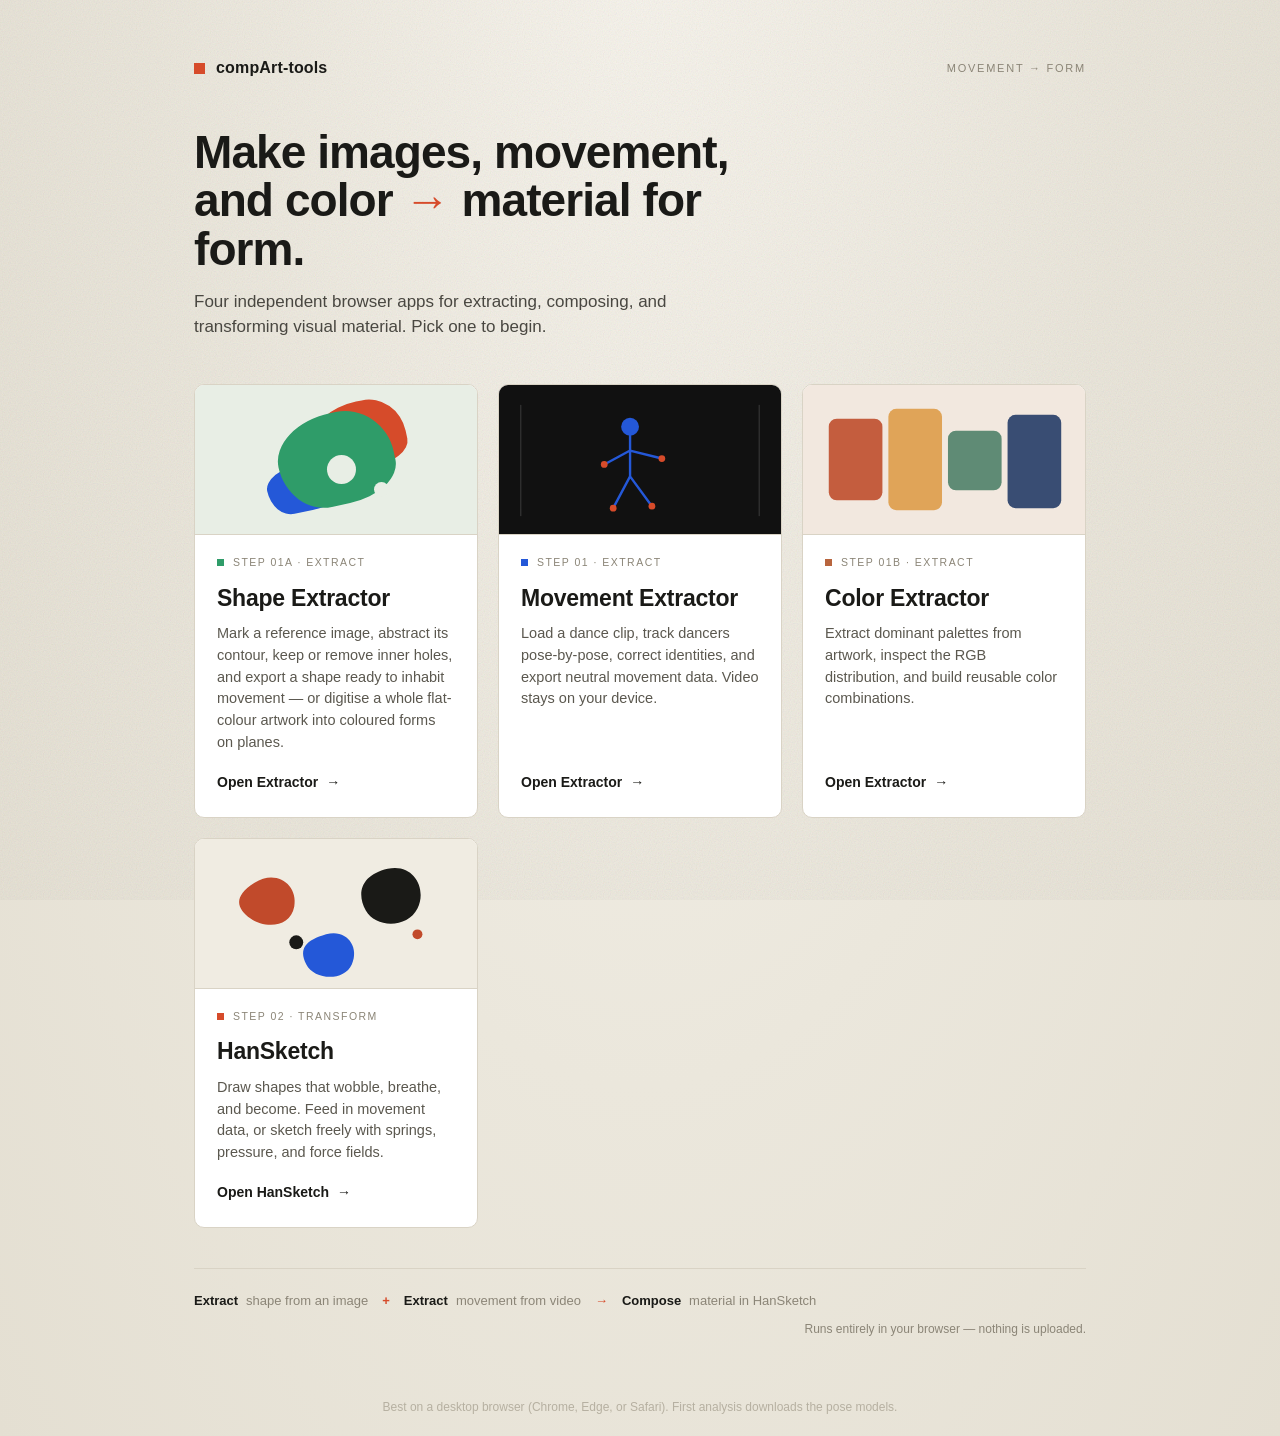
<file: index.html>
<!doctype html>
<html lang="en">
<head>
<meta charset="utf-8">
<meta name="viewport" content="width=device-width, initial-scale=1">
<title>compArt-tools — Experimental Apps</title>
<style>
  :root{
    --paper:#ebe7dc; --panel:#f5f2ea; --surface:#ffffff;
    --ink:#1a1a17; --muted:#8b8577; --faint:#b6b0a1; --line:#d9d3c5;
    --accent:#d64b2a; --blue:#2458d8;
    --font:"Helvetica Neue",Helvetica,Arial,system-ui,sans-serif;
  }
  *{box-sizing:border-box}
  html,body{margin:0;min-height:100%}
  body{
    font:16px/1.5 var(--font); color:var(--ink);
    background:radial-gradient(ellipse at 50% -10%, #f8f5ee 0%, var(--paper) 55%, #e4dfd2 100%);
    -webkit-font-smoothing:antialiased;
    min-height:100dvh; display:flex; flex-direction:column;
  }
  /* faint paper grain */
  body::before{
    content:""; position:fixed; inset:0; pointer-events:none; z-index:0; opacity:.35;
    mix-blend-mode:multiply;
    background-image:url("data:image/svg+xml,%3Csvg xmlns='http://www.w3.org/2000/svg' width='140' height='140'%3E%3Cfilter id='n'%3E%3CfeTurbulence type='fractalNoise' baseFrequency='0.85' numOctaves='2' stitchTiles='stitch'/%3E%3C/filter%3E%3Crect width='100%25' height='100%25' filter='url(%23n)' opacity='0.45'/%3E%3C/svg%3E");
  }
  .wrap{position:relative; z-index:1; width:100%; max-width:940px; margin:0 auto; padding:56px 24px 40px; flex:1 0 auto;}

  header.top{display:flex; align-items:center; gap:11px; margin-bottom:48px;}
  header.top .mark{width:11px; height:11px; background:var(--accent); flex:none}
  header.top .name{font-weight:700; letter-spacing:.01em}
  header.top .eyebrow{margin-left:auto; font-size:11px; text-transform:uppercase; letter-spacing:.16em; color:var(--muted)}

  .lede{max-width:620px; margin:0 0 44px}
  .lede h1{font-size:clamp(30px,5vw,46px); line-height:1.05; letter-spacing:-0.02em; margin:0 0 16px; font-weight:700}
  .lede h1 .arrow{color:var(--accent)}
  .lede p{margin:0; font-size:17px; color:#494741; max-width:56ch}

  .cards{display:grid; grid-template-columns:repeat(3,minmax(0,1fr)); gap:20px}
  @media(max-width:900px){.cards{grid-template-columns:repeat(2,minmax(0,1fr))}}
  @media(max-width:680px){.cards{grid-template-columns:1fr}}

  .card{
    position:relative; display:flex; flex-direction:column; overflow:hidden;
    background:var(--surface); border:1px solid var(--line); border-radius:10px;
    text-decoration:none; color:inherit;
    transition:transform .18s ease, box-shadow .18s ease, border-color .18s ease;
  }
  .card:hover{transform:translateY(-3px); box-shadow:0 16px 40px #2b241a1f; border-color:var(--ink)}
  .card:focus-visible{outline:2px solid var(--blue); outline-offset:3px}

  .card .art{height:150px; position:relative; overflow:hidden; border-bottom:1px solid var(--line)}
  .card .art svg{position:absolute; inset:0; width:100%; height:100%}
  .card--hs .art{background:#f0ece2}
  .card--me .art{background:#111}
  .card--se .art{background:#e8eee5}
  .card--ce .art{background:#f2e8df}
  .shape-art{position:absolute; inset:0; overflow:hidden}
  .shape-art::before{content:""; position:absolute; width:116px; height:92px; left:50%; top:50%; transform:translate(-50%,-50%) rotate(-12deg); background:#2f9c69; border-radius:53% 42% 46% 38% / 46% 55% 36% 54%; box-shadow:28px -18px 0 -12px #d64b2a, -38px 21px 0 -22px #2458d8}
  .shape-art::after{content:""; position:absolute; width:29px; height:29px; left:50%; top:50%; transform:translate(-9px,-4px); background:#e8eee5; border-radius:50%; box-shadow:40px 20px 0 -7px #e8eee5}

  .card .body{padding:20px 22px 24px; display:flex; flex-direction:column; gap:8px; flex:1}
  .card .kicker{display:flex; align-items:center; gap:9px; font-size:10.5px; text-transform:uppercase; letter-spacing:.14em; color:var(--muted)}
  .card .kicker::before{content:""; width:7px; height:7px; flex:none}
  .card--hs .kicker::before{background:var(--accent)}
  .card--me .kicker::before{background:var(--blue)}
  .card--se .kicker::before{background:#2f9c69}
  .card--ce .kicker::before{background:#b8653e}
  .card h2{margin:2px 0 0; font-size:23px; letter-spacing:-0.01em; font-weight:700}
  .card p{margin:0; color:#5b584f; font-size:14.5px; flex:1}
  .card .go{display:inline-flex; align-items:center; gap:8px; margin-top:10px; font-weight:600; font-size:14px}
  .card .go .chev{transition:transform .18s ease}
  .card:hover .go .chev{transform:translateX(4px)}

  .pipeline{margin:40px 0 0; padding-top:22px; border-top:1px solid var(--line);
    display:flex; flex-wrap:wrap; align-items:center; gap:10px 14px; font-size:13px; color:var(--muted)}
  .pipeline strong{color:var(--ink); font-weight:600}
  .pipeline .step{display:inline-flex; align-items:center; gap:8px}
  .pipeline .sep{color:var(--accent); font-weight:700}
  .pipeline .priv{margin-left:auto; font-size:12px}

  footer.foot{position:relative; z-index:1; text-align:center; padding:20px; font-size:12px; color:var(--faint)}
</style>
</head>
<body>
  <div class="wrap">
    <header class="top">
      <span class="mark" aria-hidden="true"></span>
      <span class="name">compArt-tools</span>
      <span class="eyebrow">Movement → Form</span>
    </header>

    <div class="lede">
      <h1>Make images, movement, and color <span class="arrow">→</span> material for form.</h1>
      <p>Four independent browser apps for extracting, composing, and transforming visual material. Pick one to begin.</p>
    </div>

    <div class="cards">
      <!-- Shape Extractor -->
      <a class="card card--se" href="apps/shape-extractor/index.html">
        <div class="art" aria-hidden="true"><div class="shape-art"></div></div>
        <div class="body">
          <span class="kicker">Step 01A · Extract</span>
          <h2>Shape Extractor</h2>
          <p>Mark a reference image, abstract its contour, keep or remove inner holes, and export a shape ready to inhabit movement — or digitise a whole flat-colour artwork into coloured forms on planes.</p>
          <span class="go">Open Extractor <span class="chev">→</span></span>
        </div>
      </a>

      <!-- Movement Extractor -->
      <a class="card card--me" href="apps/movement-extractor/index.html">
        <div class="art" aria-hidden="true">
          <svg viewBox="0 0 320 150" preserveAspectRatio="xMidYMid slice">
            <g stroke="#2458d8" stroke-width="2.4" fill="none" stroke-linecap="round" stroke-linejoin="round">
              <circle cx="150" cy="42" r="9" fill="#2458d8" stroke="none"/>
              <path d="M150 51 L150 92 M150 66 L124 80 M150 66 L182 74 M150 92 L133 124 M150 92 L172 122"/>
            </g>
            <g fill="#d64b2a"><circle cx="124" cy="80" r="3.4"/><circle cx="182" cy="74" r="3.4"/><circle cx="133" cy="124" r="3.4"/><circle cx="172" cy="122" r="3.4"/></g>
            <g stroke="#ffffff" stroke-width="1" opacity=".18"><path d="M40 20 V132 M280 20 V132"/></g>
          </svg>
        </div>
        <div class="body">
          <span class="kicker">Step 01 · Extract</span>
          <h2>Movement Extractor</h2>
          <p>Load a dance clip, track dancers pose-by-pose, correct identities, and export neutral movement data. Video stays on your device.</p>
          <span class="go">Open Extractor <span class="chev">→</span></span>
        </div>
      </a>

      <!-- Color Extractor -->
      <a class="card card--ce" href="apps/color-extractor/index.html">
        <div class="art" aria-hidden="true">
          <svg viewBox="0 0 320 150" preserveAspectRatio="xMidYMid slice">
            <rect x="44" y="34" width="54" height="82" rx="8" fill="#c45d3e"/>
            <rect x="104" y="24" width="54" height="102" rx="8" fill="#e0a458"/>
            <rect x="164" y="46" width="54" height="60" rx="8" fill="#5f8b75"/>
            <rect x="224" y="30" width="54" height="94" rx="8" fill="#394d73"/>
          </svg>
        </div>
        <div class="body">
          <span class="kicker">Step 01B · Extract</span>
          <h2>Color Extractor</h2>
          <p>Extract dominant palettes from artwork, inspect the RGB distribution, and build reusable color combinations.</p>
          <span class="go">Open Extractor <span class="chev">→</span></span>
        </div>
      </a>

      <!-- HanSketch -->
      <a class="card card--hs" href="apps/hansketch/">
        <div class="art" aria-hidden="true">
          <svg viewBox="0 0 320 150" preserveAspectRatio="xMidYMid slice">
            <path d="M78 44c22-14 44 2 40 24s-30 22-44 12-18-22 4-36z" fill="#c14a2b"/>
            <path d="M212 30c26-6 40 20 30 40s-42 20-52 2 -4-36 22-42z" fill="#1a1a17"/>
            <path d="M150 96c20-6 34 12 26 30s-38 16-46 0 0-24 20-30z" fill="#2458d8"/>
            <circle cx="120" cy="104" r="7" fill="#1a1a17"/>
            <circle cx="242" cy="96" r="5" fill="#c14a2b"/>
          </svg>
        </div>
        <div class="body">
          <span class="kicker">Step 02 · Transform</span>
          <h2>HanSketch</h2>
          <p>Draw shapes that wobble, breathe, and become. Feed in movement data, or sketch freely with springs, pressure, and force fields.</p>
          <span class="go">Open HanSketch <span class="chev">→</span></span>
        </div>
      </a>
    </div>

    <div class="pipeline">
      <span class="step"><strong>Extract</strong> shape from an image</span>
      <span class="sep">+</span>
      <span class="step"><strong>Extract</strong> movement from video</span>
      <span class="sep">→</span>
      <span class="step"><strong>Compose</strong> material in HanSketch</span>
      <span class="priv">Runs entirely in your browser — nothing is uploaded.</span>
    </div>
  </div>

  <footer class="foot">Best on a desktop browser (Chrome, Edge, or Safari). First analysis downloads the pose models.</footer>
</body>
</html>
</file>
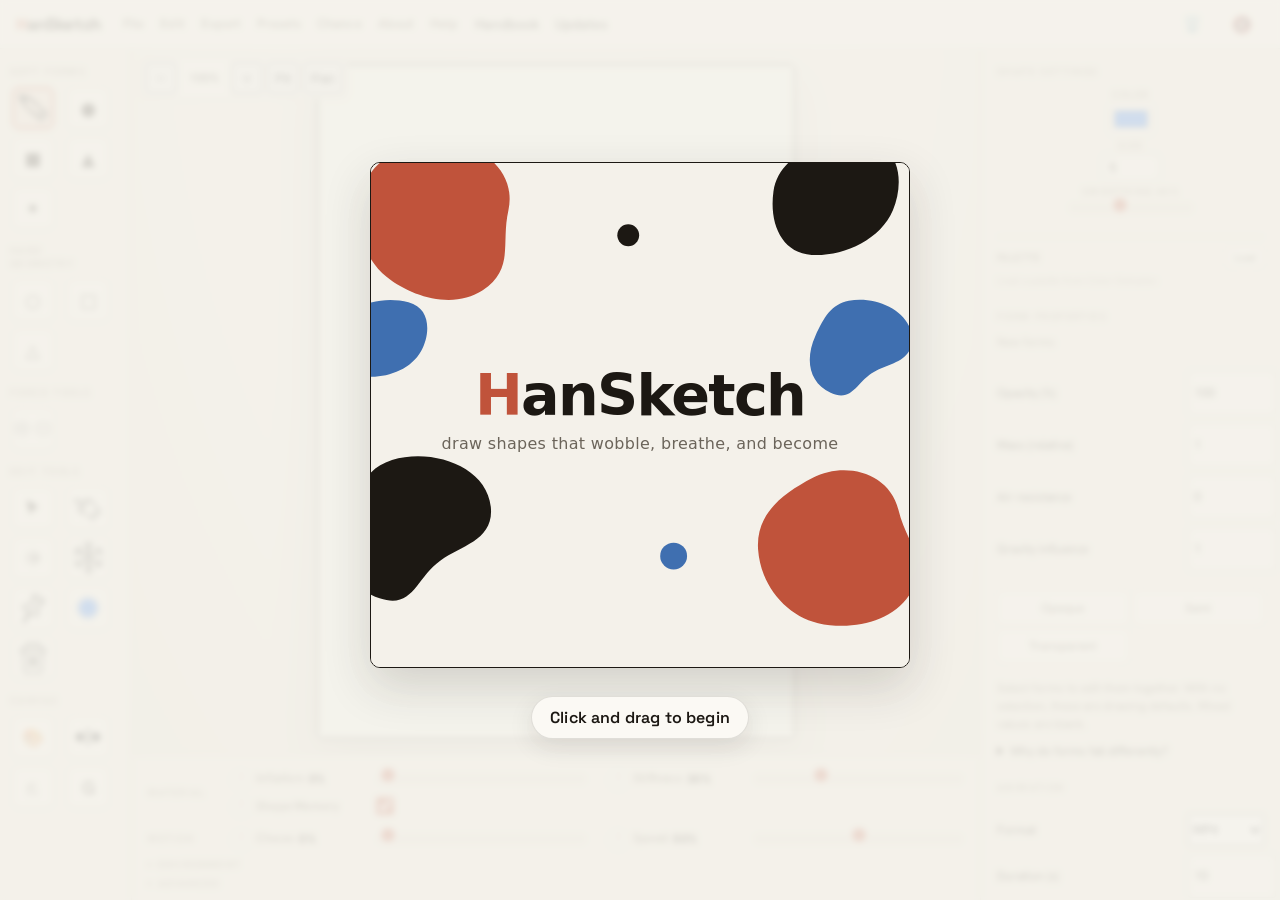
<file: apps/hansketch/index.html>
<!doctype html>
<meta charset="utf-8">
<meta http-equiv="refresh" content="0;url=./hansketch.html">
<script>location.replace('./hansketch.html');</script>
<title>Opening HanSketch…</title>
<p>Opening <a href="./hansketch.html">HanSketch</a>…</p>
</file>
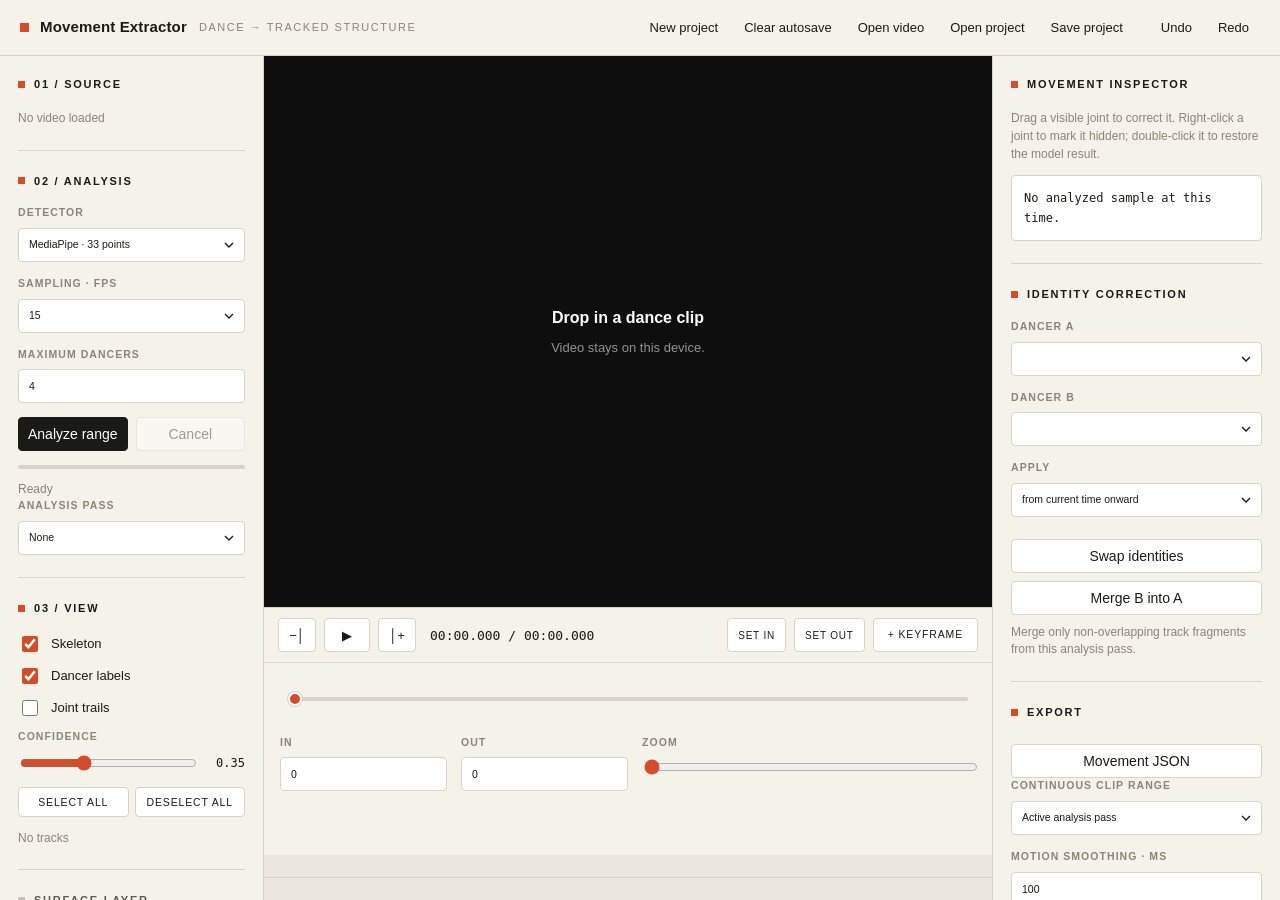
<file: apps/movement-extractor/index.html>
<!doctype html>
<html lang="en">
<head>
  <meta charset="utf-8">
  <meta name="viewport" content="width=device-width,initial-scale=1">
  <title>Movement Extractor</title>
  <link rel="stylesheet" href="styles.css">
</head>
<body>
  <header class="topbar">
    <div class="brand"><strong>Movement Extractor</strong><span class="subtitle">dance → tracked structure</span></div>
    <nav>
      <button id="newProject">New project</button>
      <button id="clearAutosave" title="Delete the saved browser project without clearing model downloads">Clear autosave</button>
      <label class="button">Open video<input id="videoInput" type="file" accept="video/mp4,video/webm,video/quicktime" hidden></label>
      <button id="openProject">Open project</button><input id="projectInput" type="file" accept="application/json,.json" hidden>
      <button id="saveProject">Save project</button>
      <button id="undoBtn" title="Undo correction">Undo</button><button id="redoBtn" title="Redo correction">Redo</button>
    </nav>
  </header>

  <main class="workspace">
    <aside class="panel controls">
      <section><h2>01 / Source</h2><div id="sourceMeta" class="muted">No video loaded</div></section>
      <section>
        <h2>02 / Analysis</h2>
        <label>Detector<select id="detector"><option value="mediapipe">MediaPipe · 33 points</option><option value="movenet">MoveNet MultiPose · 17 points</option></select></label>
        <label>Sampling · fps<select id="sampleRate"><option>5</option><option>10</option><option selected>15</option><option>30</option></select></label>
        <label>Maximum dancers<input id="maxPoses" type="number" min="1" max="6" value="4"></label>
        <div class="row"><button id="analyzeBtn" class="primary">Analyze range</button><button id="cancelBtn" disabled>Cancel</button></div>
        <progress id="progress" value="0" max="1"></progress><div id="status" class="muted">Ready</div>
        <label>Analysis pass<select id="passSelect"><option value="">None</option></select></label>
      </section>
      <section>
        <h2>03 / View</h2>
        <label><input id="showSkeleton" type="checkbox" checked> Skeleton</label>
        <label><input id="showLabels" type="checkbox" checked> Dancer labels</label>
        <label><input id="showTrails" type="checkbox"> Joint trails</label>
        <label class="slider">Confidence<span class="slider-row"><input id="confidence" type="range" min="0" max="1" value="0.35" step="0.05"><output id="confidenceOut">0.35</output></span></label>
        <div class="visibility-actions"><button id="showAllDancers">Select all</button><button id="hideAllDancers">Deselect all</button></div>
        <div id="dancerList" class="dancer-list muted">No tracks</div>
      </section>
      <section class="future"><h2>Surface layer</h2><p>Silhouette and body-plane extraction is reserved for the next research stage.</p></section>
    </aside>

    <section class="stage-column">
      <div class="stage" id="stage" aria-label="Video drop area">
        <video id="video" playsinline></video><canvas id="overlay"></canvas>
        <div id="emptyState"><strong>Drop in a dance clip</strong><span>Video stays on this device.</span></div>
      </div>
      <div class="transport">
        <button id="prevFrame" title="Previous frame">−│</button><button id="playBtn">▶</button><button id="nextFrame" title="Next frame">│+</button>
        <span id="timeReadout">00:00.000 / 00:00.000</span>
        <button id="setInBtn">Set In</button><button id="setOutBtn">Set Out</button>
        <button id="keyframeBtn">+ Keyframe</button>
      </div>
      <div class="timeline-wrap">
        <div class="timeline-track"><div id="analysisBands" class="analysis-bands"></div><div id="selectedRangeBand" class="selected-range-band"></div><span id="inMarker" class="range-marker in-marker">IN</span><span id="outMarker" class="range-marker out-marker">OUT</span><input id="scrubber" type="range" min="0" max="1" value="0" step="0.001"></div>
        <div class="range-grid"><label>In<input id="rangeIn" type="number" min="0" value="0" step="0.01"></label><label>Out<input id="rangeOut" type="number" min="0" value="0" step="0.01"></label><label>Zoom<input id="timelineZoom" type="range" min="1" max="8" value="1"></label></div>
        <div id="keyframes" class="keyframes"></div>
      </div>
    </section>

    <aside class="panel inspector">
      <section><h2>Movement inspector</h2><p class="muted">Drag a visible joint to correct it. Right-click a joint to mark it hidden; double-click it to restore the model result.</p><div id="sampleInfo" class="sample-info">No analyzed sample at this time.</div></section>
      <section>
        <h2>Identity correction</h2>
        <label>Dancer A<select id="swapA"></select></label><label>Dancer B<select id="swapB"></select></label>
        <label>Apply<select id="swapMode"><option value="forward">from current time onward</option><option value="range">inside analysis range</option></select></label>
        <button id="swapBtn">Swap identities</button>
        <button id="mergeFragmentsBtn">Merge B into A</button>
        <p class="muted identity-note">Merge only non-overlapping track fragments from this analysis pass.</p>
      </section>
      <section>
        <h2>Export</h2>
        <button id="exportMovement">Movement JSON</button>
        <label>Continuous clip range<select id="motionClipRange"><option value="pass" selected>Active analysis pass</option><option value="selection">Current In / Out</option></select></label>
        <label>Motion smoothing · ms<input id="motionSmoothing" type="number" min="0" max="250" step="10" value="100"></label>
        <label>Fill gaps up to · s<input id="motionGap" type="number" min="0" max="1" step="0.01" value="0.25"></label>
        <button id="exportMotionClip">Continuous Motion Clip</button>
        <div id="motionClipStatus" class="muted motion-clip-status">Analyze a range to export continuous motion.</div>
        <hr>
        <label>Geometry<select id="geometryMode"><option value="skeleton">Skeleton chains</option><option value="trajectories">Joint trajectories</option><option value="bodyPaths">Body paths</option></select></label>
        <label>Canvas<div class="row"><input id="canvasW" type="number" value="500" min="64"><span>×</span><input id="canvasH" type="number" value="500" min="64"></div></label>
        <label>Base radius<input id="baseRadius" type="number" value="5" min="0.1" step="0.1"></label>
        <label>Velocity scale<input id="velocityScale" type="number" value="1" min="0" step="0.1"></label>
        <div class="export-actions"><button id="previewBtn">Preview</button><button id="exportHan" class="primary">HanSketch JSON</button></div>
      </section>
    </aside>
  </main>
  <div id="previewBackdrop" class="preview-backdrop" hidden>
    <div class="preview-dialog" role="dialog" aria-modal="true" aria-labelledby="previewTitle">
      <header><div><h3 id="previewTitle">Dynamic movement preview</h3><span id="previewModeLabel"></span></div><button id="previewClose" aria-label="Close preview">×</button></header>
      <div class="preview-canvas-wrap"><canvas id="previewCanvas" width="500" height="500"></canvas></div>
      <footer>
        <button id="previewRestart">Restart</button><button id="previewPlay">Pause</button><button id="previewGif">Save GIF</button>
        <label>Speed<select id="previewSpeed"><option value="0.25">0.25×</option><option value="0.5">0.5×</option><option value="1" selected>1×</option><option value="1.5">1.5×</option><option value="2">2×</option></select></label>
        <label class="preview-check"><input id="previewLoop" type="checkbox" checked> Loop</label><label class="preview-check"><input id="previewBlur" type="checkbox" checked> Motion blur</label>
        <output id="previewTime">00:00.000</output>
      </footer>
    </div>
  </div>
  <div id="toast" role="status"></div>
  <script type="module" src="app.js"></script>
</body>
</html>
</file>
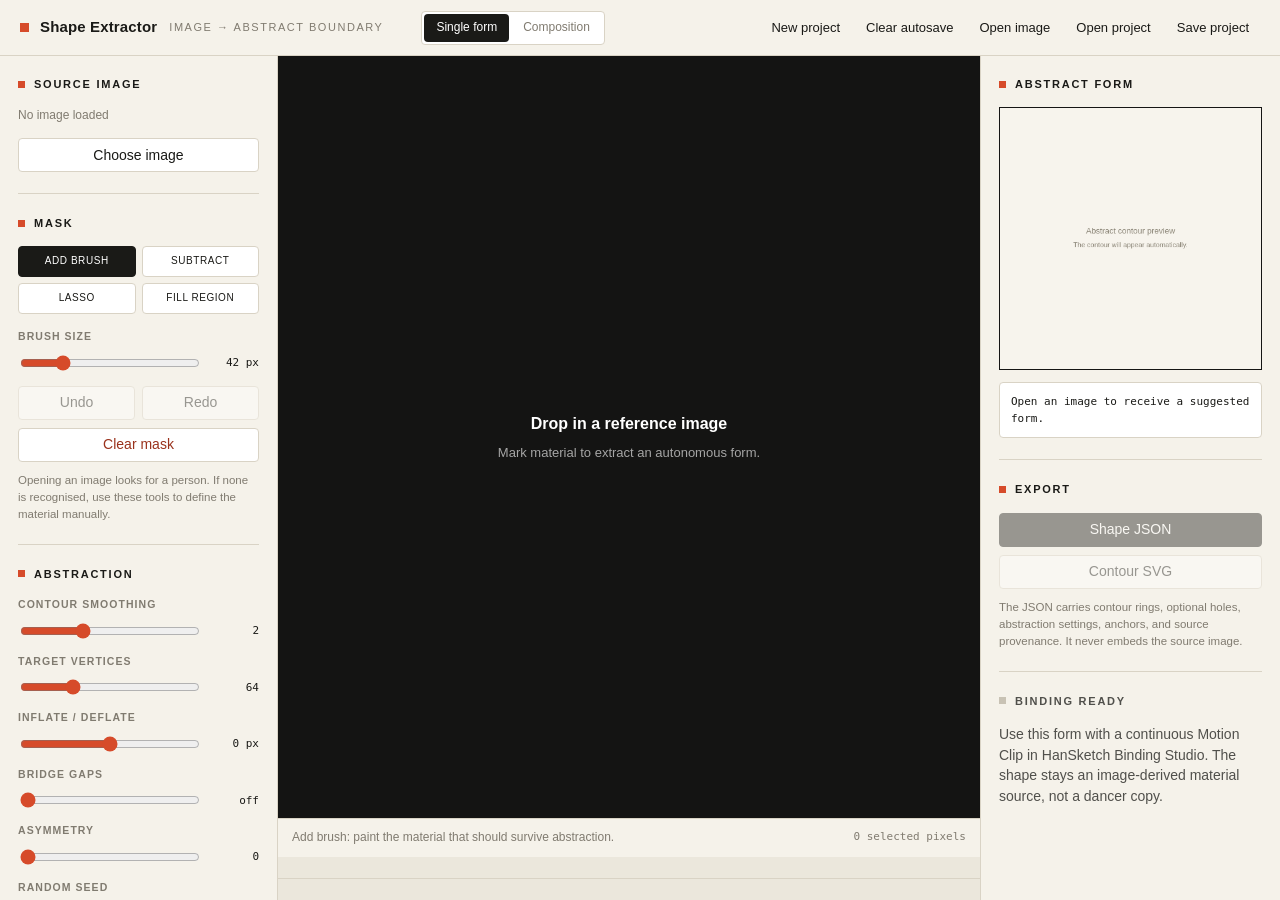
<file: apps/shape-extractor/index.html>
<!doctype html>
<html lang="en">
<head>
  <meta charset="utf-8">
  <meta name="viewport" content="width=device-width,initial-scale=1">
  <meta name="color-scheme" content="light">
  <title>Shape Extractor</title>
  <link rel="stylesheet" href="styles.css">
</head>
<body>
  <header class="topbar">
    <div class="brand"><strong>Shape Extractor</strong><span class="subtitle">image → abstract boundary</span></div>
    <div class="mode-switch" role="tablist" aria-label="Mode">
      <button data-mode="single" role="tab" aria-selected="true" class="active" title="One form from a marked area of an image">Single form</button>
      <button data-mode="composition" role="tab" aria-selected="false" title="Every coloured form of an artwork, stacked on planes">Composition</button>
    </div>
    <nav aria-label="Project actions">
      <button id="newProject">New project</button>
      <button id="clearAutosave" title="Delete only the browser's saved Shape Extractor project">Clear autosave</button>
      <label class="button">Open image<input id="imageInput" type="file" accept="image/png,image/jpeg,image/webp" hidden></label>
      <button id="openProject">Open project</button><input id="projectInput" type="file" accept="application/json,.json" hidden>
      <button id="saveProject">Save project</button>
    </nav>
  </header>

  <main class="workspace" id="singleWorkspace">
    <aside class="panel controls">
      <section>
        <h2>Source image</h2>
        <div id="sourceMeta" class="muted">No image loaded</div>
        <label class="button full-button">Choose image<input id="imageInputSide" type="file" accept="image/png,image/jpeg,image/webp" hidden></label>
      </section>

      <section>
        <h2>Mask</h2>
        <div class="tool-grid" role="group" aria-label="Mask tools">
          <button class="tool active" data-tool="add" aria-pressed="true">Add brush</button>
          <button class="tool" data-tool="subtract" aria-pressed="false">Subtract</button>
          <button class="tool" data-tool="lasso" aria-pressed="false">Lasso</button>
          <button class="tool" data-tool="fill" aria-pressed="false">Fill region</button>
        </div>
        <label class="slider">Brush size<span class="slider-row"><input id="brushSize" type="range" min="4" max="180" value="42"><output id="brushSizeOut">42 px</output></span></label>
        <div class="row"><button id="undoBtn" disabled>Undo</button><button id="redoBtn" disabled>Redo</button></div>
        <button id="clearMask" class="danger">Clear mask</button>
        <p id="suggestionStatus" class="hint" role="status" aria-live="polite" aria-busy="false"><span class="recognition-status-row"><span class="recognition-spinner" aria-hidden="true"></span><span id="suggestionText">Opening an image looks for a person. If none is recognised, use these tools to define the material manually.</span></span><span id="recognitionProgress" class="recognition-progress" role="progressbar" aria-label="AI person recognition progress" aria-valuemin="0" aria-valuemax="100" aria-valuetext="Not running" aria-hidden="true"><span></span></span></p>
      </section>

      <section>
        <h2>Abstraction</h2>
        <label class="slider">Contour smoothing<span class="slider-row"><input id="smoothing" type="range" min="0" max="6" value="2"><output id="smoothingOut">2</output></span></label>
        <label class="slider">Target vertices<span class="slider-row"><input id="targetVertices" type="range" min="16" max="192" step="4" value="64"><output id="targetVerticesOut">64</output></span></label>
        <label class="slider">Inflate / deflate<span class="slider-row"><input id="inflate" type="range" min="-80" max="80" value="0"><output id="inflateOut">0 px</output></span></label>
        <label class="slider">Bridge gaps<span class="slider-row"><input id="mergeGaps" type="range" min="0" max="12" value="0"><output id="mergeGapsOut">off</output></span></label>
        <label class="slider">Asymmetry<span class="slider-row"><input id="randomness" type="range" min="0" max="32" value="0"><output id="randomnessOut">0</output></span></label>
        <label>Random seed<input id="seed" type="text" value="form-01" spellcheck="false"></label>
        <div class="variation-block"><span>Seed variations</span><div id="variationList" class="variation-list"><button data-variation="1">01</button><button data-variation="2">02</button><button data-variation="3">03</button><button data-variation="4">04</button></div></div>
        <label class="check-row"><input id="allowHoles" type="checkbox"> Allow internal holes</label>
        <label class="slider hole-option">Minimum hole area<span class="slider-row"><input id="minHoleArea" type="range" min="20" max="3000" step="20" value="220"><output id="minHoleAreaOut">220 px²</output></span></label>
        <p class="hint">The contour preview updates automatically as the mask or controls change.</p>
      </section>

      <section>
        <h2>Semantic binding</h2>
        <label>Anchor target<select id="anchorKind">
          <option value="body_center">Body centre</option>
          <option value="head">Head</option>
          <option value="left_hand">Left hand</option>
          <option value="right_hand">Right hand</option>
          <option value="left_foot">Left foot</option>
          <option value="right_foot">Right foot</option>
          <option value="custom">Custom</option>
        </select></label>
        <button id="placeAnchor" class="full-button" aria-pressed="false">Place selected anchor</button>
        <button id="autoAnchors" class="full-button" disabled>Place detected anchors</button>
        <p class="hint">When a person is recognised, place the detected body anchors here. You can then drag every anchor directly on the image.</p>
        <div id="anchorList" class="anchor-list muted">No anchors placed</div>
      </section>
    </aside>

    <section class="stage-column">
      <div id="editorStage" class="editor-stage" aria-label="Image mask editor">
        <canvas id="editorCanvas"></canvas>
        <div id="emptyState" class="empty-state">
          <strong>Drop in a reference image</strong>
          <span>Mark material to extract an autonomous form.</span>
        </div>
        <div id="relinkState" class="relink-state" hidden>
          <strong>Relink the reference image</strong>
          <span>The saved project contains its mask and contour, not source pixels.</span>
          <label class="button">Relink image<input id="relinkInput" type="file" accept="image/png,image/jpeg,image/webp" hidden></label>
        </div>
      </div>
      <div class="stage-footer">
        <span id="toolHelp">Add brush: paint the material that should survive abstraction.</span>
        <span id="maskReadout" class="mono">0 selected pixels</span>
      </div>
    </section>

    <aside class="panel output-panel">
      <section>
        <h2>Abstract form</h2>
        <div class="preview-frame"><canvas id="previewCanvas" width="420" height="420"></canvas></div>
        <div id="shapeInfo" class="shape-info">Open an image to receive a suggested form.</div>
      </section>
      <section>
        <h2>Export</h2>
        <button id="exportShape" class="primary">Shape JSON</button>
        <button id="exportSvg">Contour SVG</button>
        <p class="hint">The JSON carries contour rings, optional holes, abstraction settings, anchors, and source provenance. It never embeds the source image.</p>
      </section>
      <section class="future">
        <h2>Binding ready</h2>
        <p>Use this form with a continuous Motion Clip in HanSketch Binding Studio. The shape stays an image-derived material source, not a dancer copy.</p>
      </section>
    </aside>
  </main>

  <!-- Composition mode (composition.js): a flat-colour artwork becomes several
       coloured forms stacked on planes, exported as an SVG HanSketch can import. -->
  <main class="workspace" id="compositionWorkspace" hidden>
    <aside class="panel controls">
      <section>
        <h2>Artwork</h2>
        <div id="compSourceMeta" class="muted">No image loaded</div>
        <label class="button full-button">Choose image<input id="compImageInput" type="file" accept="image/png,image/jpeg,image/webp" hidden></label>
        <p class="hint">Works best on flat colour: prints, collages, flat reproductions. Photos of reliefs work too, but their real shadows can turn into forms.</p>
      </section>

      <section>
        <h2>Colours</h2>
        <label class="slider">Colours to look for<span class="slider-row"><input id="compColours" type="range" min="2" max="10" step="1"><output id="compColoursOut"></output></span></label>
        <label class="slider">Merge similar colours<span class="slider-row"><input id="compMerge" type="range" min="0" max="40" step="1"><output id="compMergeOut"></output></span></label>
        <label class="slider">Smooth texture<span class="slider-row"><input id="compTexture" type="range" min="0" max="6" step="1"><output id="compTextureOut"></output></span></label>
        <p class="hint">Raise Merge when one painted colour splits into light and dark patches; lower it when two different colours become one.</p>
      </section>

      <section>
        <h2>Forms</h2>
        <label class="slider">Ignore specks below<span class="slider-row"><input id="compMinArea" type="range" min="0.02" max="2" step="0.02"><output id="compMinAreaOut"></output></span></label>
        <label class="check-row"><input id="compDropEdge" type="checkbox"> Leave out forms cut by the image edge</label>
        <label class="slider">Contour smoothing<span class="slider-row"><input id="compSmoothing" type="range" min="0" max="8" step="1"><output id="compSmoothingOut"></output></span></label>
        <label class="slider">Outline point spacing<span class="slider-row"><input id="compDetail" type="range" min="3" max="20" step="1"><output id="compDetailOut"></output></span></label>
        <button id="compReset" class="full-button">Reset settings</button>
      </section>
    </aside>

    <section class="stage-column">
      <div id="compStage" class="editor-stage comp-stage" aria-label="Composition analysis">
        <canvas id="compCanvas"></canvas>
        <div id="compEmpty" class="empty-state">
          <strong>Drop in an artwork</strong>
          <span>Each coloured form becomes a shape; forms inside forms are stacked on planes.</span>
        </div>
      </div>
      <div class="stage-footer">
        <span id="compStatus">Click a form to leave it out or bring it back.</span>
        <span id="compReadout" class="mono"></span>
      </div>
    </section>

    <aside class="panel output-panel">
      <section>
        <h2>Composition</h2>
        <div class="preview-frame"><canvas id="compPreview" width="420" height="420"></canvas></div>
        <div id="compInfo" class="shape-info">Open an artwork to digitise its forms.</div>
      </section>
      <section>
        <h2>Forms</h2>
        <div id="compFormList" class="comp-form-list"></div>
      </section>
      <section>
        <h2>Into HanSketch</h2>
        <button id="compSendBtn" class="primary" disabled>Open in HanSketch</button>
        <button id="compExportSvg" disabled>Download SVG</button>
        <p class="hint">Open in HanSketch hands the composition straight to your open HanSketch tab, or opens one. Each plane becomes a layer, with the forms in their colours and places. Download SVG keeps a file, also for Illustrator.</p>
      </section>
    </aside>
  </main>

  <div id="toast" role="status" aria-live="polite"></div>
  <script type="module" src="app.js?rev=20261014a"></script>
  <script type="module" src="composition.js?rev=20261014a"></script>
</body>
</html>
</file>
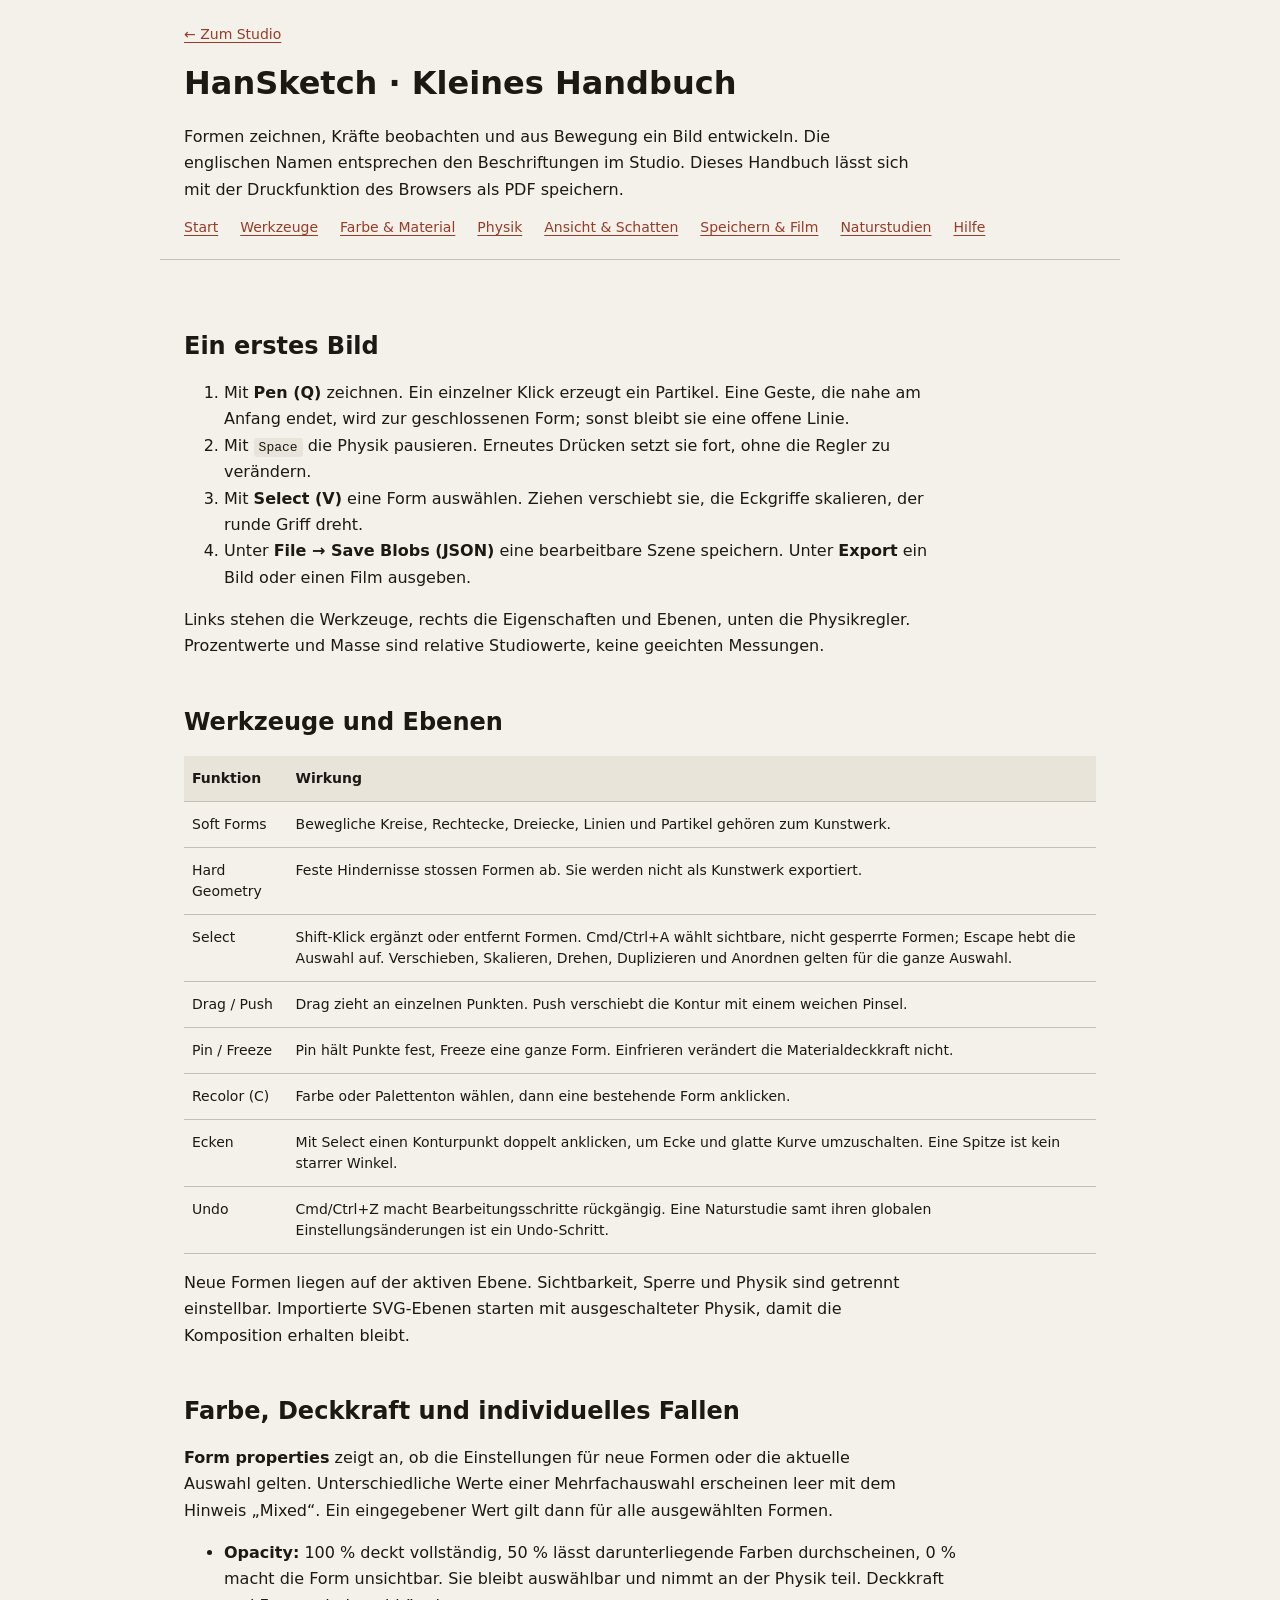
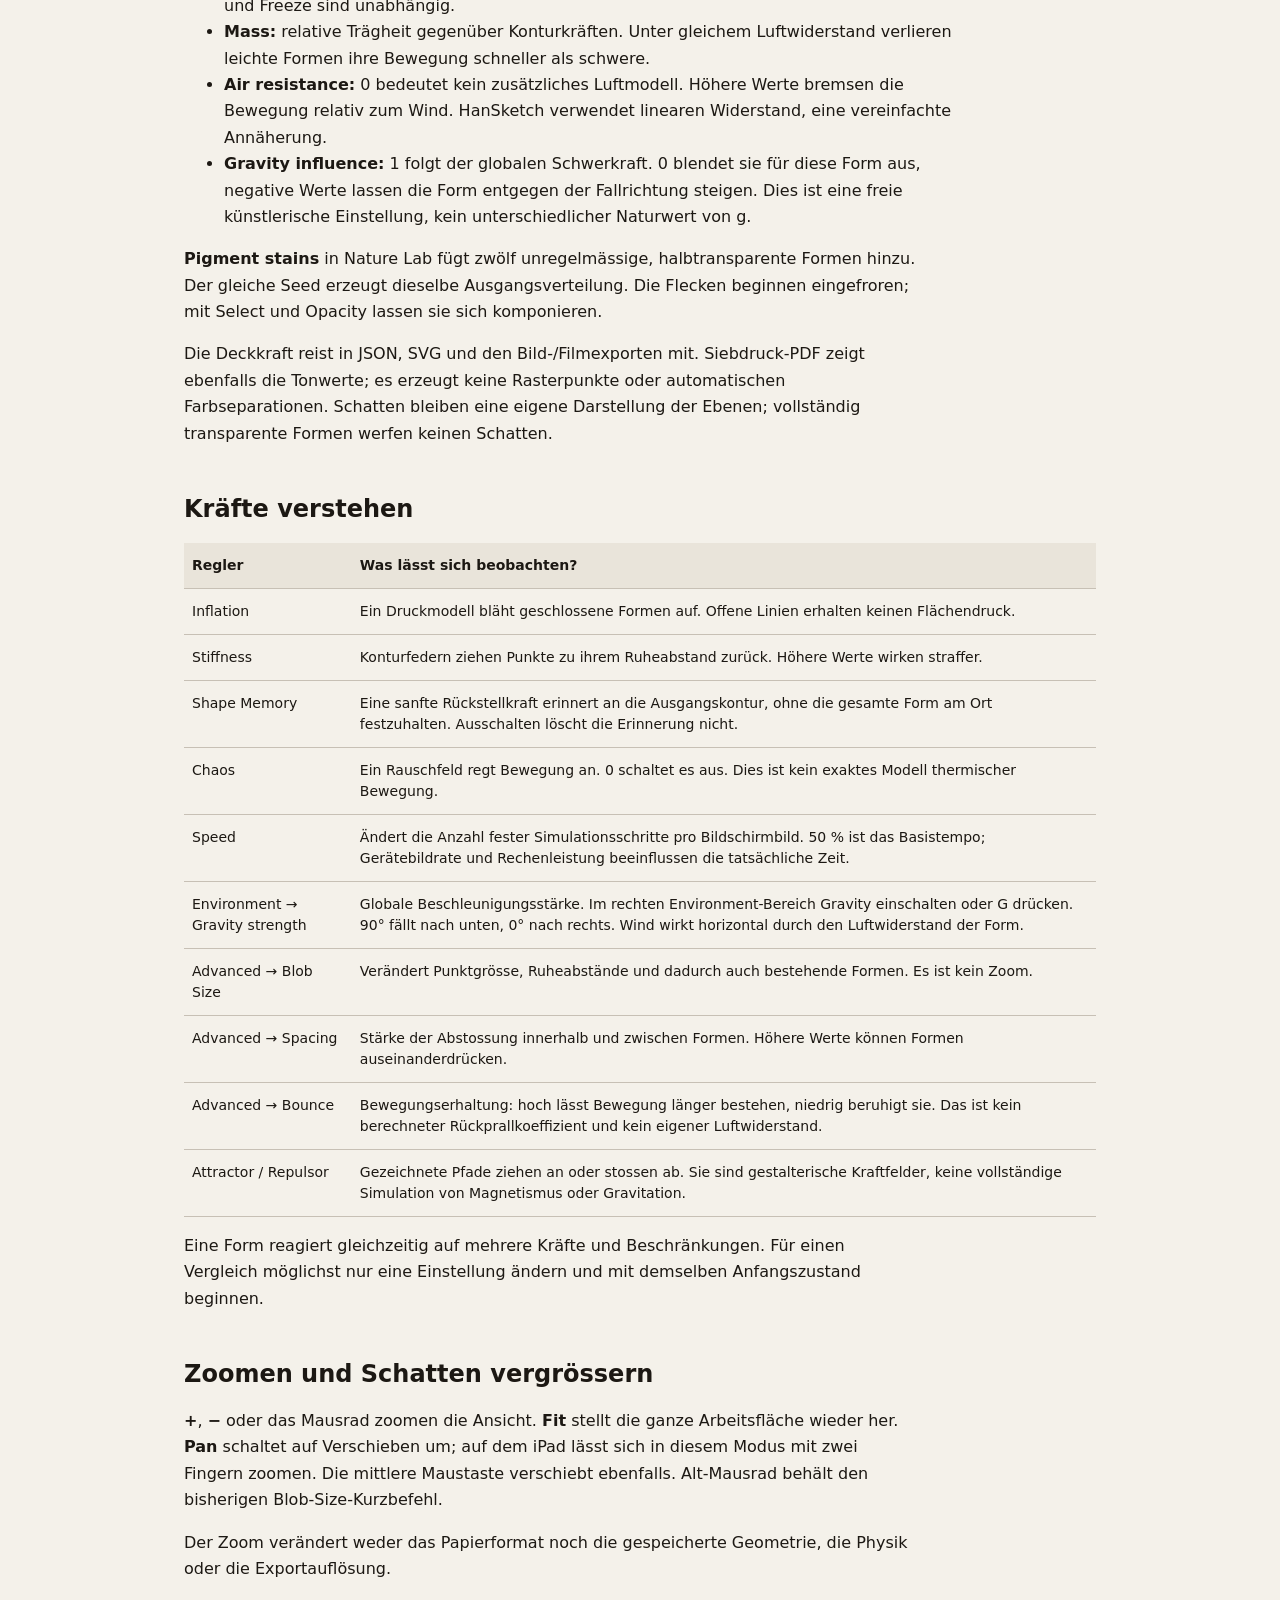
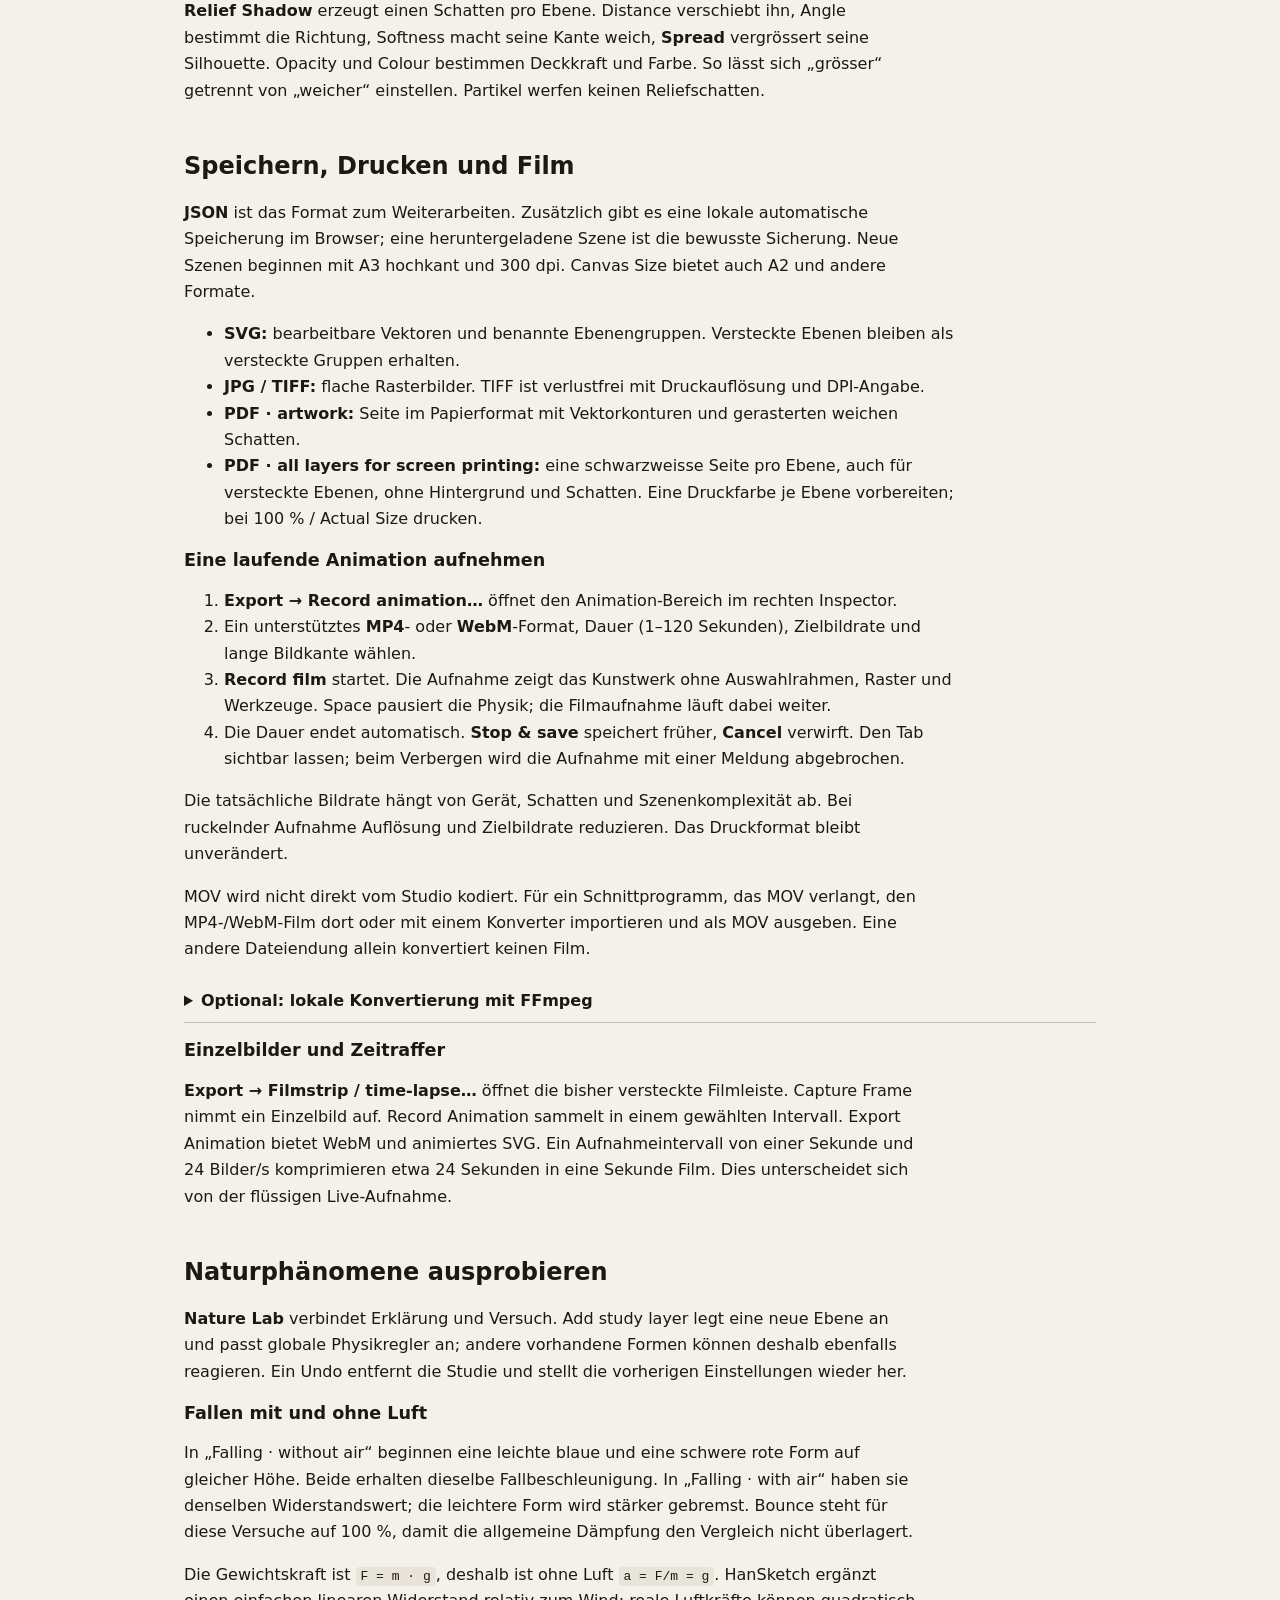
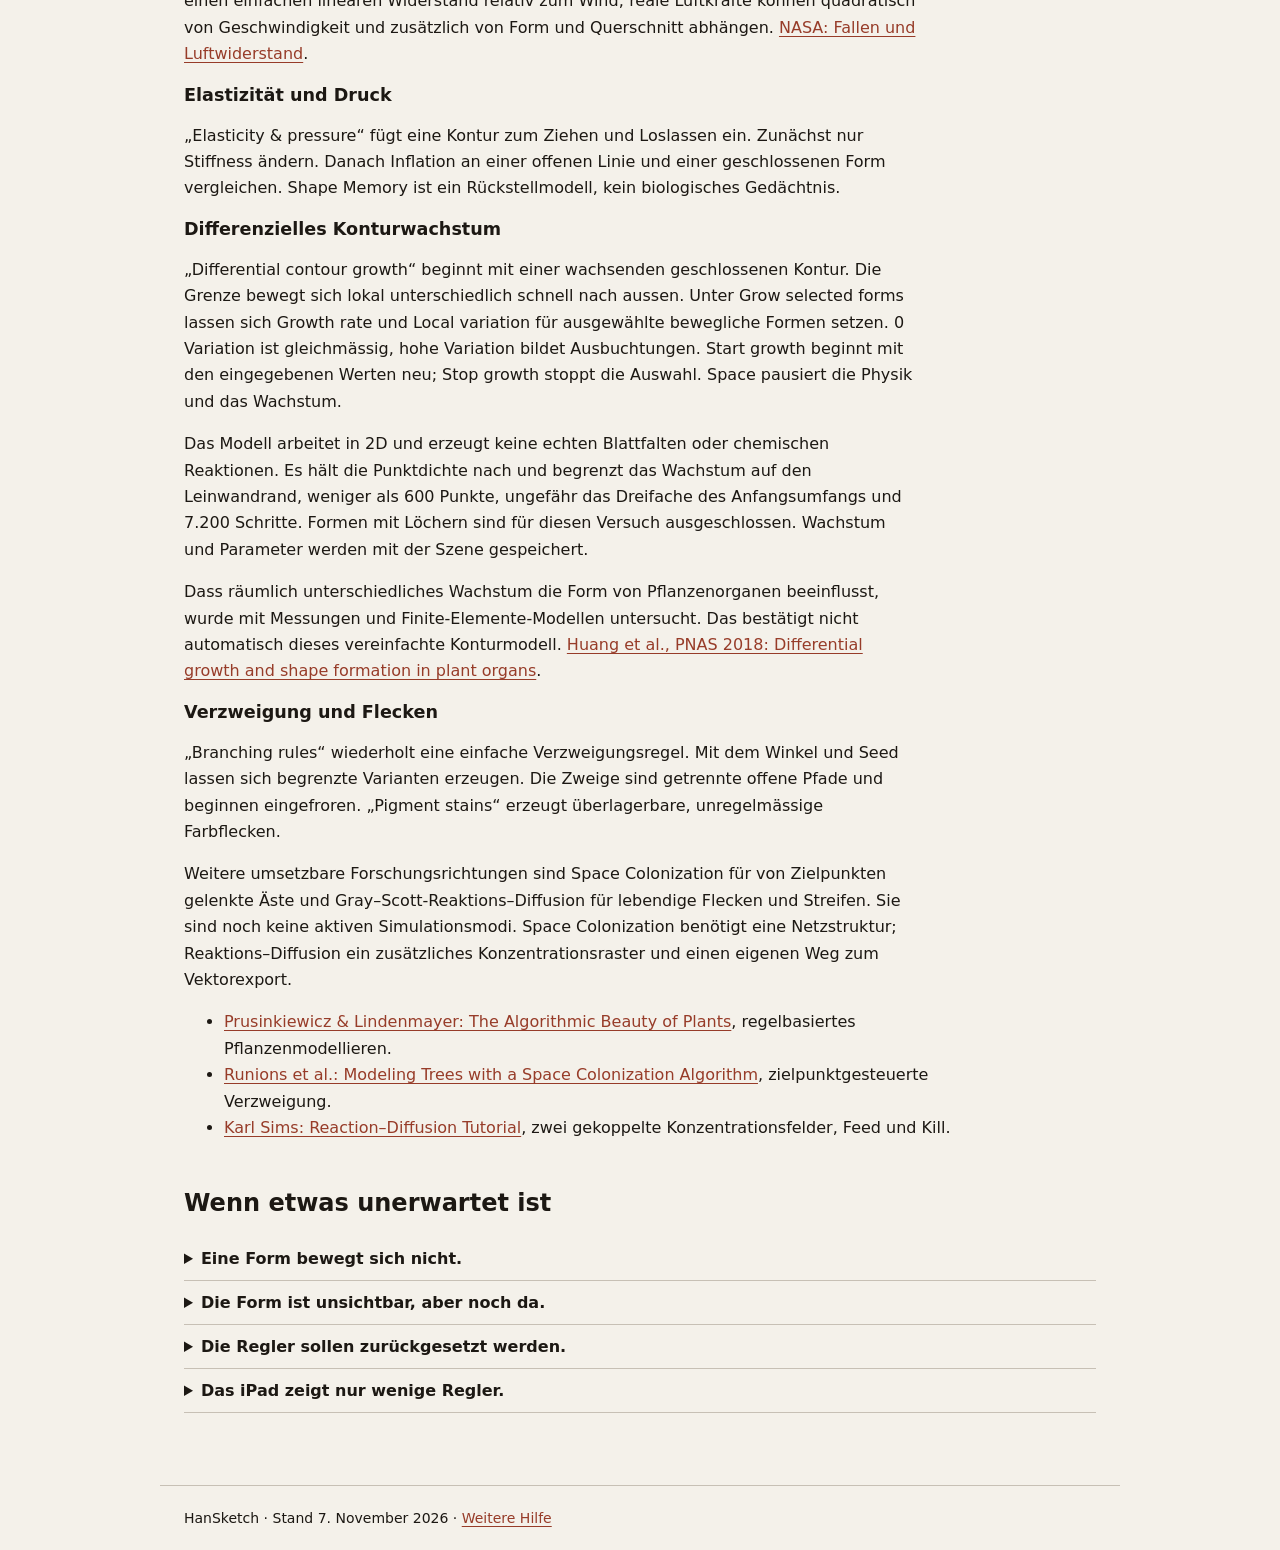
<file: apps/hansketch/handbook.html>
<!doctype html>
<html lang="de">
<head>
<meta charset="utf-8"><meta name="viewport" content="width=device-width,initial-scale=1">
<title>HanSketch · Handbuch</title>
<style>
:root { color-scheme: light; font-family: system-ui, sans-serif; color:#1c1813; background:#f4f1ea; }
* { box-sizing:border-box; } body { margin:0; } a { color:#973c29; text-underline-offset:3px; }
header, main, footer { max-width:960px; margin:auto; padding:24px; }
header { border-bottom:1px solid #c7c0b5; } header a { font-size:14px; } h1 { font-size:2rem; } h2 { font-size:1.5rem; margin-top:48px; } h3 { font-size:1.1rem; }
p, li { line-height:1.65; max-width:72ch; } h1,h2,h3 { text-wrap:balance; }
nav { display:flex; gap:12px 22px; flex-wrap:wrap; } section { scroll-margin-top:24px; }
.table-wrap { overflow:auto; } table { border-collapse:collapse; width:100%; font-size:14px; }
th,td { text-align:left; padding:12px 8px; border-bottom:1px solid #c7c0b5; vertical-align:top; line-height:1.5; }
th { background:#e9e4da; } kbd,code { background:#e9e4da; padding:2px 5px; border-radius:3px; }
details { padding:12px 0; border-bottom:1px solid #c7c0b5; } summary { cursor:pointer; font-weight:600; }
:focus-visible { outline:3px solid #973c29; outline-offset:4px; } footer { border-top:1px solid #c7c0b5; margin-top:48px; font-size:14px; }
@media print { :root { background:white; } header a, nav { display:none; } section { break-inside:avoid; } header,main,footer { max-width:none; padding:0; } h2 { margin-top:24px; } }
</style>
</head>
<body>
<header>
<a href="index.html">← Zum Studio</a>
<h1>HanSketch · Kleines Handbuch</h1>
<p>Formen zeichnen, Kräfte beobachten und aus Bewegung ein Bild entwickeln. Die englischen Namen entsprechen den Beschriftungen im Studio. Dieses Handbuch lässt sich mit der Druckfunktion des Browsers als PDF speichern.</p>
<nav aria-label="Inhalt"><a href="#start">Start</a><a href="#tools">Werkzeuge</a><a href="#material">Farbe &amp; Material</a><a href="#physics">Physik</a><a href="#view">Ansicht &amp; Schatten</a><a href="#export">Speichern &amp; Film</a><a href="#nature">Naturstudien</a><a href="#questions">Hilfe</a></nav>
</header>
<main>
<section id="start"><h2>Ein erstes Bild</h2>
<ol><li>Mit <strong>Pen (Q)</strong> zeichnen. Ein einzelner Klick erzeugt ein Partikel. Eine Geste, die nahe am Anfang endet, wird zur geschlossenen Form; sonst bleibt sie eine offene Linie.</li><li>Mit <kbd>Space</kbd> die Physik pausieren. Erneutes Drücken setzt sie fort, ohne die Regler zu verändern.</li><li>Mit <strong>Select (V)</strong> eine Form auswählen. Ziehen verschiebt sie, die Eckgriffe skalieren, der runde Griff dreht.</li><li>Unter <strong>File → Save Blobs (JSON)</strong> eine bearbeitbare Szene speichern. Unter <strong>Export</strong> ein Bild oder einen Film ausgeben.</li></ol>
<p>Links stehen die Werkzeuge, rechts die Eigenschaften und Ebenen, unten die Physikregler. Prozentwerte und Masse sind relative Studiowerte, keine geeichten Messungen.</p></section>
<section id="tools"><h2>Werkzeuge und Ebenen</h2>
<div class="table-wrap"><table><thead><tr><th>Funktion</th><th>Wirkung</th></tr></thead><tbody>
<tr><td>Soft Forms</td><td>Bewegliche Kreise, Rechtecke, Dreiecke, Linien und Partikel gehören zum Kunstwerk.</td></tr>
<tr><td>Hard Geometry</td><td>Feste Hindernisse stossen Formen ab. Sie werden nicht als Kunstwerk exportiert.</td></tr>
<tr><td>Select</td><td>Shift-Klick ergänzt oder entfernt Formen. Cmd/Ctrl+A wählt sichtbare, nicht gesperrte Formen; Escape hebt die Auswahl auf. Verschieben, Skalieren, Drehen, Duplizieren und Anordnen gelten für die ganze Auswahl.</td></tr>
<tr><td>Drag / Push</td><td>Drag zieht an einzelnen Punkten. Push verschiebt die Kontur mit einem weichen Pinsel.</td></tr>
<tr><td>Pin / Freeze</td><td>Pin hält Punkte fest, Freeze eine ganze Form. Einfrieren verändert die Materialdeckkraft nicht.</td></tr>
<tr><td>Recolor (C)</td><td>Farbe oder Palettenton wählen, dann eine bestehende Form anklicken.</td></tr>
<tr><td>Ecken</td><td>Mit Select einen Konturpunkt doppelt anklicken, um Ecke und glatte Kurve umzuschalten. Eine Spitze ist kein starrer Winkel.</td></tr>
<tr><td>Undo</td><td>Cmd/Ctrl+Z macht Bearbeitungsschritte rückgängig. Eine Naturstudie samt ihren globalen Einstellungsänderungen ist ein Undo-Schritt.</td></tr>
</tbody></table></div>
<p>Neue Formen liegen auf der aktiven Ebene. Sichtbarkeit, Sperre und Physik sind getrennt einstellbar. Importierte SVG-Ebenen starten mit ausgeschalteter Physik, damit die Komposition erhalten bleibt.</p></section>
<section id="material"><h2>Farbe, Deckkraft und individuelles Fallen</h2>
<p><strong>Form properties</strong> zeigt an, ob die Einstellungen für neue Formen oder die aktuelle Auswahl gelten. Unterschiedliche Werte einer Mehrfachauswahl erscheinen leer mit dem Hinweis „Mixed“. Ein eingegebener Wert gilt dann für alle ausgewählten Formen.</p>
<ul><li><strong>Opacity:</strong> 100 % deckt vollständig, 50 % lässt darunterliegende Farben durchscheinen, 0 % macht die Form unsichtbar. Sie bleibt auswählbar und nimmt an der Physik teil. Deckkraft und Freeze sind unabhängig.</li><li><strong>Mass:</strong> relative Trägheit gegenüber Konturkräften. Unter gleichem Luftwiderstand verlieren leichte Formen ihre Bewegung schneller als schwere.</li><li><strong>Air resistance:</strong> 0 bedeutet kein zusätzliches Luftmodell. Höhere Werte bremsen die Bewegung relativ zum Wind. HanSketch verwendet linearen Widerstand, eine vereinfachte Annäherung.</li><li><strong>Gravity influence:</strong> 1 folgt der globalen Schwerkraft. 0 blendet sie für diese Form aus, negative Werte lassen die Form entgegen der Fallrichtung steigen. Dies ist eine freie künstlerische Einstellung, kein unterschiedlicher Naturwert von g.</li></ul>
<p><strong>Pigment stains</strong> in Nature Lab fügt zwölf unregelmässige, halbtransparente Formen hinzu. Der gleiche Seed erzeugt dieselbe Ausgangsverteilung. Die Flecken beginnen eingefroren; mit Select und Opacity lassen sie sich komponieren.</p>
<p>Die Deckkraft reist in JSON, SVG und den Bild-/Filmexporten mit. Siebdruck-PDF zeigt ebenfalls die Tonwerte; es erzeugt keine Rasterpunkte oder automatischen Farbseparationen. Schatten bleiben eine eigene Darstellung der Ebenen; vollständig transparente Formen werfen keinen Schatten.</p></section>
<section id="physics"><h2>Kräfte verstehen</h2>
<div class="table-wrap"><table><thead><tr><th>Regler</th><th>Was lässt sich beobachten?</th></tr></thead><tbody>
<tr><td>Inflation</td><td>Ein Druckmodell bläht geschlossene Formen auf. Offene Linien erhalten keinen Flächendruck.</td></tr>
<tr><td>Stiffness</td><td>Konturfedern ziehen Punkte zu ihrem Ruheabstand zurück. Höhere Werte wirken straffer.</td></tr>
<tr><td>Shape Memory</td><td>Eine sanfte Rückstellkraft erinnert an die Ausgangskontur, ohne die gesamte Form am Ort festzuhalten. Ausschalten löscht die Erinnerung nicht.</td></tr>
<tr><td>Chaos</td><td>Ein Rauschfeld regt Bewegung an. 0 schaltet es aus. Dies ist kein exaktes Modell thermischer Bewegung.</td></tr>
<tr><td>Speed</td><td>Ändert die Anzahl fester Simulationsschritte pro Bildschirmbild. 50 % ist das Basistempo; Gerätebildrate und Rechenleistung beeinflussen die tatsächliche Zeit.</td></tr>
<tr><td>Environment → Gravity strength</td><td>Globale Beschleunigungsstärke. Im rechten Environment-Bereich Gravity einschalten oder G drücken. 90° fällt nach unten, 0° nach rechts. Wind wirkt horizontal durch den Luftwiderstand der Form.</td></tr>
<tr><td>Advanced → Blob Size</td><td>Verändert Punktgrösse, Ruheabstände und dadurch auch bestehende Formen. Es ist kein Zoom.</td></tr>
<tr><td>Advanced → Spacing</td><td>Stärke der Abstossung innerhalb und zwischen Formen. Höhere Werte können Formen auseinanderdrücken.</td></tr>
<tr><td>Advanced → Bounce</td><td>Bewegungserhaltung: hoch lässt Bewegung länger bestehen, niedrig beruhigt sie. Das ist kein berechneter Rückprallkoeffizient und kein eigener Luftwiderstand.</td></tr>
<tr><td>Attractor / Repulsor</td><td>Gezeichnete Pfade ziehen an oder stossen ab. Sie sind gestalterische Kraftfelder, keine vollständige Simulation von Magnetismus oder Gravitation.</td></tr>
</tbody></table></div>
<p>Eine Form reagiert gleichzeitig auf mehrere Kräfte und Beschränkungen. Für einen Vergleich möglichst nur eine Einstellung ändern und mit demselben Anfangszustand beginnen.</p></section>
<section id="view"><h2>Zoomen und Schatten vergrössern</h2>
<p><strong>+</strong>, <strong>−</strong> oder das Mausrad zoomen die Ansicht. <strong>Fit</strong> stellt die ganze Arbeitsfläche wieder her. <strong>Pan</strong> schaltet auf Verschieben um; auf dem iPad lässt sich in diesem Modus mit zwei Fingern zoomen. Die mittlere Maustaste verschiebt ebenfalls. Alt-Mausrad behält den bisherigen Blob-Size-Kurzbefehl.</p>
<p>Der Zoom verändert weder das Papierformat noch die gespeicherte Geometrie, die Physik oder die Exportauflösung.</p>
<p><strong>Relief Shadow</strong> erzeugt einen Schatten pro Ebene. Distance verschiebt ihn, Angle bestimmt die Richtung, Softness macht seine Kante weich, <strong>Spread</strong> vergrössert seine Silhouette. Opacity und Colour bestimmen Deckkraft und Farbe. So lässt sich „grösser“ getrennt von „weicher“ einstellen. Partikel werfen keinen Reliefschatten.</p></section>
<section id="export"><h2>Speichern, Drucken und Film</h2>
<p><strong>JSON</strong> ist das Format zum Weiterarbeiten. Zusätzlich gibt es eine lokale automatische Speicherung im Browser; eine heruntergeladene Szene ist die bewusste Sicherung. Neue Szenen beginnen mit A3 hochkant und 300 dpi. Canvas Size bietet auch A2 und andere Formate.</p>
<ul><li><strong>SVG:</strong> bearbeitbare Vektoren und benannte Ebenengruppen. Versteckte Ebenen bleiben als versteckte Gruppen erhalten.</li><li><strong>JPG / TIFF:</strong> flache Rasterbilder. TIFF ist verlustfrei mit Druckauflösung und DPI-Angabe.</li><li><strong>PDF · artwork:</strong> Seite im Papierformat mit Vektorkonturen und gerasterten weichen Schatten.</li><li><strong>PDF · all layers for screen printing:</strong> eine schwarzweisse Seite pro Ebene, auch für versteckte Ebenen, ohne Hintergrund und Schatten. Eine Druckfarbe je Ebene vorbereiten; bei 100 % / Actual Size drucken.</li></ul>
<h3>Eine laufende Animation aufnehmen</h3>
<ol><li><strong>Export → Record animation…</strong> öffnet den Animation-Bereich im rechten Inspector.</li><li>Ein unterstütztes <strong>MP4</strong>- oder <strong>WebM</strong>-Format, Dauer (1–120 Sekunden), Zielbildrate und lange Bildkante wählen.</li><li><strong>Record film</strong> startet. Die Aufnahme zeigt das Kunstwerk ohne Auswahlrahmen, Raster und Werkzeuge. Space pausiert die Physik; die Filmaufnahme läuft dabei weiter.</li><li>Die Dauer endet automatisch. <strong>Stop &amp; save</strong> speichert früher, <strong>Cancel</strong> verwirft. Den Tab sichtbar lassen; beim Verbergen wird die Aufnahme mit einer Meldung abgebrochen.</li></ol>
<p>Die tatsächliche Bildrate hängt von Gerät, Schatten und Szenenkomplexität ab. Bei ruckelnder Aufnahme Auflösung und Zielbildrate reduzieren. Das Druckformat bleibt unverändert.</p>
<p>MOV wird nicht direkt vom Studio kodiert. Für ein Schnittprogramm, das MOV verlangt, den MP4-/WebM-Film dort oder mit einem Konverter importieren und als MOV ausgeben. Eine andere Dateiendung allein konvertiert keinen Film.</p>
<details><summary>Optional: lokale Konvertierung mit FFmpeg</summary><p>Wenn FFmpeg installiert ist, erzeugt beispielsweise <code>ffmpeg -i hansketch-animation.webm -c:v libx264 -pix_fmt yuv420p hansketch-animation.mov</code> eine neue MOV-Datei. Ein vom Schnittprogramm verlangter Codec wie ProRes muss gesondert gewählt werden. <a href="https://ffmpeg.org/ffmpeg.html">FFmpeg-Dokumentation</a>.</p></details>
<h3>Einzelbilder und Zeitraffer</h3>
<p><strong>Export → Filmstrip / time-lapse…</strong> öffnet die bisher versteckte Filmleiste. Capture Frame nimmt ein Einzelbild auf. Record Animation sammelt in einem gewählten Intervall. Export Animation bietet WebM und animiertes SVG. Ein Aufnahmeintervall von einer Sekunde und 24 Bilder/s komprimieren etwa 24 Sekunden in eine Sekunde Film. Dies unterscheidet sich von der flüssigen Live-Aufnahme.</p></section>
<section id="nature"><h2>Naturphänomene ausprobieren</h2>
<p><strong>Nature Lab</strong> verbindet Erklärung und Versuch. Add study layer legt eine neue Ebene an und passt globale Physikregler an; andere vorhandene Formen können deshalb ebenfalls reagieren. Ein Undo entfernt die Studie und stellt die vorherigen Einstellungen wieder her.</p>
<h3>Fallen mit und ohne Luft</h3>
<p>In „Falling · without air“ beginnen eine leichte blaue und eine schwere rote Form auf gleicher Höhe. Beide erhalten dieselbe Fallbeschleunigung. In „Falling · with air“ haben sie denselben Widerstandswert; die leichtere Form wird stärker gebremst. Bounce steht für diese Versuche auf 100 %, damit die allgemeine Dämpfung den Vergleich nicht überlagert.</p>
<p>Die Gewichtskraft ist <code>F = m · g</code>, deshalb ist ohne Luft <code>a = F/m = g</code>. HanSketch ergänzt einen einfachen linearen Widerstand relativ zum Wind; reale Luftkräfte können quadratisch von Geschwindigkeit und zusätzlich von Form und Querschnitt abhängen. <a href="https://www1.grc.nasa.gov/beginners-guide-to-aeronautics/falling-object-with-air-resistance/">NASA: Fallen und Luftwiderstand</a>.</p>
<h3>Elastizität und Druck</h3>
<p>„Elasticity &amp; pressure“ fügt eine Kontur zum Ziehen und Loslassen ein. Zunächst nur Stiffness ändern. Danach Inflation an einer offenen Linie und einer geschlossenen Form vergleichen. Shape Memory ist ein Rückstellmodell, kein biologisches Gedächtnis.</p>
<h3>Differenzielles Konturwachstum</h3>
<p>„Differential contour growth“ beginnt mit einer wachsenden geschlossenen Kontur. Die Grenze bewegt sich lokal unterschiedlich schnell nach aussen. Unter Grow selected forms lassen sich Growth rate und Local variation für ausgewählte bewegliche Formen setzen. 0 Variation ist gleichmässig, hohe Variation bildet Ausbuchtungen. Start growth beginnt mit den eingegebenen Werten neu; Stop growth stoppt die Auswahl. Space pausiert die Physik und das Wachstum.</p>
<p>Das Modell arbeitet in 2D und erzeugt keine echten Blattfalten oder chemischen Reaktionen. Es hält die Punktdichte nach und begrenzt das Wachstum auf den Leinwandrand, weniger als 600 Punkte, ungefähr das Dreifache des Anfangsumfangs und 7.200 Schritte. Formen mit Löchern sind für diesen Versuch ausgeschlossen. Wachstum und Parameter werden mit der Szene gespeichert.</p>
<p>Dass räumlich unterschiedliches Wachstum die Form von Pflanzenorganen beeinflusst, wurde mit Messungen und Finite-Elemente-Modellen untersucht. Das bestätigt nicht automatisch dieses vereinfachte Konturmodell. <a href="https://pubmed.ncbi.nlm.nih.gov/30455311/">Huang et al., PNAS 2018: Differential growth and shape formation in plant organs</a>.</p>
<h3>Verzweigung und Flecken</h3>
<p>„Branching rules“ wiederholt eine einfache Verzweigungsregel. Mit dem Winkel und Seed lassen sich begrenzte Varianten erzeugen. Die Zweige sind getrennte offene Pfade und beginnen eingefroren. „Pigment stains“ erzeugt überlagerbare, unregelmässige Farbflecken.</p>
<p>Weitere umsetzbare Forschungsrichtungen sind Space Colonization für von Zielpunkten gelenkte Äste und Gray–Scott-Reaktions–Diffusion für lebendige Flecken und Streifen. Sie sind noch keine aktiven Simulationsmodi. Space Colonization benötigt eine Netzstruktur; Reaktions–Diffusion ein zusätzliches Konzentrationsraster und einen eigenen Weg zum Vektorexport.</p>
<ul><li><a href="https://algorithmicbotany.org/papers/#abop">Prusinkiewicz &amp; Lindenmayer: The Algorithmic Beauty of Plants</a>, regelbasiertes Pflanzenmodellieren.</li><li><a href="https://algorithmicbotany.org/papers/colonization.egwnp2007.html">Runions et al.: Modeling Trees with a Space Colonization Algorithm</a>, zielpunktgesteuerte Verzweigung.</li><li><a href="https://www.karlsims.com/rd.html">Karl Sims: Reaction–Diffusion Tutorial</a>, zwei gekoppelte Konzentrationsfelder, Feed und Kill.</li></ul></section>
<section id="questions"><h2>Wenn etwas unerwartet ist</h2>
<details><summary>Eine Form bewegt sich nicht.</summary><p>Space-Pause, Speed, Bounce, Freeze, Pins und den Physikschalter der Ebene prüfen. Importierte SVG-Ebenen stehen anfangs still.</p></details>
<details><summary>Die Form ist unsichtbar, aber noch da.</summary><p>Mit Select All auswählen und Opacity erhöhen. 0 % Deckkraft löscht keine Geometrie. Auch die Sichtbarkeit der Ebene prüfen.</p></details>
<details><summary>Die Regler sollen zurückgesetzt werden.</summary><p>Edit → Reset Settings stellt die Standardwerte wieder her und behält Kunstwerk, Ebenen, Palette und Papierformat. Undo stellt die vorherigen Einstellungen wieder her. Das Papierkorb-Symbol leert dagegen die Arbeitsfläche.</p></details>
<details><summary>Das iPad zeigt nur wenige Regler.</summary><p>Die Panel-Schalter öffnen Werkzeuge, Physik und Inspector. Für Zoomgesten Pan einschalten. In der Physikleiste sind Environment und Advanced aufklappbar.</p></details>
</section>
</main><footer>HanSketch · Stand 7. November 2026 · <a href="help.html">Weitere Hilfe</a></footer>
</body></html>
</file>
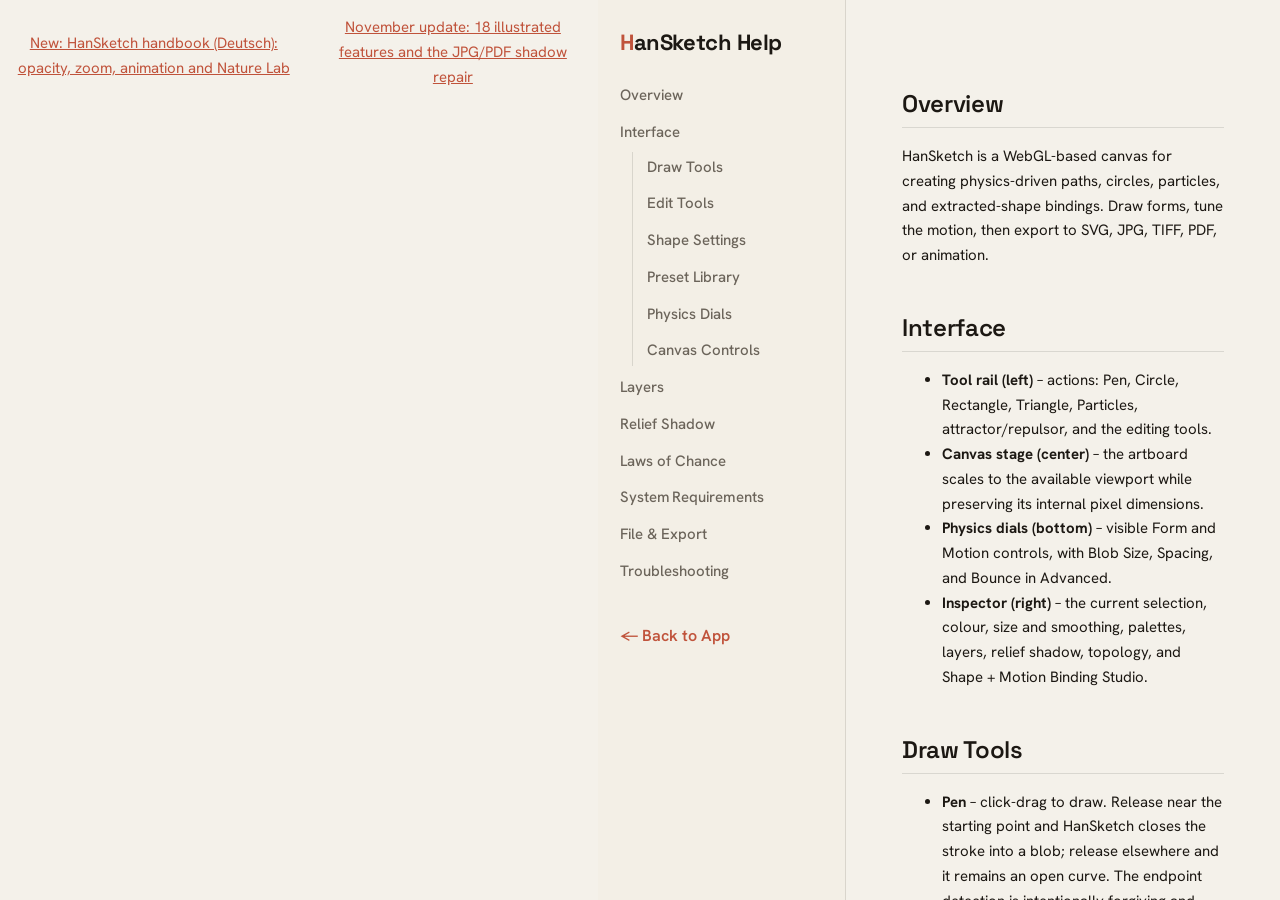
<file: apps/hansketch/help.html>
<!DOCTYPE html>
<html lang="en">
<head>
  <meta charset="UTF-8">
  <meta name="viewport" content="width=device-width, initial-scale=1">
  <title>HanSketch – Help &amp; User Guide</title>
  <meta name="theme-color" content="#F4F1EA">
  <link rel="icon" type="image/svg+xml" href="images/favicon.svg">
  <link rel="preconnect" href="https://fonts.googleapis.com">
  <link rel="preconnect" href="https://fonts.gstatic.com" crossorigin>
  <link href="https://fonts.googleapis.com/css2?family=Hanken+Grotesk:wght@400;500;600;700&family=Space+Grotesk:wght@500;600;700&display=swap" rel="stylesheet">
  <style>
    /* ---------- HanSketch help — modernist art-studio theme ---------- */
    :root {
      --paper: #F4F1EA;
      --paper-2: #EAE5D9;
      --panel: #FBF9F4;
      --panel-2: #F3EFE6;
      --ink: #1C1813;
      --ink-2: #6B645A;
      --ink-3: #9A9388;
      --hairline: rgba(28,24,19,.12);
      --hairline-strong: rgba(28,24,19,.22);
      --accent: #C0533B;
      --accent-soft: rgba(192,83,59,.12);
      --r-sm: 6px;
      --r-md: 10px;
      --font-display: "Space Grotesk", system-ui, -apple-system, "Segoe UI", sans-serif;
      --font-ui: "Hanken Grotesk", system-ui, -apple-system, "Segoe UI", Roboto, "Helvetica Neue", Arial, sans-serif;
      --font-mono: ui-monospace, SFMono-Regular, Menlo, Consolas, monospace;
    }

    *, *::before, *::after { box-sizing: border-box; }

    html, body {
      margin: 0;
      height: 100%;
      font-family: var(--font-ui);
      background: var(--paper);
      color: var(--ink);
      -webkit-font-smoothing: antialiased;
    }
    body {
      display: flex;
      overflow: hidden;
    }
    aside {
      flex: 0 0 248px;
      min-width: 210px;
      background: var(--panel-2);
      border-right: 1px solid var(--hairline);
      padding: 28px 22px 48px;
      overflow-y: auto;
    }
    main {
      flex: 1 1 auto;
      padding: 44px 56px 96px;
      overflow-y: auto;
    }
    main > section { max-width: 68ch; }

    /* ---------- TYPOGRAPHY ---------- */
    h1 {
      margin: 0 0 24px;
      font-family: var(--font-display);
      font-size: 22px;
      font-weight: 700;
      letter-spacing: -0.02em;
    }
    h1::first-letter { color: var(--accent); }
    h2 {
      font-family: var(--font-display);
      font-weight: 600;
      font-size: 24px;
      letter-spacing: -0.015em;
      padding: 0 0 8px;
      margin: 44px 0 16px;
      border-bottom: 1px solid var(--hairline);
    }
    h3 {
      font-family: var(--font-ui);
      margin: 24px 0 8px;
      font-size: 16px;
      font-weight: 600;
    }
    p, li {
      font-size: 15px;
      line-height: 1.65;
      color: var(--ink);
    }
    a { color: var(--accent); }
    kbd {
      display: inline-block;
      min-width: 20px;
      padding: 2px 6px;
      border: 1px solid var(--hairline-strong);
      border-bottom-width: 2px;
      border-radius: var(--r-sm);
      background: var(--panel);
      font-family: var(--font-mono);
      font-size: 12px;
      text-align: center;
      color: var(--ink);
    }

    /* ---------- NAVIGATION ---------- */
    nav ul {
      list-style: none;
      margin: 0;
      padding: 0;
    }
    nav li {
      margin-bottom: 6px;
    }
    nav a {
      display: block;
      color: var(--ink-2);
      text-decoration: none;
      font-weight: 500;
      padding: 3px 0;
      border-radius: var(--r-sm);
      word-wrap: break-word;
      word-break: break-word;
      hyphens: auto;
      transition: color .2s ease;
    }
    nav a:hover {
      color: var(--ink);
      text-decoration: none;
    }
    nav a.active {
      color: var(--accent);
      font-weight: 600;
    }
    nav ul ul {
      margin-top: 4px;
      margin-left: 12px;
      padding-left: 14px;
      border-left: 1px solid var(--hairline);
    }

    /* ---------- TABLE ---------- */
    table {
      border-collapse: collapse;
      width: 100%;
      margin: 16px 0;
      font-size: 14px;
    }
    th, td {
      border: 1px solid var(--hairline);
      padding: 8px 10px;
      text-align: left;
    }
    th {
      background: var(--panel-2);
      font-weight: 600;
    }

    /* ---------- BACK LINK ---------- */
    .back-link {
      display: inline-block;
      margin-top: 32px;
      font-weight: 600;
      color: var(--accent);
      text-decoration: none;
    }
    .back-link:hover { text-decoration: underline; }

    /* ---------- RESPONSIVE Fallback ---------- */
    @media (max-width: 600px) {
      body {
        flex-direction: column;
        overflow: auto;
      }
      aside {
        width: 100%;
        flex: 0 0 auto;
        border-right: none;
        border-bottom: 1px solid var(--hairline);
      }
      main {
        width: 100%;
        padding: 24px 22px 64px;
      }
      nav ul ul {
        border-left: none;
        padding-left: 12px;
      }
    }
  </style>
</head>
<body>
<p style="padding:16px;text-align:center"><a href="handbook.html">New: HanSketch handbook (Deutsch): opacity, zoom, animation and Nature Lab</a></p>
<p style="padding:0 16px 16px;text-align:center"><a href="updates/2026-11-release.html">November update: 18 illustrated features and the JPG/PDF shadow repair</a></p>
  <aside>
    <h1>HanSketch Help</h1>
    <nav>
      <ul>
        <li><a href="#intro">Overview</a></li>
        <li><a href="#interface">Interface</a>
          <ul>
            <li><a href="#draw">Draw Tools</a></li>
            <li><a href="#edit">Edit Tools</a></li>
            <li><a href="#shape">Shape Settings</a></li>
            <li><a href="#presets">Preset Library</a></li>
            <li><a href="#sliders">Physics Dials</a></li>
            <li><a href="#canvas">Canvas Controls</a></li>
          </ul>
        </li>
        <li><a href="#layers">Layers</a></li>
        <li><a href="#shadow">Relief Shadow</a></li>
        <li><a href="#chance">Laws of Chance</a></li>
        <li><a href="#requirements">System Requirements</a></li>
        <li><a href="#file">File &amp; Export</a></li>
        <li><a href="#troubleshooting">Troubleshooting</a></li>
      </ul>
    </nav>
    <a href="hansketch.html" class="back-link">← Back to App</a>
  </aside>
  <main>
    <section id="intro">
      <h2>Overview</h2>
      <p>HanSketch is a WebGL-based canvas for creating physics-driven paths, circles, particles, and extracted-shape bindings. Draw forms, tune the motion, then export to SVG, JPG, TIFF, PDF, or animation.</p>
    </section>

    <section id="interface">
      <h2>Interface</h2>
      <ul>
        <li><strong>Tool rail (left)</strong> – actions: Pen, Circle, Rectangle, Triangle, Particles, attractor/repulsor, and the editing tools.</li>
        <li><strong>Canvas stage (center)</strong> – the artboard scales to the available viewport while preserving its internal pixel dimensions.</li>
        <li><strong>Physics dials (bottom)</strong> – visible Form and Motion controls, with Blob Size, Spacing, and Bounce in Advanced.</li>
        <li><strong>Inspector (right)</strong> – the current selection, colour, size and smoothing, palettes, layers, relief shadow, topology, and Shape + Motion Binding Studio.</li>
      </ul>
    </section>

    <section id="draw">
      <h2>Draw Tools</h2>
      <ul>
        <li><strong>Pen</strong> – click-drag to draw. Release near the starting point and HanSketch closes the stroke into a blob; release elsewhere and it remains an open curve. The endpoint detection is intentionally forgiving and scales with the canvas. Strokes are smoothed when you lift the pen; set how much under <strong>Smoothing</strong> in Shape Settings.</li>
        <li><strong>Circle</strong> – draw a repulsion circle. Drag sets radius; blobs avoid inside. Wrap blobs around circles to create controlled shapes.</li>
        <li><strong>Rectangle</strong> – drag to size a rectangle. Corners are pinned so the shape holds its geometry while its edges still breathe, and they are drawn as real, sharp corners.</li>
        <li><strong>Triangle</strong> – drag to size an isosceles triangle, apex centred on the top edge. Corners are pinned and sharp, as with the rectangle.</li>
      </ul>
      <p>The active tool is marked with an accent rim.</p>
    </section>

    <section id="edit">
      <h2>Edit Tools</h2>
      <ul>
        <li><strong>Select (V)</strong> – click a form to select it. Hold <kbd>Shift</kbd> while clicking to add or remove forms, or use <kbd>Cmd/Ctrl</kbd>+<kbd>A</kbd> to select all visible, unlocked forms. Drag the selection to move; drag a corner to scale from the opposite corner (hold <kbd>Alt</kbd> to scale from the centre); drag the round handle to rotate (hold <kbd>Shift</kbd> for 15° steps). Arrow keys nudge. The Selection panel in the inspector duplicates, deletes, and moves the selected forms forward or back within their own layers. Each group transform, duplicate or delete is one undo step. A scaled form keeps its new size; the physics treats it as the form's natural shape. <strong>Corners:</strong> as with Illustrator's Curvature tool, double-click a point on an outline to make it a sharp corner, and double-click it again to make it smooth (the point under the cursor is ringed). Every corner keeps a small diamond marker on the canvas, so it can always be found again; Pin, Drag and this double-click snap to a corner when you click near its diamond. The Pen always draws smooth; corners are added afterwards. A corner stays sharp while the form moves, and Push or Drag can pull it into a point. Markers are hidden in Presentation Mode and never exported.</li>
        <li><strong>Drag</strong> – pull a single point of a form; the rest follows through the physics. Also moves circles and other geometry.</li>
        <li><strong>Push (P)</strong> – a liquify brush: drag across an edge to push it in or out, strongest at the centre of the circle. <kbd>[</kbd> and <kbd>]</kbd> change the brush size. The pushed outline becomes the form's remembered shape.</li>
        <li><strong>Freeze</strong> – lock physics in a shape (dashed rendering). Click inside a closed form, or on an open path.</li>
        <li><strong>Slice</strong> – click a chain segment to split the shape.</li>
        <li><strong>Pin</strong> – fix single points in place (red target ring). Click red target ring to release point.</li>
        <li><strong>Recolor</strong> – give an existing form the current colour. Pick a colour or a palette swatch in Shape Settings, then click the shape. Works on imported shapes too, and undo restores the previous colour.</li>
        <li><strong>Delete</strong> – click a line, particle, blob or guide to erase it, or drag a lasso around several. Locked and hidden layers are left alone.</li>
      </ul>
      <p>Only one edit mode may be active at a time. <strong>Undo</strong> (⎌ or <kbd>Cmd/Ctrl</kbd>+<kbd>Z</kbd>) reverses deletes, moves, scaling, pushes, imports and chance drops as well as new shapes.</p>
    </section>

    <section id="shape">
      <h2>Shape Settings</h2>
      <ul>
        <li><strong>Color</strong> – sets stroke/fill color.</li>
        <li><strong>Size</strong> – sets the base radius used for new paths and particles.</li>
        <li><strong>Smoothing</strong> – how much hand tremor is taken out of a Pen stroke when you lift the pen. 0% keeps every wobble; the stroke's point density is unchanged either way.</li>
        <li><strong>Palette</strong> – load a <code>hansketch.color</code> export and click a swatch to use it.</li>
      </ul>
    </section>

    <section id="presets">
      <h2>Preset Library</h2>
      <p>Open <strong>Presets</strong> from the title bar to add a starting study to the active layer. Search by name or description, then filter by category. Built-ins include circle/blob grids, Blob Face, Organic Garden, Gesture Ribbons, Hollow Seed, and Orbit Field. The procedural studies fit the current canvas and use the active palette when one is loaded. The <strong>Organic</strong> and <strong>Geometric</strong> categories come from the shape library — JSON outlines shipped alongside the app — and are fitted to the canvas without changing your physics dials.</p>
      <p><strong>Save current</strong> stores the current chains and circles in this browser only. Saved cards can be deleted individually with × or all at once with <strong>Clear saved</strong>. Applying a saved preset aspect-fits it to the current canvas and resets its velocities; it does not alter the source scene or upload anything.</p>
    </section>

    <section id="sliders">
      <h2>Physics Dials</h2>
      <p><strong>Material</strong> (Inflation, Stiffness, Shape Memory) and <strong>Motion</strong> (Chaos, Speed) sit on the bar. <strong>Advanced</strong> folds away and holds Blob Size, Spacing and Bounce — the three you usually set once and leave. Bounce is the material’s springiness, not its rate: Speed changes how fast the same motion plays, Bounce changes whether a form settles or keeps trembling.</p>
      <table>
        <thead><tr><th>Slider</th><th>Description</th></tr></thead>
        <tbody>
          <tr><td>Blob Size</td><td>Changes vertex size, point spacing, and spring rest length, so existing forms can re-shape.</td></tr>
          <tr><td>Bounce</td><td>Controls how much motion carries over from frame to frame. High keeps forms trembling; low lets them settle.</td></tr>
          <tr><td>Inflation</td><td>Internal pressure that pushes closed forms outward; open paths are unaffected.</td></tr>
          <tr><td>Stiffness</td><td>Spring strength that pulls vertices back toward their rest spacing.</td></tr>
          <tr><td>Spacing</td><td>Repulsion strength that keeps points and forms from overlapping.</td></tr>
          <tr><td>Chaos</td><td>An ambient noise field that pushes every vertex around, with a gentle pull back toward the centre. 0 is off.</td></tr>
          <tr><td>Speed</td><td>How fast the simulation plays. 50% is real time; forms behave the same at any speed.</td></tr>
        </tbody>
      </table>
    </section>

    <section id="canvas">
      <h2>Canvas Controls</h2>
      <ul>
        <li><strong>Appearance (🎨)</strong> – choose outline, fill, background, and stroke settings.</li>
        <li><strong>Spacing</strong> – choose no, normal, or high repulsion between forms.</li>
        <li><strong>Undo (⎌)</strong> – reverses the last edit (<kbd>Cmd/Ctrl</kbd>+<kbd>Z</kbd>).</li>
        <li><strong>Topology</strong> – enable Self-intersection → hole for nested inner rings.</li>
        <li><strong>Edit → Reset Settings</strong> – restores physics, drawing and appearance defaults while keeping artwork, layers, palette and paper size. Undo restores the previous settings.</li>
        <li><strong>Clear Canvas (🗑️)</strong> – clears the scene after confirmation.</li>
        <li><strong>Shape + Motion</strong> – open Binding Studio to map an extracted shape to a continuous motion clip.</li>
      </ul>
    </section>
    <section id="shortcuts">
      <h2>Keyboard</h2>
      <ul>
        <li><kbd>Q</kbd> Pen · <kbd>E</kbd> Circle · <kbd>T</kbd> Rectangle · <kbd>Y</kbd> Triangle · <kbd>R</kbd> Particles</li>
        <li><kbd>V</kbd> Select · <kbd>A</kbd> Drag · <kbd>P</kbd> Push · <kbd>S</kbd> Freeze · <kbd>D</kbd> Pin · <kbd>C</kbd> Recolor · <kbd>Z</kbd> Slice · <kbd>X</kbd> Delete</li>
        <li><kbd>Cmd/Ctrl</kbd>+<kbd>Z</kbd> Undo · <kbd>Cmd/Ctrl</kbd>+<kbd>A</kbd> Select all visible, unlocked forms · <kbd>Shift</kbd>-click add/remove a form</li>
        <li>With a selection: <kbd>Cmd/Ctrl</kbd>+<kbd>D</kbd> duplicate · <kbd>Backspace</kbd> delete · arrows nudge (<kbd>Shift</kbd> ×10) · <kbd>Esc</kbd> deselect</li>
        <li>Push brush: <kbd>[</kbd> smaller · <kbd>]</kbd> larger</li>
        <li><kbd>Mouse‑Wheel</kbd> over canvas / slider – adjust Blob Size smoothly.</li>
        <li><kbd>Space</kbd> – physics on / off. A badge on the canvas shows when it is off (click it to resume); no dial moves. If every visible layer is set to stay still (◇ — for example a placed artwork), the badge offers to let them move.</li>
      </ul>
    </section>
    <section id="file">
      <h2>File &amp; Export</h2>
      <h3>File Menu</h3>
      <ul>
        <li><strong>Autosave</strong> – the sketch and all its settings (background colour included) are kept in this browser and reopened on your next visit. It is a safety net, not a file: use Save to keep or share a sketch.</li>
        <li>New Sketch – clears the autosaved sketch and starts again with default settings.</li>
        <li>Save Blobs – saves shapes + settings (including layers) to JSON.</li>
        <li>Load Blobs – import shapes + settings from JSON.</li>
        <li>Import SVG – open an Illustrator SVG. Top-level groups become layers,
            per-shape fill colours are kept, and hidden groups arrive hidden.
            Imported layers start with physics off so the artwork matches the
            source file; switch a layer's physics on when you want it to move. You can also drop an SVG straight onto the canvas.</li>
        <li><strong>Digitise an Artwork…</strong> – opens Shape Extractor in Composition mode. Its <em>Open in HanSketch</em> button sends the digitised artwork back here without a file; a dialog with a preview then asks how to place it (a new sketch in the artwork's proportions or added to this one, the artwork's ground as background, flat colour, Relief Shadow, physics). Each plane becomes a layer. A composition SVG imported or dropped here opens the same dialog.</li>
      </ul>
      <h3>Paper size</h3>
      <p>New sketches start at <strong>A3 portrait (297 × 420 mm), 300 dpi</strong>: TIFF and JPG exports are 3508 × 4961 pixels. In <strong>Appearance → Canvas Size</strong>, choose A3 or A2 in either orientation, or enter a custom size. A2 portrait (420 × 594 mm) exports at 4961 × 7016 pixels at 300 dpi. The live canvas uses a smaller working resolution; export size and paper proportions are preserved. Existing saved sketches keep their own size.</p>
      <h3>Export Menu</h3>
      <ul>
        <li><strong>SVG</strong> – editable vector groups for every layer; hidden layers retain their hidden state.</li>
        <li><strong>JPG</strong> – full-colour raster at the chosen paper size and DPI. Pixel-native sketches keep the existing 2000-pixel long-edge export.</li>
        <li><strong>TIFF</strong> – lossless, uncompressed 8-bit RGB, with the chosen DPI stored in the file. A3 and A2 at 300 dpi work without reducing the paper size.</li>
        <li><strong>PDF · artwork</strong> – one page at the exact paper size. Contours, holes, outlines and particles remain vector; soft relief shadows use lossless images at the chosen print resolution.</li>
        <li><strong>PDF · all layers for screen printing</strong> – one named, black-on-white vector page per layer, bottom first, including hidden and locked layers. Every page has the same paper size and alignment; background colour and relief shadows are omitted. The current fill/outline style is kept. Arrange one printing ink per layer when preparing separations; this exports layers, not automatic colour separations or halftones. Print at 100% / Actual Size.</li>
        <li><strong>Background Color</strong> – artwork exports use the canvas background when on, or white when off (SVG omits its backdrop).</li>
        <li>JPG, TIFF and artwork PDF include visible layers only. SVG and the screen-print PDF retain every layer.</li>
      </ul>
      <p>Exported SVGs write one group per layer, named the way Illustrator names
         its own, so opening the file in Illustrator reconstructs the layers.</p>
    </section>

    <section id="layers">
      <h2>Layers</h2>
      <ul>
        <li>New shapes are drawn onto the highlighted layer. Click a layer to make it active.</li>
        <li>Double-click a layer name to rename it. Names carry through to SVG export.</li>
        <li><strong>◉ / ○</strong> – show or hide the layer. Hidden layers cannot be picked.</li>
        <li><strong>🔓 / 🔒</strong> – lock the layer. Locked shapes cannot be dragged, pinned, frozen, sliced or deleted.</li>
        <li><strong>◈ / ◇</strong> – per-layer physics. Switch it off to hold a layer perfectly
            still while the rest of the canvas keeps moving — useful for crisp geometric shapes.</li>
        <li><strong>▲</strong> – move the layer up one step. The top of the list draws last.</li>
      </ul>
    </section>
    <section id="shadow">
      <h2>Relief Shadow</h2>
      <p>Tick <strong>Layers cast shadows</strong> in the inspector and every layer casts one soft shadow onto the layers below it, like the cut planes of a painted wood relief. Forms on the same layer are one plane, so their shadows merge rather than darken where they overlap. Distance, Angle, Softness, Spread, Opacity and Colour update live and are saved with the sketch. Put forms on separate layers to lift them off one another. Particles cast no shadow. Load a palette from Color Extractor in Shape Settings, then choose one of its swatches under Relief Shadow → Colour. The colour picker and palette stay in sync; Opacity controls how it blends with the paper.</p>
    </section>

    <section id="chance">
      <h2>Laws of Chance</h2>
      <p>After Arp's collages arranged "according to the laws of chance" (1916–17), for which he let torn paper fall onto a sheet and glued it where it landed. Open <strong>Chance</strong> in the title bar, choose how many pieces, which forms (torn paper squares, the organic library forms, or both) and their size, then <strong>Drop</strong>. The pieces fall one after another onto a new layer, at random positions, turns and sizes, in your palette's colours (or a default set). The layer's physics is off unless you tick <em>Let them settle</em>, so the pieces stay where chance put them. <strong>Drop again</strong> takes the last drop back and rolls again; Undo removes a drop in one step.</p>
    </section>

    <section id="requirements">
      <h2>System Requirements</h2>
      <h3>Hardware</h3>
      <ul>
        <li><strong>Desktop / Laptop (recommended)</strong> – any CPU from 2013‑onward with an
            integrated or discrete GPU that supports OpenGL 2.1 / WebGL 1.0.</li>
        <li><strong>iPad</strong> – Supported with the touch-friendly overlay layout; iPhone is not supported.</li>
      </ul>

      <h3>Software</h3>
      <ul>
        <li><strong>Browsers</strong> – Chrome 49+, Firefox 44+, Edge 79+, Safari 11+ with WebGL enabled.</li>
        <li><strong>OS</strong> – Windows 7+, macOS 10.11+, Linux distros with Mesa 11+ drivers.</li>
      </ul>

      <h3>Performance Tips</h3>
      <ul>
        <li>Lower <em>Blob Size</em> or <em>Speed</em> on older integrated GPUs.</li>
        <li>Press <kbd>Space</kbd> to switch physics off when previewing static artwork.</li>
        <li>Laptop users: disable high‑DPI rendering by setting browser zoom to 100 % for extra FPS.</li>
      </ul>
    </section>
    <section id="troubleshooting">
      <h2>Troubleshooting</h2>
      <ul>
        <li><strong>No drawing?</strong> Ensure WebGL is enabled in your browser.</li>
        <li><strong>Red glow won’t go away?</strong> Click the active Edit‑Tool icon again to exit edit mode.</li>
        <li><strong>Slow performance?</strong> Lower Blob Size or Speed, or press <kbd>Space</kbd> to switch physics off for a moment.</li>
        <li><strong>Mobile warning?</strong> App requires a desktop browser.</li>
      </ul>
    </section>
  </main>

  <script>
    const navLinks = document.querySelectorAll('aside nav a');
    const sections = document.querySelectorAll('main section');
    function updateNav(){
      let id = 'intro';
      sections.forEach(sec=>{
        if(sec.getBoundingClientRect().top <= 60) id=sec.id;
      });
      navLinks.forEach(a=>a.classList.toggle('active', a.getAttribute('href').slice(1)===id));
    }
    document.addEventListener('scroll', updateNav, {passive:true});
  </script>
</body>
</html>
</file>
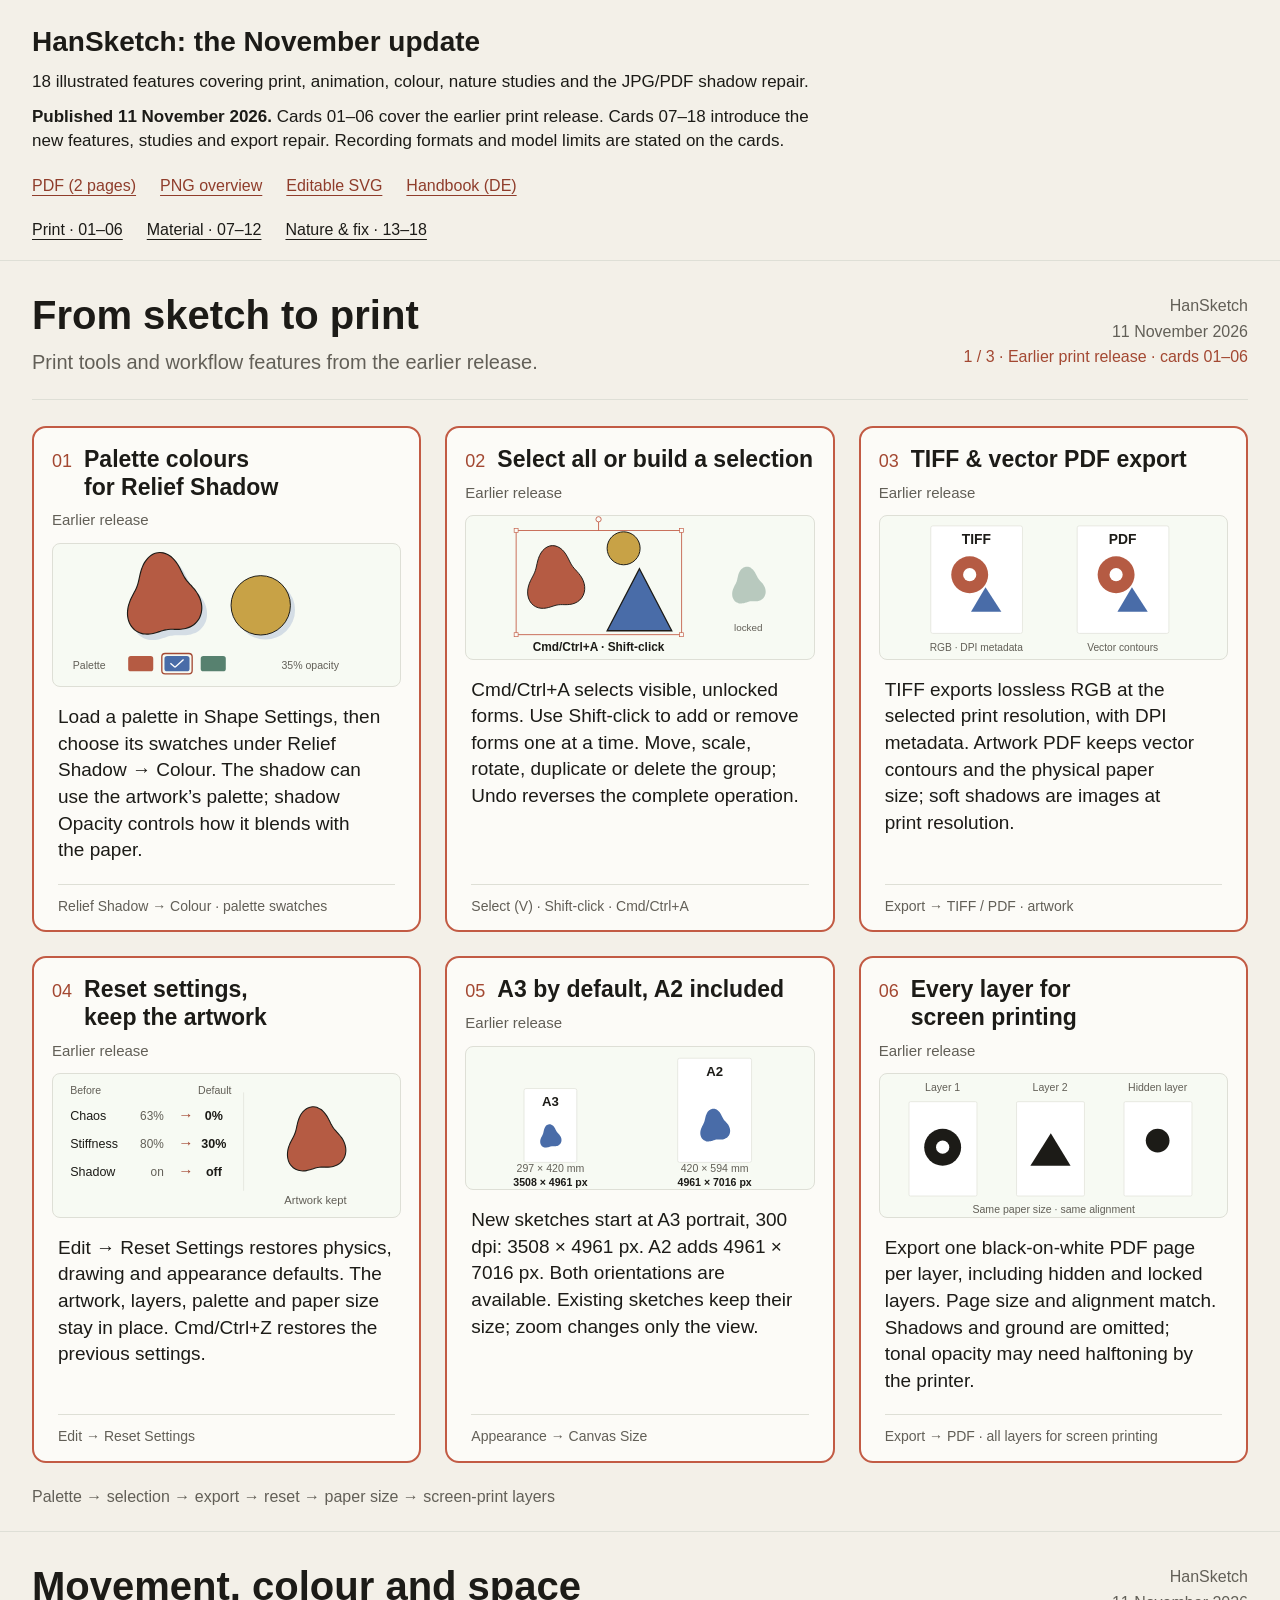
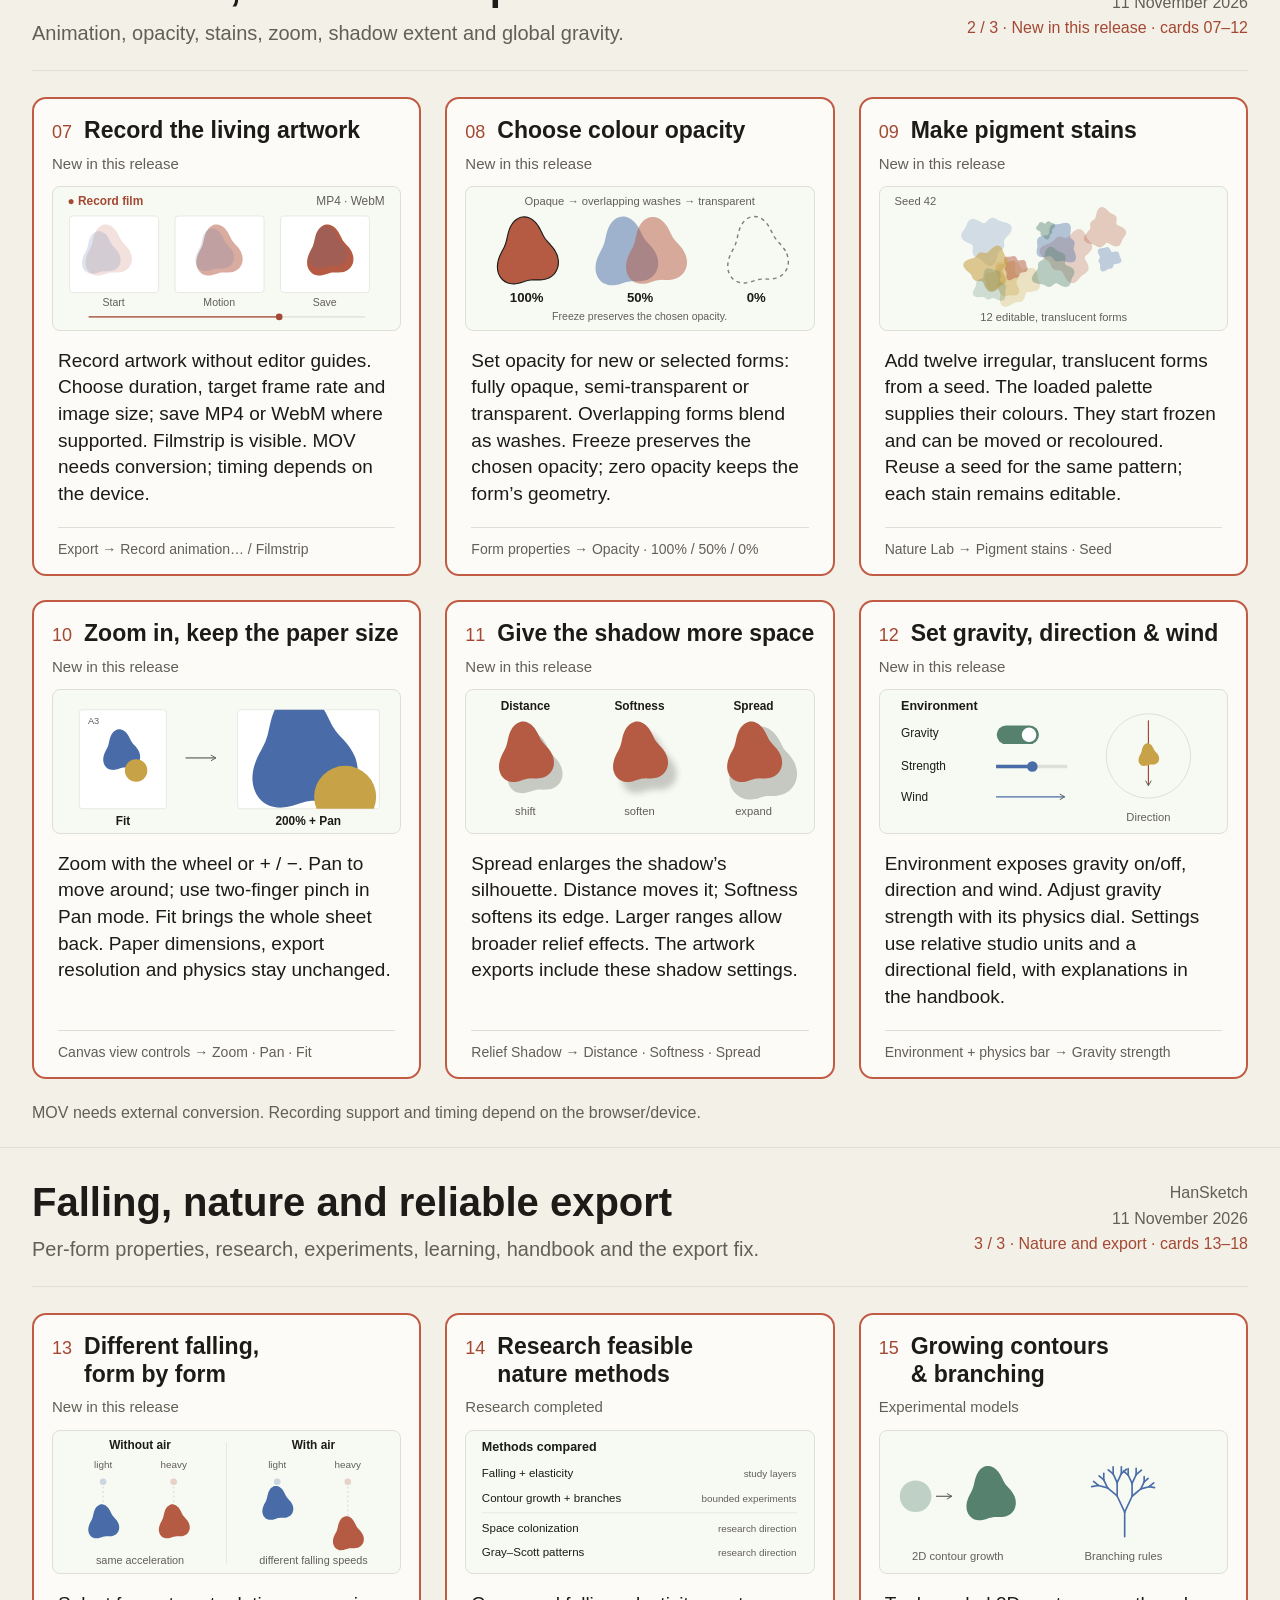
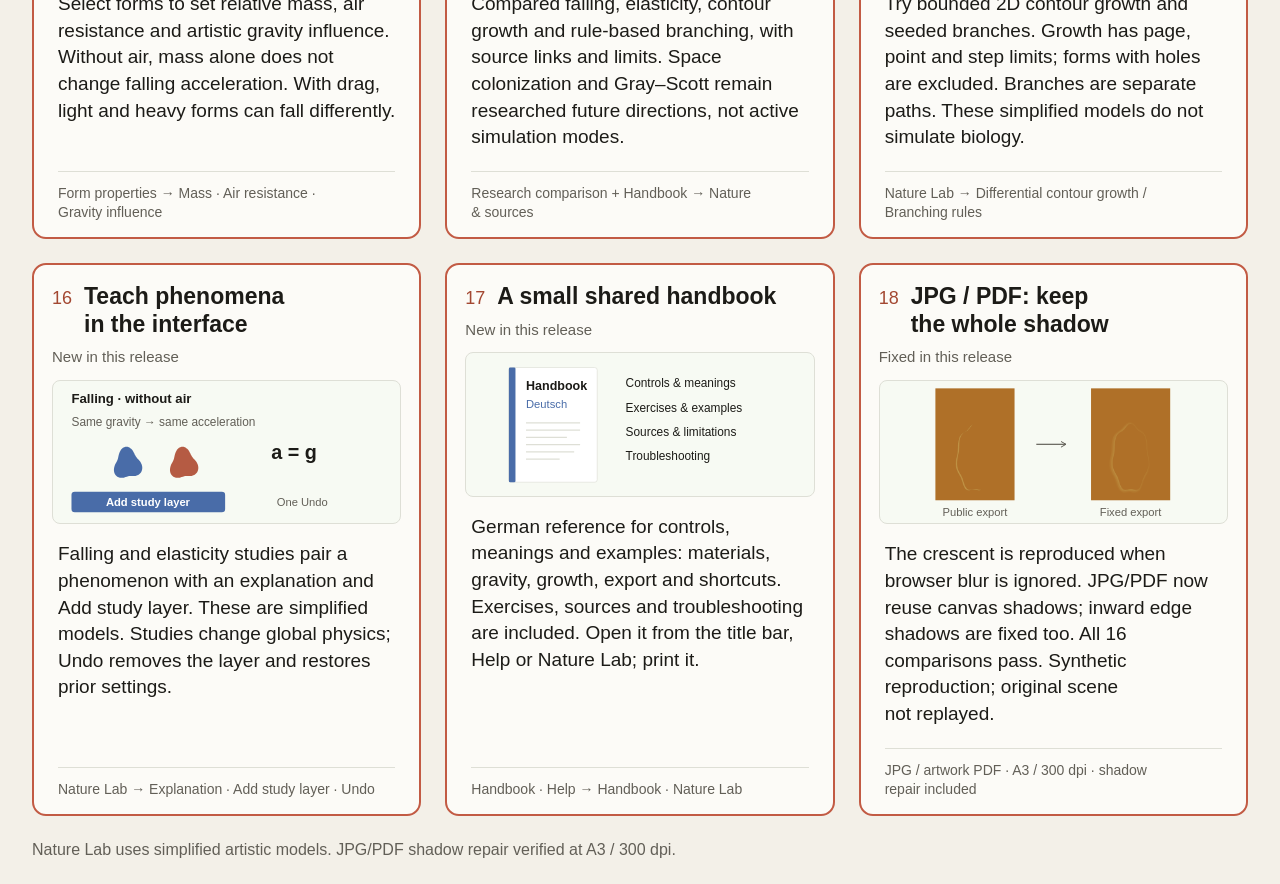
<file: apps/hansketch/updates/2026-11-release.html>
<!doctype html><html lang="en"><head><meta charset="utf-8"><meta name="viewport" content="width=device-width,initial-scale=1">
<title>HanSketch · November release overview · 11 November 2026</title>
<style>
*{box-sizing:border-box}html{scroll-padding-top:24px}body{margin:0;background:#f3f0e8;color:#1c1b17;font-family:Arial,Helvetica,sans-serif}a{color:#8f3d2b;text-underline-offset:4px}a:hover{text-decoration-thickness:2px}a:focus-visible{outline:2px solid #a34832;outline-offset:4px}h1,h2,h3{text-wrap:balance}p{line-height:1.45;text-wrap:pretty}.overview{max-width:1800px;margin:auto;padding:26px 32px 18px;border-bottom:1px solid #dedfd6}.overview h1{font-size:28px;margin:0 0 12px}.overview p{max-width:85ch;font-size:17px;margin:10px 0}.downloads,.jump{display:flex;flex-wrap:wrap;gap:14px 24px;line-height:1.5;font-size:16px}.downloads{margin:20px 0}.jump{margin-top:20px}.jump a{color:#1c1b17}.sheet{max-width:1800px;margin:auto;padding:32px 32px 22px;scroll-margin-top:16px}.sheet+.sheet{border-top:1px solid #dedfd6}.sheet-heading{display:flex;justify-content:space-between;align-items:flex-start;gap:28px;border-bottom:1px solid #dedfd6;padding-bottom:22px;margin-bottom:26px}.sheet-heading h2{font-size:40px;margin:0 0 10px}.sheet-heading p{font-size:20px;margin:0;color:#625f57}.sheet-heading .sheet-meta{text-align:right;white-space:nowrap;font-size:16px;line-height:1.6}.sheet-meta span{color:#a34832}.cards{display:grid;grid-template-columns:repeat(3,minmax(0,1fr));gap:24px}.feature{min-width:0;display:flex;flex-direction:column;border:2px solid #c25b44;border-radius:14px;background:#fcfbf7;padding:18px 18px 14px;scroll-margin-top:24px}.feature-heading{display:flex;align-items:baseline;gap:12px}.number{font-size:18px;color:#a34832}.feature h3{font-size:23px;line-height:1.2;margin:0}.status{font-size:15px;color:#625f57;margin:8px 0 12px}.illustration{border:1px solid #dedfd6;background:#f7faf3;border-radius:8px}.illustration svg{display:block;width:100%;height:auto}.description{font-size:19px;line-height:1.4;margin:17px 6px 20px;max-width:65ch}.where{font-size:14px;color:#625f57;line-height:1.4;border-top:1px solid #dedfd6;padding-top:12px;margin:auto 6px 0}.sheet-footer{font-size:16px;color:#625f57;padding-top:22px;line-height:1.5}.coverage{max-width:1736px;margin:20px auto 40px;padding:28px 0;border-top:1px solid #c25b44}.coverage h2{font-size:28px;margin:0 0 12px}.coverage p{font-size:17px;max-width:85ch}.table-wrap{overflow-x:auto}table{width:100%;border-collapse:collapse;font-size:16px;line-height:1.5;text-align:left}th,td{padding:14px 18px 14px 0;border-bottom:1px solid #dedfd6;vertical-align:top}thead th{font-size:15px;color:#625f57}tbody th{font-weight:400;width:33%}td:nth-child(2){width:35%}.references{display:flex;gap:16px 26px;flex-wrap:wrap;margin:24px 0}.print-sheet{display:none}
@media(min-width:1700px){.feature{min-height:494px}.sheet-heading{min-height:120px}.description{font-size:20px}.feature h3{font-size:24px}}
@media(max-width:1150px){.cards{grid-template-columns:repeat(2,minmax(0,1fr))}.sheet-heading h2{font-size:32px}.sheet-heading{flex-direction:column;gap:12px}.sheet-heading .sheet-meta{text-align:left;white-space:normal}.sheet-meta br{display:none}.sheet-meta span{margin-left:10px}.coverage{margin-inline:32px}}
@media(max-width:700px){.overview,.sheet{padding:22px 16px}.overview h1{font-size:25px}.cards{grid-template-columns:minmax(0,1fr);gap:18px}.sheet-heading h2{font-size:28px}.sheet-heading p{font-size:17px}.feature h3{font-size:22px}.description{font-size:18px}.coverage{margin-inline:16px}.table-wrap table{min-width:650px}.downloads,.jump{gap:12px 20px}}
@media print{@page{size:A3 landscape;margin:0}html,body{margin:0;padding:0}.screen-only{display:none}.print-sheet{display:block;width:420mm;height:297mm;break-after:page;overflow:hidden}.print-sheet:last-child{break-after:auto}.print-sheet>svg{display:block;width:420mm;height:297mm}*{-webkit-print-color-adjust:exact;print-color-adjust:exact}}
</style></head><body><div class="screen-only"><header class="overview"><h1>HanSketch: the November update</h1><p>18 illustrated features covering print, animation, colour, nature studies and the JPG/PDF shadow repair.</p><p><strong>Published 11 November 2026.</strong> Cards 01–06 cover the earlier print release. Cards 07–18 introduce the new features, studies and export repair. Recording formats and model limits are stated on the cards.</p><nav class="downloads" aria-label="Meeting material downloads"><a href="2026-11-release.pdf" download>PDF (2 pages)</a><a href="2026-11-release.png" download>PNG overview</a><a href="2026-11-release.svg" download>Editable SVG</a><a href="../handbook.html">Handbook (DE)</a></nav><nav class="jump" aria-label="Overview sections"><a href="#print">Print · 01–06</a><a href="#material">Material · 07–12</a><a href="#nature">Nature & fix · 13–18</a></nav></header><main><section class="sheet" id="print" aria-labelledby="sheet-heading-0"><header class="sheet-heading"><div><h2 id="sheet-heading-0">From sketch to print</h2><p>Print tools and workflow features from the earlier release.</p></div><p class="sheet-meta">HanSketch <br>11 November 2026<br><span>1 / 3 · Earlier print release · cards 01–06</span></p></header><div class="cards"><article class="feature" id="update-1" aria-labelledby="title-1">
<div class="feature-heading"><span class="number">01</span><h3 id="title-1">Palette colours for Relief Shadow</h3></div>
<p class="status">Earlier release</p><div class="illustration"><svg viewBox="0 0 526.667 216" role="img" aria-label="A terracotta form and gold circle cast a blue shadow selected from palette swatches." font-family="Arial,Helvetica,sans-serif"><defs><path id="art-1-form" d="M82.103 50 C82.5305 51.0547 82.9113 52.1657 83.192 53.291 C83.4727 54.4163 83.6838 55.5892 83.787 56.752 C83.8902 57.9148 83.9045 59.109 83.811 60.268 C83.7175 61.427 83.5217 62.5955 83.226 63.706 C82.9303 64.8165 82.5267 65.9123 82.037 66.931 C81.5473 67.9497 80.9502 68.928 80.288 69.818 C79.6258 70.708 78.866 71.5362 78.064 72.271 C77.262 73.0058 76.3785 73.6608 75.476 74.227 C74.5735 74.7932 73.6097 75.2687 72.649 75.668 C71.6883 76.0673 70.69 76.3742 69.712 76.623 C68.734 76.8718 67.7415 77.0347 66.781 77.161 C65.8205 77.2873 64.8665 77.3402 63.949 77.381 C63.0315 77.4218 62.1363 77.4092 61.276 77.406 C60.4157 77.4028 59.5882 77.369 58.787 77.362 C57.9858 77.355 57.2203 77.3407 56.469 77.364 C55.7177 77.3873 54.999 77.424 54.279 77.502 C53.559 77.58 52.8622 77.6885 52.149 77.832 C51.4358 77.9755 50.732 78.1582 50 78.363 C49.268 78.5678 48.531 78.8133 47.757 79.061 C46.983 79.3087 46.1887 79.5893 45.356 79.849 C44.5233 80.1087 43.6592 80.387 42.761 80.619 C41.8628 80.851 40.926 81.081 39.967 81.241 C39.008 81.401 38.01 81.5343 37.007 81.579 C36.004 81.6237 34.9687 81.6168 33.949 81.509 C32.9293 81.4012 31.8893 81.2192 30.889 80.932 C29.8887 80.6448 28.887 80.266 27.947 79.786 C27.007 79.306 26.0878 78.7232 25.249 78.052 C24.4102 77.3808 23.6148 76.6047 22.914 75.759 C22.2132 74.9133 21.5777 73.9682 21.044 72.978 C20.5103 71.9878 20.061 70.9128 19.712 69.818 C19.363 68.7232 19.1103 67.5635 18.95 66.409 C18.7897 65.2545 18.7315 64.06 18.75 62.891 C18.7685 61.722 18.886 60.5377 19.061 59.395 C19.236 58.2523 19.501 57.1192 19.8 56.035 C20.099 54.9508 20.4712 53.8958 20.855 52.89 C21.2388 51.8842 21.6755 50.921 22.103 50 C22.5305 49.079 22.9875 48.2067 23.42 47.364 C23.8525 46.5213 24.292 45.7267 24.698 44.944 C25.104 44.1613 25.4982 43.4172 25.856 42.668 C26.2138 41.9188 26.5447 41.1948 26.845 40.449 C27.1453 39.7032 27.411 38.9648 27.658 38.193 C27.905 37.4212 28.1175 36.6388 28.327 35.818 C28.5365 34.9972 28.7173 34.1515 28.915 33.268 C29.1127 32.3845 29.2952 31.4642 29.513 30.517 C29.7308 29.5698 29.9502 28.5825 30.222 27.585 C30.4938 26.5875 30.7867 25.5532 31.144 24.532 C31.5013 23.5108 31.8985 22.4648 32.366 21.458 C32.8335 20.4512 33.3568 19.4378 33.949 18.491 C34.5412 17.5442 35.1995 16.615 35.919 15.777 C36.6385 14.939 37.4292 14.1457 38.266 13.463 C39.1028 12.7803 40.0077 12.169 40.94 11.681 C41.8723 11.193 42.8635 10.8 43.86 10.535 C44.8565 10.27 45.8957 10.1197 46.919 10.091 C47.9423 10.0623 48.9888 10.1582 50 10.363 C51.0112 10.5678 52.0235 10.9 52.986 11.32 C53.9485 11.74 54.891 12.2803 55.775 12.883 C56.659 13.4857 57.5045 14.193 58.29 14.936 C59.0755 15.679 59.809 16.5053 60.488 17.341 C61.167 18.1767 61.7872 19.0703 62.364 19.95 C62.9408 20.8297 63.459 21.739 63.949 22.619 C64.439 23.499 64.8763 24.384 65.304 25.23 C65.7317 26.076 66.1198 26.9053 66.515 27.695 C66.9102 28.4847 67.2815 29.2423 67.675 29.968 C68.0685 30.6937 68.4563 31.3812 68.876 32.049 C69.2957 32.7168 69.7268 33.3468 70.193 33.975 C70.6592 34.6032 71.1505 35.202 71.673 35.818 C72.1955 36.434 72.7517 37.0352 73.328 37.671 C73.9043 38.3068 74.5162 38.9455 75.131 39.633 C75.7458 40.3205 76.3907 41.0303 77.017 41.796 C77.6433 42.5617 78.2873 43.3658 78.889 44.227 C79.4907 45.0882 80.0913 46.0008 80.627 46.963 C81.1627 47.9252 81.6755 48.9453 82.103 50 Z"/>
<marker id="art-1-arrow" viewBox="0 0 10 10" refX="8" refY="5" markerWidth="6" markerHeight="6" orient="auto-start-reverse"><path d="M1 1 L8 5 L1 9" fill="none" stroke="#625f57" stroke-width="1.4"/></marker>
<filter id="art-1-soft" x="-50%" y="-50%" width="200%" height="200%"><feGaussianBlur stdDeviation="4"/></filter>
<clipPath id="art-1-zoom-crop"><rect x="280" y="30" width="215" height="150" rx="5"/></clipPath></defs><use href="#art-1-form" transform="translate(88.5 4.5) scale(1.73)" fill="#496ca8" opacity="0.2" stroke="none" stroke-width="1" /><use href="#art-1-form" transform="translate(80.5 -4.5) scale(1.73)" fill="#b55b43" opacity="1" stroke="#1c1b17" stroke-width="1" /><circle cx="322" cy="100" r="45" fill="#496ca8" stroke="none" stroke-width="1" opacity=".2"/><circle cx="315" cy="93" r="45" fill="#c8a246" stroke="#1c1b17" stroke-width="1.5" /><text x="30" y="189" font-size="16" fill="#625f57" font-weight="400" text-anchor="start" >Palette</text><rect x="114" y="170" width="38" height="23" rx="4" fill="#b55b43" stroke="none" stroke-width="1" /><rect x="169" y="170" width="38" height="23" rx="4" fill="#496ca8" stroke="none" stroke-width="1" /><rect x="165" y="166" width="46" height="31" rx="5" fill="none" stroke="#a34832" stroke-width="2" /><path d="M178 181 L185 187" fill="none" stroke="#fff" stroke-width="2" /><path d="M185 187 L198 175" fill="none" stroke="#fff" stroke-width="2" /><rect x="224" y="170" width="38" height="23" rx="4" fill="#57816f" stroke="none" stroke-width="1" /><text x="390" y="189" font-size="16" fill="#625f57" font-weight="400" text-anchor="middle" >35% opacity</text></svg></div>
<p class="description">Load a palette in Shape Settings, then choose its swatches under Relief Shadow → Colour. The shadow can use the artwork’s palette; shadow Opacity controls how it blends with the paper.</p><p class="where">Relief Shadow → Colour · palette swatches</p></article><article class="feature" id="update-2" aria-labelledby="title-2">
<div class="feature-heading"><span class="number">02</span><h3 id="title-2">Select all or build a selection</h3></div>
<p class="status">Earlier release</p><div class="illustration"><svg viewBox="0 0 526.667 216" role="img" aria-label="Three forms share one selection box; a locked form remains outside it." font-family="Arial,Helvetica,sans-serif"><defs><path id="art-2-form" d="M82.103 50 C82.5305 51.0547 82.9113 52.1657 83.192 53.291 C83.4727 54.4163 83.6838 55.5892 83.787 56.752 C83.8902 57.9148 83.9045 59.109 83.811 60.268 C83.7175 61.427 83.5217 62.5955 83.226 63.706 C82.9303 64.8165 82.5267 65.9123 82.037 66.931 C81.5473 67.9497 80.9502 68.928 80.288 69.818 C79.6258 70.708 78.866 71.5362 78.064 72.271 C77.262 73.0058 76.3785 73.6608 75.476 74.227 C74.5735 74.7932 73.6097 75.2687 72.649 75.668 C71.6883 76.0673 70.69 76.3742 69.712 76.623 C68.734 76.8718 67.7415 77.0347 66.781 77.161 C65.8205 77.2873 64.8665 77.3402 63.949 77.381 C63.0315 77.4218 62.1363 77.4092 61.276 77.406 C60.4157 77.4028 59.5882 77.369 58.787 77.362 C57.9858 77.355 57.2203 77.3407 56.469 77.364 C55.7177 77.3873 54.999 77.424 54.279 77.502 C53.559 77.58 52.8622 77.6885 52.149 77.832 C51.4358 77.9755 50.732 78.1582 50 78.363 C49.268 78.5678 48.531 78.8133 47.757 79.061 C46.983 79.3087 46.1887 79.5893 45.356 79.849 C44.5233 80.1087 43.6592 80.387 42.761 80.619 C41.8628 80.851 40.926 81.081 39.967 81.241 C39.008 81.401 38.01 81.5343 37.007 81.579 C36.004 81.6237 34.9687 81.6168 33.949 81.509 C32.9293 81.4012 31.8893 81.2192 30.889 80.932 C29.8887 80.6448 28.887 80.266 27.947 79.786 C27.007 79.306 26.0878 78.7232 25.249 78.052 C24.4102 77.3808 23.6148 76.6047 22.914 75.759 C22.2132 74.9133 21.5777 73.9682 21.044 72.978 C20.5103 71.9878 20.061 70.9128 19.712 69.818 C19.363 68.7232 19.1103 67.5635 18.95 66.409 C18.7897 65.2545 18.7315 64.06 18.75 62.891 C18.7685 61.722 18.886 60.5377 19.061 59.395 C19.236 58.2523 19.501 57.1192 19.8 56.035 C20.099 54.9508 20.4712 53.8958 20.855 52.89 C21.2388 51.8842 21.6755 50.921 22.103 50 C22.5305 49.079 22.9875 48.2067 23.42 47.364 C23.8525 46.5213 24.292 45.7267 24.698 44.944 C25.104 44.1613 25.4982 43.4172 25.856 42.668 C26.2138 41.9188 26.5447 41.1948 26.845 40.449 C27.1453 39.7032 27.411 38.9648 27.658 38.193 C27.905 37.4212 28.1175 36.6388 28.327 35.818 C28.5365 34.9972 28.7173 34.1515 28.915 33.268 C29.1127 32.3845 29.2952 31.4642 29.513 30.517 C29.7308 29.5698 29.9502 28.5825 30.222 27.585 C30.4938 26.5875 30.7867 25.5532 31.144 24.532 C31.5013 23.5108 31.8985 22.4648 32.366 21.458 C32.8335 20.4512 33.3568 19.4378 33.949 18.491 C34.5412 17.5442 35.1995 16.615 35.919 15.777 C36.6385 14.939 37.4292 14.1457 38.266 13.463 C39.1028 12.7803 40.0077 12.169 40.94 11.681 C41.8723 11.193 42.8635 10.8 43.86 10.535 C44.8565 10.27 45.8957 10.1197 46.919 10.091 C47.9423 10.0623 48.9888 10.1582 50 10.363 C51.0112 10.5678 52.0235 10.9 52.986 11.32 C53.9485 11.74 54.891 12.2803 55.775 12.883 C56.659 13.4857 57.5045 14.193 58.29 14.936 C59.0755 15.679 59.809 16.5053 60.488 17.341 C61.167 18.1767 61.7872 19.0703 62.364 19.95 C62.9408 20.8297 63.459 21.739 63.949 22.619 C64.439 23.499 64.8763 24.384 65.304 25.23 C65.7317 26.076 66.1198 26.9053 66.515 27.695 C66.9102 28.4847 67.2815 29.2423 67.675 29.968 C68.0685 30.6937 68.4563 31.3812 68.876 32.049 C69.2957 32.7168 69.7268 33.3468 70.193 33.975 C70.6592 34.6032 71.1505 35.202 71.673 35.818 C72.1955 36.434 72.7517 37.0352 73.328 37.671 C73.9043 38.3068 74.5162 38.9455 75.131 39.633 C75.7458 40.3205 76.3907 41.0303 77.017 41.796 C77.6433 42.5617 78.2873 43.3658 78.889 44.227 C79.4907 45.0882 80.0913 46.0008 80.627 46.963 C81.1627 47.9252 81.6755 48.9453 82.103 50 Z"/>
<marker id="art-2-arrow" viewBox="0 0 10 10" refX="8" refY="5" markerWidth="6" markerHeight="6" orient="auto-start-reverse"><path d="M1 1 L8 5 L1 9" fill="none" stroke="#625f57" stroke-width="1.4"/></marker>
<filter id="art-2-soft" x="-50%" y="-50%" width="200%" height="200%"><feGaussianBlur stdDeviation="4"/></filter>
<clipPath id="art-2-zoom-crop"><rect x="280" y="30" width="215" height="150" rx="5"/></clipPath></defs><use href="#art-2-form" transform="translate(68.5 31.5) scale(1.33)" fill="#b55b43" opacity="1" stroke="#1c1b17" stroke-width="1.1" /><circle cx="239" cy="49" r="25" fill="#c8a246" stroke="#1c1b17" stroke-width="1.5" /><path d="M263 80 L312 174 L214 174 Z" fill="#496ca8" stroke="#1c1b17" stroke-width="2"/><rect x="76" y="22" width="251" height="158" rx="0" fill="none" stroke="#c25b44" stroke-width="1.3" /><path d="M201 22 L201 6" fill="none" stroke="#c25b44" stroke-width="1.3" /><circle cx="201" cy="5" r="4" fill="#fcfbf7" stroke="#c25b44" stroke-width="1.3" /><rect x="73" y="19" width="6" height="6" rx="0" fill="#fcfbf7" stroke="#c25b44" stroke-width="1" /><rect x="73" y="177" width="6" height="6" rx="0" fill="#fcfbf7" stroke="#c25b44" stroke-width="1" /><rect x="324" y="19" width="6" height="6" rx="0" fill="#fcfbf7" stroke="#c25b44" stroke-width="1" /><rect x="324" y="177" width="6" height="6" rx="0" fill="#fcfbf7" stroke="#c25b44" stroke-width="1" /><use href="#art-2-form" transform="translate(389 69) scale(0.78)" fill="#57816f" opacity="0.4" stroke="none" stroke-width="1" /><text x="428" y="174" font-size="15" fill="#625f57" font-weight="400" text-anchor="middle" >locked</text><text x="201" y="205" font-size="18" fill="#1c1b17" font-weight="700" text-anchor="middle" >Cmd/Ctrl+A · Shift-click</text></svg></div>
<p class="description">Cmd/Ctrl+A selects visible, unlocked forms. Use Shift-click to add or remove forms one at a time. Move, scale, rotate, duplicate or delete the group; Undo reverses the complete operation.</p><p class="where">Select (V) · Shift-click · Cmd/Ctrl+A</p></article><article class="feature" id="update-3" aria-labelledby="title-3">
<div class="feature-heading"><span class="number">03</span><h3 id="title-3">TIFF &amp; vector PDF export</h3></div>
<p class="status">Earlier release</p><div class="illustration"><svg viewBox="0 0 526.667 216" role="img" aria-label="Matching TIFF and PDF pages preserve a circle with a hole and a triangle." font-family="Arial,Helvetica,sans-serif"><defs><path id="art-3-form" d="M82.103 50 C82.5305 51.0547 82.9113 52.1657 83.192 53.291 C83.4727 54.4163 83.6838 55.5892 83.787 56.752 C83.8902 57.9148 83.9045 59.109 83.811 60.268 C83.7175 61.427 83.5217 62.5955 83.226 63.706 C82.9303 64.8165 82.5267 65.9123 82.037 66.931 C81.5473 67.9497 80.9502 68.928 80.288 69.818 C79.6258 70.708 78.866 71.5362 78.064 72.271 C77.262 73.0058 76.3785 73.6608 75.476 74.227 C74.5735 74.7932 73.6097 75.2687 72.649 75.668 C71.6883 76.0673 70.69 76.3742 69.712 76.623 C68.734 76.8718 67.7415 77.0347 66.781 77.161 C65.8205 77.2873 64.8665 77.3402 63.949 77.381 C63.0315 77.4218 62.1363 77.4092 61.276 77.406 C60.4157 77.4028 59.5882 77.369 58.787 77.362 C57.9858 77.355 57.2203 77.3407 56.469 77.364 C55.7177 77.3873 54.999 77.424 54.279 77.502 C53.559 77.58 52.8622 77.6885 52.149 77.832 C51.4358 77.9755 50.732 78.1582 50 78.363 C49.268 78.5678 48.531 78.8133 47.757 79.061 C46.983 79.3087 46.1887 79.5893 45.356 79.849 C44.5233 80.1087 43.6592 80.387 42.761 80.619 C41.8628 80.851 40.926 81.081 39.967 81.241 C39.008 81.401 38.01 81.5343 37.007 81.579 C36.004 81.6237 34.9687 81.6168 33.949 81.509 C32.9293 81.4012 31.8893 81.2192 30.889 80.932 C29.8887 80.6448 28.887 80.266 27.947 79.786 C27.007 79.306 26.0878 78.7232 25.249 78.052 C24.4102 77.3808 23.6148 76.6047 22.914 75.759 C22.2132 74.9133 21.5777 73.9682 21.044 72.978 C20.5103 71.9878 20.061 70.9128 19.712 69.818 C19.363 68.7232 19.1103 67.5635 18.95 66.409 C18.7897 65.2545 18.7315 64.06 18.75 62.891 C18.7685 61.722 18.886 60.5377 19.061 59.395 C19.236 58.2523 19.501 57.1192 19.8 56.035 C20.099 54.9508 20.4712 53.8958 20.855 52.89 C21.2388 51.8842 21.6755 50.921 22.103 50 C22.5305 49.079 22.9875 48.2067 23.42 47.364 C23.8525 46.5213 24.292 45.7267 24.698 44.944 C25.104 44.1613 25.4982 43.4172 25.856 42.668 C26.2138 41.9188 26.5447 41.1948 26.845 40.449 C27.1453 39.7032 27.411 38.9648 27.658 38.193 C27.905 37.4212 28.1175 36.6388 28.327 35.818 C28.5365 34.9972 28.7173 34.1515 28.915 33.268 C29.1127 32.3845 29.2952 31.4642 29.513 30.517 C29.7308 29.5698 29.9502 28.5825 30.222 27.585 C30.4938 26.5875 30.7867 25.5532 31.144 24.532 C31.5013 23.5108 31.8985 22.4648 32.366 21.458 C32.8335 20.4512 33.3568 19.4378 33.949 18.491 C34.5412 17.5442 35.1995 16.615 35.919 15.777 C36.6385 14.939 37.4292 14.1457 38.266 13.463 C39.1028 12.7803 40.0077 12.169 40.94 11.681 C41.8723 11.193 42.8635 10.8 43.86 10.535 C44.8565 10.27 45.8957 10.1197 46.919 10.091 C47.9423 10.0623 48.9888 10.1582 50 10.363 C51.0112 10.5678 52.0235 10.9 52.986 11.32 C53.9485 11.74 54.891 12.2803 55.775 12.883 C56.659 13.4857 57.5045 14.193 58.29 14.936 C59.0755 15.679 59.809 16.5053 60.488 17.341 C61.167 18.1767 61.7872 19.0703 62.364 19.95 C62.9408 20.8297 63.459 21.739 63.949 22.619 C64.439 23.499 64.8763 24.384 65.304 25.23 C65.7317 26.076 66.1198 26.9053 66.515 27.695 C66.9102 28.4847 67.2815 29.2423 67.675 29.968 C68.0685 30.6937 68.4563 31.3812 68.876 32.049 C69.2957 32.7168 69.7268 33.3468 70.193 33.975 C70.6592 34.6032 71.1505 35.202 71.673 35.818 C72.1955 36.434 72.7517 37.0352 73.328 37.671 C73.9043 38.3068 74.5162 38.9455 75.131 39.633 C75.7458 40.3205 76.3907 41.0303 77.017 41.796 C77.6433 42.5617 78.2873 43.3658 78.889 44.227 C79.4907 45.0882 80.0913 46.0008 80.627 46.963 C81.1627 47.9252 81.6755 48.9453 82.103 50 Z"/>
<marker id="art-3-arrow" viewBox="0 0 10 10" refX="8" refY="5" markerWidth="6" markerHeight="6" orient="auto-start-reverse"><path d="M1 1 L8 5 L1 9" fill="none" stroke="#625f57" stroke-width="1.4"/></marker>
<filter id="art-3-soft" x="-50%" y="-50%" width="200%" height="200%"><feGaussianBlur stdDeviation="4"/></filter>
<clipPath id="art-3-zoom-crop"><rect x="280" y="30" width="215" height="150" rx="5"/></clipPath></defs><rect x="77" y="15" width="139" height="163" rx="3" fill="#fff" stroke="#dedfd6" stroke-width="1" /><text x="146" y="42" font-size="21" fill="#1c1b17" font-weight="700" text-anchor="middle" >TIFF</text><circle cx="136" cy="89" r="28" fill="#b55b43" stroke="none" stroke-width="1" /><circle cx="136" cy="89" r="10" fill="#fff" stroke="none" stroke-width="1" /><path d="M160 108 L184 145 L138 145 Z" fill="#496ca8"/><text x="146" y="204" font-size="15.5" fill="#625f57" font-weight="400" text-anchor="middle" >RGB · DPI metadata</text><rect x="299" y="15" width="139" height="163" rx="3" fill="#fff" stroke="#dedfd6" stroke-width="1" /><text x="368" y="42" font-size="21" fill="#1c1b17" font-weight="700" text-anchor="middle" >PDF</text><circle cx="358" cy="89" r="28" fill="#b55b43" stroke="none" stroke-width="1" /><circle cx="358" cy="89" r="10" fill="#fff" stroke="none" stroke-width="1" /><path d="M382 108 L406 145 L360 145 Z" fill="#496ca8"/><text x="368" y="204" font-size="15.5" fill="#625f57" font-weight="400" text-anchor="middle" >Vector contours</text></svg></div>
<p class="description">TIFF exports lossless RGB at the selected print resolution, with DPI metadata. Artwork PDF keeps vector contours and the physical paper size; soft shadows are images at print resolution.</p><p class="where">Export → TIFF / PDF · artwork</p></article><article class="feature" id="update-4" aria-labelledby="title-4">
<div class="feature-heading"><span class="number">04</span><h3 id="title-4">Reset settings, keep the artwork</h3></div>
<p class="status">Earlier release</p><div class="illustration"><svg viewBox="0 0 526.667 216" role="img" aria-label="Settings return to defaults while the organic artwork remains in place." font-family="Arial,Helvetica,sans-serif"><defs><path id="art-4-form" d="M82.103 50 C82.5305 51.0547 82.9113 52.1657 83.192 53.291 C83.4727 54.4163 83.6838 55.5892 83.787 56.752 C83.8902 57.9148 83.9045 59.109 83.811 60.268 C83.7175 61.427 83.5217 62.5955 83.226 63.706 C82.9303 64.8165 82.5267 65.9123 82.037 66.931 C81.5473 67.9497 80.9502 68.928 80.288 69.818 C79.6258 70.708 78.866 71.5362 78.064 72.271 C77.262 73.0058 76.3785 73.6608 75.476 74.227 C74.5735 74.7932 73.6097 75.2687 72.649 75.668 C71.6883 76.0673 70.69 76.3742 69.712 76.623 C68.734 76.8718 67.7415 77.0347 66.781 77.161 C65.8205 77.2873 64.8665 77.3402 63.949 77.381 C63.0315 77.4218 62.1363 77.4092 61.276 77.406 C60.4157 77.4028 59.5882 77.369 58.787 77.362 C57.9858 77.355 57.2203 77.3407 56.469 77.364 C55.7177 77.3873 54.999 77.424 54.279 77.502 C53.559 77.58 52.8622 77.6885 52.149 77.832 C51.4358 77.9755 50.732 78.1582 50 78.363 C49.268 78.5678 48.531 78.8133 47.757 79.061 C46.983 79.3087 46.1887 79.5893 45.356 79.849 C44.5233 80.1087 43.6592 80.387 42.761 80.619 C41.8628 80.851 40.926 81.081 39.967 81.241 C39.008 81.401 38.01 81.5343 37.007 81.579 C36.004 81.6237 34.9687 81.6168 33.949 81.509 C32.9293 81.4012 31.8893 81.2192 30.889 80.932 C29.8887 80.6448 28.887 80.266 27.947 79.786 C27.007 79.306 26.0878 78.7232 25.249 78.052 C24.4102 77.3808 23.6148 76.6047 22.914 75.759 C22.2132 74.9133 21.5777 73.9682 21.044 72.978 C20.5103 71.9878 20.061 70.9128 19.712 69.818 C19.363 68.7232 19.1103 67.5635 18.95 66.409 C18.7897 65.2545 18.7315 64.06 18.75 62.891 C18.7685 61.722 18.886 60.5377 19.061 59.395 C19.236 58.2523 19.501 57.1192 19.8 56.035 C20.099 54.9508 20.4712 53.8958 20.855 52.89 C21.2388 51.8842 21.6755 50.921 22.103 50 C22.5305 49.079 22.9875 48.2067 23.42 47.364 C23.8525 46.5213 24.292 45.7267 24.698 44.944 C25.104 44.1613 25.4982 43.4172 25.856 42.668 C26.2138 41.9188 26.5447 41.1948 26.845 40.449 C27.1453 39.7032 27.411 38.9648 27.658 38.193 C27.905 37.4212 28.1175 36.6388 28.327 35.818 C28.5365 34.9972 28.7173 34.1515 28.915 33.268 C29.1127 32.3845 29.2952 31.4642 29.513 30.517 C29.7308 29.5698 29.9502 28.5825 30.222 27.585 C30.4938 26.5875 30.7867 25.5532 31.144 24.532 C31.5013 23.5108 31.8985 22.4648 32.366 21.458 C32.8335 20.4512 33.3568 19.4378 33.949 18.491 C34.5412 17.5442 35.1995 16.615 35.919 15.777 C36.6385 14.939 37.4292 14.1457 38.266 13.463 C39.1028 12.7803 40.0077 12.169 40.94 11.681 C41.8723 11.193 42.8635 10.8 43.86 10.535 C44.8565 10.27 45.8957 10.1197 46.919 10.091 C47.9423 10.0623 48.9888 10.1582 50 10.363 C51.0112 10.5678 52.0235 10.9 52.986 11.32 C53.9485 11.74 54.891 12.2803 55.775 12.883 C56.659 13.4857 57.5045 14.193 58.29 14.936 C59.0755 15.679 59.809 16.5053 60.488 17.341 C61.167 18.1767 61.7872 19.0703 62.364 19.95 C62.9408 20.8297 63.459 21.739 63.949 22.619 C64.439 23.499 64.8763 24.384 65.304 25.23 C65.7317 26.076 66.1198 26.9053 66.515 27.695 C66.9102 28.4847 67.2815 29.2423 67.675 29.968 C68.0685 30.6937 68.4563 31.3812 68.876 32.049 C69.2957 32.7168 69.7268 33.3468 70.193 33.975 C70.6592 34.6032 71.1505 35.202 71.673 35.818 C72.1955 36.434 72.7517 37.0352 73.328 37.671 C73.9043 38.3068 74.5162 38.9455 75.131 39.633 C75.7458 40.3205 76.3907 41.0303 77.017 41.796 C77.6433 42.5617 78.2873 43.3658 78.889 44.227 C79.4907 45.0882 80.0913 46.0008 80.627 46.963 C81.1627 47.9252 81.6755 48.9453 82.103 50 Z"/>
<marker id="art-4-arrow" viewBox="0 0 10 10" refX="8" refY="5" markerWidth="6" markerHeight="6" orient="auto-start-reverse"><path d="M1 1 L8 5 L1 9" fill="none" stroke="#625f57" stroke-width="1.4"/></marker>
<filter id="art-4-soft" x="-50%" y="-50%" width="200%" height="200%"><feGaussianBlur stdDeviation="4"/></filter>
<clipPath id="art-4-zoom-crop"><rect x="280" y="30" width="215" height="150" rx="5"/></clipPath></defs><text x="26" y="31" font-size="16" fill="#625f57" font-weight="400" text-anchor="start" >Before</text><text x="220" y="31" font-size="16" fill="#625f57" font-weight="400" text-anchor="start" >Default</text><text x="26" y="70" font-size="19" fill="#1c1b17" font-weight="400" text-anchor="start" >Chaos</text><text x="168" y="70" font-size="18" fill="#625f57" font-weight="400" text-anchor="end" >63%</text><text x="190" y="70" font-size="23" fill="#a34832" font-weight="400" text-anchor="start" >→</text><text x="244" y="70" font-size="19" fill="#1c1b17" font-weight="700" text-anchor="middle" >0%</text><text x="26" y="112" font-size="19" fill="#1c1b17" font-weight="400" text-anchor="start" >Stiffness</text><text x="168" y="112" font-size="18" fill="#625f57" font-weight="400" text-anchor="end" >80%</text><text x="190" y="112" font-size="23" fill="#a34832" font-weight="400" text-anchor="start" >→</text><text x="244" y="112" font-size="19" fill="#1c1b17" font-weight="700" text-anchor="middle" >30%</text><text x="26" y="154" font-size="19" fill="#1c1b17" font-weight="400" text-anchor="start" >Shadow</text><text x="168" y="154" font-size="18" fill="#625f57" font-weight="400" text-anchor="end" >on</text><text x="190" y="154" font-size="23" fill="#a34832" font-weight="400" text-anchor="start" >→</text><text x="244" y="154" font-size="19" fill="#1c1b17" font-weight="700" text-anchor="middle" >off</text><path d="M289 28 L289 177" fill="none" stroke="#dedfd6" stroke-width="1" /><use href="#art-4-form" transform="translate(330 36) scale(1.36)" fill="#b55b43" opacity="1" stroke="#1c1b17" stroke-width="1.2" /><text x="398" y="197" font-size="17" fill="#625f57" font-weight="400" text-anchor="middle" >Artwork kept</text></svg></div>
<p class="description">Edit → Reset Settings restores physics, drawing and appearance defaults. The artwork, layers, palette and paper size stay in place. Cmd/Ctrl+Z restores the previous settings.</p><p class="where">Edit → Reset Settings</p></article><article class="feature" id="update-5" aria-labelledby="title-5">
<div class="feature-heading"><span class="number">05</span><h3 id="title-5">A3 by default, A2 included</h3></div>
<p class="status">Earlier release</p><div class="illustration"><svg viewBox="0 0 526.667 216" role="img" aria-label="A3 and A2 paper outlines show their dimensions and 300 dpi pixel sizes." font-family="Arial,Helvetica,sans-serif"><defs><path id="art-5-form" d="M82.103 50 C82.5305 51.0547 82.9113 52.1657 83.192 53.291 C83.4727 54.4163 83.6838 55.5892 83.787 56.752 C83.8902 57.9148 83.9045 59.109 83.811 60.268 C83.7175 61.427 83.5217 62.5955 83.226 63.706 C82.9303 64.8165 82.5267 65.9123 82.037 66.931 C81.5473 67.9497 80.9502 68.928 80.288 69.818 C79.6258 70.708 78.866 71.5362 78.064 72.271 C77.262 73.0058 76.3785 73.6608 75.476 74.227 C74.5735 74.7932 73.6097 75.2687 72.649 75.668 C71.6883 76.0673 70.69 76.3742 69.712 76.623 C68.734 76.8718 67.7415 77.0347 66.781 77.161 C65.8205 77.2873 64.8665 77.3402 63.949 77.381 C63.0315 77.4218 62.1363 77.4092 61.276 77.406 C60.4157 77.4028 59.5882 77.369 58.787 77.362 C57.9858 77.355 57.2203 77.3407 56.469 77.364 C55.7177 77.3873 54.999 77.424 54.279 77.502 C53.559 77.58 52.8622 77.6885 52.149 77.832 C51.4358 77.9755 50.732 78.1582 50 78.363 C49.268 78.5678 48.531 78.8133 47.757 79.061 C46.983 79.3087 46.1887 79.5893 45.356 79.849 C44.5233 80.1087 43.6592 80.387 42.761 80.619 C41.8628 80.851 40.926 81.081 39.967 81.241 C39.008 81.401 38.01 81.5343 37.007 81.579 C36.004 81.6237 34.9687 81.6168 33.949 81.509 C32.9293 81.4012 31.8893 81.2192 30.889 80.932 C29.8887 80.6448 28.887 80.266 27.947 79.786 C27.007 79.306 26.0878 78.7232 25.249 78.052 C24.4102 77.3808 23.6148 76.6047 22.914 75.759 C22.2132 74.9133 21.5777 73.9682 21.044 72.978 C20.5103 71.9878 20.061 70.9128 19.712 69.818 C19.363 68.7232 19.1103 67.5635 18.95 66.409 C18.7897 65.2545 18.7315 64.06 18.75 62.891 C18.7685 61.722 18.886 60.5377 19.061 59.395 C19.236 58.2523 19.501 57.1192 19.8 56.035 C20.099 54.9508 20.4712 53.8958 20.855 52.89 C21.2388 51.8842 21.6755 50.921 22.103 50 C22.5305 49.079 22.9875 48.2067 23.42 47.364 C23.8525 46.5213 24.292 45.7267 24.698 44.944 C25.104 44.1613 25.4982 43.4172 25.856 42.668 C26.2138 41.9188 26.5447 41.1948 26.845 40.449 C27.1453 39.7032 27.411 38.9648 27.658 38.193 C27.905 37.4212 28.1175 36.6388 28.327 35.818 C28.5365 34.9972 28.7173 34.1515 28.915 33.268 C29.1127 32.3845 29.2952 31.4642 29.513 30.517 C29.7308 29.5698 29.9502 28.5825 30.222 27.585 C30.4938 26.5875 30.7867 25.5532 31.144 24.532 C31.5013 23.5108 31.8985 22.4648 32.366 21.458 C32.8335 20.4512 33.3568 19.4378 33.949 18.491 C34.5412 17.5442 35.1995 16.615 35.919 15.777 C36.6385 14.939 37.4292 14.1457 38.266 13.463 C39.1028 12.7803 40.0077 12.169 40.94 11.681 C41.8723 11.193 42.8635 10.8 43.86 10.535 C44.8565 10.27 45.8957 10.1197 46.919 10.091 C47.9423 10.0623 48.9888 10.1582 50 10.363 C51.0112 10.5678 52.0235 10.9 52.986 11.32 C53.9485 11.74 54.891 12.2803 55.775 12.883 C56.659 13.4857 57.5045 14.193 58.29 14.936 C59.0755 15.679 59.809 16.5053 60.488 17.341 C61.167 18.1767 61.7872 19.0703 62.364 19.95 C62.9408 20.8297 63.459 21.739 63.949 22.619 C64.439 23.499 64.8763 24.384 65.304 25.23 C65.7317 26.076 66.1198 26.9053 66.515 27.695 C66.9102 28.4847 67.2815 29.2423 67.675 29.968 C68.0685 30.6937 68.4563 31.3812 68.876 32.049 C69.2957 32.7168 69.7268 33.3468 70.193 33.975 C70.6592 34.6032 71.1505 35.202 71.673 35.818 C72.1955 36.434 72.7517 37.0352 73.328 37.671 C73.9043 38.3068 74.5162 38.9455 75.131 39.633 C75.7458 40.3205 76.3907 41.0303 77.017 41.796 C77.6433 42.5617 78.2873 43.3658 78.889 44.227 C79.4907 45.0882 80.0913 46.0008 80.627 46.963 C81.1627 47.9252 81.6755 48.9453 82.103 50 Z"/>
<marker id="art-5-arrow" viewBox="0 0 10 10" refX="8" refY="5" markerWidth="6" markerHeight="6" orient="auto-start-reverse"><path d="M1 1 L8 5 L1 9" fill="none" stroke="#625f57" stroke-width="1.4"/></marker>
<filter id="art-5-soft" x="-50%" y="-50%" width="200%" height="200%"><feGaussianBlur stdDeviation="4"/></filter>
<clipPath id="art-5-zoom-crop"><rect x="280" y="30" width="215" height="150" rx="5"/></clipPath></defs><rect x="88" y="63" width="80" height="112" rx="3" fill="#fff" stroke="#dedfd6" stroke-width="1" /><text x="128" y="90" font-size="20" fill="#1c1b17" font-weight="700" text-anchor="middle" >A3</text><use href="#art-5-form" transform="translate(103.2 112.12) scale(0.496)" fill="#496ca8" opacity="1" stroke="none" stroke-width="1" /><text x="128" y="189" font-size="16" fill="#625f57" font-weight="400" text-anchor="middle" >297 × 420 mm</text><text x="128" y="211" font-size="16" fill="#1c1b17" font-weight="700" text-anchor="middle" >3508 × 4961 px</text><rect x="321" y="17" width="112" height="158" rx="3" fill="#fff" stroke="#dedfd6" stroke-width="1" /><text x="377" y="44" font-size="20" fill="#1c1b17" font-weight="700" text-anchor="middle" >A2</text><use href="#art-5-form" transform="translate(342.28 86.56) scale(0.6944)" fill="#496ca8" opacity="1" stroke="none" stroke-width="1" /><text x="377" y="189" font-size="16" fill="#625f57" font-weight="400" text-anchor="middle" >420 × 594 mm</text><text x="377" y="211" font-size="16" fill="#1c1b17" font-weight="700" text-anchor="middle" >4961 × 7016 px</text></svg></div>
<p class="description">New sketches start at A3 portrait, 300 dpi: 3508 × 4961 px. A2 adds 4961 × 7016 px. Both orientations are available. Existing sketches keep their size; zoom changes only the view.</p><p class="where">Appearance → Canvas Size</p></article><article class="feature" id="update-6" aria-labelledby="title-6">
<div class="feature-heading"><span class="number">06</span><h3 id="title-6">Every layer for screen printing</h3></div>
<p class="status">Earlier release</p><div class="illustration"><svg viewBox="0 0 526.667 216" role="img" aria-label="Three aligned black-on-white PDF pages include a hidden layer." font-family="Arial,Helvetica,sans-serif"><defs><path id="art-6-form" d="M82.103 50 C82.5305 51.0547 82.9113 52.1657 83.192 53.291 C83.4727 54.4163 83.6838 55.5892 83.787 56.752 C83.8902 57.9148 83.9045 59.109 83.811 60.268 C83.7175 61.427 83.5217 62.5955 83.226 63.706 C82.9303 64.8165 82.5267 65.9123 82.037 66.931 C81.5473 67.9497 80.9502 68.928 80.288 69.818 C79.6258 70.708 78.866 71.5362 78.064 72.271 C77.262 73.0058 76.3785 73.6608 75.476 74.227 C74.5735 74.7932 73.6097 75.2687 72.649 75.668 C71.6883 76.0673 70.69 76.3742 69.712 76.623 C68.734 76.8718 67.7415 77.0347 66.781 77.161 C65.8205 77.2873 64.8665 77.3402 63.949 77.381 C63.0315 77.4218 62.1363 77.4092 61.276 77.406 C60.4157 77.4028 59.5882 77.369 58.787 77.362 C57.9858 77.355 57.2203 77.3407 56.469 77.364 C55.7177 77.3873 54.999 77.424 54.279 77.502 C53.559 77.58 52.8622 77.6885 52.149 77.832 C51.4358 77.9755 50.732 78.1582 50 78.363 C49.268 78.5678 48.531 78.8133 47.757 79.061 C46.983 79.3087 46.1887 79.5893 45.356 79.849 C44.5233 80.1087 43.6592 80.387 42.761 80.619 C41.8628 80.851 40.926 81.081 39.967 81.241 C39.008 81.401 38.01 81.5343 37.007 81.579 C36.004 81.6237 34.9687 81.6168 33.949 81.509 C32.9293 81.4012 31.8893 81.2192 30.889 80.932 C29.8887 80.6448 28.887 80.266 27.947 79.786 C27.007 79.306 26.0878 78.7232 25.249 78.052 C24.4102 77.3808 23.6148 76.6047 22.914 75.759 C22.2132 74.9133 21.5777 73.9682 21.044 72.978 C20.5103 71.9878 20.061 70.9128 19.712 69.818 C19.363 68.7232 19.1103 67.5635 18.95 66.409 C18.7897 65.2545 18.7315 64.06 18.75 62.891 C18.7685 61.722 18.886 60.5377 19.061 59.395 C19.236 58.2523 19.501 57.1192 19.8 56.035 C20.099 54.9508 20.4712 53.8958 20.855 52.89 C21.2388 51.8842 21.6755 50.921 22.103 50 C22.5305 49.079 22.9875 48.2067 23.42 47.364 C23.8525 46.5213 24.292 45.7267 24.698 44.944 C25.104 44.1613 25.4982 43.4172 25.856 42.668 C26.2138 41.9188 26.5447 41.1948 26.845 40.449 C27.1453 39.7032 27.411 38.9648 27.658 38.193 C27.905 37.4212 28.1175 36.6388 28.327 35.818 C28.5365 34.9972 28.7173 34.1515 28.915 33.268 C29.1127 32.3845 29.2952 31.4642 29.513 30.517 C29.7308 29.5698 29.9502 28.5825 30.222 27.585 C30.4938 26.5875 30.7867 25.5532 31.144 24.532 C31.5013 23.5108 31.8985 22.4648 32.366 21.458 C32.8335 20.4512 33.3568 19.4378 33.949 18.491 C34.5412 17.5442 35.1995 16.615 35.919 15.777 C36.6385 14.939 37.4292 14.1457 38.266 13.463 C39.1028 12.7803 40.0077 12.169 40.94 11.681 C41.8723 11.193 42.8635 10.8 43.86 10.535 C44.8565 10.27 45.8957 10.1197 46.919 10.091 C47.9423 10.0623 48.9888 10.1582 50 10.363 C51.0112 10.5678 52.0235 10.9 52.986 11.32 C53.9485 11.74 54.891 12.2803 55.775 12.883 C56.659 13.4857 57.5045 14.193 58.29 14.936 C59.0755 15.679 59.809 16.5053 60.488 17.341 C61.167 18.1767 61.7872 19.0703 62.364 19.95 C62.9408 20.8297 63.459 21.739 63.949 22.619 C64.439 23.499 64.8763 24.384 65.304 25.23 C65.7317 26.076 66.1198 26.9053 66.515 27.695 C66.9102 28.4847 67.2815 29.2423 67.675 29.968 C68.0685 30.6937 68.4563 31.3812 68.876 32.049 C69.2957 32.7168 69.7268 33.3468 70.193 33.975 C70.6592 34.6032 71.1505 35.202 71.673 35.818 C72.1955 36.434 72.7517 37.0352 73.328 37.671 C73.9043 38.3068 74.5162 38.9455 75.131 39.633 C75.7458 40.3205 76.3907 41.0303 77.017 41.796 C77.6433 42.5617 78.2873 43.3658 78.889 44.227 C79.4907 45.0882 80.0913 46.0008 80.627 46.963 C81.1627 47.9252 81.6755 48.9453 82.103 50 Z"/>
<marker id="art-6-arrow" viewBox="0 0 10 10" refX="8" refY="5" markerWidth="6" markerHeight="6" orient="auto-start-reverse"><path d="M1 1 L8 5 L1 9" fill="none" stroke="#625f57" stroke-width="1.4"/></marker>
<filter id="art-6-soft" x="-50%" y="-50%" width="200%" height="200%"><feGaussianBlur stdDeviation="4"/></filter>
<clipPath id="art-6-zoom-crop"><rect x="280" y="30" width="215" height="150" rx="5"/></clipPath></defs><text x="95" y="26" font-size="16" fill="#625f57" font-weight="400" text-anchor="middle" >Layer 1</text><rect x="44" y="42" width="103" height="143" rx="2" fill="#fff" stroke="#dedfd6" stroke-width="1" /><circle cx="95" cy="111" r="28" fill="#1c1b17" stroke="none" stroke-width="1" /><circle cx="95" cy="111" r="10" fill="#fff" stroke="none" stroke-width="1" /><text x="258" y="26" font-size="16" fill="#625f57" font-weight="400" text-anchor="middle" >Layer 2</text><rect x="207" y="42" width="103" height="143" rx="2" fill="#fff" stroke="#dedfd6" stroke-width="1" /><path d="M259 90 L289 139 L228 139 Z" fill="#1c1b17"/><text x="421" y="26" font-size="16" fill="#625f57" font-weight="400" text-anchor="middle" >Hidden layer</text><rect x="370" y="42" width="103" height="143" rx="2" fill="#fff" stroke="#dedfd6" stroke-width="1" /><circle cx="421" cy="101" r="18" fill="#1c1b17" stroke="none" stroke-width="1" /><text x="263.333" y="211" font-size="16" fill="#625f57" font-weight="400" text-anchor="middle" >Same paper size · same alignment</text></svg></div>
<p class="description">Export one black-on-white PDF page per layer, including hidden and locked layers. Page size and alignment match. Shadows and ground are omitted; tonal opacity may need halftoning by the printer.</p><p class="where">Export → PDF · all layers for screen printing</p></article></div><footer class="sheet-footer">Palette → selection → export → reset → paper size → screen-print layers</footer></section><section class="sheet" id="material" aria-labelledby="sheet-heading-1"><header class="sheet-heading"><div><h2 id="sheet-heading-1">Movement, colour and space</h2><p>Animation, opacity, stains, zoom, shadow extent and global gravity.</p></div><p class="sheet-meta">HanSketch <br>11 November 2026<br><span>2 / 3 · New in this release · cards 07–12</span></p></header><div class="cards"><article class="feature" id="update-7" aria-labelledby="title-7">
<div class="feature-heading"><span class="number">07</span><h3 id="title-7">Record the living artwork</h3></div>
<p class="status">New in this release</p><div class="illustration"><svg viewBox="0 0 526.667 216" role="img" aria-label="Three film frames lead from moving artwork to a saved MP4 or WebM. Native MOV is not offered." font-family="Arial,Helvetica,sans-serif"><defs><path id="art-7-form" d="M82.103 50 C82.5305 51.0547 82.9113 52.1657 83.192 53.291 C83.4727 54.4163 83.6838 55.5892 83.787 56.752 C83.8902 57.9148 83.9045 59.109 83.811 60.268 C83.7175 61.427 83.5217 62.5955 83.226 63.706 C82.9303 64.8165 82.5267 65.9123 82.037 66.931 C81.5473 67.9497 80.9502 68.928 80.288 69.818 C79.6258 70.708 78.866 71.5362 78.064 72.271 C77.262 73.0058 76.3785 73.6608 75.476 74.227 C74.5735 74.7932 73.6097 75.2687 72.649 75.668 C71.6883 76.0673 70.69 76.3742 69.712 76.623 C68.734 76.8718 67.7415 77.0347 66.781 77.161 C65.8205 77.2873 64.8665 77.3402 63.949 77.381 C63.0315 77.4218 62.1363 77.4092 61.276 77.406 C60.4157 77.4028 59.5882 77.369 58.787 77.362 C57.9858 77.355 57.2203 77.3407 56.469 77.364 C55.7177 77.3873 54.999 77.424 54.279 77.502 C53.559 77.58 52.8622 77.6885 52.149 77.832 C51.4358 77.9755 50.732 78.1582 50 78.363 C49.268 78.5678 48.531 78.8133 47.757 79.061 C46.983 79.3087 46.1887 79.5893 45.356 79.849 C44.5233 80.1087 43.6592 80.387 42.761 80.619 C41.8628 80.851 40.926 81.081 39.967 81.241 C39.008 81.401 38.01 81.5343 37.007 81.579 C36.004 81.6237 34.9687 81.6168 33.949 81.509 C32.9293 81.4012 31.8893 81.2192 30.889 80.932 C29.8887 80.6448 28.887 80.266 27.947 79.786 C27.007 79.306 26.0878 78.7232 25.249 78.052 C24.4102 77.3808 23.6148 76.6047 22.914 75.759 C22.2132 74.9133 21.5777 73.9682 21.044 72.978 C20.5103 71.9878 20.061 70.9128 19.712 69.818 C19.363 68.7232 19.1103 67.5635 18.95 66.409 C18.7897 65.2545 18.7315 64.06 18.75 62.891 C18.7685 61.722 18.886 60.5377 19.061 59.395 C19.236 58.2523 19.501 57.1192 19.8 56.035 C20.099 54.9508 20.4712 53.8958 20.855 52.89 C21.2388 51.8842 21.6755 50.921 22.103 50 C22.5305 49.079 22.9875 48.2067 23.42 47.364 C23.8525 46.5213 24.292 45.7267 24.698 44.944 C25.104 44.1613 25.4982 43.4172 25.856 42.668 C26.2138 41.9188 26.5447 41.1948 26.845 40.449 C27.1453 39.7032 27.411 38.9648 27.658 38.193 C27.905 37.4212 28.1175 36.6388 28.327 35.818 C28.5365 34.9972 28.7173 34.1515 28.915 33.268 C29.1127 32.3845 29.2952 31.4642 29.513 30.517 C29.7308 29.5698 29.9502 28.5825 30.222 27.585 C30.4938 26.5875 30.7867 25.5532 31.144 24.532 C31.5013 23.5108 31.8985 22.4648 32.366 21.458 C32.8335 20.4512 33.3568 19.4378 33.949 18.491 C34.5412 17.5442 35.1995 16.615 35.919 15.777 C36.6385 14.939 37.4292 14.1457 38.266 13.463 C39.1028 12.7803 40.0077 12.169 40.94 11.681 C41.8723 11.193 42.8635 10.8 43.86 10.535 C44.8565 10.27 45.8957 10.1197 46.919 10.091 C47.9423 10.0623 48.9888 10.1582 50 10.363 C51.0112 10.5678 52.0235 10.9 52.986 11.32 C53.9485 11.74 54.891 12.2803 55.775 12.883 C56.659 13.4857 57.5045 14.193 58.29 14.936 C59.0755 15.679 59.809 16.5053 60.488 17.341 C61.167 18.1767 61.7872 19.0703 62.364 19.95 C62.9408 20.8297 63.459 21.739 63.949 22.619 C64.439 23.499 64.8763 24.384 65.304 25.23 C65.7317 26.076 66.1198 26.9053 66.515 27.695 C66.9102 28.4847 67.2815 29.2423 67.675 29.968 C68.0685 30.6937 68.4563 31.3812 68.876 32.049 C69.2957 32.7168 69.7268 33.3468 70.193 33.975 C70.6592 34.6032 71.1505 35.202 71.673 35.818 C72.1955 36.434 72.7517 37.0352 73.328 37.671 C73.9043 38.3068 74.5162 38.9455 75.131 39.633 C75.7458 40.3205 76.3907 41.0303 77.017 41.796 C77.6433 42.5617 78.2873 43.3658 78.889 44.227 C79.4907 45.0882 80.0913 46.0008 80.627 46.963 C81.1627 47.9252 81.6755 48.9453 82.103 50 Z"/>
<marker id="art-7-arrow" viewBox="0 0 10 10" refX="8" refY="5" markerWidth="6" markerHeight="6" orient="auto-start-reverse"><path d="M1 1 L8 5 L1 9" fill="none" stroke="#625f57" stroke-width="1.4"/></marker>
<filter id="art-7-soft" x="-50%" y="-50%" width="200%" height="200%"><feGaussianBlur stdDeviation="4"/></filter>
<clipPath id="art-7-zoom-crop"><rect x="280" y="30" width="215" height="150" rx="5"/></clipPath></defs><text x="22" y="27" font-size="18" fill="#a34832" font-weight="700" text-anchor="start" >●  Record film</text><text x="503" y="27" font-size="18" fill="#625f57" font-weight="400" text-anchor="end" >MP4 · WebM</text><rect x="25" y="44" width="135" height="116" rx="5" fill="#fff" stroke="#dedfd6" stroke-width="1" /><use href="#art-7-form" transform="translate(29 46) scale(1.08)" fill="#b55b43" opacity="0.18" stroke="none" stroke-width="1" /><use href="#art-7-form" transform="translate(27 58) scale(0.9)" fill="#496ca8" opacity="0.18" stroke="none" stroke-width="1" /><text x="92" y="181" font-size="16" fill="#625f57" font-weight="400" text-anchor="middle" >Start</text><rect x="185" y="44" width="135" height="116" rx="5" fill="#fff" stroke="#dedfd6" stroke-width="1" /><use href="#art-7-form" transform="translate(197 46) scale(1.08)" fill="#b55b43" opacity="0.5" stroke="none" stroke-width="1" /><use href="#art-7-form" transform="translate(199 54) scale(0.9)" fill="#496ca8" opacity="0.18" stroke="none" stroke-width="1" /><text x="252" y="181" font-size="16" fill="#625f57" font-weight="400" text-anchor="middle" >Motion</text><rect x="345" y="44" width="135" height="116" rx="5" fill="#fff" stroke="#dedfd6" stroke-width="1" /><use href="#art-7-form" transform="translate(365 46) scale(1.08)" fill="#b55b43" opacity="1" stroke="none" stroke-width="1" /><use href="#art-7-form" transform="translate(371 50) scale(0.9)" fill="#496ca8" opacity="0.18" stroke="none" stroke-width="1" /><text x="412" y="181" font-size="16" fill="#625f57" font-weight="400" text-anchor="middle" >Save</text><path d="M54 197 L473 197" fill="none" stroke="#dedfd6" stroke-width="2" /><path d="M54 197 L343 197" fill="none" stroke="#a34832" stroke-width="2" /><circle cx="343" cy="197" r="5" fill="#a34832" stroke="none" stroke-width="1" /></svg></div>
<p class="description">Record artwork without editor guides. Choose duration, target frame rate and image size; save MP4 or WebM where supported. Filmstrip is visible. MOV needs conversion; timing depends on the device.</p><p class="where">Export → Record animation… / Filmstrip</p></article><article class="feature" id="update-8" aria-labelledby="title-8">
<div class="feature-heading"><span class="number">08</span><h3 id="title-8">Choose colour opacity</h3></div>
<p class="status">New in this release</p><div class="illustration"><svg viewBox="0 0 526.667 216" role="img" aria-label="Opaque, overlapping half-transparent and invisible forms demonstrate three opacity levels." font-family="Arial,Helvetica,sans-serif"><defs><path id="art-8-form" d="M82.103 50 C82.5305 51.0547 82.9113 52.1657 83.192 53.291 C83.4727 54.4163 83.6838 55.5892 83.787 56.752 C83.8902 57.9148 83.9045 59.109 83.811 60.268 C83.7175 61.427 83.5217 62.5955 83.226 63.706 C82.9303 64.8165 82.5267 65.9123 82.037 66.931 C81.5473 67.9497 80.9502 68.928 80.288 69.818 C79.6258 70.708 78.866 71.5362 78.064 72.271 C77.262 73.0058 76.3785 73.6608 75.476 74.227 C74.5735 74.7932 73.6097 75.2687 72.649 75.668 C71.6883 76.0673 70.69 76.3742 69.712 76.623 C68.734 76.8718 67.7415 77.0347 66.781 77.161 C65.8205 77.2873 64.8665 77.3402 63.949 77.381 C63.0315 77.4218 62.1363 77.4092 61.276 77.406 C60.4157 77.4028 59.5882 77.369 58.787 77.362 C57.9858 77.355 57.2203 77.3407 56.469 77.364 C55.7177 77.3873 54.999 77.424 54.279 77.502 C53.559 77.58 52.8622 77.6885 52.149 77.832 C51.4358 77.9755 50.732 78.1582 50 78.363 C49.268 78.5678 48.531 78.8133 47.757 79.061 C46.983 79.3087 46.1887 79.5893 45.356 79.849 C44.5233 80.1087 43.6592 80.387 42.761 80.619 C41.8628 80.851 40.926 81.081 39.967 81.241 C39.008 81.401 38.01 81.5343 37.007 81.579 C36.004 81.6237 34.9687 81.6168 33.949 81.509 C32.9293 81.4012 31.8893 81.2192 30.889 80.932 C29.8887 80.6448 28.887 80.266 27.947 79.786 C27.007 79.306 26.0878 78.7232 25.249 78.052 C24.4102 77.3808 23.6148 76.6047 22.914 75.759 C22.2132 74.9133 21.5777 73.9682 21.044 72.978 C20.5103 71.9878 20.061 70.9128 19.712 69.818 C19.363 68.7232 19.1103 67.5635 18.95 66.409 C18.7897 65.2545 18.7315 64.06 18.75 62.891 C18.7685 61.722 18.886 60.5377 19.061 59.395 C19.236 58.2523 19.501 57.1192 19.8 56.035 C20.099 54.9508 20.4712 53.8958 20.855 52.89 C21.2388 51.8842 21.6755 50.921 22.103 50 C22.5305 49.079 22.9875 48.2067 23.42 47.364 C23.8525 46.5213 24.292 45.7267 24.698 44.944 C25.104 44.1613 25.4982 43.4172 25.856 42.668 C26.2138 41.9188 26.5447 41.1948 26.845 40.449 C27.1453 39.7032 27.411 38.9648 27.658 38.193 C27.905 37.4212 28.1175 36.6388 28.327 35.818 C28.5365 34.9972 28.7173 34.1515 28.915 33.268 C29.1127 32.3845 29.2952 31.4642 29.513 30.517 C29.7308 29.5698 29.9502 28.5825 30.222 27.585 C30.4938 26.5875 30.7867 25.5532 31.144 24.532 C31.5013 23.5108 31.8985 22.4648 32.366 21.458 C32.8335 20.4512 33.3568 19.4378 33.949 18.491 C34.5412 17.5442 35.1995 16.615 35.919 15.777 C36.6385 14.939 37.4292 14.1457 38.266 13.463 C39.1028 12.7803 40.0077 12.169 40.94 11.681 C41.8723 11.193 42.8635 10.8 43.86 10.535 C44.8565 10.27 45.8957 10.1197 46.919 10.091 C47.9423 10.0623 48.9888 10.1582 50 10.363 C51.0112 10.5678 52.0235 10.9 52.986 11.32 C53.9485 11.74 54.891 12.2803 55.775 12.883 C56.659 13.4857 57.5045 14.193 58.29 14.936 C59.0755 15.679 59.809 16.5053 60.488 17.341 C61.167 18.1767 61.7872 19.0703 62.364 19.95 C62.9408 20.8297 63.459 21.739 63.949 22.619 C64.439 23.499 64.8763 24.384 65.304 25.23 C65.7317 26.076 66.1198 26.9053 66.515 27.695 C66.9102 28.4847 67.2815 29.2423 67.675 29.968 C68.0685 30.6937 68.4563 31.3812 68.876 32.049 C69.2957 32.7168 69.7268 33.3468 70.193 33.975 C70.6592 34.6032 71.1505 35.202 71.673 35.818 C72.1955 36.434 72.7517 37.0352 73.328 37.671 C73.9043 38.3068 74.5162 38.9455 75.131 39.633 C75.7458 40.3205 76.3907 41.0303 77.017 41.796 C77.6433 42.5617 78.2873 43.3658 78.889 44.227 C79.4907 45.0882 80.0913 46.0008 80.627 46.963 C81.1627 47.9252 81.6755 48.9453 82.103 50 Z"/>
<marker id="art-8-arrow" viewBox="0 0 10 10" refX="8" refY="5" markerWidth="6" markerHeight="6" orient="auto-start-reverse"><path d="M1 1 L8 5 L1 9" fill="none" stroke="#625f57" stroke-width="1.4"/></marker>
<filter id="art-8-soft" x="-50%" y="-50%" width="200%" height="200%"><feGaussianBlur stdDeviation="4"/></filter>
<clipPath id="art-8-zoom-crop"><rect x="280" y="30" width="215" height="150" rx="5"/></clipPath></defs><text x="263.333" y="27" font-size="17" fill="#625f57" font-weight="400" text-anchor="middle" >Opaque → overlapping washes → transparent</text><use href="#art-8-form" transform="translate(21 31) scale(1.42)" fill="#b55b43" opacity="1" stroke="#1c1b17" stroke-width="1.2" /><use href="#art-8-form" transform="translate(169 30) scale(1.46)" fill="#496ca8" opacity="0.5" stroke="none" stroke-width="1" /><use href="#art-8-form" transform="translate(216 31) scale(1.42)" fill="#b55b43" opacity="0.5" stroke="none" stroke-width="1" /><use href="#art-8-form" transform="translate(370.5 30.5) scale(1.41)" fill="none" opacity="1" stroke="#7b8075" stroke-width="1.5" stroke-dasharray="4 4"/><text x="92" y="175" font-size="20" fill="#1c1b17" font-weight="700" text-anchor="middle" >100%</text><text x="264" y="175" font-size="20" fill="#1c1b17" font-weight="700" text-anchor="middle" >50%</text><text x="440" y="175" font-size="20" fill="#1c1b17" font-weight="700" text-anchor="middle" >0%</text><text x="263.333" y="202" font-size="16" fill="#625f57" font-weight="400" text-anchor="middle" >Freeze preserves the chosen opacity.</text></svg></div>
<p class="description">Set opacity for new or selected forms: fully opaque, semi-transparent or transparent. Overlapping forms blend as washes. Freeze preserves the chosen opacity; zero opacity keeps the form’s geometry.</p><p class="where">Form properties → Opacity · 100% / 50% / 0%</p></article><article class="feature" id="update-9" aria-labelledby="title-9">
<div class="feature-heading"><span class="number">09</span><h3 id="title-9">Make pigment stains</h3></div>
<p class="status">New in this release</p><div class="illustration"><svg viewBox="0 0 526.667 216" role="img" aria-label="Twelve overlapping translucent irregular forms come from the app’s actual seeded stain generator." font-family="Arial,Helvetica,sans-serif"><defs><path id="art-9-form" d="M82.103 50 C82.5305 51.0547 82.9113 52.1657 83.192 53.291 C83.4727 54.4163 83.6838 55.5892 83.787 56.752 C83.8902 57.9148 83.9045 59.109 83.811 60.268 C83.7175 61.427 83.5217 62.5955 83.226 63.706 C82.9303 64.8165 82.5267 65.9123 82.037 66.931 C81.5473 67.9497 80.9502 68.928 80.288 69.818 C79.6258 70.708 78.866 71.5362 78.064 72.271 C77.262 73.0058 76.3785 73.6608 75.476 74.227 C74.5735 74.7932 73.6097 75.2687 72.649 75.668 C71.6883 76.0673 70.69 76.3742 69.712 76.623 C68.734 76.8718 67.7415 77.0347 66.781 77.161 C65.8205 77.2873 64.8665 77.3402 63.949 77.381 C63.0315 77.4218 62.1363 77.4092 61.276 77.406 C60.4157 77.4028 59.5882 77.369 58.787 77.362 C57.9858 77.355 57.2203 77.3407 56.469 77.364 C55.7177 77.3873 54.999 77.424 54.279 77.502 C53.559 77.58 52.8622 77.6885 52.149 77.832 C51.4358 77.9755 50.732 78.1582 50 78.363 C49.268 78.5678 48.531 78.8133 47.757 79.061 C46.983 79.3087 46.1887 79.5893 45.356 79.849 C44.5233 80.1087 43.6592 80.387 42.761 80.619 C41.8628 80.851 40.926 81.081 39.967 81.241 C39.008 81.401 38.01 81.5343 37.007 81.579 C36.004 81.6237 34.9687 81.6168 33.949 81.509 C32.9293 81.4012 31.8893 81.2192 30.889 80.932 C29.8887 80.6448 28.887 80.266 27.947 79.786 C27.007 79.306 26.0878 78.7232 25.249 78.052 C24.4102 77.3808 23.6148 76.6047 22.914 75.759 C22.2132 74.9133 21.5777 73.9682 21.044 72.978 C20.5103 71.9878 20.061 70.9128 19.712 69.818 C19.363 68.7232 19.1103 67.5635 18.95 66.409 C18.7897 65.2545 18.7315 64.06 18.75 62.891 C18.7685 61.722 18.886 60.5377 19.061 59.395 C19.236 58.2523 19.501 57.1192 19.8 56.035 C20.099 54.9508 20.4712 53.8958 20.855 52.89 C21.2388 51.8842 21.6755 50.921 22.103 50 C22.5305 49.079 22.9875 48.2067 23.42 47.364 C23.8525 46.5213 24.292 45.7267 24.698 44.944 C25.104 44.1613 25.4982 43.4172 25.856 42.668 C26.2138 41.9188 26.5447 41.1948 26.845 40.449 C27.1453 39.7032 27.411 38.9648 27.658 38.193 C27.905 37.4212 28.1175 36.6388 28.327 35.818 C28.5365 34.9972 28.7173 34.1515 28.915 33.268 C29.1127 32.3845 29.2952 31.4642 29.513 30.517 C29.7308 29.5698 29.9502 28.5825 30.222 27.585 C30.4938 26.5875 30.7867 25.5532 31.144 24.532 C31.5013 23.5108 31.8985 22.4648 32.366 21.458 C32.8335 20.4512 33.3568 19.4378 33.949 18.491 C34.5412 17.5442 35.1995 16.615 35.919 15.777 C36.6385 14.939 37.4292 14.1457 38.266 13.463 C39.1028 12.7803 40.0077 12.169 40.94 11.681 C41.8723 11.193 42.8635 10.8 43.86 10.535 C44.8565 10.27 45.8957 10.1197 46.919 10.091 C47.9423 10.0623 48.9888 10.1582 50 10.363 C51.0112 10.5678 52.0235 10.9 52.986 11.32 C53.9485 11.74 54.891 12.2803 55.775 12.883 C56.659 13.4857 57.5045 14.193 58.29 14.936 C59.0755 15.679 59.809 16.5053 60.488 17.341 C61.167 18.1767 61.7872 19.0703 62.364 19.95 C62.9408 20.8297 63.459 21.739 63.949 22.619 C64.439 23.499 64.8763 24.384 65.304 25.23 C65.7317 26.076 66.1198 26.9053 66.515 27.695 C66.9102 28.4847 67.2815 29.2423 67.675 29.968 C68.0685 30.6937 68.4563 31.3812 68.876 32.049 C69.2957 32.7168 69.7268 33.3468 70.193 33.975 C70.6592 34.6032 71.1505 35.202 71.673 35.818 C72.1955 36.434 72.7517 37.0352 73.328 37.671 C73.9043 38.3068 74.5162 38.9455 75.131 39.633 C75.7458 40.3205 76.3907 41.0303 77.017 41.796 C77.6433 42.5617 78.2873 43.3658 78.889 44.227 C79.4907 45.0882 80.0913 46.0008 80.627 46.963 C81.1627 47.9252 81.6755 48.9453 82.103 50 Z"/>
<marker id="art-9-arrow" viewBox="0 0 10 10" refX="8" refY="5" markerWidth="6" markerHeight="6" orient="auto-start-reverse"><path d="M1 1 L8 5 L1 9" fill="none" stroke="#625f57" stroke-width="1.4"/></marker>
<filter id="art-9-soft" x="-50%" y="-50%" width="200%" height="200%"><feGaussianBlur stdDeviation="4"/></filter>
<clipPath id="art-9-zoom-crop"><rect x="280" y="30" width="215" height="150" rx="5"/></clipPath></defs><path d="M313.376 103.086 L310.996 105.508 L310.433 107.866 L311.656 110.747 L313.834 114.449 L315.758 118.778 L316.409 123.137 L315.392 126.879 L313.006 129.692 L309.965 131.8 L306.935 133.819 L304.181 136.353 L301.506 139.555 L298.48 142.909 L294.817 145.404 L290.627 146.009 L286.399 144.221 L282.727 140.375 L279.943 135.546 L277.908 131.077 L276.086 127.984 L273.865 126.536 L270.942 126.219 L267.521 126.09 L264.196 125.289 L261.586 123.45 L259.914 120.783 L258.823 117.826 L257.529 115.044 L255.273 112.528 L251.803 109.967 L247.636 106.903 L243.901 103.086 L241.856 98.6984 L242.293 94.3123 L245.173 90.5795 L249.648 87.8626 L254.487 86.0279 L258.643 84.5395 L261.687 82.8049 L263.881 80.5666 L265.891 78.0957 L268.337 76.0529 L271.431 75.0823 L274.919 75.3688 L278.312 76.4262 L281.263 77.2644 L283.817 76.8692 L286.399 74.7467 L289.536 71.2354 L293.496 67.4064 L298.076 64.5942 L302.673 63.7984 L306.615 65.2649 L309.54 68.4534 L311.595 72.3851 L313.322 76.1627 L315.29 79.3757 L317.68 82.1848 L320.094 85.0756 L321.715 88.4572 L321.756 92.3604 L319.943 96.4134 L316.775 100.094 Z" fill="#b55b43" opacity="0.269926"/><path d="M295.137 86.4476 L294.517 88.9456 L293.864 91.3626 L293.847 93.9379 L294.696 97.0273 L296.041 100.819 L297.073 105.102 L296.947 109.256 L295.198 112.491 L291.952 114.226 L287.834 114.403 L283.632 113.533 L279.924 112.448 L276.869 111.88 L274.254 112.086 L271.744 112.741 L269.155 113.149 L266.572 112.665 L264.254 111.082 L262.38 108.78 L260.833 106.538 L259.171 105.126 L256.835 104.886 L253.477 105.55 L249.233 106.369 L244.738 106.486 L240.874 105.344 L238.361 102.907 L237.404 99.5992 L237.616 96.0146 L238.248 92.5953 L238.608 89.4561 L238.452 86.4476 L238.104 83.3894 L238.268 80.3038 L239.602 77.483 L242.325 75.3346 L246.049 74.0973 L249.941 73.6094 L253.129 73.2954 L255.115 72.4078 L255.991 70.4075 L256.341 67.2706 L256.91 63.5403 L258.232 60.0774 L260.414 57.6351 L263.196 56.4894 L266.188 56.3282 L269.155 56.4638 L272.129 56.2526 L275.313 55.486 L278.835 54.5354 L282.525 54.1676 L285.892 55.1332 L288.327 57.7534 L289.438 61.7316 L289.316 66.2863 L288.556 70.525 L288.007 73.851 L288.353 76.1859 L289.774 77.9065 L291.861 79.5596 L293.844 81.5365 L295.021 83.9 Z" fill="#496ca8" opacity="0.388927"/><path d="M241.695 144.311 L242.75 148.017 L242.535 151.753 L240.47 155.033 L236.65 157.37 L231.854 158.599 L227.193 159.058 L223.603 159.478 L221.438 160.627 L220.379 162.901 L219.679 166.097 L218.587 169.502 L216.707 172.278 L214.103 173.917 L211.131 174.518 L208.117 174.716 L205.122 175.304 L201.928 176.746 L198.251 178.856 L194.043 180.835 L189.66 181.64 L185.775 180.507 L183.059 177.332 L181.808 172.719 L181.749 167.685 L182.14 163.172 L182.151 159.66 L181.297 157.046 L179.698 154.842 L177.997 152.539 L176.98 149.909 L177.107 147.07 L178.215 144.311 L179.575 141.795 L180.274 139.368 L179.723 136.606 L178.001 133.077 L175.869 128.674 L174.411 123.79 L174.532 119.206 L176.551 115.739 L180.107 113.83 L184.411 113.314 L188.663 113.517 L192.414 113.629 L195.676 113.17 L198.746 112.257 L201.895 111.541 L205.122 111.823 L208.15 113.571 L210.635 116.596 L212.47 120.088 L213.953 122.992 L215.7 124.522 L218.326 124.55 L222.08 123.648 L226.636 122.797 L231.211 122.9 L234.933 124.392 L237.282 127.121 L238.347 130.549 L238.744 134.112 L239.241 137.524 L240.282 140.848 Z" fill="#c8a246" opacity="0.278902"/><path d="M294.044 125.736 L294.915 128.862 L294.332 131.934 L292.924 134.762 L291.444 137.448 L290.356 140.267 L289.603 143.398 L288.691 146.681 L287.019 149.586 L284.253 151.427 L280.538 151.731 L276.434 150.553 L272.612 148.534 L269.516 146.659 L267.163 145.814 L265.201 146.371 L263.169 148.027 L260.781 149.977 L258.077 151.336 L255.331 151.574 L252.812 150.74 L250.542 149.359 L248.233 148.088 L245.461 147.312 L241.977 146.927 L237.971 146.415 L234.11 145.152 L231.289 142.775 L230.22 139.384 L231.057 135.477 L233.295 131.678 L235.978 128.414 L238.151 125.736 L239.292 123.384 L239.514 121.03 L239.438 118.537 L239.806 116.058 L241.063 113.92 L243.13 112.346 L245.486 111.224 L247.497 110.064 L248.795 108.221 L249.486 105.258 L250.086 101.26 L251.223 96.8958 L253.291 93.1734 L256.259 90.9958 L259.723 90.7479 L263.169 92.1343 L266.26 94.3536 L268.981 96.5178 L271.555 98.0887 L274.201 99.1017 L276.889 100.066 L279.286 101.615 L280.919 104.107 L281.499 107.405 L281.177 110.957 L280.583 114.1 L280.582 116.428 L281.858 117.994 L284.543 119.252 L288.113 120.774 L291.601 122.935 Z" fill="#57816f" opacity="0.388313"/><path d="M372.275 65.3469 L373.366 68.5275 L372.825 71.6627 L371.202 74.4863 L369.286 77.033 L367.673 79.5647 L366.478 82.322 L365.341 85.2627 L363.695 87.9689 L361.145 89.8044 L357.718 90.2568 L353.861 89.2716 L350.199 87.3775 L347.189 85.5074 L344.9 84.5866 L343.019 85.0991 L341.073 86.8602 L338.732 89.1192 L335.983 90.938 L333.096 91.645 L330.396 91.1232 L328.008 89.7904 L325.737 88.2996 L323.189 87.139 L320.061 86.3594 L316.426 85.5742 L312.833 84.2164 L310.121 81.8914 L309.033 78.6185 L309.83 74.8246 L312.113 71.1075 L314.976 67.9173 L317.411 65.3469 L318.766 63.1498 L319.014 60.959 L318.699 58.5599 L318.598 56.0371 L319.286 53.7016 L320.86 51.8406 L322.93 50.4568 L324.9 49.1735 L326.339 47.3933 L327.236 44.6383 L327.998 40.885 L329.203 36.689 L331.263 33.005 L334.197 30.7759 L337.641 30.4983 L341.073 31.9953 L344.11 34.5184 L346.687 37.1273 L349.022 39.1426 L351.392 40.4346 L353.871 41.4039 L356.218 42.6811 L357.995 44.7278 L358.856 47.5641 L358.837 50.7683 L358.452 53.7351 L358.507 56.0283 L359.722 57.6226 L362.332 58.8981 L365.924 60.4039 L369.576 62.5396 Z" fill="#b55b43" opacity="0.306782"/><path d="M189.917 78.1279 L188.308 80.7605 L188.013 83.386 L188.377 86.2571 L188.476 89.2689 L187.624 92.0492 L185.719 94.2576 L183.23 95.897 L180.874 97.4234 L179.162 99.5536 L178.102 102.857 L177.201 107.355 L175.766 112.38 L173.305 116.785 L169.798 119.447 L165.681 119.777 L161.579 117.993 L157.948 114.992 L154.862 111.896 L152.059 109.51 L149.213 107.98 L146.241 106.823 L143.434 105.283 L141.319 102.814 L140.305 99.4013 L140.345 95.5542 L140.818 91.9999 L140.755 89.2583 L139.301 87.3555 L136.177 85.8334 L131.885 84.0343 L127.527 81.4817 L124.313 78.1279 L123.02 74.3302 L123.669 70.5872 L125.598 67.2133 L127.865 64.1634 L129.766 61.1237 L131.171 57.81 L132.518 54.2783 L134.485 51.0343 L137.544 48.841 L141.654 48.3089 L146.276 49.4978 L150.661 51.7694 L154.261 54.0061 L156.999 55.1036 L159.25 54.4889 L161.579 52.3889 L164.378 49.704 L167.66 47.5527 L171.103 46.731 L174.319 47.3702 L177.166 48.9652 L179.882 50.7351 L182.938 52.1018 L186.694 53.0122 L191.057 53.9355 L195.365 55.5523 L198.613 58.3328 L199.911 62.2499 L198.956 66.7896 L196.228 71.2356 L192.815 75.0514 Z" fill="#496ca8" opacity="0.210849"/><path d="M208.138 140.569 L207.104 142.518 L206.563 144.397 L206.975 146.531 L208.288 149.254 L209.923 152.65 L211.045 156.421 L210.954 159.964 L209.398 162.646 L206.648 164.12 L203.315 164.507 L200.019 164.327 L197.112 164.207 L194.589 164.531 L192.223 165.217 L189.802 165.771 L187.32 165.572 L184.988 164.254 L183.068 161.949 L181.646 159.274 L180.498 157.04 L179.149 155.857 L177.122 155.833 L174.223 156.529 L170.697 157.193 L167.149 157.123 L164.257 155.979 L162.43 153.873 L161.609 151.219 L161.32 148.456 L160.97 145.81 L160.205 143.24 L159.146 140.569 L158.349 137.716 L158.513 134.839 L160.094 132.31 L163.025 130.506 L166.716 129.556 L170.31 129.203 L173.083 128.885 L174.755 128.004 L175.568 126.249 L176.097 123.772 L176.925 121.12 L178.363 118.945 L180.368 117.649 L182.665 117.167 L185 117.015 L187.32 116.581 L189.79 115.498 L192.625 113.899 L195.868 112.392 L199.246 111.778 L202.243 112.651 L204.34 115.098 L205.302 118.658 L205.339 122.55 L205.02 126.043 L204.992 128.761 L205.637 130.779 L206.871 132.471 L208.202 134.235 L209.02 136.253 L208.961 138.438 Z" fill="#c8a246" opacity="0.327785"/><path d="M261.647 64.0382 L260.961 64.9795 L260.836 65.9144 L261.062 66.9681 L261.283 68.1304 L261.191 69.2694 L260.675 70.2329 L259.855 70.9736 L258.979 71.6133 L258.263 72.3964 L257.76 73.5505 L257.332 75.1288 L256.744 76.9306 L255.807 78.5546 L254.493 79.5681 L252.947 79.7072 L251.404 79.003 L250.052 77.7654 L248.939 76.431 L247.971 75.3561 L247.003 74.6636 L245.962 74.2199 L244.917 73.7469 L244.049 72.9998 L243.534 71.9084 L243.4 70.6065 L243.47 69.3396 L243.407 68.3127 L242.881 67.5686 L241.746 66.968 L240.142 66.2784 L238.457 65.3134 L237.16 64.0382 L236.593 62.5794 L236.82 61.1374 L237.63 59.8601 L238.661 58.7599 L239.596 57.7267 L240.315 56.6291 L240.927 55.4397 L241.665 54.2989 L242.729 53.4683 L244.156 53.191 L245.789 53.5339 L247.374 54.3082 L248.699 55.1228 L249.716 55.5524 L250.547 55.3389 L251.404 54.5168 L252.452 53.3971 L253.716 52.4152 L255.079 51.9242 L256.373 52.0413 L257.504 52.625 L258.521 53.3874 L259.583 54.0717 L260.848 54.594 L262.329 55.0726 L263.829 55.7358 L265.002 56.77 L265.503 58.1981 L265.178 59.86 L264.158 61.5013 L262.825 62.9133 Z" fill="#57816f" opacity="0.438692"/><path d="M223.304 121.847 L223.876 123.802 L223.762 125.773 L222.661 127.501 L220.636 128.728 L218.103 129.372 L215.651 129.616 L213.767 129.843 L212.631 130.454 L212.069 131.651 L211.688 133.317 L211.096 135.079 L210.093 136.501 L208.719 137.328 L207.161 137.622 L205.587 137.727 L204.023 138.059 L202.349 138.85 L200.414 139.993 L198.196 141.055 L195.888 141.487 L193.845 140.889 L192.418 139.216 L191.757 136.793 L191.715 134.155 L191.901 131.795 L191.884 129.958 L191.419 128.584 L190.579 127.416 L189.706 126.19 L189.21 124.793 L189.32 123.295 L189.938 121.847 L190.67 120.532 L191.037 119.264 L190.732 117.815 L189.809 115.959 L188.676 113.644 L187.908 111.079 L187.974 108.676 L189.037 106.861 L190.902 105.858 L193.15 105.574 L195.367 105.653 L197.325 105.675 L199.034 105.398 L200.652 104.897 L202.317 104.522 L204.023 104.692 L205.619 105.645 L206.923 107.268 L207.882 109.126 L208.657 110.66 L209.574 111.463 L210.955 111.473 L212.925 111 L215.308 110.562 L217.693 110.628 L219.627 111.421 L220.845 112.855 L221.405 114.647 L221.636 116.504 L221.935 118.284 L222.525 120.025 Z" fill="#b55b43" opacity="0.495449"/><path d="M365.432 108.76 L366.096 110.737 L365.973 112.729 L364.804 114.458 L362.707 115.672 L360.146 116.31 L357.714 116.574 L355.873 116.846 L354.759 117.499 L354.167 118.688 L353.705 120.261 L353.011 121.84 L351.931 123.03 L350.536 123.646 L349.016 123.821 L347.514 123.932 L346.02 124.384 L344.386 125.354 L342.459 126.663 L340.235 127.831 L337.928 128.296 L335.901 127.691 L334.489 126.017 L333.812 123.635 L333.698 121.082 L333.759 118.822 L333.604 117.056 L333.048 115.694 L332.219 114.477 L331.477 113.172 L331.202 111.708 L331.555 110.185 L332.364 108.76 L333.187 107.496 L333.541 106.278 L333.16 104.859 L332.157 103.018 L330.983 100.723 L330.22 98.2026 L330.312 95.8687 L331.377 94.117 L333.19 93.1262 L335.333 92.7662 L337.424 92.6771 L339.277 92.4801 L340.937 92.0029 L342.565 91.3889 L344.273 91.0242 L346.02 91.3162 L347.627 92.4456 L348.91 94.2312 L349.834 96.1872 L350.582 97.7458 L351.489 98.5285 L352.86 98.5229 L354.79 98.0736 L357.08 97.7003 L359.32 97.8448 L361.098 98.6852 L362.211 100.106 L362.769 101.822 L363.121 103.573 L363.634 105.256 L364.463 106.943 Z" fill="#496ca8" opacity="0.317197"/><path d="M187.831 123.193 L185.822 125.286 L185.301 127.317 L186.351 129.801 L188.34 133.04 L190.229 136.91 L191.064 140.898 L190.384 144.38 L188.354 146.98 L185.568 148.783 L182.666 150.28 L179.988 152.044 L177.466 154.334 L174.779 156.858 L171.658 158.84 L168.133 159.395 L164.567 158.006 L161.451 154.835 L159.092 150.717 L157.407 146.798 L155.938 144.026 L154.118 142.742 L151.609 142.586 L148.516 142.752 L145.338 142.422 L142.677 141.158 L140.856 139.036 L139.704 136.483 L138.619 133.941 L136.924 131.579 L134.292 129.215 L131.027 126.497 L128 123.193 L126.278 119.422 L126.618 115.645 L129.095 112.433 L133.062 110.143 L137.462 108.705 L141.316 107.657 L144.133 106.423 L146.046 104.672 L147.611 102.532 L149.425 100.531 L151.784 99.2766 L154.57 99.0569 L157.411 99.6021 L159.985 100.157 L162.268 99.8516 L164.567 98.1737 L167.315 95.2911 L170.765 92.0347 L174.775 89.5428 L178.835 88.7486 L182.323 89.9745 L184.85 92.8379 L186.473 96.5015 L187.646 100.115 L188.928 103.201 L190.605 105.795 L192.471 108.278 L193.897 111.044 L194.179 114.21 L192.974 117.543 L190.57 120.632 Z" fill="#c8a246" opacity="0.571136"/><path d="M191.062 150.173 L191.26 152.499 L190.743 154.768 L190.09 156.983 L189.768 159.339 L189.86 162.05 L190.014 165.123 L189.646 168.233 L188.268 170.801 L185.764 172.257 L182.454 172.344 L178.928 171.293 L175.752 169.757 L173.205 168.52 L171.211 168.126 L169.457 168.632 L167.639 169.608 L165.647 170.397 L163.601 170.476 L161.706 169.731 L160.049 168.498 L158.461 167.344 L156.574 166.732 L154.037 166.747 L150.777 167.034 L147.142 166.995 L143.813 166.093 L141.522 164.132 L140.705 161.329 L141.284 158.167 L142.705 155.132 L144.219 152.479 L145.25 150.173 L145.668 148.009 L145.81 145.831 L146.25 143.684 L147.443 141.807 L149.457 140.454 L151.922 139.671 L154.232 139.17 L155.873 138.407 L156.7 136.844 L157.001 134.252 L157.332 130.889 L158.22 127.432 L159.906 124.68 L162.273 123.194 L164.967 123.04 L167.639 123.795 L170.138 124.805 L172.538 125.544 L175.005 125.891 L177.581 126.172 L180.057 126.941 L182.027 128.64 L183.101 131.333 L183.172 134.64 L182.555 137.931 L181.905 140.641 L181.926 142.536 L183.031 143.797 L185.124 144.869 L187.638 146.195 L189.811 147.989 Z" fill="#57816f" opacity="0.254919"/><text x="22" y="28" font-size="17" fill="#625f57" font-weight="400" text-anchor="start" >Seed 42</text><text x="263.333" y="203" font-size="17" fill="#625f57" font-weight="400" text-anchor="middle" >12 editable, translucent forms</text></svg></div>
<p class="description">Add twelve irregular, translucent forms from a seed. The loaded palette supplies their colours. They start frozen and can be moved or recoloured. Reuse a seed for the same pattern; each stain remains editable.</p><p class="where">Nature Lab → Pigment stains · Seed</p></article><article class="feature" id="update-10" aria-labelledby="title-10">
<div class="feature-heading"><span class="number">10</span><h3 id="title-10">Zoom in, keep the paper size</h3></div>
<p class="status">New in this release</p><div class="illustration"><svg viewBox="0 0 526.667 216" role="img" aria-label="A closer view of the same A3 artwork shows 200% zoom and panning without changing the paper." font-family="Arial,Helvetica,sans-serif"><defs><path id="art-10-form" d="M82.103 50 C82.5305 51.0547 82.9113 52.1657 83.192 53.291 C83.4727 54.4163 83.6838 55.5892 83.787 56.752 C83.8902 57.9148 83.9045 59.109 83.811 60.268 C83.7175 61.427 83.5217 62.5955 83.226 63.706 C82.9303 64.8165 82.5267 65.9123 82.037 66.931 C81.5473 67.9497 80.9502 68.928 80.288 69.818 C79.6258 70.708 78.866 71.5362 78.064 72.271 C77.262 73.0058 76.3785 73.6608 75.476 74.227 C74.5735 74.7932 73.6097 75.2687 72.649 75.668 C71.6883 76.0673 70.69 76.3742 69.712 76.623 C68.734 76.8718 67.7415 77.0347 66.781 77.161 C65.8205 77.2873 64.8665 77.3402 63.949 77.381 C63.0315 77.4218 62.1363 77.4092 61.276 77.406 C60.4157 77.4028 59.5882 77.369 58.787 77.362 C57.9858 77.355 57.2203 77.3407 56.469 77.364 C55.7177 77.3873 54.999 77.424 54.279 77.502 C53.559 77.58 52.8622 77.6885 52.149 77.832 C51.4358 77.9755 50.732 78.1582 50 78.363 C49.268 78.5678 48.531 78.8133 47.757 79.061 C46.983 79.3087 46.1887 79.5893 45.356 79.849 C44.5233 80.1087 43.6592 80.387 42.761 80.619 C41.8628 80.851 40.926 81.081 39.967 81.241 C39.008 81.401 38.01 81.5343 37.007 81.579 C36.004 81.6237 34.9687 81.6168 33.949 81.509 C32.9293 81.4012 31.8893 81.2192 30.889 80.932 C29.8887 80.6448 28.887 80.266 27.947 79.786 C27.007 79.306 26.0878 78.7232 25.249 78.052 C24.4102 77.3808 23.6148 76.6047 22.914 75.759 C22.2132 74.9133 21.5777 73.9682 21.044 72.978 C20.5103 71.9878 20.061 70.9128 19.712 69.818 C19.363 68.7232 19.1103 67.5635 18.95 66.409 C18.7897 65.2545 18.7315 64.06 18.75 62.891 C18.7685 61.722 18.886 60.5377 19.061 59.395 C19.236 58.2523 19.501 57.1192 19.8 56.035 C20.099 54.9508 20.4712 53.8958 20.855 52.89 C21.2388 51.8842 21.6755 50.921 22.103 50 C22.5305 49.079 22.9875 48.2067 23.42 47.364 C23.8525 46.5213 24.292 45.7267 24.698 44.944 C25.104 44.1613 25.4982 43.4172 25.856 42.668 C26.2138 41.9188 26.5447 41.1948 26.845 40.449 C27.1453 39.7032 27.411 38.9648 27.658 38.193 C27.905 37.4212 28.1175 36.6388 28.327 35.818 C28.5365 34.9972 28.7173 34.1515 28.915 33.268 C29.1127 32.3845 29.2952 31.4642 29.513 30.517 C29.7308 29.5698 29.9502 28.5825 30.222 27.585 C30.4938 26.5875 30.7867 25.5532 31.144 24.532 C31.5013 23.5108 31.8985 22.4648 32.366 21.458 C32.8335 20.4512 33.3568 19.4378 33.949 18.491 C34.5412 17.5442 35.1995 16.615 35.919 15.777 C36.6385 14.939 37.4292 14.1457 38.266 13.463 C39.1028 12.7803 40.0077 12.169 40.94 11.681 C41.8723 11.193 42.8635 10.8 43.86 10.535 C44.8565 10.27 45.8957 10.1197 46.919 10.091 C47.9423 10.0623 48.9888 10.1582 50 10.363 C51.0112 10.5678 52.0235 10.9 52.986 11.32 C53.9485 11.74 54.891 12.2803 55.775 12.883 C56.659 13.4857 57.5045 14.193 58.29 14.936 C59.0755 15.679 59.809 16.5053 60.488 17.341 C61.167 18.1767 61.7872 19.0703 62.364 19.95 C62.9408 20.8297 63.459 21.739 63.949 22.619 C64.439 23.499 64.8763 24.384 65.304 25.23 C65.7317 26.076 66.1198 26.9053 66.515 27.695 C66.9102 28.4847 67.2815 29.2423 67.675 29.968 C68.0685 30.6937 68.4563 31.3812 68.876 32.049 C69.2957 32.7168 69.7268 33.3468 70.193 33.975 C70.6592 34.6032 71.1505 35.202 71.673 35.818 C72.1955 36.434 72.7517 37.0352 73.328 37.671 C73.9043 38.3068 74.5162 38.9455 75.131 39.633 C75.7458 40.3205 76.3907 41.0303 77.017 41.796 C77.6433 42.5617 78.2873 43.3658 78.889 44.227 C79.4907 45.0882 80.0913 46.0008 80.627 46.963 C81.1627 47.9252 81.6755 48.9453 82.103 50 Z"/>
<marker id="art-10-arrow" viewBox="0 0 10 10" refX="8" refY="5" markerWidth="6" markerHeight="6" orient="auto-start-reverse"><path d="M1 1 L8 5 L1 9" fill="none" stroke="#625f57" stroke-width="1.4"/></marker>
<filter id="art-10-soft" x="-50%" y="-50%" width="200%" height="200%"><feGaussianBlur stdDeviation="4"/></filter>
<clipPath id="art-10-zoom-crop"><rect x="280" y="30" width="215" height="150" rx="5"/></clipPath></defs><rect x="40" y="30" width="132" height="150" rx="4" fill="#fff" stroke="#dedfd6" stroke-width="1" /><text x="53" y="51" font-size="14" fill="#625f57" font-weight="400" text-anchor="start" >A3</text><use href="#art-10-form" transform="translate(60 51) scale(0.86)" fill="#496ca8" opacity="1" stroke="none" stroke-width="1" /><circle cx="126" cy="122" r="17" fill="#c8a246" stroke="none" stroke-width="1" /><path d="M201 103 L247 103" fill="none" stroke="#625f57" stroke-width="1.8" marker-end="url(#art-10-arrow)"/><rect x="280" y="30" width="215" height="150" rx="4" fill="#fff" stroke="#dedfd6" stroke-width="1" /><g clip-path="url(#art-10-zoom-crop)"><use href="#art-10-form" transform="translate(256.5 -21.5) scale(2.45)" fill="#496ca8" opacity="1" stroke="none" stroke-width="1" /><circle cx="443" cy="162" r="47" fill="#c8a246" stroke="none" stroke-width="1" /></g><text x="106" y="204" font-size="18" fill="#1c1b17" font-weight="700" text-anchor="middle" >Fit</text><text x="387" y="204" font-size="18" fill="#1c1b17" font-weight="700" text-anchor="middle" >200% + Pan</text></svg></div>
<p class="description">Zoom with the wheel or + / −. Pan to move around; use two-finger pinch in Pan mode. Fit brings the whole sheet back. Paper dimensions, export resolution and physics stay unchanged.</p><p class="where">Canvas view controls → Zoom · Pan · Fit</p></article><article class="feature" id="update-11" aria-labelledby="title-11">
<div class="feature-heading"><span class="number">11</span><h3 id="title-11">Give the shadow more space</h3></div>
<p class="status">New in this release</p><div class="illustration"><svg viewBox="0 0 526.667 216" role="img" aria-label="Three examples distinguish moving, softening and expanding a shadow." font-family="Arial,Helvetica,sans-serif"><defs><path id="art-11-form" d="M82.103 50 C82.5305 51.0547 82.9113 52.1657 83.192 53.291 C83.4727 54.4163 83.6838 55.5892 83.787 56.752 C83.8902 57.9148 83.9045 59.109 83.811 60.268 C83.7175 61.427 83.5217 62.5955 83.226 63.706 C82.9303 64.8165 82.5267 65.9123 82.037 66.931 C81.5473 67.9497 80.9502 68.928 80.288 69.818 C79.6258 70.708 78.866 71.5362 78.064 72.271 C77.262 73.0058 76.3785 73.6608 75.476 74.227 C74.5735 74.7932 73.6097 75.2687 72.649 75.668 C71.6883 76.0673 70.69 76.3742 69.712 76.623 C68.734 76.8718 67.7415 77.0347 66.781 77.161 C65.8205 77.2873 64.8665 77.3402 63.949 77.381 C63.0315 77.4218 62.1363 77.4092 61.276 77.406 C60.4157 77.4028 59.5882 77.369 58.787 77.362 C57.9858 77.355 57.2203 77.3407 56.469 77.364 C55.7177 77.3873 54.999 77.424 54.279 77.502 C53.559 77.58 52.8622 77.6885 52.149 77.832 C51.4358 77.9755 50.732 78.1582 50 78.363 C49.268 78.5678 48.531 78.8133 47.757 79.061 C46.983 79.3087 46.1887 79.5893 45.356 79.849 C44.5233 80.1087 43.6592 80.387 42.761 80.619 C41.8628 80.851 40.926 81.081 39.967 81.241 C39.008 81.401 38.01 81.5343 37.007 81.579 C36.004 81.6237 34.9687 81.6168 33.949 81.509 C32.9293 81.4012 31.8893 81.2192 30.889 80.932 C29.8887 80.6448 28.887 80.266 27.947 79.786 C27.007 79.306 26.0878 78.7232 25.249 78.052 C24.4102 77.3808 23.6148 76.6047 22.914 75.759 C22.2132 74.9133 21.5777 73.9682 21.044 72.978 C20.5103 71.9878 20.061 70.9128 19.712 69.818 C19.363 68.7232 19.1103 67.5635 18.95 66.409 C18.7897 65.2545 18.7315 64.06 18.75 62.891 C18.7685 61.722 18.886 60.5377 19.061 59.395 C19.236 58.2523 19.501 57.1192 19.8 56.035 C20.099 54.9508 20.4712 53.8958 20.855 52.89 C21.2388 51.8842 21.6755 50.921 22.103 50 C22.5305 49.079 22.9875 48.2067 23.42 47.364 C23.8525 46.5213 24.292 45.7267 24.698 44.944 C25.104 44.1613 25.4982 43.4172 25.856 42.668 C26.2138 41.9188 26.5447 41.1948 26.845 40.449 C27.1453 39.7032 27.411 38.9648 27.658 38.193 C27.905 37.4212 28.1175 36.6388 28.327 35.818 C28.5365 34.9972 28.7173 34.1515 28.915 33.268 C29.1127 32.3845 29.2952 31.4642 29.513 30.517 C29.7308 29.5698 29.9502 28.5825 30.222 27.585 C30.4938 26.5875 30.7867 25.5532 31.144 24.532 C31.5013 23.5108 31.8985 22.4648 32.366 21.458 C32.8335 20.4512 33.3568 19.4378 33.949 18.491 C34.5412 17.5442 35.1995 16.615 35.919 15.777 C36.6385 14.939 37.4292 14.1457 38.266 13.463 C39.1028 12.7803 40.0077 12.169 40.94 11.681 C41.8723 11.193 42.8635 10.8 43.86 10.535 C44.8565 10.27 45.8957 10.1197 46.919 10.091 C47.9423 10.0623 48.9888 10.1582 50 10.363 C51.0112 10.5678 52.0235 10.9 52.986 11.32 C53.9485 11.74 54.891 12.2803 55.775 12.883 C56.659 13.4857 57.5045 14.193 58.29 14.936 C59.0755 15.679 59.809 16.5053 60.488 17.341 C61.167 18.1767 61.7872 19.0703 62.364 19.95 C62.9408 20.8297 63.459 21.739 63.949 22.619 C64.439 23.499 64.8763 24.384 65.304 25.23 C65.7317 26.076 66.1198 26.9053 66.515 27.695 C66.9102 28.4847 67.2815 29.2423 67.675 29.968 C68.0685 30.6937 68.4563 31.3812 68.876 32.049 C69.2957 32.7168 69.7268 33.3468 70.193 33.975 C70.6592 34.6032 71.1505 35.202 71.673 35.818 C72.1955 36.434 72.7517 37.0352 73.328 37.671 C73.9043 38.3068 74.5162 38.9455 75.131 39.633 C75.7458 40.3205 76.3907 41.0303 77.017 41.796 C77.6433 42.5617 78.2873 43.3658 78.889 44.227 C79.4907 45.0882 80.0913 46.0008 80.627 46.963 C81.1627 47.9252 81.6755 48.9453 82.103 50 Z"/>
<marker id="art-11-arrow" viewBox="0 0 10 10" refX="8" refY="5" markerWidth="6" markerHeight="6" orient="auto-start-reverse"><path d="M1 1 L8 5 L1 9" fill="none" stroke="#625f57" stroke-width="1.4"/></marker>
<filter id="art-11-soft" x="-50%" y="-50%" width="200%" height="200%"><feGaussianBlur stdDeviation="4"/></filter>
<clipPath id="art-11-zoom-crop"><rect x="280" y="30" width="215" height="150" rx="5"/></clipPath></defs><text x="90" y="30" font-size="18" fill="#1c1b17" font-weight="700" text-anchor="middle" >Distance</text><text x="263" y="30" font-size="18" fill="#1c1b17" font-weight="700" text-anchor="middle" >Softness</text><text x="436" y="30" font-size="18" fill="#1c1b17" font-weight="700" text-anchor="middle" >Spread</text><use href="#art-11-form" transform="translate(39 52) scale(1.28)" fill="#1c1b17" opacity="0.22" stroke="none" stroke-width="1" /><use href="#art-11-form" transform="translate(26 35) scale(1.28)" fill="#b55b43" opacity="1" stroke="none" stroke-width="1" /><use href="#art-11-form" transform="translate(212 52) scale(1.28)" fill="#1c1b17" opacity="0.22" stroke="none" stroke-width="1" filter="url(#art-11-soft)"/><use href="#art-11-form" transform="translate(199 35) scale(1.28)" fill="#b55b43" opacity="1" stroke="none" stroke-width="1" /><use href="#art-11-form" transform="translate(385 52) scale(1.28)" fill="#1c1b17" opacity="0.22" stroke="#1c1b17" stroke-width="15" stroke-linejoin="round"/><use href="#art-11-form" transform="translate(372 35) scale(1.28)" fill="#b55b43" opacity="1" stroke="none" stroke-width="1" /><text x="90" y="190" font-size="17" fill="#625f57" font-weight="400" text-anchor="middle" >shift</text><text x="263" y="190" font-size="17" fill="#625f57" font-weight="400" text-anchor="middle" >soften</text><text x="436" y="190" font-size="17" fill="#625f57" font-weight="400" text-anchor="middle" >expand</text></svg></div>
<p class="description">Spread enlarges the shadow’s silhouette. Distance moves it; Softness softens its edge. Larger ranges allow broader relief effects. The artwork exports include these shadow settings.</p><p class="where">Relief Shadow → Distance · Softness · Spread</p></article><article class="feature" id="update-12" aria-labelledby="title-12">
<div class="feature-heading"><span class="number">12</span><h3 id="title-12">Set gravity, direction &amp; wind</h3></div>
<p class="status">New in this release</p><div class="illustration"><svg viewBox="0 0 526.667 216" role="img" aria-label="Gravity enable, strength, wind and a direction arrow explain the global environment controls." font-family="Arial,Helvetica,sans-serif"><defs><path id="art-12-form" d="M82.103 50 C82.5305 51.0547 82.9113 52.1657 83.192 53.291 C83.4727 54.4163 83.6838 55.5892 83.787 56.752 C83.8902 57.9148 83.9045 59.109 83.811 60.268 C83.7175 61.427 83.5217 62.5955 83.226 63.706 C82.9303 64.8165 82.5267 65.9123 82.037 66.931 C81.5473 67.9497 80.9502 68.928 80.288 69.818 C79.6258 70.708 78.866 71.5362 78.064 72.271 C77.262 73.0058 76.3785 73.6608 75.476 74.227 C74.5735 74.7932 73.6097 75.2687 72.649 75.668 C71.6883 76.0673 70.69 76.3742 69.712 76.623 C68.734 76.8718 67.7415 77.0347 66.781 77.161 C65.8205 77.2873 64.8665 77.3402 63.949 77.381 C63.0315 77.4218 62.1363 77.4092 61.276 77.406 C60.4157 77.4028 59.5882 77.369 58.787 77.362 C57.9858 77.355 57.2203 77.3407 56.469 77.364 C55.7177 77.3873 54.999 77.424 54.279 77.502 C53.559 77.58 52.8622 77.6885 52.149 77.832 C51.4358 77.9755 50.732 78.1582 50 78.363 C49.268 78.5678 48.531 78.8133 47.757 79.061 C46.983 79.3087 46.1887 79.5893 45.356 79.849 C44.5233 80.1087 43.6592 80.387 42.761 80.619 C41.8628 80.851 40.926 81.081 39.967 81.241 C39.008 81.401 38.01 81.5343 37.007 81.579 C36.004 81.6237 34.9687 81.6168 33.949 81.509 C32.9293 81.4012 31.8893 81.2192 30.889 80.932 C29.8887 80.6448 28.887 80.266 27.947 79.786 C27.007 79.306 26.0878 78.7232 25.249 78.052 C24.4102 77.3808 23.6148 76.6047 22.914 75.759 C22.2132 74.9133 21.5777 73.9682 21.044 72.978 C20.5103 71.9878 20.061 70.9128 19.712 69.818 C19.363 68.7232 19.1103 67.5635 18.95 66.409 C18.7897 65.2545 18.7315 64.06 18.75 62.891 C18.7685 61.722 18.886 60.5377 19.061 59.395 C19.236 58.2523 19.501 57.1192 19.8 56.035 C20.099 54.9508 20.4712 53.8958 20.855 52.89 C21.2388 51.8842 21.6755 50.921 22.103 50 C22.5305 49.079 22.9875 48.2067 23.42 47.364 C23.8525 46.5213 24.292 45.7267 24.698 44.944 C25.104 44.1613 25.4982 43.4172 25.856 42.668 C26.2138 41.9188 26.5447 41.1948 26.845 40.449 C27.1453 39.7032 27.411 38.9648 27.658 38.193 C27.905 37.4212 28.1175 36.6388 28.327 35.818 C28.5365 34.9972 28.7173 34.1515 28.915 33.268 C29.1127 32.3845 29.2952 31.4642 29.513 30.517 C29.7308 29.5698 29.9502 28.5825 30.222 27.585 C30.4938 26.5875 30.7867 25.5532 31.144 24.532 C31.5013 23.5108 31.8985 22.4648 32.366 21.458 C32.8335 20.4512 33.3568 19.4378 33.949 18.491 C34.5412 17.5442 35.1995 16.615 35.919 15.777 C36.6385 14.939 37.4292 14.1457 38.266 13.463 C39.1028 12.7803 40.0077 12.169 40.94 11.681 C41.8723 11.193 42.8635 10.8 43.86 10.535 C44.8565 10.27 45.8957 10.1197 46.919 10.091 C47.9423 10.0623 48.9888 10.1582 50 10.363 C51.0112 10.5678 52.0235 10.9 52.986 11.32 C53.9485 11.74 54.891 12.2803 55.775 12.883 C56.659 13.4857 57.5045 14.193 58.29 14.936 C59.0755 15.679 59.809 16.5053 60.488 17.341 C61.167 18.1767 61.7872 19.0703 62.364 19.95 C62.9408 20.8297 63.459 21.739 63.949 22.619 C64.439 23.499 64.8763 24.384 65.304 25.23 C65.7317 26.076 66.1198 26.9053 66.515 27.695 C66.9102 28.4847 67.2815 29.2423 67.675 29.968 C68.0685 30.6937 68.4563 31.3812 68.876 32.049 C69.2957 32.7168 69.7268 33.3468 70.193 33.975 C70.6592 34.6032 71.1505 35.202 71.673 35.818 C72.1955 36.434 72.7517 37.0352 73.328 37.671 C73.9043 38.3068 74.5162 38.9455 75.131 39.633 C75.7458 40.3205 76.3907 41.0303 77.017 41.796 C77.6433 42.5617 78.2873 43.3658 78.889 44.227 C79.4907 45.0882 80.0913 46.0008 80.627 46.963 C81.1627 47.9252 81.6755 48.9453 82.103 50 Z"/>
<marker id="art-12-arrow" viewBox="0 0 10 10" refX="8" refY="5" markerWidth="6" markerHeight="6" orient="auto-start-reverse"><path d="M1 1 L8 5 L1 9" fill="none" stroke="#625f57" stroke-width="1.4"/></marker>
<filter id="art-12-soft" x="-50%" y="-50%" width="200%" height="200%"><feGaussianBlur stdDeviation="4"/></filter>
<clipPath id="art-12-zoom-crop"><rect x="280" y="30" width="215" height="150" rx="5"/></clipPath></defs><text x="32" y="31" font-size="19" fill="#1c1b17" font-weight="700" text-anchor="start" >Environment</text><text x="32" y="72" font-size="18" fill="#1c1b17" font-weight="400" text-anchor="start" >Gravity</text><rect x="177" y="54" width="64" height="28" rx="14" fill="#57816f" stroke="none" stroke-width="1" /><circle cx="226" cy="68" r="11" fill="#fff" stroke="none" stroke-width="1" /><text x="32" y="122" font-size="18" fill="#1c1b17" font-weight="400" text-anchor="start" >Strength</text><path d="M176 116 L284 116" fill="none" stroke="#dedfd6" stroke-width="5" /><path d="M176 116 L231 116" fill="none" stroke="#496ca8" stroke-width="5" /><circle cx="231" cy="116" r="8" fill="#496ca8" stroke="none" stroke-width="1" /><text x="32" y="169" font-size="18" fill="#1c1b17" font-weight="400" text-anchor="start" >Wind</text><path d="M176 162 L280 162" fill="none" stroke="#496ca8" stroke-width="1.8" marker-end="url(#art-12-arrow)"/><circle cx="407" cy="100" r="64" fill="none" stroke="#dedfd6" stroke-width="1.5" /><path d="M407 46 L407 145" fill="none" stroke="#a34832" stroke-width="1.8" marker-end="url(#art-12-arrow)"/><use href="#art-12-form" transform="translate(383 76) scale(0.48)" fill="#c8a246" opacity="1" stroke="none" stroke-width="1" /><text x="407" y="199" font-size="17" fill="#625f57" font-weight="400" text-anchor="middle" >Direction</text></svg></div>
<p class="description">Environment exposes gravity on/off, direction and wind. Adjust gravity strength with its physics dial. Settings use relative studio units and a directional field, with explanations in the handbook.</p><p class="where">Environment + physics bar → Gravity strength</p></article></div><footer class="sheet-footer">MOV needs external conversion. Recording support and timing depend on the browser/device.</footer></section><section class="sheet" id="nature" aria-labelledby="sheet-heading-2"><header class="sheet-heading"><div><h2 id="sheet-heading-2">Falling, nature and reliable export</h2><p>Per-form properties, research, experiments, learning, handbook and the export fix.</p></div><p class="sheet-meta">HanSketch <br>11 November 2026<br><span>3 / 3 · Nature and export · cards 13–18</span></p></header><div class="cards"><article class="feature" id="update-13" aria-labelledby="title-13">
<div class="feature-heading"><span class="number">13</span><h3 id="title-13">Different falling, form by form</h3></div>
<p class="status">New in this release</p><div class="illustration"><svg viewBox="0 0 526.667 216" role="img" aria-label="Light and heavy forms fall equally without air; with drag their falling speeds differ." font-family="Arial,Helvetica,sans-serif"><defs><path id="art-13-form" d="M82.103 50 C82.5305 51.0547 82.9113 52.1657 83.192 53.291 C83.4727 54.4163 83.6838 55.5892 83.787 56.752 C83.8902 57.9148 83.9045 59.109 83.811 60.268 C83.7175 61.427 83.5217 62.5955 83.226 63.706 C82.9303 64.8165 82.5267 65.9123 82.037 66.931 C81.5473 67.9497 80.9502 68.928 80.288 69.818 C79.6258 70.708 78.866 71.5362 78.064 72.271 C77.262 73.0058 76.3785 73.6608 75.476 74.227 C74.5735 74.7932 73.6097 75.2687 72.649 75.668 C71.6883 76.0673 70.69 76.3742 69.712 76.623 C68.734 76.8718 67.7415 77.0347 66.781 77.161 C65.8205 77.2873 64.8665 77.3402 63.949 77.381 C63.0315 77.4218 62.1363 77.4092 61.276 77.406 C60.4157 77.4028 59.5882 77.369 58.787 77.362 C57.9858 77.355 57.2203 77.3407 56.469 77.364 C55.7177 77.3873 54.999 77.424 54.279 77.502 C53.559 77.58 52.8622 77.6885 52.149 77.832 C51.4358 77.9755 50.732 78.1582 50 78.363 C49.268 78.5678 48.531 78.8133 47.757 79.061 C46.983 79.3087 46.1887 79.5893 45.356 79.849 C44.5233 80.1087 43.6592 80.387 42.761 80.619 C41.8628 80.851 40.926 81.081 39.967 81.241 C39.008 81.401 38.01 81.5343 37.007 81.579 C36.004 81.6237 34.9687 81.6168 33.949 81.509 C32.9293 81.4012 31.8893 81.2192 30.889 80.932 C29.8887 80.6448 28.887 80.266 27.947 79.786 C27.007 79.306 26.0878 78.7232 25.249 78.052 C24.4102 77.3808 23.6148 76.6047 22.914 75.759 C22.2132 74.9133 21.5777 73.9682 21.044 72.978 C20.5103 71.9878 20.061 70.9128 19.712 69.818 C19.363 68.7232 19.1103 67.5635 18.95 66.409 C18.7897 65.2545 18.7315 64.06 18.75 62.891 C18.7685 61.722 18.886 60.5377 19.061 59.395 C19.236 58.2523 19.501 57.1192 19.8 56.035 C20.099 54.9508 20.4712 53.8958 20.855 52.89 C21.2388 51.8842 21.6755 50.921 22.103 50 C22.5305 49.079 22.9875 48.2067 23.42 47.364 C23.8525 46.5213 24.292 45.7267 24.698 44.944 C25.104 44.1613 25.4982 43.4172 25.856 42.668 C26.2138 41.9188 26.5447 41.1948 26.845 40.449 C27.1453 39.7032 27.411 38.9648 27.658 38.193 C27.905 37.4212 28.1175 36.6388 28.327 35.818 C28.5365 34.9972 28.7173 34.1515 28.915 33.268 C29.1127 32.3845 29.2952 31.4642 29.513 30.517 C29.7308 29.5698 29.9502 28.5825 30.222 27.585 C30.4938 26.5875 30.7867 25.5532 31.144 24.532 C31.5013 23.5108 31.8985 22.4648 32.366 21.458 C32.8335 20.4512 33.3568 19.4378 33.949 18.491 C34.5412 17.5442 35.1995 16.615 35.919 15.777 C36.6385 14.939 37.4292 14.1457 38.266 13.463 C39.1028 12.7803 40.0077 12.169 40.94 11.681 C41.8723 11.193 42.8635 10.8 43.86 10.535 C44.8565 10.27 45.8957 10.1197 46.919 10.091 C47.9423 10.0623 48.9888 10.1582 50 10.363 C51.0112 10.5678 52.0235 10.9 52.986 11.32 C53.9485 11.74 54.891 12.2803 55.775 12.883 C56.659 13.4857 57.5045 14.193 58.29 14.936 C59.0755 15.679 59.809 16.5053 60.488 17.341 C61.167 18.1767 61.7872 19.0703 62.364 19.95 C62.9408 20.8297 63.459 21.739 63.949 22.619 C64.439 23.499 64.8763 24.384 65.304 25.23 C65.7317 26.076 66.1198 26.9053 66.515 27.695 C66.9102 28.4847 67.2815 29.2423 67.675 29.968 C68.0685 30.6937 68.4563 31.3812 68.876 32.049 C69.2957 32.7168 69.7268 33.3468 70.193 33.975 C70.6592 34.6032 71.1505 35.202 71.673 35.818 C72.1955 36.434 72.7517 37.0352 73.328 37.671 C73.9043 38.3068 74.5162 38.9455 75.131 39.633 C75.7458 40.3205 76.3907 41.0303 77.017 41.796 C77.6433 42.5617 78.2873 43.3658 78.889 44.227 C79.4907 45.0882 80.0913 46.0008 80.627 46.963 C81.1627 47.9252 81.6755 48.9453 82.103 50 Z"/>
<marker id="art-13-arrow" viewBox="0 0 10 10" refX="8" refY="5" markerWidth="6" markerHeight="6" orient="auto-start-reverse"><path d="M1 1 L8 5 L1 9" fill="none" stroke="#625f57" stroke-width="1.4"/></marker>
<filter id="art-13-soft" x="-50%" y="-50%" width="200%" height="200%"><feGaussianBlur stdDeviation="4"/></filter>
<clipPath id="art-13-zoom-crop"><rect x="280" y="30" width="215" height="150" rx="5"/></clipPath></defs><path d="M263 17 L263 201" fill="none" stroke="#dedfd6" stroke-width="1" /><text x="132" y="28" font-size="18" fill="#1c1b17" font-weight="700" text-anchor="middle" >Without air</text><text x="395" y="28" font-size="18" fill="#1c1b17" font-weight="700" text-anchor="middle" >With air</text><text x="76" y="56" font-size="15" fill="#625f57" font-weight="400" text-anchor="middle" >light</text><text x="183" y="56" font-size="15" fill="#625f57" font-weight="400" text-anchor="middle" >heavy</text><text x="340" y="56" font-size="15" fill="#625f57" font-weight="400" text-anchor="middle" >light</text><text x="447" y="56" font-size="15" fill="#625f57" font-weight="400" text-anchor="middle" >heavy</text><circle cx="76" cy="77" r="5" fill="#496ca8" stroke="none" stroke-width="1" opacity=".25"/><path d="M76 84 L76 115" fill="none" stroke="#dedfd6" stroke-width="2" stroke-dasharray="3 4"/><use href="#art-13-form" transform="translate(40 104) scale(0.72)" fill="#496ca8" opacity="1" stroke="none" stroke-width="1" /><circle cx="183" cy="77" r="5" fill="#b55b43" stroke="none" stroke-width="1" opacity=".25"/><path d="M183 84 L183 115" fill="none" stroke="#dedfd6" stroke-width="2" stroke-dasharray="3 4"/><use href="#art-13-form" transform="translate(147 104) scale(0.72)" fill="#b55b43" opacity="1" stroke="none" stroke-width="1" /><circle cx="340" cy="77" r="5" fill="#496ca8" stroke="none" stroke-width="1" opacity=".25"/><path d="M340 84 L340 87" fill="none" stroke="#dedfd6" stroke-width="2" stroke-dasharray="3 4"/><use href="#art-13-form" transform="translate(304 76) scale(0.72)" fill="#496ca8" opacity="1" stroke="none" stroke-width="1" /><circle cx="447" cy="77" r="5" fill="#b55b43" stroke="none" stroke-width="1" opacity=".25"/><path d="M447 84 L447 133" fill="none" stroke="#dedfd6" stroke-width="2" stroke-dasharray="3 4"/><use href="#art-13-form" transform="translate(411 122) scale(0.72)" fill="#b55b43" opacity="1" stroke="none" stroke-width="1" /><text x="132" y="202" font-size="16.5" fill="#625f57" font-weight="400" text-anchor="middle" >same acceleration</text><text x="395" y="202" font-size="16.5" fill="#625f57" font-weight="400" text-anchor="middle" >different falling speeds</text></svg></div>
<p class="description">Select forms to set relative mass, air resistance and artistic gravity influence. Without air, mass alone does not change falling acceleration. With drag, light and heavy forms can fall differently.</p><p class="where">Form properties → Mass · Air resistance · Gravity influence</p></article><article class="feature" id="update-14" aria-labelledby="title-14">
<div class="feature-heading"><span class="number">14</span><h3 id="title-14">Research feasible nature methods</h3></div>
<p class="status">Research completed</p><div class="illustration"><svg viewBox="0 0 526.667 216" role="img" aria-label="A methods comparison separates current studies and experiments from researched future directions." font-family="Arial,Helvetica,sans-serif"><defs><path id="art-14-form" d="M82.103 50 C82.5305 51.0547 82.9113 52.1657 83.192 53.291 C83.4727 54.4163 83.6838 55.5892 83.787 56.752 C83.8902 57.9148 83.9045 59.109 83.811 60.268 C83.7175 61.427 83.5217 62.5955 83.226 63.706 C82.9303 64.8165 82.5267 65.9123 82.037 66.931 C81.5473 67.9497 80.9502 68.928 80.288 69.818 C79.6258 70.708 78.866 71.5362 78.064 72.271 C77.262 73.0058 76.3785 73.6608 75.476 74.227 C74.5735 74.7932 73.6097 75.2687 72.649 75.668 C71.6883 76.0673 70.69 76.3742 69.712 76.623 C68.734 76.8718 67.7415 77.0347 66.781 77.161 C65.8205 77.2873 64.8665 77.3402 63.949 77.381 C63.0315 77.4218 62.1363 77.4092 61.276 77.406 C60.4157 77.4028 59.5882 77.369 58.787 77.362 C57.9858 77.355 57.2203 77.3407 56.469 77.364 C55.7177 77.3873 54.999 77.424 54.279 77.502 C53.559 77.58 52.8622 77.6885 52.149 77.832 C51.4358 77.9755 50.732 78.1582 50 78.363 C49.268 78.5678 48.531 78.8133 47.757 79.061 C46.983 79.3087 46.1887 79.5893 45.356 79.849 C44.5233 80.1087 43.6592 80.387 42.761 80.619 C41.8628 80.851 40.926 81.081 39.967 81.241 C39.008 81.401 38.01 81.5343 37.007 81.579 C36.004 81.6237 34.9687 81.6168 33.949 81.509 C32.9293 81.4012 31.8893 81.2192 30.889 80.932 C29.8887 80.6448 28.887 80.266 27.947 79.786 C27.007 79.306 26.0878 78.7232 25.249 78.052 C24.4102 77.3808 23.6148 76.6047 22.914 75.759 C22.2132 74.9133 21.5777 73.9682 21.044 72.978 C20.5103 71.9878 20.061 70.9128 19.712 69.818 C19.363 68.7232 19.1103 67.5635 18.95 66.409 C18.7897 65.2545 18.7315 64.06 18.75 62.891 C18.7685 61.722 18.886 60.5377 19.061 59.395 C19.236 58.2523 19.501 57.1192 19.8 56.035 C20.099 54.9508 20.4712 53.8958 20.855 52.89 C21.2388 51.8842 21.6755 50.921 22.103 50 C22.5305 49.079 22.9875 48.2067 23.42 47.364 C23.8525 46.5213 24.292 45.7267 24.698 44.944 C25.104 44.1613 25.4982 43.4172 25.856 42.668 C26.2138 41.9188 26.5447 41.1948 26.845 40.449 C27.1453 39.7032 27.411 38.9648 27.658 38.193 C27.905 37.4212 28.1175 36.6388 28.327 35.818 C28.5365 34.9972 28.7173 34.1515 28.915 33.268 C29.1127 32.3845 29.2952 31.4642 29.513 30.517 C29.7308 29.5698 29.9502 28.5825 30.222 27.585 C30.4938 26.5875 30.7867 25.5532 31.144 24.532 C31.5013 23.5108 31.8985 22.4648 32.366 21.458 C32.8335 20.4512 33.3568 19.4378 33.949 18.491 C34.5412 17.5442 35.1995 16.615 35.919 15.777 C36.6385 14.939 37.4292 14.1457 38.266 13.463 C39.1028 12.7803 40.0077 12.169 40.94 11.681 C41.8723 11.193 42.8635 10.8 43.86 10.535 C44.8565 10.27 45.8957 10.1197 46.919 10.091 C47.9423 10.0623 48.9888 10.1582 50 10.363 C51.0112 10.5678 52.0235 10.9 52.986 11.32 C53.9485 11.74 54.891 12.2803 55.775 12.883 C56.659 13.4857 57.5045 14.193 58.29 14.936 C59.0755 15.679 59.809 16.5053 60.488 17.341 C61.167 18.1767 61.7872 19.0703 62.364 19.95 C62.9408 20.8297 63.459 21.739 63.949 22.619 C64.439 23.499 64.8763 24.384 65.304 25.23 C65.7317 26.076 66.1198 26.9053 66.515 27.695 C66.9102 28.4847 67.2815 29.2423 67.675 29.968 C68.0685 30.6937 68.4563 31.3812 68.876 32.049 C69.2957 32.7168 69.7268 33.3468 70.193 33.975 C70.6592 34.6032 71.1505 35.202 71.673 35.818 C72.1955 36.434 72.7517 37.0352 73.328 37.671 C73.9043 38.3068 74.5162 38.9455 75.131 39.633 C75.7458 40.3205 76.3907 41.0303 77.017 41.796 C77.6433 42.5617 78.2873 43.3658 78.889 44.227 C79.4907 45.0882 80.0913 46.0008 80.627 46.963 C81.1627 47.9252 81.6755 48.9453 82.103 50 Z"/>
<marker id="art-14-arrow" viewBox="0 0 10 10" refX="8" refY="5" markerWidth="6" markerHeight="6" orient="auto-start-reverse"><path d="M1 1 L8 5 L1 9" fill="none" stroke="#625f57" stroke-width="1.4"/></marker>
<filter id="art-14-soft" x="-50%" y="-50%" width="200%" height="200%"><feGaussianBlur stdDeviation="4"/></filter>
<clipPath id="art-14-zoom-crop"><rect x="280" y="30" width="215" height="150" rx="5"/></clipPath></defs><text x="24" y="30" font-size="19" fill="#1c1b17" font-weight="700" text-anchor="start" >Methods compared</text><text x="24" y="70" font-size="17.5" fill="#1c1b17" font-weight="400" text-anchor="start" >Falling + elasticity</text><text x="501" y="70" font-size="15" fill="#625f57" font-weight="400" text-anchor="end" >study layers</text><text x="24" y="108" font-size="17.5" fill="#1c1b17" font-weight="400" text-anchor="start" >Contour growth + branches</text><text x="501" y="108" font-size="15" fill="#625f57" font-weight="400" text-anchor="end" >bounded experiments</text><text x="24" y="153" font-size="17.5" fill="#1c1b17" font-weight="400" text-anchor="start" >Space colonization</text><text x="501" y="153" font-size="15" fill="#625f57" font-weight="400" text-anchor="end" >research direction</text><text x="24" y="190" font-size="17.5" fill="#1c1b17" font-weight="400" text-anchor="start" >Gray–Scott patterns</text><text x="501" y="190" font-size="15" fill="#625f57" font-weight="400" text-anchor="end" >research direction</text><path d="M24 124 L502 124" fill="none" stroke="#dedfd6" stroke-width="1" /></svg></div>
<p class="description">Compared falling, elasticity, contour growth and rule-based branching, with source links and limits. Space colonization and Gray–Scott remain researched future directions, not active simulation modes.</p><p class="where">Research comparison + Handbook → Nature &amp; sources</p></article><article class="feature" id="update-15" aria-labelledby="title-15">
<div class="feature-heading"><span class="number">15</span><h3 id="title-15">Growing contours &amp; branching</h3></div>
<p class="status">Experimental models</p><div class="illustration"><svg viewBox="0 0 526.667 216" role="img" aria-label="An expanding organic contour and the app’s actual seeded branch paths illustrate two bounded experiments." font-family="Arial,Helvetica,sans-serif"><defs><path id="art-15-form" d="M82.103 50 C82.5305 51.0547 82.9113 52.1657 83.192 53.291 C83.4727 54.4163 83.6838 55.5892 83.787 56.752 C83.8902 57.9148 83.9045 59.109 83.811 60.268 C83.7175 61.427 83.5217 62.5955 83.226 63.706 C82.9303 64.8165 82.5267 65.9123 82.037 66.931 C81.5473 67.9497 80.9502 68.928 80.288 69.818 C79.6258 70.708 78.866 71.5362 78.064 72.271 C77.262 73.0058 76.3785 73.6608 75.476 74.227 C74.5735 74.7932 73.6097 75.2687 72.649 75.668 C71.6883 76.0673 70.69 76.3742 69.712 76.623 C68.734 76.8718 67.7415 77.0347 66.781 77.161 C65.8205 77.2873 64.8665 77.3402 63.949 77.381 C63.0315 77.4218 62.1363 77.4092 61.276 77.406 C60.4157 77.4028 59.5882 77.369 58.787 77.362 C57.9858 77.355 57.2203 77.3407 56.469 77.364 C55.7177 77.3873 54.999 77.424 54.279 77.502 C53.559 77.58 52.8622 77.6885 52.149 77.832 C51.4358 77.9755 50.732 78.1582 50 78.363 C49.268 78.5678 48.531 78.8133 47.757 79.061 C46.983 79.3087 46.1887 79.5893 45.356 79.849 C44.5233 80.1087 43.6592 80.387 42.761 80.619 C41.8628 80.851 40.926 81.081 39.967 81.241 C39.008 81.401 38.01 81.5343 37.007 81.579 C36.004 81.6237 34.9687 81.6168 33.949 81.509 C32.9293 81.4012 31.8893 81.2192 30.889 80.932 C29.8887 80.6448 28.887 80.266 27.947 79.786 C27.007 79.306 26.0878 78.7232 25.249 78.052 C24.4102 77.3808 23.6148 76.6047 22.914 75.759 C22.2132 74.9133 21.5777 73.9682 21.044 72.978 C20.5103 71.9878 20.061 70.9128 19.712 69.818 C19.363 68.7232 19.1103 67.5635 18.95 66.409 C18.7897 65.2545 18.7315 64.06 18.75 62.891 C18.7685 61.722 18.886 60.5377 19.061 59.395 C19.236 58.2523 19.501 57.1192 19.8 56.035 C20.099 54.9508 20.4712 53.8958 20.855 52.89 C21.2388 51.8842 21.6755 50.921 22.103 50 C22.5305 49.079 22.9875 48.2067 23.42 47.364 C23.8525 46.5213 24.292 45.7267 24.698 44.944 C25.104 44.1613 25.4982 43.4172 25.856 42.668 C26.2138 41.9188 26.5447 41.1948 26.845 40.449 C27.1453 39.7032 27.411 38.9648 27.658 38.193 C27.905 37.4212 28.1175 36.6388 28.327 35.818 C28.5365 34.9972 28.7173 34.1515 28.915 33.268 C29.1127 32.3845 29.2952 31.4642 29.513 30.517 C29.7308 29.5698 29.9502 28.5825 30.222 27.585 C30.4938 26.5875 30.7867 25.5532 31.144 24.532 C31.5013 23.5108 31.8985 22.4648 32.366 21.458 C32.8335 20.4512 33.3568 19.4378 33.949 18.491 C34.5412 17.5442 35.1995 16.615 35.919 15.777 C36.6385 14.939 37.4292 14.1457 38.266 13.463 C39.1028 12.7803 40.0077 12.169 40.94 11.681 C41.8723 11.193 42.8635 10.8 43.86 10.535 C44.8565 10.27 45.8957 10.1197 46.919 10.091 C47.9423 10.0623 48.9888 10.1582 50 10.363 C51.0112 10.5678 52.0235 10.9 52.986 11.32 C53.9485 11.74 54.891 12.2803 55.775 12.883 C56.659 13.4857 57.5045 14.193 58.29 14.936 C59.0755 15.679 59.809 16.5053 60.488 17.341 C61.167 18.1767 61.7872 19.0703 62.364 19.95 C62.9408 20.8297 63.459 21.739 63.949 22.619 C64.439 23.499 64.8763 24.384 65.304 25.23 C65.7317 26.076 66.1198 26.9053 66.515 27.695 C66.9102 28.4847 67.2815 29.2423 67.675 29.968 C68.0685 30.6937 68.4563 31.3812 68.876 32.049 C69.2957 32.7168 69.7268 33.3468 70.193 33.975 C70.6592 34.6032 71.1505 35.202 71.673 35.818 C72.1955 36.434 72.7517 37.0352 73.328 37.671 C73.9043 38.3068 74.5162 38.9455 75.131 39.633 C75.7458 40.3205 76.3907 41.0303 77.017 41.796 C77.6433 42.5617 78.2873 43.3658 78.889 44.227 C79.4907 45.0882 80.0913 46.0008 80.627 46.963 C81.1627 47.9252 81.6755 48.9453 82.103 50 Z"/>
<marker id="art-15-arrow" viewBox="0 0 10 10" refX="8" refY="5" markerWidth="6" markerHeight="6" orient="auto-start-reverse"><path d="M1 1 L8 5 L1 9" fill="none" stroke="#625f57" stroke-width="1.4"/></marker>
<filter id="art-15-soft" x="-50%" y="-50%" width="200%" height="200%"><feGaussianBlur stdDeviation="4"/></filter>
<clipPath id="art-15-zoom-crop"><rect x="280" y="30" width="215" height="150" rx="5"/></clipPath></defs><circle cx="54" cy="99" r="24" fill="#57816f" stroke="none" stroke-width="1" opacity=".35"/><path d="M85 99 L109 99" fill="none" stroke="#625f57" stroke-width="1.8" marker-end="url(#art-15-arrow)"/><use href="#art-15-form" transform="translate(109.5 41.5) scale(1.15)" fill="#57816f" opacity="1" stroke="none" stroke-width="1" /><text x="118" y="196" font-size="17" fill="#625f57" font-weight="400" text-anchor="middle" >2D contour growth</text><g transform="translate(276 21)" stroke-linecap="round"><path d="M95 139.4 L95 102" fill="none" stroke="#496ca8" stroke-width="2.5" /><path d="M95 102 L83.586 77.5227" fill="none" stroke="#496ca8" stroke-width="2.5" /><path d="M83.586 77.5227 L69.0251 65.3046" fill="none" stroke="#496ca8" stroke-width="2.5" /><path d="M69.0251 65.3046 L55.2128 61.6036" fill="none" stroke="#496ca8" stroke-width="2.5" /><path d="M55.2128 61.6036 L44.9275 63.4172" fill="none" stroke="#496ca8" stroke-width="2.5" /><path d="M55.2128 61.6036 L47.8628 55.4363" fill="none" stroke="#496ca8" stroke-width="2.5" /><path d="M69.0251 65.3046 L63.296 53.0184" fill="none" stroke="#496ca8" stroke-width="2.5" /><path d="M63.296 53.0184 L56.2054 47.0688" fill="none" stroke="#496ca8" stroke-width="2.5" /><path d="M63.296 53.0184 L63.296 43.1906" fill="none" stroke="#496ca8" stroke-width="2.5" /><path d="M83.586 77.5227 L83.586 57.1627" fill="none" stroke="#496ca8" stroke-width="2.5" /><path d="M83.586 57.1627 L77.5054 44.1228" fill="none" stroke="#496ca8" stroke-width="2.5" /><path d="M77.5054 44.1228 L70.0107 37.8339" fill="none" stroke="#496ca8" stroke-width="2.5" /><path d="M77.5054 44.1228 L77.5054 33.2477" fill="none" stroke="#496ca8" stroke-width="2.5" /><path d="M83.586 57.1627 L89.949 43.5173" fill="none" stroke="#496ca8" stroke-width="2.5" /><path d="M89.949 43.5173 L89.949 33.1763" fill="none" stroke="#496ca8" stroke-width="2.5" /><path d="M89.949 43.5173 L97.7188 36.9977" fill="none" stroke="#496ca8" stroke-width="2.5" /><path d="M95 102 L106.224 77.9309" fill="none" stroke="#496ca8" stroke-width="2.5" /><path d="M106.224 77.9309 L106.224 58.4806" fill="none" stroke="#496ca8" stroke-width="2.5" /><path d="M106.224 58.4806 L100.278 45.7307" fill="none" stroke="#496ca8" stroke-width="2.5" /><path d="M100.278 45.7307 L93.2684 39.8487" fill="none" stroke="#496ca8" stroke-width="2.5" /><path d="M100.278 45.7307 L100.278 35.7917" fill="none" stroke="#496ca8" stroke-width="2.5" /><path d="M106.224 58.4806 L112.393 45.2511" fill="none" stroke="#496ca8" stroke-width="2.5" /><path d="M112.393 45.2511 L112.393 35.6732" fill="none" stroke="#496ca8" stroke-width="2.5" /><path d="M112.393 45.2511 L120.456 38.4853" fill="none" stroke="#496ca8" stroke-width="2.5" /><path d="M106.224 77.9309 L119.524 66.7704" fill="none" stroke="#496ca8" stroke-width="2.5" /><path d="M119.524 66.7704 L124.529 56.0379" fill="none" stroke="#496ca8" stroke-width="2.5" /><path d="M124.529 56.0379 L124.529 48.2528" fill="none" stroke="#496ca8" stroke-width="2.5" /><path d="M124.529 56.0379 L130.627 50.9206" fill="none" stroke="#496ca8" stroke-width="2.5" /><path d="M119.524 66.7704 L132.002 63.4269" fill="none" stroke="#496ca8" stroke-width="2.5" /><path d="M132.002 63.4269 L139.065 57.501" fill="none" stroke="#496ca8" stroke-width="2.5" /><path d="M132.002 63.4269 L140.313 64.8923" fill="none" stroke="#496ca8" stroke-width="2.5" /></g><text x="369" y="196" font-size="17" fill="#625f57" font-weight="400" text-anchor="middle" >Branching rules</text></svg></div>
<p class="description">Try bounded 2D contour growth and seeded branches. Growth has page, point and step limits; forms with holes are excluded. Branches are separate paths. These simplified models do not simulate biology.</p><p class="where">Nature Lab → Differential contour growth / Branching rules</p></article><article class="feature" id="update-16" aria-labelledby="title-16">
<div class="feature-heading"><span class="number">16</span><h3 id="title-16">Teach phenomena in the interface</h3></div>
<p class="status">New in this release</p><div class="illustration"><svg viewBox="0 0 526.667 216" role="img" aria-label="A Nature Lab lesson connects an explanation of falling with an Add study layer action and Undo." font-family="Arial,Helvetica,sans-serif"><defs><path id="art-16-form" d="M82.103 50 C82.5305 51.0547 82.9113 52.1657 83.192 53.291 C83.4727 54.4163 83.6838 55.5892 83.787 56.752 C83.8902 57.9148 83.9045 59.109 83.811 60.268 C83.7175 61.427 83.5217 62.5955 83.226 63.706 C82.9303 64.8165 82.5267 65.9123 82.037 66.931 C81.5473 67.9497 80.9502 68.928 80.288 69.818 C79.6258 70.708 78.866 71.5362 78.064 72.271 C77.262 73.0058 76.3785 73.6608 75.476 74.227 C74.5735 74.7932 73.6097 75.2687 72.649 75.668 C71.6883 76.0673 70.69 76.3742 69.712 76.623 C68.734 76.8718 67.7415 77.0347 66.781 77.161 C65.8205 77.2873 64.8665 77.3402 63.949 77.381 C63.0315 77.4218 62.1363 77.4092 61.276 77.406 C60.4157 77.4028 59.5882 77.369 58.787 77.362 C57.9858 77.355 57.2203 77.3407 56.469 77.364 C55.7177 77.3873 54.999 77.424 54.279 77.502 C53.559 77.58 52.8622 77.6885 52.149 77.832 C51.4358 77.9755 50.732 78.1582 50 78.363 C49.268 78.5678 48.531 78.8133 47.757 79.061 C46.983 79.3087 46.1887 79.5893 45.356 79.849 C44.5233 80.1087 43.6592 80.387 42.761 80.619 C41.8628 80.851 40.926 81.081 39.967 81.241 C39.008 81.401 38.01 81.5343 37.007 81.579 C36.004 81.6237 34.9687 81.6168 33.949 81.509 C32.9293 81.4012 31.8893 81.2192 30.889 80.932 C29.8887 80.6448 28.887 80.266 27.947 79.786 C27.007 79.306 26.0878 78.7232 25.249 78.052 C24.4102 77.3808 23.6148 76.6047 22.914 75.759 C22.2132 74.9133 21.5777 73.9682 21.044 72.978 C20.5103 71.9878 20.061 70.9128 19.712 69.818 C19.363 68.7232 19.1103 67.5635 18.95 66.409 C18.7897 65.2545 18.7315 64.06 18.75 62.891 C18.7685 61.722 18.886 60.5377 19.061 59.395 C19.236 58.2523 19.501 57.1192 19.8 56.035 C20.099 54.9508 20.4712 53.8958 20.855 52.89 C21.2388 51.8842 21.6755 50.921 22.103 50 C22.5305 49.079 22.9875 48.2067 23.42 47.364 C23.8525 46.5213 24.292 45.7267 24.698 44.944 C25.104 44.1613 25.4982 43.4172 25.856 42.668 C26.2138 41.9188 26.5447 41.1948 26.845 40.449 C27.1453 39.7032 27.411 38.9648 27.658 38.193 C27.905 37.4212 28.1175 36.6388 28.327 35.818 C28.5365 34.9972 28.7173 34.1515 28.915 33.268 C29.1127 32.3845 29.2952 31.4642 29.513 30.517 C29.7308 29.5698 29.9502 28.5825 30.222 27.585 C30.4938 26.5875 30.7867 25.5532 31.144 24.532 C31.5013 23.5108 31.8985 22.4648 32.366 21.458 C32.8335 20.4512 33.3568 19.4378 33.949 18.491 C34.5412 17.5442 35.1995 16.615 35.919 15.777 C36.6385 14.939 37.4292 14.1457 38.266 13.463 C39.1028 12.7803 40.0077 12.169 40.94 11.681 C41.8723 11.193 42.8635 10.8 43.86 10.535 C44.8565 10.27 45.8957 10.1197 46.919 10.091 C47.9423 10.0623 48.9888 10.1582 50 10.363 C51.0112 10.5678 52.0235 10.9 52.986 11.32 C53.9485 11.74 54.891 12.2803 55.775 12.883 C56.659 13.4857 57.5045 14.193 58.29 14.936 C59.0755 15.679 59.809 16.5053 60.488 17.341 C61.167 18.1767 61.7872 19.0703 62.364 19.95 C62.9408 20.8297 63.459 21.739 63.949 22.619 C64.439 23.499 64.8763 24.384 65.304 25.23 C65.7317 26.076 66.1198 26.9053 66.515 27.695 C66.9102 28.4847 67.2815 29.2423 67.675 29.968 C68.0685 30.6937 68.4563 31.3812 68.876 32.049 C69.2957 32.7168 69.7268 33.3468 70.193 33.975 C70.6592 34.6032 71.1505 35.202 71.673 35.818 C72.1955 36.434 72.7517 37.0352 73.328 37.671 C73.9043 38.3068 74.5162 38.9455 75.131 39.633 C75.7458 40.3205 76.3907 41.0303 77.017 41.796 C77.6433 42.5617 78.2873 43.3658 78.889 44.227 C79.4907 45.0882 80.0913 46.0008 80.627 46.963 C81.1627 47.9252 81.6755 48.9453 82.103 50 Z"/>
<marker id="art-16-arrow" viewBox="0 0 10 10" refX="8" refY="5" markerWidth="6" markerHeight="6" orient="auto-start-reverse"><path d="M1 1 L8 5 L1 9" fill="none" stroke="#625f57" stroke-width="1.4"/></marker>
<filter id="art-16-soft" x="-50%" y="-50%" width="200%" height="200%"><feGaussianBlur stdDeviation="4"/></filter>
<clipPath id="art-16-zoom-crop"><rect x="280" y="30" width="215" height="150" rx="5"/></clipPath></defs><text x="28" y="33" font-size="20" fill="#1c1b17" font-weight="700" text-anchor="start" >Falling · without air</text><text x="28" y="68" font-size="18" fill="#625f57" font-weight="400" text-anchor="start" >Same gravity → same acceleration</text><use href="#art-16-form" transform="translate(80 93) scale(0.66)" fill="#496ca8" opacity="1" stroke="none" stroke-width="1" /><use href="#art-16-form" transform="translate(165 93) scale(0.66)" fill="#b55b43" opacity="1" stroke="none" stroke-width="1" /><text x="331" y="119" font-size="30" fill="#1c1b17" font-weight="700" text-anchor="start" >a = g</text><rect x="28" y="168" width="233" height="31" rx="5" fill="#496ca8" stroke="none" stroke-width="1" /><text x="144" y="189" font-size="17" fill="#fff" font-weight="700" text-anchor="middle" >Add study layer</text><text x="378" y="189" font-size="17" fill="#625f57" font-weight="400" text-anchor="middle" >One Undo</text></svg></div>
<p class="description">Falling and elasticity studies pair a phenomenon with an explanation and Add study layer. These are simplified models. Studies change global physics; Undo removes the layer and restores prior settings.</p><p class="where">Nature Lab → Explanation · Add study layer · Undo</p></article><article class="feature" id="update-17" aria-labelledby="title-17">
<div class="feature-heading"><span class="number">17</span><h3 id="title-17">A small shared handbook</h3></div>
<p class="status">New in this release</p><div class="illustration"><svg viewBox="0 0 526.667 216" role="img" aria-label="A German handbook connects controls with exercises, sources, model limits and troubleshooting." font-family="Arial,Helvetica,sans-serif"><defs><path id="art-17-form" d="M82.103 50 C82.5305 51.0547 82.9113 52.1657 83.192 53.291 C83.4727 54.4163 83.6838 55.5892 83.787 56.752 C83.8902 57.9148 83.9045 59.109 83.811 60.268 C83.7175 61.427 83.5217 62.5955 83.226 63.706 C82.9303 64.8165 82.5267 65.9123 82.037 66.931 C81.5473 67.9497 80.9502 68.928 80.288 69.818 C79.6258 70.708 78.866 71.5362 78.064 72.271 C77.262 73.0058 76.3785 73.6608 75.476 74.227 C74.5735 74.7932 73.6097 75.2687 72.649 75.668 C71.6883 76.0673 70.69 76.3742 69.712 76.623 C68.734 76.8718 67.7415 77.0347 66.781 77.161 C65.8205 77.2873 64.8665 77.3402 63.949 77.381 C63.0315 77.4218 62.1363 77.4092 61.276 77.406 C60.4157 77.4028 59.5882 77.369 58.787 77.362 C57.9858 77.355 57.2203 77.3407 56.469 77.364 C55.7177 77.3873 54.999 77.424 54.279 77.502 C53.559 77.58 52.8622 77.6885 52.149 77.832 C51.4358 77.9755 50.732 78.1582 50 78.363 C49.268 78.5678 48.531 78.8133 47.757 79.061 C46.983 79.3087 46.1887 79.5893 45.356 79.849 C44.5233 80.1087 43.6592 80.387 42.761 80.619 C41.8628 80.851 40.926 81.081 39.967 81.241 C39.008 81.401 38.01 81.5343 37.007 81.579 C36.004 81.6237 34.9687 81.6168 33.949 81.509 C32.9293 81.4012 31.8893 81.2192 30.889 80.932 C29.8887 80.6448 28.887 80.266 27.947 79.786 C27.007 79.306 26.0878 78.7232 25.249 78.052 C24.4102 77.3808 23.6148 76.6047 22.914 75.759 C22.2132 74.9133 21.5777 73.9682 21.044 72.978 C20.5103 71.9878 20.061 70.9128 19.712 69.818 C19.363 68.7232 19.1103 67.5635 18.95 66.409 C18.7897 65.2545 18.7315 64.06 18.75 62.891 C18.7685 61.722 18.886 60.5377 19.061 59.395 C19.236 58.2523 19.501 57.1192 19.8 56.035 C20.099 54.9508 20.4712 53.8958 20.855 52.89 C21.2388 51.8842 21.6755 50.921 22.103 50 C22.5305 49.079 22.9875 48.2067 23.42 47.364 C23.8525 46.5213 24.292 45.7267 24.698 44.944 C25.104 44.1613 25.4982 43.4172 25.856 42.668 C26.2138 41.9188 26.5447 41.1948 26.845 40.449 C27.1453 39.7032 27.411 38.9648 27.658 38.193 C27.905 37.4212 28.1175 36.6388 28.327 35.818 C28.5365 34.9972 28.7173 34.1515 28.915 33.268 C29.1127 32.3845 29.2952 31.4642 29.513 30.517 C29.7308 29.5698 29.9502 28.5825 30.222 27.585 C30.4938 26.5875 30.7867 25.5532 31.144 24.532 C31.5013 23.5108 31.8985 22.4648 32.366 21.458 C32.8335 20.4512 33.3568 19.4378 33.949 18.491 C34.5412 17.5442 35.1995 16.615 35.919 15.777 C36.6385 14.939 37.4292 14.1457 38.266 13.463 C39.1028 12.7803 40.0077 12.169 40.94 11.681 C41.8723 11.193 42.8635 10.8 43.86 10.535 C44.8565 10.27 45.8957 10.1197 46.919 10.091 C47.9423 10.0623 48.9888 10.1582 50 10.363 C51.0112 10.5678 52.0235 10.9 52.986 11.32 C53.9485 11.74 54.891 12.2803 55.775 12.883 C56.659 13.4857 57.5045 14.193 58.29 14.936 C59.0755 15.679 59.809 16.5053 60.488 17.341 C61.167 18.1767 61.7872 19.0703 62.364 19.95 C62.9408 20.8297 63.459 21.739 63.949 22.619 C64.439 23.499 64.8763 24.384 65.304 25.23 C65.7317 26.076 66.1198 26.9053 66.515 27.695 C66.9102 28.4847 67.2815 29.2423 67.675 29.968 C68.0685 30.6937 68.4563 31.3812 68.876 32.049 C69.2957 32.7168 69.7268 33.3468 70.193 33.975 C70.6592 34.6032 71.1505 35.202 71.673 35.818 C72.1955 36.434 72.7517 37.0352 73.328 37.671 C73.9043 38.3068 74.5162 38.9455 75.131 39.633 C75.7458 40.3205 76.3907 41.0303 77.017 41.796 C77.6433 42.5617 78.2873 43.3658 78.889 44.227 C79.4907 45.0882 80.0913 46.0008 80.627 46.963 C81.1627 47.9252 81.6755 48.9453 82.103 50 Z"/>
<marker id="art-17-arrow" viewBox="0 0 10 10" refX="8" refY="5" markerWidth="6" markerHeight="6" orient="auto-start-reverse"><path d="M1 1 L8 5 L1 9" fill="none" stroke="#625f57" stroke-width="1.4"/></marker>
<filter id="art-17-soft" x="-50%" y="-50%" width="200%" height="200%"><feGaussianBlur stdDeviation="4"/></filter>
<clipPath id="art-17-zoom-crop"><rect x="280" y="30" width="215" height="150" rx="5"/></clipPath></defs><rect x="65" y="22" width="134" height="174" rx="4" fill="#fff" stroke="#dedfd6" stroke-width="1" /><rect x="65" y="22" width="10" height="174" rx="2" fill="#496ca8" stroke="none" stroke-width="1" /><text x="91" y="56" font-size="19" fill="#1c1b17" font-weight="700" text-anchor="start" >Handbook</text><text x="91" y="84" font-size="17" fill="#496ca8" font-weight="400" text-anchor="start" >Deutsch</text><path d="M91 106 L173 106" fill="none" stroke="#dedfd6" stroke-width="2" /><path d="M91 117 L173 117" fill="none" stroke="#dedfd6" stroke-width="2" /><path d="M91 128 L153 128" fill="none" stroke="#dedfd6" stroke-width="2" /><path d="M91 139 L173 139" fill="none" stroke="#dedfd6" stroke-width="2" /><path d="M91 150 L164 150" fill="none" stroke="#dedfd6" stroke-width="2" /><path d="M91 161 L142 161" fill="none" stroke="#dedfd6" stroke-width="2" /><text x="242" y="52" font-size="18" fill="#1c1b17" font-weight="400" text-anchor="start" >Controls &amp; meanings</text><text x="242" y="89" font-size="18" fill="#1c1b17" font-weight="400" text-anchor="start" >Exercises &amp; examples</text><text x="242" y="126" font-size="18" fill="#1c1b17" font-weight="400" text-anchor="start" >Sources &amp; limitations</text><text x="242" y="163" font-size="18" fill="#1c1b17" font-weight="400" text-anchor="start" >Troubleshooting</text></svg></div>
<p class="description">German reference for controls, meanings and examples: materials, gravity, growth, export and shortcuts. Exercises, sources and troubleshooting are included. Open it from the title bar, Help or Nature Lab; print it.</p><p class="where">Handbook · Help → Handbook · Nature Lab</p></article><article class="feature" id="update-18" aria-labelledby="title-18">
<div class="feature-heading"><span class="number">18</span><h3 id="title-18">JPG / PDF: keep the whole shadow</h3></div>
<p class="status">Fixed in this release</p><div class="illustration"><svg viewBox="0 0 526.667 216" role="img" aria-label="Actual PDF test images compare the public crescent failure with the complete repaired shadow. The fixture is synthetic." font-family="Arial,Helvetica,sans-serif"><defs><path id="art-18-form" d="M82.103 50 C82.5305 51.0547 82.9113 52.1657 83.192 53.291 C83.4727 54.4163 83.6838 55.5892 83.787 56.752 C83.8902 57.9148 83.9045 59.109 83.811 60.268 C83.7175 61.427 83.5217 62.5955 83.226 63.706 C82.9303 64.8165 82.5267 65.9123 82.037 66.931 C81.5473 67.9497 80.9502 68.928 80.288 69.818 C79.6258 70.708 78.866 71.5362 78.064 72.271 C77.262 73.0058 76.3785 73.6608 75.476 74.227 C74.5735 74.7932 73.6097 75.2687 72.649 75.668 C71.6883 76.0673 70.69 76.3742 69.712 76.623 C68.734 76.8718 67.7415 77.0347 66.781 77.161 C65.8205 77.2873 64.8665 77.3402 63.949 77.381 C63.0315 77.4218 62.1363 77.4092 61.276 77.406 C60.4157 77.4028 59.5882 77.369 58.787 77.362 C57.9858 77.355 57.2203 77.3407 56.469 77.364 C55.7177 77.3873 54.999 77.424 54.279 77.502 C53.559 77.58 52.8622 77.6885 52.149 77.832 C51.4358 77.9755 50.732 78.1582 50 78.363 C49.268 78.5678 48.531 78.8133 47.757 79.061 C46.983 79.3087 46.1887 79.5893 45.356 79.849 C44.5233 80.1087 43.6592 80.387 42.761 80.619 C41.8628 80.851 40.926 81.081 39.967 81.241 C39.008 81.401 38.01 81.5343 37.007 81.579 C36.004 81.6237 34.9687 81.6168 33.949 81.509 C32.9293 81.4012 31.8893 81.2192 30.889 80.932 C29.8887 80.6448 28.887 80.266 27.947 79.786 C27.007 79.306 26.0878 78.7232 25.249 78.052 C24.4102 77.3808 23.6148 76.6047 22.914 75.759 C22.2132 74.9133 21.5777 73.9682 21.044 72.978 C20.5103 71.9878 20.061 70.9128 19.712 69.818 C19.363 68.7232 19.1103 67.5635 18.95 66.409 C18.7897 65.2545 18.7315 64.06 18.75 62.891 C18.7685 61.722 18.886 60.5377 19.061 59.395 C19.236 58.2523 19.501 57.1192 19.8 56.035 C20.099 54.9508 20.4712 53.8958 20.855 52.89 C21.2388 51.8842 21.6755 50.921 22.103 50 C22.5305 49.079 22.9875 48.2067 23.42 47.364 C23.8525 46.5213 24.292 45.7267 24.698 44.944 C25.104 44.1613 25.4982 43.4172 25.856 42.668 C26.2138 41.9188 26.5447 41.1948 26.845 40.449 C27.1453 39.7032 27.411 38.9648 27.658 38.193 C27.905 37.4212 28.1175 36.6388 28.327 35.818 C28.5365 34.9972 28.7173 34.1515 28.915 33.268 C29.1127 32.3845 29.2952 31.4642 29.513 30.517 C29.7308 29.5698 29.9502 28.5825 30.222 27.585 C30.4938 26.5875 30.7867 25.5532 31.144 24.532 C31.5013 23.5108 31.8985 22.4648 32.366 21.458 C32.8335 20.4512 33.3568 19.4378 33.949 18.491 C34.5412 17.5442 35.1995 16.615 35.919 15.777 C36.6385 14.939 37.4292 14.1457 38.266 13.463 C39.1028 12.7803 40.0077 12.169 40.94 11.681 C41.8723 11.193 42.8635 10.8 43.86 10.535 C44.8565 10.27 45.8957 10.1197 46.919 10.091 C47.9423 10.0623 48.9888 10.1582 50 10.363 C51.0112 10.5678 52.0235 10.9 52.986 11.32 C53.9485 11.74 54.891 12.2803 55.775 12.883 C56.659 13.4857 57.5045 14.193 58.29 14.936 C59.0755 15.679 59.809 16.5053 60.488 17.341 C61.167 18.1767 61.7872 19.0703 62.364 19.95 C62.9408 20.8297 63.459 21.739 63.949 22.619 C64.439 23.499 64.8763 24.384 65.304 25.23 C65.7317 26.076 66.1198 26.9053 66.515 27.695 C66.9102 28.4847 67.2815 29.2423 67.675 29.968 C68.0685 30.6937 68.4563 31.3812 68.876 32.049 C69.2957 32.7168 69.7268 33.3468 70.193 33.975 C70.6592 34.6032 71.1505 35.202 71.673 35.818 C72.1955 36.434 72.7517 37.0352 73.328 37.671 C73.9043 38.3068 74.5162 38.9455 75.131 39.633 C75.7458 40.3205 76.3907 41.0303 77.017 41.796 C77.6433 42.5617 78.2873 43.3658 78.889 44.227 C79.4907 45.0882 80.0913 46.0008 80.627 46.963 C81.1627 47.9252 81.6755 48.9453 82.103 50 Z"/>
<marker id="art-18-arrow" viewBox="0 0 10 10" refX="8" refY="5" markerWidth="6" markerHeight="6" orient="auto-start-reverse"><path d="M1 1 L8 5 L1 9" fill="none" stroke="#625f57" stroke-width="1.4"/></marker>
<filter id="art-18-soft" x="-50%" y="-50%" width="200%" height="200%"><feGaussianBlur stdDeviation="4"/></filter>
<clipPath id="art-18-zoom-crop"><rect x="280" y="30" width="215" height="150" rx="5"/></clipPath></defs><image href="[data-uri]" x="84" y="11" width="120" height="170"/><text x="144" y="204" font-size="17" fill="#625f57" font-weight="400" text-anchor="middle" >Public export</text><image href="[data-uri]" x="320" y="11" width="120" height="170"/><text x="380" y="204" font-size="17" fill="#625f57" font-weight="400" text-anchor="middle" >Fixed export</text><path d="M237 96 L282 96" fill="none" stroke="#625f57" stroke-width="1.8" marker-end="url(#art-18-arrow)"/></svg></div>
<p class="description">The crescent is reproduced when browser blur is ignored. JPG/PDF now reuse canvas shadows; inward edge shadows are fixed too. All 16 comparisons pass. Synthetic reproduction; original scene not replayed.</p><p class="where">JPG / artwork PDF · A3 / 300 dpi · shadow repair included</p></article></div><footer class="sheet-footer">Nature Lab uses simplified artistic models. JPG/PDF shadow repair verified at A3 / 300 dpi.</footer></section></main></div><div class="print-sheet"><svg xmlns="http://www.w3.org/2000/svg" xmlns:xlink="http://www.w3.org/1999/xlink" width="1800" height="1272.857142857143" viewBox="0 0 1800 1272.857142857143" role="img" aria-labelledby="print-0-sheet-title" font-family="Arial, Helvetica, sans-serif"><title id="print-0-sheet-title">HanSketch release overview, page 1: From sketch to print</title><defs><path id="print-0-form" d="M82.103 50 C82.5305 51.0547 82.9113 52.1657 83.192 53.291 C83.4727 54.4163 83.6838 55.5892 83.787 56.752 C83.8902 57.9148 83.9045 59.109 83.811 60.268 C83.7175 61.427 83.5217 62.5955 83.226 63.706 C82.9303 64.8165 82.5267 65.9123 82.037 66.931 C81.5473 67.9497 80.9502 68.928 80.288 69.818 C79.6258 70.708 78.866 71.5362 78.064 72.271 C77.262 73.0058 76.3785 73.6608 75.476 74.227 C74.5735 74.7932 73.6097 75.2687 72.649 75.668 C71.6883 76.0673 70.69 76.3742 69.712 76.623 C68.734 76.8718 67.7415 77.0347 66.781 77.161 C65.8205 77.2873 64.8665 77.3402 63.949 77.381 C63.0315 77.4218 62.1363 77.4092 61.276 77.406 C60.4157 77.4028 59.5882 77.369 58.787 77.362 C57.9858 77.355 57.2203 77.3407 56.469 77.364 C55.7177 77.3873 54.999 77.424 54.279 77.502 C53.559 77.58 52.8622 77.6885 52.149 77.832 C51.4358 77.9755 50.732 78.1582 50 78.363 C49.268 78.5678 48.531 78.8133 47.757 79.061 C46.983 79.3087 46.1887 79.5893 45.356 79.849 C44.5233 80.1087 43.6592 80.387 42.761 80.619 C41.8628 80.851 40.926 81.081 39.967 81.241 C39.008 81.401 38.01 81.5343 37.007 81.579 C36.004 81.6237 34.9687 81.6168 33.949 81.509 C32.9293 81.4012 31.8893 81.2192 30.889 80.932 C29.8887 80.6448 28.887 80.266 27.947 79.786 C27.007 79.306 26.0878 78.7232 25.249 78.052 C24.4102 77.3808 23.6148 76.6047 22.914 75.759 C22.2132 74.9133 21.5777 73.9682 21.044 72.978 C20.5103 71.9878 20.061 70.9128 19.712 69.818 C19.363 68.7232 19.1103 67.5635 18.95 66.409 C18.7897 65.2545 18.7315 64.06 18.75 62.891 C18.7685 61.722 18.886 60.5377 19.061 59.395 C19.236 58.2523 19.501 57.1192 19.8 56.035 C20.099 54.9508 20.4712 53.8958 20.855 52.89 C21.2388 51.8842 21.6755 50.921 22.103 50 C22.5305 49.079 22.9875 48.2067 23.42 47.364 C23.8525 46.5213 24.292 45.7267 24.698 44.944 C25.104 44.1613 25.4982 43.4172 25.856 42.668 C26.2138 41.9188 26.5447 41.1948 26.845 40.449 C27.1453 39.7032 27.411 38.9648 27.658 38.193 C27.905 37.4212 28.1175 36.6388 28.327 35.818 C28.5365 34.9972 28.7173 34.1515 28.915 33.268 C29.1127 32.3845 29.2952 31.4642 29.513 30.517 C29.7308 29.5698 29.9502 28.5825 30.222 27.585 C30.4938 26.5875 30.7867 25.5532 31.144 24.532 C31.5013 23.5108 31.8985 22.4648 32.366 21.458 C32.8335 20.4512 33.3568 19.4378 33.949 18.491 C34.5412 17.5442 35.1995 16.615 35.919 15.777 C36.6385 14.939 37.4292 14.1457 38.266 13.463 C39.1028 12.7803 40.0077 12.169 40.94 11.681 C41.8723 11.193 42.8635 10.8 43.86 10.535 C44.8565 10.27 45.8957 10.1197 46.919 10.091 C47.9423 10.0623 48.9888 10.1582 50 10.363 C51.0112 10.5678 52.0235 10.9 52.986 11.32 C53.9485 11.74 54.891 12.2803 55.775 12.883 C56.659 13.4857 57.5045 14.193 58.29 14.936 C59.0755 15.679 59.809 16.5053 60.488 17.341 C61.167 18.1767 61.7872 19.0703 62.364 19.95 C62.9408 20.8297 63.459 21.739 63.949 22.619 C64.439 23.499 64.8763 24.384 65.304 25.23 C65.7317 26.076 66.1198 26.9053 66.515 27.695 C66.9102 28.4847 67.2815 29.2423 67.675 29.968 C68.0685 30.6937 68.4563 31.3812 68.876 32.049 C69.2957 32.7168 69.7268 33.3468 70.193 33.975 C70.6592 34.6032 71.1505 35.202 71.673 35.818 C72.1955 36.434 72.7517 37.0352 73.328 37.671 C73.9043 38.3068 74.5162 38.9455 75.131 39.633 C75.7458 40.3205 76.3907 41.0303 77.017 41.796 C77.6433 42.5617 78.2873 43.3658 78.889 44.227 C79.4907 45.0882 80.0913 46.0008 80.627 46.963 C81.1627 47.9252 81.6755 48.9453 82.103 50 Z"/>
<marker id="print-0-arrow" viewBox="0 0 10 10" refX="8" refY="5" markerWidth="6" markerHeight="6" orient="auto-start-reverse"><path d="M1 1 L8 5 L1 9" fill="none" stroke="#625f57" stroke-width="1.4"/></marker>
<filter id="print-0-soft" x="-50%" y="-50%" width="200%" height="200%"><feGaussianBlur stdDeviation="4"/></filter>
<clipPath id="print-0-zoom-crop"><rect x="280" y="30" width="215" height="150" rx="5"/></clipPath></defs><rect x="0" y="0" width="1800" height="1272.86" rx="0" fill="#f3f0e8" stroke="none" stroke-width="1" />
<text x="32" y="70" font-size="44" fill="#1c1b17" font-weight="700" text-anchor="start" >From sketch to print</text>
<text x="33" y="111" font-size="22" fill="#625f57" font-weight="400" text-anchor="start" >Print tools and workflow features from the earlier release.</text>
<text x="1768" y="54" font-size="26" fill="#1c1b17" font-weight="700" text-anchor="end" >HanSketch</text>
<text x="1768" y="88" font-size="18" fill="#625f57" font-weight="400" text-anchor="end" >11 November 2026</text>
<text x="1768" y="126" font-size="17" fill="#a34832" font-weight="400" text-anchor="end" >Feature overview · 1 / 3</text>
<path d="M32 151 L1768 151" fill="none" stroke="#dedfd6" stroke-width="1.2" />
<g id="print-0-poster-update-1" transform="translate(32 180)">
<rect x="0" y="0" width="562.667" height="494" rx="16" fill="#fcfbf7" stroke="#c25b44" stroke-width="2.6" />
<text x="22" y="39" font-size="19" fill="#a34832" font-weight="400" text-anchor="start" >01</text>
<text x="60" y="39" font-size="24" fill="#1c1b17" font-weight="700" text-anchor="start" >Palette colours for Relief Shadow</text>
<text x="23" y="66" font-size="16" fill="#625f57" font-weight="400" text-anchor="start" >Earlier release</text>
<rect x="18" y="82" width="526.667" height="216" rx="8" fill="#f7faf3" stroke="#dedfd6" stroke-width="1" />
<g transform="translate(18 82)"><use xlink:href="#print-0-form" transform="translate(88.5 4.5) scale(1.73)" fill="#496ca8" opacity="0.2" stroke="none" stroke-width="1" /><use xlink:href="#print-0-form" transform="translate(80.5 -4.5) scale(1.73)" fill="#b55b43" opacity="1" stroke="#1c1b17" stroke-width="1" /><circle cx="322" cy="100" r="45" fill="#496ca8" stroke="none" stroke-width="1" opacity=".2"/><circle cx="315" cy="93" r="45" fill="#c8a246" stroke="#1c1b17" stroke-width="1.5" /><text x="30" y="189" font-size="16" fill="#625f57" font-weight="400" text-anchor="start" >Palette</text><rect x="114" y="170" width="38" height="23" rx="4" fill="#b55b43" stroke="none" stroke-width="1" /><rect x="169" y="170" width="38" height="23" rx="4" fill="#496ca8" stroke="none" stroke-width="1" /><rect x="165" y="166" width="46" height="31" rx="5" fill="none" stroke="#a34832" stroke-width="2" /><path d="M178 181 L185 187" fill="none" stroke="#fff" stroke-width="2" /><path d="M185 187 L198 175" fill="none" stroke="#fff" stroke-width="2" /><rect x="224" y="170" width="38" height="23" rx="4" fill="#57816f" stroke="none" stroke-width="1" /><text x="390" y="189" font-size="16" fill="#625f57" font-weight="400" text-anchor="middle" >35% opacity</text></g>
<text x="25" y="330" font-size="20" fill="#1c1b17" font-weight="400" text-anchor="start" >Load a palette in Shape Settings, then choose its</text>
<text x="25" y="358" font-size="20" fill="#1c1b17" font-weight="400" text-anchor="start" >swatches under Relief Shadow → Colour. The shadow</text>
<text x="25" y="386" font-size="20" fill="#1c1b17" font-weight="400" text-anchor="start" >can use the artwork’s palette; shadow Opacity</text>
<text x="25" y="414" font-size="20" fill="#1c1b17" font-weight="400" text-anchor="start" >controls how it blends with the paper.</text>
<path d="M25 452 L537.667 452" fill="none" stroke="#dedfd6" stroke-width="1" />
<text x="25" y="478" font-size="14.6" fill="#625f57" font-weight="400" text-anchor="start" >Relief Shadow → Colour · palette swatches</text>
</g>
<g id="print-0-poster-update-2" transform="translate(618.667 180)">
<rect x="0" y="0" width="562.667" height="494" rx="16" fill="#fcfbf7" stroke="#c25b44" stroke-width="2.6" />
<text x="22" y="39" font-size="19" fill="#a34832" font-weight="400" text-anchor="start" >02</text>
<text x="60" y="39" font-size="24" fill="#1c1b17" font-weight="700" text-anchor="start" >Select all or build a selection</text>
<text x="23" y="66" font-size="16" fill="#625f57" font-weight="400" text-anchor="start" >Earlier release</text>
<rect x="18" y="82" width="526.667" height="216" rx="8" fill="#f7faf3" stroke="#dedfd6" stroke-width="1" />
<g transform="translate(18 82)"><use xlink:href="#print-0-form" transform="translate(68.5 31.5) scale(1.33)" fill="#b55b43" opacity="1" stroke="#1c1b17" stroke-width="1.1" /><circle cx="239" cy="49" r="25" fill="#c8a246" stroke="#1c1b17" stroke-width="1.5" /><path d="M263 80 L312 174 L214 174 Z" fill="#496ca8" stroke="#1c1b17" stroke-width="2"/><rect x="76" y="22" width="251" height="158" rx="0" fill="none" stroke="#c25b44" stroke-width="1.3" /><path d="M201 22 L201 6" fill="none" stroke="#c25b44" stroke-width="1.3" /><circle cx="201" cy="5" r="4" fill="#fcfbf7" stroke="#c25b44" stroke-width="1.3" /><rect x="73" y="19" width="6" height="6" rx="0" fill="#fcfbf7" stroke="#c25b44" stroke-width="1" /><rect x="73" y="177" width="6" height="6" rx="0" fill="#fcfbf7" stroke="#c25b44" stroke-width="1" /><rect x="324" y="19" width="6" height="6" rx="0" fill="#fcfbf7" stroke="#c25b44" stroke-width="1" /><rect x="324" y="177" width="6" height="6" rx="0" fill="#fcfbf7" stroke="#c25b44" stroke-width="1" /><use xlink:href="#print-0-form" transform="translate(389 69) scale(0.78)" fill="#57816f" opacity="0.4" stroke="none" stroke-width="1" /><text x="428" y="174" font-size="15" fill="#625f57" font-weight="400" text-anchor="middle" >locked</text><text x="201" y="205" font-size="18" fill="#1c1b17" font-weight="700" text-anchor="middle" >Cmd/Ctrl+A · Shift-click</text></g>
<text x="25" y="330" font-size="20" fill="#1c1b17" font-weight="400" text-anchor="start" >Cmd/Ctrl+A selects visible, unlocked forms. Use</text>
<text x="25" y="358" font-size="20" fill="#1c1b17" font-weight="400" text-anchor="start" >Shift-click to add or remove forms one at a time.</text>
<text x="25" y="386" font-size="20" fill="#1c1b17" font-weight="400" text-anchor="start" >Move, scale, rotate, duplicate or delete the group;</text>
<text x="25" y="414" font-size="20" fill="#1c1b17" font-weight="400" text-anchor="start" >Undo reverses the complete operation.</text>
<path d="M25 452 L537.667 452" fill="none" stroke="#dedfd6" stroke-width="1" />
<text x="25" y="478" font-size="14.6" fill="#625f57" font-weight="400" text-anchor="start" >Select (V) · Shift-click · Cmd/Ctrl+A</text>
</g>
<g id="print-0-poster-update-3" transform="translate(1205.33 180)">
<rect x="0" y="0" width="562.667" height="494" rx="16" fill="#fcfbf7" stroke="#c25b44" stroke-width="2.6" />
<text x="22" y="39" font-size="19" fill="#a34832" font-weight="400" text-anchor="start" >03</text>
<text x="60" y="39" font-size="24" fill="#1c1b17" font-weight="700" text-anchor="start" >TIFF &amp; vector PDF export</text>
<text x="23" y="66" font-size="16" fill="#625f57" font-weight="400" text-anchor="start" >Earlier release</text>
<rect x="18" y="82" width="526.667" height="216" rx="8" fill="#f7faf3" stroke="#dedfd6" stroke-width="1" />
<g transform="translate(18 82)"><rect x="77" y="15" width="139" height="163" rx="3" fill="#fff" stroke="#dedfd6" stroke-width="1" /><text x="146" y="42" font-size="21" fill="#1c1b17" font-weight="700" text-anchor="middle" >TIFF</text><circle cx="136" cy="89" r="28" fill="#b55b43" stroke="none" stroke-width="1" /><circle cx="136" cy="89" r="10" fill="#fff" stroke="none" stroke-width="1" /><path d="M160 108 L184 145 L138 145 Z" fill="#496ca8"/><text x="146" y="204" font-size="15.5" fill="#625f57" font-weight="400" text-anchor="middle" >RGB · DPI metadata</text><rect x="299" y="15" width="139" height="163" rx="3" fill="#fff" stroke="#dedfd6" stroke-width="1" /><text x="368" y="42" font-size="21" fill="#1c1b17" font-weight="700" text-anchor="middle" >PDF</text><circle cx="358" cy="89" r="28" fill="#b55b43" stroke="none" stroke-width="1" /><circle cx="358" cy="89" r="10" fill="#fff" stroke="none" stroke-width="1" /><path d="M382 108 L406 145 L360 145 Z" fill="#496ca8"/><text x="368" y="204" font-size="15.5" fill="#625f57" font-weight="400" text-anchor="middle" >Vector contours</text></g>
<text x="25" y="330" font-size="20" fill="#1c1b17" font-weight="400" text-anchor="start" >TIFF exports lossless RGB at the selected print</text>
<text x="25" y="358" font-size="20" fill="#1c1b17" font-weight="400" text-anchor="start" >resolution, with DPI metadata. Artwork PDF keeps</text>
<text x="25" y="386" font-size="20" fill="#1c1b17" font-weight="400" text-anchor="start" >vector contours and the physical paper size;</text>
<text x="25" y="414" font-size="20" fill="#1c1b17" font-weight="400" text-anchor="start" >soft shadows are images at print resolution.</text>
<path d="M25 452 L537.667 452" fill="none" stroke="#dedfd6" stroke-width="1" />
<text x="25" y="478" font-size="14.6" fill="#625f57" font-weight="400" text-anchor="start" >Export → TIFF / PDF · artwork</text>
</g>
<g id="print-0-poster-update-4" transform="translate(32 698)">
<rect x="0" y="0" width="562.667" height="494" rx="16" fill="#fcfbf7" stroke="#c25b44" stroke-width="2.6" />
<text x="22" y="39" font-size="19" fill="#a34832" font-weight="400" text-anchor="start" >04</text>
<text x="60" y="39" font-size="24" fill="#1c1b17" font-weight="700" text-anchor="start" >Reset settings, keep the artwork</text>
<text x="23" y="66" font-size="16" fill="#625f57" font-weight="400" text-anchor="start" >Earlier release</text>
<rect x="18" y="82" width="526.667" height="216" rx="8" fill="#f7faf3" stroke="#dedfd6" stroke-width="1" />
<g transform="translate(18 82)"><text x="26" y="31" font-size="16" fill="#625f57" font-weight="400" text-anchor="start" >Before</text><text x="220" y="31" font-size="16" fill="#625f57" font-weight="400" text-anchor="start" >Default</text><text x="26" y="70" font-size="19" fill="#1c1b17" font-weight="400" text-anchor="start" >Chaos</text><text x="168" y="70" font-size="18" fill="#625f57" font-weight="400" text-anchor="end" >63%</text><text x="190" y="70" font-size="23" fill="#a34832" font-weight="400" text-anchor="start" >→</text><text x="244" y="70" font-size="19" fill="#1c1b17" font-weight="700" text-anchor="middle" >0%</text><text x="26" y="112" font-size="19" fill="#1c1b17" font-weight="400" text-anchor="start" >Stiffness</text><text x="168" y="112" font-size="18" fill="#625f57" font-weight="400" text-anchor="end" >80%</text><text x="190" y="112" font-size="23" fill="#a34832" font-weight="400" text-anchor="start" >→</text><text x="244" y="112" font-size="19" fill="#1c1b17" font-weight="700" text-anchor="middle" >30%</text><text x="26" y="154" font-size="19" fill="#1c1b17" font-weight="400" text-anchor="start" >Shadow</text><text x="168" y="154" font-size="18" fill="#625f57" font-weight="400" text-anchor="end" >on</text><text x="190" y="154" font-size="23" fill="#a34832" font-weight="400" text-anchor="start" >→</text><text x="244" y="154" font-size="19" fill="#1c1b17" font-weight="700" text-anchor="middle" >off</text><path d="M289 28 L289 177" fill="none" stroke="#dedfd6" stroke-width="1" /><use xlink:href="#print-0-form" transform="translate(330 36) scale(1.36)" fill="#b55b43" opacity="1" stroke="#1c1b17" stroke-width="1.2" /><text x="398" y="197" font-size="17" fill="#625f57" font-weight="400" text-anchor="middle" >Artwork kept</text></g>
<text x="25" y="330" font-size="20" fill="#1c1b17" font-weight="400" text-anchor="start" >Edit → Reset Settings restores physics, drawing</text>
<text x="25" y="358" font-size="20" fill="#1c1b17" font-weight="400" text-anchor="start" >and appearance defaults. The artwork, layers,</text>
<text x="25" y="386" font-size="20" fill="#1c1b17" font-weight="400" text-anchor="start" >palette and paper size stay in place. Cmd/Ctrl+Z</text>
<text x="25" y="414" font-size="20" fill="#1c1b17" font-weight="400" text-anchor="start" >restores the previous settings.</text>
<path d="M25 452 L537.667 452" fill="none" stroke="#dedfd6" stroke-width="1" />
<text x="25" y="478" font-size="14.6" fill="#625f57" font-weight="400" text-anchor="start" >Edit → Reset Settings</text>
</g>
<g id="print-0-poster-update-5" transform="translate(618.667 698)">
<rect x="0" y="0" width="562.667" height="494" rx="16" fill="#fcfbf7" stroke="#c25b44" stroke-width="2.6" />
<text x="22" y="39" font-size="19" fill="#a34832" font-weight="400" text-anchor="start" >05</text>
<text x="60" y="39" font-size="24" fill="#1c1b17" font-weight="700" text-anchor="start" >A3 by default, A2 included</text>
<text x="23" y="66" font-size="16" fill="#625f57" font-weight="400" text-anchor="start" >Earlier release</text>
<rect x="18" y="82" width="526.667" height="216" rx="8" fill="#f7faf3" stroke="#dedfd6" stroke-width="1" />
<g transform="translate(18 82)"><rect x="88" y="63" width="80" height="112" rx="3" fill="#fff" stroke="#dedfd6" stroke-width="1" /><text x="128" y="90" font-size="20" fill="#1c1b17" font-weight="700" text-anchor="middle" >A3</text><use xlink:href="#print-0-form" transform="translate(103.2 112.12) scale(0.496)" fill="#496ca8" opacity="1" stroke="none" stroke-width="1" /><text x="128" y="189" font-size="16" fill="#625f57" font-weight="400" text-anchor="middle" >297 × 420 mm</text><text x="128" y="211" font-size="16" fill="#1c1b17" font-weight="700" text-anchor="middle" >3508 × 4961 px</text><rect x="321" y="17" width="112" height="158" rx="3" fill="#fff" stroke="#dedfd6" stroke-width="1" /><text x="377" y="44" font-size="20" fill="#1c1b17" font-weight="700" text-anchor="middle" >A2</text><use xlink:href="#print-0-form" transform="translate(342.28 86.56) scale(0.6944)" fill="#496ca8" opacity="1" stroke="none" stroke-width="1" /><text x="377" y="189" font-size="16" fill="#625f57" font-weight="400" text-anchor="middle" >420 × 594 mm</text><text x="377" y="211" font-size="16" fill="#1c1b17" font-weight="700" text-anchor="middle" >4961 × 7016 px</text></g>
<text x="25" y="330" font-size="20" fill="#1c1b17" font-weight="400" text-anchor="start" >New sketches start at A3 portrait, 300 dpi:</text>
<text x="25" y="358" font-size="20" fill="#1c1b17" font-weight="400" text-anchor="start" >3508 × 4961 px. A2 adds 4961 × 7016 px.</text>
<text x="25" y="386" font-size="20" fill="#1c1b17" font-weight="400" text-anchor="start" >Both orientations are available. Existing sketches</text>
<text x="25" y="414" font-size="20" fill="#1c1b17" font-weight="400" text-anchor="start" >keep their size; zoom changes only the view.</text>
<path d="M25 452 L537.667 452" fill="none" stroke="#dedfd6" stroke-width="1" />
<text x="25" y="478" font-size="14.6" fill="#625f57" font-weight="400" text-anchor="start" >Appearance → Canvas Size</text>
</g>
<g id="print-0-poster-update-6" transform="translate(1205.33 698)">
<rect x="0" y="0" width="562.667" height="494" rx="16" fill="#fcfbf7" stroke="#c25b44" stroke-width="2.6" />
<text x="22" y="39" font-size="19" fill="#a34832" font-weight="400" text-anchor="start" >06</text>
<text x="60" y="39" font-size="24" fill="#1c1b17" font-weight="700" text-anchor="start" >Every layer for screen printing</text>
<text x="23" y="66" font-size="16" fill="#625f57" font-weight="400" text-anchor="start" >Earlier release</text>
<rect x="18" y="82" width="526.667" height="216" rx="8" fill="#f7faf3" stroke="#dedfd6" stroke-width="1" />
<g transform="translate(18 82)"><text x="95" y="26" font-size="16" fill="#625f57" font-weight="400" text-anchor="middle" >Layer 1</text><rect x="44" y="42" width="103" height="143" rx="2" fill="#fff" stroke="#dedfd6" stroke-width="1" /><circle cx="95" cy="111" r="28" fill="#1c1b17" stroke="none" stroke-width="1" /><circle cx="95" cy="111" r="10" fill="#fff" stroke="none" stroke-width="1" /><text x="258" y="26" font-size="16" fill="#625f57" font-weight="400" text-anchor="middle" >Layer 2</text><rect x="207" y="42" width="103" height="143" rx="2" fill="#fff" stroke="#dedfd6" stroke-width="1" /><path d="M259 90 L289 139 L228 139 Z" fill="#1c1b17"/><text x="421" y="26" font-size="16" fill="#625f57" font-weight="400" text-anchor="middle" >Hidden layer</text><rect x="370" y="42" width="103" height="143" rx="2" fill="#fff" stroke="#dedfd6" stroke-width="1" /><circle cx="421" cy="101" r="18" fill="#1c1b17" stroke="none" stroke-width="1" /><text x="263.333" y="211" font-size="16" fill="#625f57" font-weight="400" text-anchor="middle" >Same paper size · same alignment</text></g>
<text x="25" y="330" font-size="20" fill="#1c1b17" font-weight="400" text-anchor="start" >Export one black-on-white PDF page per layer,</text>
<text x="25" y="358" font-size="20" fill="#1c1b17" font-weight="400" text-anchor="start" >including hidden and locked layers. Page size and</text>
<text x="25" y="386" font-size="20" fill="#1c1b17" font-weight="400" text-anchor="start" >alignment match. Shadows and ground are omitted;</text>
<text x="25" y="414" font-size="20" fill="#1c1b17" font-weight="400" text-anchor="start" >tonal opacity may need halftoning by the printer.</text>
<path d="M25 452 L537.667 452" fill="none" stroke="#dedfd6" stroke-width="1" />
<text x="25" y="478" font-size="14.6" fill="#625f57" font-weight="400" text-anchor="start" >Export → PDF · all layers for screen printing</text>
</g>
<text x="33" y="1231" font-size="16" fill="#625f57" font-weight="400" text-anchor="start" >Palette → selection → export → reset → paper size → screen-print layers</text>
<text x="33" y="1258" font-size="16" fill="#625f57" font-weight="400" text-anchor="start" >Earlier print release · cards 01–06</text>
<text x="1767" y="1258" font-size="16" fill="#625f57" font-weight="400" text-anchor="end" >Published 11 November 2026</text></svg></div><div class="print-sheet"><svg xmlns="http://www.w3.org/2000/svg" xmlns:xlink="http://www.w3.org/1999/xlink" width="1800" height="1272.857142857143" viewBox="0 0 1800 1272.857142857143" role="img" aria-labelledby="print-1-sheet-title" font-family="Arial, Helvetica, sans-serif"><title id="print-1-sheet-title">HanSketch release overview, page 2: Movement, colour and space</title><defs><path id="print-1-form" d="M82.103 50 C82.5305 51.0547 82.9113 52.1657 83.192 53.291 C83.4727 54.4163 83.6838 55.5892 83.787 56.752 C83.8902 57.9148 83.9045 59.109 83.811 60.268 C83.7175 61.427 83.5217 62.5955 83.226 63.706 C82.9303 64.8165 82.5267 65.9123 82.037 66.931 C81.5473 67.9497 80.9502 68.928 80.288 69.818 C79.6258 70.708 78.866 71.5362 78.064 72.271 C77.262 73.0058 76.3785 73.6608 75.476 74.227 C74.5735 74.7932 73.6097 75.2687 72.649 75.668 C71.6883 76.0673 70.69 76.3742 69.712 76.623 C68.734 76.8718 67.7415 77.0347 66.781 77.161 C65.8205 77.2873 64.8665 77.3402 63.949 77.381 C63.0315 77.4218 62.1363 77.4092 61.276 77.406 C60.4157 77.4028 59.5882 77.369 58.787 77.362 C57.9858 77.355 57.2203 77.3407 56.469 77.364 C55.7177 77.3873 54.999 77.424 54.279 77.502 C53.559 77.58 52.8622 77.6885 52.149 77.832 C51.4358 77.9755 50.732 78.1582 50 78.363 C49.268 78.5678 48.531 78.8133 47.757 79.061 C46.983 79.3087 46.1887 79.5893 45.356 79.849 C44.5233 80.1087 43.6592 80.387 42.761 80.619 C41.8628 80.851 40.926 81.081 39.967 81.241 C39.008 81.401 38.01 81.5343 37.007 81.579 C36.004 81.6237 34.9687 81.6168 33.949 81.509 C32.9293 81.4012 31.8893 81.2192 30.889 80.932 C29.8887 80.6448 28.887 80.266 27.947 79.786 C27.007 79.306 26.0878 78.7232 25.249 78.052 C24.4102 77.3808 23.6148 76.6047 22.914 75.759 C22.2132 74.9133 21.5777 73.9682 21.044 72.978 C20.5103 71.9878 20.061 70.9128 19.712 69.818 C19.363 68.7232 19.1103 67.5635 18.95 66.409 C18.7897 65.2545 18.7315 64.06 18.75 62.891 C18.7685 61.722 18.886 60.5377 19.061 59.395 C19.236 58.2523 19.501 57.1192 19.8 56.035 C20.099 54.9508 20.4712 53.8958 20.855 52.89 C21.2388 51.8842 21.6755 50.921 22.103 50 C22.5305 49.079 22.9875 48.2067 23.42 47.364 C23.8525 46.5213 24.292 45.7267 24.698 44.944 C25.104 44.1613 25.4982 43.4172 25.856 42.668 C26.2138 41.9188 26.5447 41.1948 26.845 40.449 C27.1453 39.7032 27.411 38.9648 27.658 38.193 C27.905 37.4212 28.1175 36.6388 28.327 35.818 C28.5365 34.9972 28.7173 34.1515 28.915 33.268 C29.1127 32.3845 29.2952 31.4642 29.513 30.517 C29.7308 29.5698 29.9502 28.5825 30.222 27.585 C30.4938 26.5875 30.7867 25.5532 31.144 24.532 C31.5013 23.5108 31.8985 22.4648 32.366 21.458 C32.8335 20.4512 33.3568 19.4378 33.949 18.491 C34.5412 17.5442 35.1995 16.615 35.919 15.777 C36.6385 14.939 37.4292 14.1457 38.266 13.463 C39.1028 12.7803 40.0077 12.169 40.94 11.681 C41.8723 11.193 42.8635 10.8 43.86 10.535 C44.8565 10.27 45.8957 10.1197 46.919 10.091 C47.9423 10.0623 48.9888 10.1582 50 10.363 C51.0112 10.5678 52.0235 10.9 52.986 11.32 C53.9485 11.74 54.891 12.2803 55.775 12.883 C56.659 13.4857 57.5045 14.193 58.29 14.936 C59.0755 15.679 59.809 16.5053 60.488 17.341 C61.167 18.1767 61.7872 19.0703 62.364 19.95 C62.9408 20.8297 63.459 21.739 63.949 22.619 C64.439 23.499 64.8763 24.384 65.304 25.23 C65.7317 26.076 66.1198 26.9053 66.515 27.695 C66.9102 28.4847 67.2815 29.2423 67.675 29.968 C68.0685 30.6937 68.4563 31.3812 68.876 32.049 C69.2957 32.7168 69.7268 33.3468 70.193 33.975 C70.6592 34.6032 71.1505 35.202 71.673 35.818 C72.1955 36.434 72.7517 37.0352 73.328 37.671 C73.9043 38.3068 74.5162 38.9455 75.131 39.633 C75.7458 40.3205 76.3907 41.0303 77.017 41.796 C77.6433 42.5617 78.2873 43.3658 78.889 44.227 C79.4907 45.0882 80.0913 46.0008 80.627 46.963 C81.1627 47.9252 81.6755 48.9453 82.103 50 Z"/>
<marker id="print-1-arrow" viewBox="0 0 10 10" refX="8" refY="5" markerWidth="6" markerHeight="6" orient="auto-start-reverse"><path d="M1 1 L8 5 L1 9" fill="none" stroke="#625f57" stroke-width="1.4"/></marker>
<filter id="print-1-soft" x="-50%" y="-50%" width="200%" height="200%"><feGaussianBlur stdDeviation="4"/></filter>
<clipPath id="print-1-zoom-crop"><rect x="280" y="30" width="215" height="150" rx="5"/></clipPath></defs><rect x="0" y="0" width="1800" height="1272.86" rx="0" fill="#f3f0e8" stroke="none" stroke-width="1" />
<text x="32" y="70" font-size="44" fill="#1c1b17" font-weight="700" text-anchor="start" >Movement, colour and space</text>
<text x="33" y="111" font-size="22" fill="#625f57" font-weight="400" text-anchor="start" >Animation, opacity, stains, zoom, shadow extent and global gravity.</text>
<text x="1768" y="54" font-size="26" fill="#1c1b17" font-weight="700" text-anchor="end" >HanSketch</text>
<text x="1768" y="88" font-size="18" fill="#625f57" font-weight="400" text-anchor="end" >11 November 2026</text>
<text x="1768" y="126" font-size="17" fill="#a34832" font-weight="400" text-anchor="end" >Feature overview · 2 / 3</text>
<path d="M32 151 L1768 151" fill="none" stroke="#dedfd6" stroke-width="1.2" />
<g id="print-1-poster-update-7" transform="translate(32 180)">
<rect x="0" y="0" width="562.667" height="494" rx="16" fill="#fcfbf7" stroke="#c25b44" stroke-width="2.6" />
<text x="22" y="39" font-size="19" fill="#a34832" font-weight="400" text-anchor="start" >07</text>
<text x="60" y="39" font-size="24" fill="#1c1b17" font-weight="700" text-anchor="start" >Record the living artwork</text>
<text x="23" y="66" font-size="16" fill="#625f57" font-weight="400" text-anchor="start" >New in this release</text>
<rect x="18" y="82" width="526.667" height="216" rx="8" fill="#f7faf3" stroke="#dedfd6" stroke-width="1" />
<g transform="translate(18 82)"><text x="22" y="27" font-size="18" fill="#a34832" font-weight="700" text-anchor="start" >●  Record film</text><text x="503" y="27" font-size="18" fill="#625f57" font-weight="400" text-anchor="end" >MP4 · WebM</text><rect x="25" y="44" width="135" height="116" rx="5" fill="#fff" stroke="#dedfd6" stroke-width="1" /><use xlink:href="#print-1-form" transform="translate(29 46) scale(1.08)" fill="#b55b43" opacity="0.18" stroke="none" stroke-width="1" /><use xlink:href="#print-1-form" transform="translate(27 58) scale(0.9)" fill="#496ca8" opacity="0.18" stroke="none" stroke-width="1" /><text x="92" y="181" font-size="16" fill="#625f57" font-weight="400" text-anchor="middle" >Start</text><rect x="185" y="44" width="135" height="116" rx="5" fill="#fff" stroke="#dedfd6" stroke-width="1" /><use xlink:href="#print-1-form" transform="translate(197 46) scale(1.08)" fill="#b55b43" opacity="0.5" stroke="none" stroke-width="1" /><use xlink:href="#print-1-form" transform="translate(199 54) scale(0.9)" fill="#496ca8" opacity="0.18" stroke="none" stroke-width="1" /><text x="252" y="181" font-size="16" fill="#625f57" font-weight="400" text-anchor="middle" >Motion</text><rect x="345" y="44" width="135" height="116" rx="5" fill="#fff" stroke="#dedfd6" stroke-width="1" /><use xlink:href="#print-1-form" transform="translate(365 46) scale(1.08)" fill="#b55b43" opacity="1" stroke="none" stroke-width="1" /><use xlink:href="#print-1-form" transform="translate(371 50) scale(0.9)" fill="#496ca8" opacity="0.18" stroke="none" stroke-width="1" /><text x="412" y="181" font-size="16" fill="#625f57" font-weight="400" text-anchor="middle" >Save</text><path d="M54 197 L473 197" fill="none" stroke="#dedfd6" stroke-width="2" /><path d="M54 197 L343 197" fill="none" stroke="#a34832" stroke-width="2" /><circle cx="343" cy="197" r="5" fill="#a34832" stroke="none" stroke-width="1" /></g>
<text x="25" y="330" font-size="20" fill="#1c1b17" font-weight="400" text-anchor="start" >Record artwork without editor guides. Choose</text>
<text x="25" y="358" font-size="20" fill="#1c1b17" font-weight="400" text-anchor="start" >duration, target frame rate and image size; save</text>
<text x="25" y="386" font-size="20" fill="#1c1b17" font-weight="400" text-anchor="start" >MP4 or WebM where supported. Filmstrip is visible.</text>
<text x="25" y="414" font-size="20" fill="#1c1b17" font-weight="400" text-anchor="start" >MOV needs conversion; timing depends on the device.</text>
<path d="M25 452 L537.667 452" fill="none" stroke="#dedfd6" stroke-width="1" />
<text x="25" y="478" font-size="14.6" fill="#625f57" font-weight="400" text-anchor="start" >Export → Record animation… / Filmstrip</text>
</g>
<g id="print-1-poster-update-8" transform="translate(618.667 180)">
<rect x="0" y="0" width="562.667" height="494" rx="16" fill="#fcfbf7" stroke="#c25b44" stroke-width="2.6" />
<text x="22" y="39" font-size="19" fill="#a34832" font-weight="400" text-anchor="start" >08</text>
<text x="60" y="39" font-size="24" fill="#1c1b17" font-weight="700" text-anchor="start" >Choose colour opacity</text>
<text x="23" y="66" font-size="16" fill="#625f57" font-weight="400" text-anchor="start" >New in this release</text>
<rect x="18" y="82" width="526.667" height="216" rx="8" fill="#f7faf3" stroke="#dedfd6" stroke-width="1" />
<g transform="translate(18 82)"><text x="263.333" y="27" font-size="17" fill="#625f57" font-weight="400" text-anchor="middle" >Opaque → overlapping washes → transparent</text><use xlink:href="#print-1-form" transform="translate(21 31) scale(1.42)" fill="#b55b43" opacity="1" stroke="#1c1b17" stroke-width="1.2" /><use xlink:href="#print-1-form" transform="translate(169 30) scale(1.46)" fill="#496ca8" opacity="0.5" stroke="none" stroke-width="1" /><use xlink:href="#print-1-form" transform="translate(216 31) scale(1.42)" fill="#b55b43" opacity="0.5" stroke="none" stroke-width="1" /><use xlink:href="#print-1-form" transform="translate(370.5 30.5) scale(1.41)" fill="none" opacity="1" stroke="#7b8075" stroke-width="1.5" stroke-dasharray="4 4"/><text x="92" y="175" font-size="20" fill="#1c1b17" font-weight="700" text-anchor="middle" >100%</text><text x="264" y="175" font-size="20" fill="#1c1b17" font-weight="700" text-anchor="middle" >50%</text><text x="440" y="175" font-size="20" fill="#1c1b17" font-weight="700" text-anchor="middle" >0%</text><text x="263.333" y="202" font-size="16" fill="#625f57" font-weight="400" text-anchor="middle" >Freeze preserves the chosen opacity.</text></g>
<text x="25" y="330" font-size="20" fill="#1c1b17" font-weight="400" text-anchor="start" >Set opacity for new or selected forms: fully opaque,</text>
<text x="25" y="358" font-size="20" fill="#1c1b17" font-weight="400" text-anchor="start" >semi-transparent or transparent. Overlapping forms</text>
<text x="25" y="386" font-size="20" fill="#1c1b17" font-weight="400" text-anchor="start" >blend as washes. Freeze preserves the chosen</text>
<text x="25" y="414" font-size="20" fill="#1c1b17" font-weight="400" text-anchor="start" >opacity; zero opacity keeps the form’s geometry.</text>
<path d="M25 452 L537.667 452" fill="none" stroke="#dedfd6" stroke-width="1" />
<text x="25" y="478" font-size="14.6" fill="#625f57" font-weight="400" text-anchor="start" >Form properties → Opacity · 100% / 50% / 0%</text>
</g>
<g id="print-1-poster-update-9" transform="translate(1205.33 180)">
<rect x="0" y="0" width="562.667" height="494" rx="16" fill="#fcfbf7" stroke="#c25b44" stroke-width="2.6" />
<text x="22" y="39" font-size="19" fill="#a34832" font-weight="400" text-anchor="start" >09</text>
<text x="60" y="39" font-size="24" fill="#1c1b17" font-weight="700" text-anchor="start" >Make pigment stains</text>
<text x="23" y="66" font-size="16" fill="#625f57" font-weight="400" text-anchor="start" >New in this release</text>
<rect x="18" y="82" width="526.667" height="216" rx="8" fill="#f7faf3" stroke="#dedfd6" stroke-width="1" />
<g transform="translate(18 82)"><path d="M313.376 103.086 L310.996 105.508 L310.433 107.866 L311.656 110.747 L313.834 114.449 L315.758 118.778 L316.409 123.137 L315.392 126.879 L313.006 129.692 L309.965 131.8 L306.935 133.819 L304.181 136.353 L301.506 139.555 L298.48 142.909 L294.817 145.404 L290.627 146.009 L286.399 144.221 L282.727 140.375 L279.943 135.546 L277.908 131.077 L276.086 127.984 L273.865 126.536 L270.942 126.219 L267.521 126.09 L264.196 125.289 L261.586 123.45 L259.914 120.783 L258.823 117.826 L257.529 115.044 L255.273 112.528 L251.803 109.967 L247.636 106.903 L243.901 103.086 L241.856 98.6984 L242.293 94.3123 L245.173 90.5795 L249.648 87.8626 L254.487 86.0279 L258.643 84.5395 L261.687 82.8049 L263.881 80.5666 L265.891 78.0957 L268.337 76.0529 L271.431 75.0823 L274.919 75.3688 L278.312 76.4262 L281.263 77.2644 L283.817 76.8692 L286.399 74.7467 L289.536 71.2354 L293.496 67.4064 L298.076 64.5942 L302.673 63.7984 L306.615 65.2649 L309.54 68.4534 L311.595 72.3851 L313.322 76.1627 L315.29 79.3757 L317.68 82.1848 L320.094 85.0756 L321.715 88.4572 L321.756 92.3604 L319.943 96.4134 L316.775 100.094 Z" fill="#b55b43" opacity="0.269926"/><path d="M295.137 86.4476 L294.517 88.9456 L293.864 91.3626 L293.847 93.9379 L294.696 97.0273 L296.041 100.819 L297.073 105.102 L296.947 109.256 L295.198 112.491 L291.952 114.226 L287.834 114.403 L283.632 113.533 L279.924 112.448 L276.869 111.88 L274.254 112.086 L271.744 112.741 L269.155 113.149 L266.572 112.665 L264.254 111.082 L262.38 108.78 L260.833 106.538 L259.171 105.126 L256.835 104.886 L253.477 105.55 L249.233 106.369 L244.738 106.486 L240.874 105.344 L238.361 102.907 L237.404 99.5992 L237.616 96.0146 L238.248 92.5953 L238.608 89.4561 L238.452 86.4476 L238.104 83.3894 L238.268 80.3038 L239.602 77.483 L242.325 75.3346 L246.049 74.0973 L249.941 73.6094 L253.129 73.2954 L255.115 72.4078 L255.991 70.4075 L256.341 67.2706 L256.91 63.5403 L258.232 60.0774 L260.414 57.6351 L263.196 56.4894 L266.188 56.3282 L269.155 56.4638 L272.129 56.2526 L275.313 55.486 L278.835 54.5354 L282.525 54.1676 L285.892 55.1332 L288.327 57.7534 L289.438 61.7316 L289.316 66.2863 L288.556 70.525 L288.007 73.851 L288.353 76.1859 L289.774 77.9065 L291.861 79.5596 L293.844 81.5365 L295.021 83.9 Z" fill="#496ca8" opacity="0.388927"/><path d="M241.695 144.311 L242.75 148.017 L242.535 151.753 L240.47 155.033 L236.65 157.37 L231.854 158.599 L227.193 159.058 L223.603 159.478 L221.438 160.627 L220.379 162.901 L219.679 166.097 L218.587 169.502 L216.707 172.278 L214.103 173.917 L211.131 174.518 L208.117 174.716 L205.122 175.304 L201.928 176.746 L198.251 178.856 L194.043 180.835 L189.66 181.64 L185.775 180.507 L183.059 177.332 L181.808 172.719 L181.749 167.685 L182.14 163.172 L182.151 159.66 L181.297 157.046 L179.698 154.842 L177.997 152.539 L176.98 149.909 L177.107 147.07 L178.215 144.311 L179.575 141.795 L180.274 139.368 L179.723 136.606 L178.001 133.077 L175.869 128.674 L174.411 123.79 L174.532 119.206 L176.551 115.739 L180.107 113.83 L184.411 113.314 L188.663 113.517 L192.414 113.629 L195.676 113.17 L198.746 112.257 L201.895 111.541 L205.122 111.823 L208.15 113.571 L210.635 116.596 L212.47 120.088 L213.953 122.992 L215.7 124.522 L218.326 124.55 L222.08 123.648 L226.636 122.797 L231.211 122.9 L234.933 124.392 L237.282 127.121 L238.347 130.549 L238.744 134.112 L239.241 137.524 L240.282 140.848 Z" fill="#c8a246" opacity="0.278902"/><path d="M294.044 125.736 L294.915 128.862 L294.332 131.934 L292.924 134.762 L291.444 137.448 L290.356 140.267 L289.603 143.398 L288.691 146.681 L287.019 149.586 L284.253 151.427 L280.538 151.731 L276.434 150.553 L272.612 148.534 L269.516 146.659 L267.163 145.814 L265.201 146.371 L263.169 148.027 L260.781 149.977 L258.077 151.336 L255.331 151.574 L252.812 150.74 L250.542 149.359 L248.233 148.088 L245.461 147.312 L241.977 146.927 L237.971 146.415 L234.11 145.152 L231.289 142.775 L230.22 139.384 L231.057 135.477 L233.295 131.678 L235.978 128.414 L238.151 125.736 L239.292 123.384 L239.514 121.03 L239.438 118.537 L239.806 116.058 L241.063 113.92 L243.13 112.346 L245.486 111.224 L247.497 110.064 L248.795 108.221 L249.486 105.258 L250.086 101.26 L251.223 96.8958 L253.291 93.1734 L256.259 90.9958 L259.723 90.7479 L263.169 92.1343 L266.26 94.3536 L268.981 96.5178 L271.555 98.0887 L274.201 99.1017 L276.889 100.066 L279.286 101.615 L280.919 104.107 L281.499 107.405 L281.177 110.957 L280.583 114.1 L280.582 116.428 L281.858 117.994 L284.543 119.252 L288.113 120.774 L291.601 122.935 Z" fill="#57816f" opacity="0.388313"/><path d="M372.275 65.3469 L373.366 68.5275 L372.825 71.6627 L371.202 74.4863 L369.286 77.033 L367.673 79.5647 L366.478 82.322 L365.341 85.2627 L363.695 87.9689 L361.145 89.8044 L357.718 90.2568 L353.861 89.2716 L350.199 87.3775 L347.189 85.5074 L344.9 84.5866 L343.019 85.0991 L341.073 86.8602 L338.732 89.1192 L335.983 90.938 L333.096 91.645 L330.396 91.1232 L328.008 89.7904 L325.737 88.2996 L323.189 87.139 L320.061 86.3594 L316.426 85.5742 L312.833 84.2164 L310.121 81.8914 L309.033 78.6185 L309.83 74.8246 L312.113 71.1075 L314.976 67.9173 L317.411 65.3469 L318.766 63.1498 L319.014 60.959 L318.699 58.5599 L318.598 56.0371 L319.286 53.7016 L320.86 51.8406 L322.93 50.4568 L324.9 49.1735 L326.339 47.3933 L327.236 44.6383 L327.998 40.885 L329.203 36.689 L331.263 33.005 L334.197 30.7759 L337.641 30.4983 L341.073 31.9953 L344.11 34.5184 L346.687 37.1273 L349.022 39.1426 L351.392 40.4346 L353.871 41.4039 L356.218 42.6811 L357.995 44.7278 L358.856 47.5641 L358.837 50.7683 L358.452 53.7351 L358.507 56.0283 L359.722 57.6226 L362.332 58.8981 L365.924 60.4039 L369.576 62.5396 Z" fill="#b55b43" opacity="0.306782"/><path d="M189.917 78.1279 L188.308 80.7605 L188.013 83.386 L188.377 86.2571 L188.476 89.2689 L187.624 92.0492 L185.719 94.2576 L183.23 95.897 L180.874 97.4234 L179.162 99.5536 L178.102 102.857 L177.201 107.355 L175.766 112.38 L173.305 116.785 L169.798 119.447 L165.681 119.777 L161.579 117.993 L157.948 114.992 L154.862 111.896 L152.059 109.51 L149.213 107.98 L146.241 106.823 L143.434 105.283 L141.319 102.814 L140.305 99.4013 L140.345 95.5542 L140.818 91.9999 L140.755 89.2583 L139.301 87.3555 L136.177 85.8334 L131.885 84.0343 L127.527 81.4817 L124.313 78.1279 L123.02 74.3302 L123.669 70.5872 L125.598 67.2133 L127.865 64.1634 L129.766 61.1237 L131.171 57.81 L132.518 54.2783 L134.485 51.0343 L137.544 48.841 L141.654 48.3089 L146.276 49.4978 L150.661 51.7694 L154.261 54.0061 L156.999 55.1036 L159.25 54.4889 L161.579 52.3889 L164.378 49.704 L167.66 47.5527 L171.103 46.731 L174.319 47.3702 L177.166 48.9652 L179.882 50.7351 L182.938 52.1018 L186.694 53.0122 L191.057 53.9355 L195.365 55.5523 L198.613 58.3328 L199.911 62.2499 L198.956 66.7896 L196.228 71.2356 L192.815 75.0514 Z" fill="#496ca8" opacity="0.210849"/><path d="M208.138 140.569 L207.104 142.518 L206.563 144.397 L206.975 146.531 L208.288 149.254 L209.923 152.65 L211.045 156.421 L210.954 159.964 L209.398 162.646 L206.648 164.12 L203.315 164.507 L200.019 164.327 L197.112 164.207 L194.589 164.531 L192.223 165.217 L189.802 165.771 L187.32 165.572 L184.988 164.254 L183.068 161.949 L181.646 159.274 L180.498 157.04 L179.149 155.857 L177.122 155.833 L174.223 156.529 L170.697 157.193 L167.149 157.123 L164.257 155.979 L162.43 153.873 L161.609 151.219 L161.32 148.456 L160.97 145.81 L160.205 143.24 L159.146 140.569 L158.349 137.716 L158.513 134.839 L160.094 132.31 L163.025 130.506 L166.716 129.556 L170.31 129.203 L173.083 128.885 L174.755 128.004 L175.568 126.249 L176.097 123.772 L176.925 121.12 L178.363 118.945 L180.368 117.649 L182.665 117.167 L185 117.015 L187.32 116.581 L189.79 115.498 L192.625 113.899 L195.868 112.392 L199.246 111.778 L202.243 112.651 L204.34 115.098 L205.302 118.658 L205.339 122.55 L205.02 126.043 L204.992 128.761 L205.637 130.779 L206.871 132.471 L208.202 134.235 L209.02 136.253 L208.961 138.438 Z" fill="#c8a246" opacity="0.327785"/><path d="M261.647 64.0382 L260.961 64.9795 L260.836 65.9144 L261.062 66.9681 L261.283 68.1304 L261.191 69.2694 L260.675 70.2329 L259.855 70.9736 L258.979 71.6133 L258.263 72.3964 L257.76 73.5505 L257.332 75.1288 L256.744 76.9306 L255.807 78.5546 L254.493 79.5681 L252.947 79.7072 L251.404 79.003 L250.052 77.7654 L248.939 76.431 L247.971 75.3561 L247.003 74.6636 L245.962 74.2199 L244.917 73.7469 L244.049 72.9998 L243.534 71.9084 L243.4 70.6065 L243.47 69.3396 L243.407 68.3127 L242.881 67.5686 L241.746 66.968 L240.142 66.2784 L238.457 65.3134 L237.16 64.0382 L236.593 62.5794 L236.82 61.1374 L237.63 59.8601 L238.661 58.7599 L239.596 57.7267 L240.315 56.6291 L240.927 55.4397 L241.665 54.2989 L242.729 53.4683 L244.156 53.191 L245.789 53.5339 L247.374 54.3082 L248.699 55.1228 L249.716 55.5524 L250.547 55.3389 L251.404 54.5168 L252.452 53.3971 L253.716 52.4152 L255.079 51.9242 L256.373 52.0413 L257.504 52.625 L258.521 53.3874 L259.583 54.0717 L260.848 54.594 L262.329 55.0726 L263.829 55.7358 L265.002 56.77 L265.503 58.1981 L265.178 59.86 L264.158 61.5013 L262.825 62.9133 Z" fill="#57816f" opacity="0.438692"/><path d="M223.304 121.847 L223.876 123.802 L223.762 125.773 L222.661 127.501 L220.636 128.728 L218.103 129.372 L215.651 129.616 L213.767 129.843 L212.631 130.454 L212.069 131.651 L211.688 133.317 L211.096 135.079 L210.093 136.501 L208.719 137.328 L207.161 137.622 L205.587 137.727 L204.023 138.059 L202.349 138.85 L200.414 139.993 L198.196 141.055 L195.888 141.487 L193.845 140.889 L192.418 139.216 L191.757 136.793 L191.715 134.155 L191.901 131.795 L191.884 129.958 L191.419 128.584 L190.579 127.416 L189.706 126.19 L189.21 124.793 L189.32 123.295 L189.938 121.847 L190.67 120.532 L191.037 119.264 L190.732 117.815 L189.809 115.959 L188.676 113.644 L187.908 111.079 L187.974 108.676 L189.037 106.861 L190.902 105.858 L193.15 105.574 L195.367 105.653 L197.325 105.675 L199.034 105.398 L200.652 104.897 L202.317 104.522 L204.023 104.692 L205.619 105.645 L206.923 107.268 L207.882 109.126 L208.657 110.66 L209.574 111.463 L210.955 111.473 L212.925 111 L215.308 110.562 L217.693 110.628 L219.627 111.421 L220.845 112.855 L221.405 114.647 L221.636 116.504 L221.935 118.284 L222.525 120.025 Z" fill="#b55b43" opacity="0.495449"/><path d="M365.432 108.76 L366.096 110.737 L365.973 112.729 L364.804 114.458 L362.707 115.672 L360.146 116.31 L357.714 116.574 L355.873 116.846 L354.759 117.499 L354.167 118.688 L353.705 120.261 L353.011 121.84 L351.931 123.03 L350.536 123.646 L349.016 123.821 L347.514 123.932 L346.02 124.384 L344.386 125.354 L342.459 126.663 L340.235 127.831 L337.928 128.296 L335.901 127.691 L334.489 126.017 L333.812 123.635 L333.698 121.082 L333.759 118.822 L333.604 117.056 L333.048 115.694 L332.219 114.477 L331.477 113.172 L331.202 111.708 L331.555 110.185 L332.364 108.76 L333.187 107.496 L333.541 106.278 L333.16 104.859 L332.157 103.018 L330.983 100.723 L330.22 98.2026 L330.312 95.8687 L331.377 94.117 L333.19 93.1262 L335.333 92.7662 L337.424 92.6771 L339.277 92.4801 L340.937 92.0029 L342.565 91.3889 L344.273 91.0242 L346.02 91.3162 L347.627 92.4456 L348.91 94.2312 L349.834 96.1872 L350.582 97.7458 L351.489 98.5285 L352.86 98.5229 L354.79 98.0736 L357.08 97.7003 L359.32 97.8448 L361.098 98.6852 L362.211 100.106 L362.769 101.822 L363.121 103.573 L363.634 105.256 L364.463 106.943 Z" fill="#496ca8" opacity="0.317197"/><path d="M187.831 123.193 L185.822 125.286 L185.301 127.317 L186.351 129.801 L188.34 133.04 L190.229 136.91 L191.064 140.898 L190.384 144.38 L188.354 146.98 L185.568 148.783 L182.666 150.28 L179.988 152.044 L177.466 154.334 L174.779 156.858 L171.658 158.84 L168.133 159.395 L164.567 158.006 L161.451 154.835 L159.092 150.717 L157.407 146.798 L155.938 144.026 L154.118 142.742 L151.609 142.586 L148.516 142.752 L145.338 142.422 L142.677 141.158 L140.856 139.036 L139.704 136.483 L138.619 133.941 L136.924 131.579 L134.292 129.215 L131.027 126.497 L128 123.193 L126.278 119.422 L126.618 115.645 L129.095 112.433 L133.062 110.143 L137.462 108.705 L141.316 107.657 L144.133 106.423 L146.046 104.672 L147.611 102.532 L149.425 100.531 L151.784 99.2766 L154.57 99.0569 L157.411 99.6021 L159.985 100.157 L162.268 99.8516 L164.567 98.1737 L167.315 95.2911 L170.765 92.0347 L174.775 89.5428 L178.835 88.7486 L182.323 89.9745 L184.85 92.8379 L186.473 96.5015 L187.646 100.115 L188.928 103.201 L190.605 105.795 L192.471 108.278 L193.897 111.044 L194.179 114.21 L192.974 117.543 L190.57 120.632 Z" fill="#c8a246" opacity="0.571136"/><path d="M191.062 150.173 L191.26 152.499 L190.743 154.768 L190.09 156.983 L189.768 159.339 L189.86 162.05 L190.014 165.123 L189.646 168.233 L188.268 170.801 L185.764 172.257 L182.454 172.344 L178.928 171.293 L175.752 169.757 L173.205 168.52 L171.211 168.126 L169.457 168.632 L167.639 169.608 L165.647 170.397 L163.601 170.476 L161.706 169.731 L160.049 168.498 L158.461 167.344 L156.574 166.732 L154.037 166.747 L150.777 167.034 L147.142 166.995 L143.813 166.093 L141.522 164.132 L140.705 161.329 L141.284 158.167 L142.705 155.132 L144.219 152.479 L145.25 150.173 L145.668 148.009 L145.81 145.831 L146.25 143.684 L147.443 141.807 L149.457 140.454 L151.922 139.671 L154.232 139.17 L155.873 138.407 L156.7 136.844 L157.001 134.252 L157.332 130.889 L158.22 127.432 L159.906 124.68 L162.273 123.194 L164.967 123.04 L167.639 123.795 L170.138 124.805 L172.538 125.544 L175.005 125.891 L177.581 126.172 L180.057 126.941 L182.027 128.64 L183.101 131.333 L183.172 134.64 L182.555 137.931 L181.905 140.641 L181.926 142.536 L183.031 143.797 L185.124 144.869 L187.638 146.195 L189.811 147.989 Z" fill="#57816f" opacity="0.254919"/><text x="22" y="28" font-size="17" fill="#625f57" font-weight="400" text-anchor="start" >Seed 42</text><text x="263.333" y="203" font-size="17" fill="#625f57" font-weight="400" text-anchor="middle" >12 editable, translucent forms</text></g>
<text x="25" y="330" font-size="20" fill="#1c1b17" font-weight="400" text-anchor="start" >Add twelve irregular, translucent forms from a seed.</text>
<text x="25" y="358" font-size="20" fill="#1c1b17" font-weight="400" text-anchor="start" >The loaded palette supplies their colours. They start</text>
<text x="25" y="386" font-size="20" fill="#1c1b17" font-weight="400" text-anchor="start" >frozen and can be moved or recoloured. Reuse a seed</text>
<text x="25" y="414" font-size="20" fill="#1c1b17" font-weight="400" text-anchor="start" >for the same pattern; each stain remains editable.</text>
<path d="M25 452 L537.667 452" fill="none" stroke="#dedfd6" stroke-width="1" />
<text x="25" y="478" font-size="14.6" fill="#625f57" font-weight="400" text-anchor="start" >Nature Lab → Pigment stains · Seed</text>
</g>
<g id="print-1-poster-update-10" transform="translate(32 698)">
<rect x="0" y="0" width="562.667" height="494" rx="16" fill="#fcfbf7" stroke="#c25b44" stroke-width="2.6" />
<text x="22" y="39" font-size="19" fill="#a34832" font-weight="400" text-anchor="start" >10</text>
<text x="60" y="39" font-size="24" fill="#1c1b17" font-weight="700" text-anchor="start" >Zoom in, keep the paper size</text>
<text x="23" y="66" font-size="16" fill="#625f57" font-weight="400" text-anchor="start" >New in this release</text>
<rect x="18" y="82" width="526.667" height="216" rx="8" fill="#f7faf3" stroke="#dedfd6" stroke-width="1" />
<g transform="translate(18 82)"><rect x="40" y="30" width="132" height="150" rx="4" fill="#fff" stroke="#dedfd6" stroke-width="1" /><text x="53" y="51" font-size="14" fill="#625f57" font-weight="400" text-anchor="start" >A3</text><use xlink:href="#print-1-form" transform="translate(60 51) scale(0.86)" fill="#496ca8" opacity="1" stroke="none" stroke-width="1" /><circle cx="126" cy="122" r="17" fill="#c8a246" stroke="none" stroke-width="1" /><path d="M201 103 L247 103" fill="none" stroke="#625f57" stroke-width="1.8" marker-end="url(#print-1-arrow)"/><rect x="280" y="30" width="215" height="150" rx="4" fill="#fff" stroke="#dedfd6" stroke-width="1" /><g clip-path="url(#print-1-zoom-crop)"><use xlink:href="#print-1-form" transform="translate(256.5 -21.5) scale(2.45)" fill="#496ca8" opacity="1" stroke="none" stroke-width="1" /><circle cx="443" cy="162" r="47" fill="#c8a246" stroke="none" stroke-width="1" /></g><text x="106" y="204" font-size="18" fill="#1c1b17" font-weight="700" text-anchor="middle" >Fit</text><text x="387" y="204" font-size="18" fill="#1c1b17" font-weight="700" text-anchor="middle" >200% + Pan</text></g>
<text x="25" y="330" font-size="20" fill="#1c1b17" font-weight="400" text-anchor="start" >Zoom with the wheel or + / −. Pan to move around;</text>
<text x="25" y="358" font-size="20" fill="#1c1b17" font-weight="400" text-anchor="start" >use two-finger pinch in Pan mode. Fit brings the</text>
<text x="25" y="386" font-size="20" fill="#1c1b17" font-weight="400" text-anchor="start" >whole sheet back. Paper dimensions, export</text>
<text x="25" y="414" font-size="20" fill="#1c1b17" font-weight="400" text-anchor="start" >resolution and physics stay unchanged.</text>
<path d="M25 452 L537.667 452" fill="none" stroke="#dedfd6" stroke-width="1" />
<text x="25" y="478" font-size="14.6" fill="#625f57" font-weight="400" text-anchor="start" >Canvas view controls → Zoom · Pan · Fit</text>
</g>
<g id="print-1-poster-update-11" transform="translate(618.667 698)">
<rect x="0" y="0" width="562.667" height="494" rx="16" fill="#fcfbf7" stroke="#c25b44" stroke-width="2.6" />
<text x="22" y="39" font-size="19" fill="#a34832" font-weight="400" text-anchor="start" >11</text>
<text x="60" y="39" font-size="24" fill="#1c1b17" font-weight="700" text-anchor="start" >Give the shadow more space</text>
<text x="23" y="66" font-size="16" fill="#625f57" font-weight="400" text-anchor="start" >New in this release</text>
<rect x="18" y="82" width="526.667" height="216" rx="8" fill="#f7faf3" stroke="#dedfd6" stroke-width="1" />
<g transform="translate(18 82)"><text x="90" y="30" font-size="18" fill="#1c1b17" font-weight="700" text-anchor="middle" >Distance</text><text x="263" y="30" font-size="18" fill="#1c1b17" font-weight="700" text-anchor="middle" >Softness</text><text x="436" y="30" font-size="18" fill="#1c1b17" font-weight="700" text-anchor="middle" >Spread</text><use xlink:href="#print-1-form" transform="translate(39 52) scale(1.28)" fill="#1c1b17" opacity="0.22" stroke="none" stroke-width="1" /><use xlink:href="#print-1-form" transform="translate(26 35) scale(1.28)" fill="#b55b43" opacity="1" stroke="none" stroke-width="1" /><use xlink:href="#print-1-form" transform="translate(212 52) scale(1.28)" fill="#1c1b17" opacity="0.22" stroke="none" stroke-width="1" filter="url(#print-1-soft)"/><use xlink:href="#print-1-form" transform="translate(199 35) scale(1.28)" fill="#b55b43" opacity="1" stroke="none" stroke-width="1" /><use xlink:href="#print-1-form" transform="translate(385 52) scale(1.28)" fill="#1c1b17" opacity="0.22" stroke="#1c1b17" stroke-width="15" stroke-linejoin="round"/><use xlink:href="#print-1-form" transform="translate(372 35) scale(1.28)" fill="#b55b43" opacity="1" stroke="none" stroke-width="1" /><text x="90" y="190" font-size="17" fill="#625f57" font-weight="400" text-anchor="middle" >shift</text><text x="263" y="190" font-size="17" fill="#625f57" font-weight="400" text-anchor="middle" >soften</text><text x="436" y="190" font-size="17" fill="#625f57" font-weight="400" text-anchor="middle" >expand</text></g>
<text x="25" y="330" font-size="20" fill="#1c1b17" font-weight="400" text-anchor="start" >Spread enlarges the shadow’s silhouette. Distance</text>
<text x="25" y="358" font-size="20" fill="#1c1b17" font-weight="400" text-anchor="start" >moves it; Softness softens its edge. Larger ranges</text>
<text x="25" y="386" font-size="20" fill="#1c1b17" font-weight="400" text-anchor="start" >allow broader relief effects. The artwork exports</text>
<text x="25" y="414" font-size="20" fill="#1c1b17" font-weight="400" text-anchor="start" >include these shadow settings.</text>
<path d="M25 452 L537.667 452" fill="none" stroke="#dedfd6" stroke-width="1" />
<text x="25" y="478" font-size="14.6" fill="#625f57" font-weight="400" text-anchor="start" >Relief Shadow → Distance · Softness · Spread</text>
</g>
<g id="print-1-poster-update-12" transform="translate(1205.33 698)">
<rect x="0" y="0" width="562.667" height="494" rx="16" fill="#fcfbf7" stroke="#c25b44" stroke-width="2.6" />
<text x="22" y="39" font-size="19" fill="#a34832" font-weight="400" text-anchor="start" >12</text>
<text x="60" y="39" font-size="24" fill="#1c1b17" font-weight="700" text-anchor="start" >Set gravity, direction &amp; wind</text>
<text x="23" y="66" font-size="16" fill="#625f57" font-weight="400" text-anchor="start" >New in this release</text>
<rect x="18" y="82" width="526.667" height="216" rx="8" fill="#f7faf3" stroke="#dedfd6" stroke-width="1" />
<g transform="translate(18 82)"><text x="32" y="31" font-size="19" fill="#1c1b17" font-weight="700" text-anchor="start" >Environment</text><text x="32" y="72" font-size="18" fill="#1c1b17" font-weight="400" text-anchor="start" >Gravity</text><rect x="177" y="54" width="64" height="28" rx="14" fill="#57816f" stroke="none" stroke-width="1" /><circle cx="226" cy="68" r="11" fill="#fff" stroke="none" stroke-width="1" /><text x="32" y="122" font-size="18" fill="#1c1b17" font-weight="400" text-anchor="start" >Strength</text><path d="M176 116 L284 116" fill="none" stroke="#dedfd6" stroke-width="5" /><path d="M176 116 L231 116" fill="none" stroke="#496ca8" stroke-width="5" /><circle cx="231" cy="116" r="8" fill="#496ca8" stroke="none" stroke-width="1" /><text x="32" y="169" font-size="18" fill="#1c1b17" font-weight="400" text-anchor="start" >Wind</text><path d="M176 162 L280 162" fill="none" stroke="#496ca8" stroke-width="1.8" marker-end="url(#print-1-arrow)"/><circle cx="407" cy="100" r="64" fill="none" stroke="#dedfd6" stroke-width="1.5" /><path d="M407 46 L407 145" fill="none" stroke="#a34832" stroke-width="1.8" marker-end="url(#print-1-arrow)"/><use xlink:href="#print-1-form" transform="translate(383 76) scale(0.48)" fill="#c8a246" opacity="1" stroke="none" stroke-width="1" /><text x="407" y="199" font-size="17" fill="#625f57" font-weight="400" text-anchor="middle" >Direction</text></g>
<text x="25" y="330" font-size="20" fill="#1c1b17" font-weight="400" text-anchor="start" >Environment exposes gravity on/off, direction</text>
<text x="25" y="358" font-size="20" fill="#1c1b17" font-weight="400" text-anchor="start" >and wind. Adjust gravity strength with its physics</text>
<text x="25" y="386" font-size="20" fill="#1c1b17" font-weight="400" text-anchor="start" >dial. Settings use relative studio units and a</text>
<text x="25" y="414" font-size="20" fill="#1c1b17" font-weight="400" text-anchor="start" >directional field, with explanations in the handbook.</text>
<path d="M25 452 L537.667 452" fill="none" stroke="#dedfd6" stroke-width="1" />
<text x="25" y="478" font-size="14.6" fill="#625f57" font-weight="400" text-anchor="start" >Environment + physics bar → Gravity strength</text>
</g>
<text x="33" y="1231" font-size="16" fill="#625f57" font-weight="400" text-anchor="start" >MOV needs external conversion. Recording support and timing depend on the browser/device.</text>
<text x="33" y="1258" font-size="16" fill="#625f57" font-weight="400" text-anchor="start" >New in this release · cards 07–12</text>
<text x="1767" y="1258" font-size="16" fill="#625f57" font-weight="400" text-anchor="end" >Published 11 November 2026</text></svg></div><div class="print-sheet"><svg xmlns="http://www.w3.org/2000/svg" xmlns:xlink="http://www.w3.org/1999/xlink" width="1800" height="1272.857142857143" viewBox="0 0 1800 1272.857142857143" role="img" aria-labelledby="print-2-sheet-title" font-family="Arial, Helvetica, sans-serif"><title id="print-2-sheet-title">HanSketch release overview, page 3: Falling, nature and reliable export</title><defs><path id="print-2-form" d="M82.103 50 C82.5305 51.0547 82.9113 52.1657 83.192 53.291 C83.4727 54.4163 83.6838 55.5892 83.787 56.752 C83.8902 57.9148 83.9045 59.109 83.811 60.268 C83.7175 61.427 83.5217 62.5955 83.226 63.706 C82.9303 64.8165 82.5267 65.9123 82.037 66.931 C81.5473 67.9497 80.9502 68.928 80.288 69.818 C79.6258 70.708 78.866 71.5362 78.064 72.271 C77.262 73.0058 76.3785 73.6608 75.476 74.227 C74.5735 74.7932 73.6097 75.2687 72.649 75.668 C71.6883 76.0673 70.69 76.3742 69.712 76.623 C68.734 76.8718 67.7415 77.0347 66.781 77.161 C65.8205 77.2873 64.8665 77.3402 63.949 77.381 C63.0315 77.4218 62.1363 77.4092 61.276 77.406 C60.4157 77.4028 59.5882 77.369 58.787 77.362 C57.9858 77.355 57.2203 77.3407 56.469 77.364 C55.7177 77.3873 54.999 77.424 54.279 77.502 C53.559 77.58 52.8622 77.6885 52.149 77.832 C51.4358 77.9755 50.732 78.1582 50 78.363 C49.268 78.5678 48.531 78.8133 47.757 79.061 C46.983 79.3087 46.1887 79.5893 45.356 79.849 C44.5233 80.1087 43.6592 80.387 42.761 80.619 C41.8628 80.851 40.926 81.081 39.967 81.241 C39.008 81.401 38.01 81.5343 37.007 81.579 C36.004 81.6237 34.9687 81.6168 33.949 81.509 C32.9293 81.4012 31.8893 81.2192 30.889 80.932 C29.8887 80.6448 28.887 80.266 27.947 79.786 C27.007 79.306 26.0878 78.7232 25.249 78.052 C24.4102 77.3808 23.6148 76.6047 22.914 75.759 C22.2132 74.9133 21.5777 73.9682 21.044 72.978 C20.5103 71.9878 20.061 70.9128 19.712 69.818 C19.363 68.7232 19.1103 67.5635 18.95 66.409 C18.7897 65.2545 18.7315 64.06 18.75 62.891 C18.7685 61.722 18.886 60.5377 19.061 59.395 C19.236 58.2523 19.501 57.1192 19.8 56.035 C20.099 54.9508 20.4712 53.8958 20.855 52.89 C21.2388 51.8842 21.6755 50.921 22.103 50 C22.5305 49.079 22.9875 48.2067 23.42 47.364 C23.8525 46.5213 24.292 45.7267 24.698 44.944 C25.104 44.1613 25.4982 43.4172 25.856 42.668 C26.2138 41.9188 26.5447 41.1948 26.845 40.449 C27.1453 39.7032 27.411 38.9648 27.658 38.193 C27.905 37.4212 28.1175 36.6388 28.327 35.818 C28.5365 34.9972 28.7173 34.1515 28.915 33.268 C29.1127 32.3845 29.2952 31.4642 29.513 30.517 C29.7308 29.5698 29.9502 28.5825 30.222 27.585 C30.4938 26.5875 30.7867 25.5532 31.144 24.532 C31.5013 23.5108 31.8985 22.4648 32.366 21.458 C32.8335 20.4512 33.3568 19.4378 33.949 18.491 C34.5412 17.5442 35.1995 16.615 35.919 15.777 C36.6385 14.939 37.4292 14.1457 38.266 13.463 C39.1028 12.7803 40.0077 12.169 40.94 11.681 C41.8723 11.193 42.8635 10.8 43.86 10.535 C44.8565 10.27 45.8957 10.1197 46.919 10.091 C47.9423 10.0623 48.9888 10.1582 50 10.363 C51.0112 10.5678 52.0235 10.9 52.986 11.32 C53.9485 11.74 54.891 12.2803 55.775 12.883 C56.659 13.4857 57.5045 14.193 58.29 14.936 C59.0755 15.679 59.809 16.5053 60.488 17.341 C61.167 18.1767 61.7872 19.0703 62.364 19.95 C62.9408 20.8297 63.459 21.739 63.949 22.619 C64.439 23.499 64.8763 24.384 65.304 25.23 C65.7317 26.076 66.1198 26.9053 66.515 27.695 C66.9102 28.4847 67.2815 29.2423 67.675 29.968 C68.0685 30.6937 68.4563 31.3812 68.876 32.049 C69.2957 32.7168 69.7268 33.3468 70.193 33.975 C70.6592 34.6032 71.1505 35.202 71.673 35.818 C72.1955 36.434 72.7517 37.0352 73.328 37.671 C73.9043 38.3068 74.5162 38.9455 75.131 39.633 C75.7458 40.3205 76.3907 41.0303 77.017 41.796 C77.6433 42.5617 78.2873 43.3658 78.889 44.227 C79.4907 45.0882 80.0913 46.0008 80.627 46.963 C81.1627 47.9252 81.6755 48.9453 82.103 50 Z"/>
<marker id="print-2-arrow" viewBox="0 0 10 10" refX="8" refY="5" markerWidth="6" markerHeight="6" orient="auto-start-reverse"><path d="M1 1 L8 5 L1 9" fill="none" stroke="#625f57" stroke-width="1.4"/></marker>
<filter id="print-2-soft" x="-50%" y="-50%" width="200%" height="200%"><feGaussianBlur stdDeviation="4"/></filter>
<clipPath id="print-2-zoom-crop"><rect x="280" y="30" width="215" height="150" rx="5"/></clipPath></defs><rect x="0" y="0" width="1800" height="1272.86" rx="0" fill="#f3f0e8" stroke="none" stroke-width="1" />
<text x="32" y="70" font-size="44" fill="#1c1b17" font-weight="700" text-anchor="start" >Falling, nature and reliable export</text>
<text x="33" y="111" font-size="22" fill="#625f57" font-weight="400" text-anchor="start" >Per-form properties, research, experiments, learning, handbook and the export fix.</text>
<text x="1768" y="54" font-size="26" fill="#1c1b17" font-weight="700" text-anchor="end" >HanSketch</text>
<text x="1768" y="88" font-size="18" fill="#625f57" font-weight="400" text-anchor="end" >11 November 2026</text>
<text x="1768" y="126" font-size="17" fill="#a34832" font-weight="400" text-anchor="end" >Feature overview · 3 / 3</text>
<path d="M32 151 L1768 151" fill="none" stroke="#dedfd6" stroke-width="1.2" />
<g id="print-2-poster-update-13" transform="translate(32 180)">
<rect x="0" y="0" width="562.667" height="494" rx="16" fill="#fcfbf7" stroke="#c25b44" stroke-width="2.6" />
<text x="22" y="39" font-size="19" fill="#a34832" font-weight="400" text-anchor="start" >13</text>
<text x="60" y="39" font-size="24" fill="#1c1b17" font-weight="700" text-anchor="start" >Different falling, form by form</text>
<text x="23" y="66" font-size="16" fill="#625f57" font-weight="400" text-anchor="start" >New in this release</text>
<rect x="18" y="82" width="526.667" height="216" rx="8" fill="#f7faf3" stroke="#dedfd6" stroke-width="1" />
<g transform="translate(18 82)"><path d="M263 17 L263 201" fill="none" stroke="#dedfd6" stroke-width="1" /><text x="132" y="28" font-size="18" fill="#1c1b17" font-weight="700" text-anchor="middle" >Without air</text><text x="395" y="28" font-size="18" fill="#1c1b17" font-weight="700" text-anchor="middle" >With air</text><text x="76" y="56" font-size="15" fill="#625f57" font-weight="400" text-anchor="middle" >light</text><text x="183" y="56" font-size="15" fill="#625f57" font-weight="400" text-anchor="middle" >heavy</text><text x="340" y="56" font-size="15" fill="#625f57" font-weight="400" text-anchor="middle" >light</text><text x="447" y="56" font-size="15" fill="#625f57" font-weight="400" text-anchor="middle" >heavy</text><circle cx="76" cy="77" r="5" fill="#496ca8" stroke="none" stroke-width="1" opacity=".25"/><path d="M76 84 L76 115" fill="none" stroke="#dedfd6" stroke-width="2" stroke-dasharray="3 4"/><use xlink:href="#print-2-form" transform="translate(40 104) scale(0.72)" fill="#496ca8" opacity="1" stroke="none" stroke-width="1" /><circle cx="183" cy="77" r="5" fill="#b55b43" stroke="none" stroke-width="1" opacity=".25"/><path d="M183 84 L183 115" fill="none" stroke="#dedfd6" stroke-width="2" stroke-dasharray="3 4"/><use xlink:href="#print-2-form" transform="translate(147 104) scale(0.72)" fill="#b55b43" opacity="1" stroke="none" stroke-width="1" /><circle cx="340" cy="77" r="5" fill="#496ca8" stroke="none" stroke-width="1" opacity=".25"/><path d="M340 84 L340 87" fill="none" stroke="#dedfd6" stroke-width="2" stroke-dasharray="3 4"/><use xlink:href="#print-2-form" transform="translate(304 76) scale(0.72)" fill="#496ca8" opacity="1" stroke="none" stroke-width="1" /><circle cx="447" cy="77" r="5" fill="#b55b43" stroke="none" stroke-width="1" opacity=".25"/><path d="M447 84 L447 133" fill="none" stroke="#dedfd6" stroke-width="2" stroke-dasharray="3 4"/><use xlink:href="#print-2-form" transform="translate(411 122) scale(0.72)" fill="#b55b43" opacity="1" stroke="none" stroke-width="1" /><text x="132" y="202" font-size="16.5" fill="#625f57" font-weight="400" text-anchor="middle" >same acceleration</text><text x="395" y="202" font-size="16.5" fill="#625f57" font-weight="400" text-anchor="middle" >different falling speeds</text></g>
<text x="25" y="330" font-size="20" fill="#1c1b17" font-weight="400" text-anchor="start" >Select forms to set relative mass, air resistance</text>
<text x="25" y="358" font-size="20" fill="#1c1b17" font-weight="400" text-anchor="start" >and artistic gravity influence. Without air, mass</text>
<text x="25" y="386" font-size="20" fill="#1c1b17" font-weight="400" text-anchor="start" >alone does not change falling acceleration. With</text>
<text x="25" y="414" font-size="20" fill="#1c1b17" font-weight="400" text-anchor="start" >drag, light and heavy forms can fall differently.</text>
<path d="M25 452 L537.667 452" fill="none" stroke="#dedfd6" stroke-width="1" />
<text x="25" y="478" font-size="14.6" fill="#625f57" font-weight="400" text-anchor="start" >Form properties → Mass · Air resistance · Gravity influence</text>
</g>
<g id="print-2-poster-update-14" transform="translate(618.667 180)">
<rect x="0" y="0" width="562.667" height="494" rx="16" fill="#fcfbf7" stroke="#c25b44" stroke-width="2.6" />
<text x="22" y="39" font-size="19" fill="#a34832" font-weight="400" text-anchor="start" >14</text>
<text x="60" y="39" font-size="24" fill="#1c1b17" font-weight="700" text-anchor="start" >Research feasible nature methods</text>
<text x="23" y="66" font-size="16" fill="#625f57" font-weight="400" text-anchor="start" >Research completed</text>
<rect x="18" y="82" width="526.667" height="216" rx="8" fill="#f7faf3" stroke="#dedfd6" stroke-width="1" />
<g transform="translate(18 82)"><text x="24" y="30" font-size="19" fill="#1c1b17" font-weight="700" text-anchor="start" >Methods compared</text><text x="24" y="70" font-size="17.5" fill="#1c1b17" font-weight="400" text-anchor="start" >Falling + elasticity</text><text x="501" y="70" font-size="15" fill="#625f57" font-weight="400" text-anchor="end" >study layers</text><text x="24" y="108" font-size="17.5" fill="#1c1b17" font-weight="400" text-anchor="start" >Contour growth + branches</text><text x="501" y="108" font-size="15" fill="#625f57" font-weight="400" text-anchor="end" >bounded experiments</text><text x="24" y="153" font-size="17.5" fill="#1c1b17" font-weight="400" text-anchor="start" >Space colonization</text><text x="501" y="153" font-size="15" fill="#625f57" font-weight="400" text-anchor="end" >research direction</text><text x="24" y="190" font-size="17.5" fill="#1c1b17" font-weight="400" text-anchor="start" >Gray–Scott patterns</text><text x="501" y="190" font-size="15" fill="#625f57" font-weight="400" text-anchor="end" >research direction</text><path d="M24 124 L502 124" fill="none" stroke="#dedfd6" stroke-width="1" /></g>
<text x="25" y="330" font-size="20" fill="#1c1b17" font-weight="400" text-anchor="start" >Compared falling, elasticity, contour growth and</text>
<text x="25" y="358" font-size="20" fill="#1c1b17" font-weight="400" text-anchor="start" >rule-based branching, with source links and limits.</text>
<text x="25" y="386" font-size="20" fill="#1c1b17" font-weight="400" text-anchor="start" >Space colonization and Gray–Scott remain researched</text>
<text x="25" y="414" font-size="20" fill="#1c1b17" font-weight="400" text-anchor="start" >future directions, not active simulation modes.</text>
<path d="M25 452 L537.667 452" fill="none" stroke="#dedfd6" stroke-width="1" />
<text x="25" y="478" font-size="14.6" fill="#625f57" font-weight="400" text-anchor="start" >Research comparison + Handbook → Nature &amp; sources</text>
</g>
<g id="print-2-poster-update-15" transform="translate(1205.33 180)">
<rect x="0" y="0" width="562.667" height="494" rx="16" fill="#fcfbf7" stroke="#c25b44" stroke-width="2.6" />
<text x="22" y="39" font-size="19" fill="#a34832" font-weight="400" text-anchor="start" >15</text>
<text x="60" y="39" font-size="24" fill="#1c1b17" font-weight="700" text-anchor="start" >Growing contours &amp; branching</text>
<text x="23" y="66" font-size="16" fill="#625f57" font-weight="400" text-anchor="start" >Experimental models</text>
<rect x="18" y="82" width="526.667" height="216" rx="8" fill="#f7faf3" stroke="#dedfd6" stroke-width="1" />
<g transform="translate(18 82)"><circle cx="54" cy="99" r="24" fill="#57816f" stroke="none" stroke-width="1" opacity=".35"/><path d="M85 99 L109 99" fill="none" stroke="#625f57" stroke-width="1.8" marker-end="url(#print-2-arrow)"/><use xlink:href="#print-2-form" transform="translate(109.5 41.5) scale(1.15)" fill="#57816f" opacity="1" stroke="none" stroke-width="1" /><text x="118" y="196" font-size="17" fill="#625f57" font-weight="400" text-anchor="middle" >2D contour growth</text><g transform="translate(276 21)" stroke-linecap="round"><path d="M95 139.4 L95 102" fill="none" stroke="#496ca8" stroke-width="2.5" /><path d="M95 102 L83.586 77.5227" fill="none" stroke="#496ca8" stroke-width="2.5" /><path d="M83.586 77.5227 L69.0251 65.3046" fill="none" stroke="#496ca8" stroke-width="2.5" /><path d="M69.0251 65.3046 L55.2128 61.6036" fill="none" stroke="#496ca8" stroke-width="2.5" /><path d="M55.2128 61.6036 L44.9275 63.4172" fill="none" stroke="#496ca8" stroke-width="2.5" /><path d="M55.2128 61.6036 L47.8628 55.4363" fill="none" stroke="#496ca8" stroke-width="2.5" /><path d="M69.0251 65.3046 L63.296 53.0184" fill="none" stroke="#496ca8" stroke-width="2.5" /><path d="M63.296 53.0184 L56.2054 47.0688" fill="none" stroke="#496ca8" stroke-width="2.5" /><path d="M63.296 53.0184 L63.296 43.1906" fill="none" stroke="#496ca8" stroke-width="2.5" /><path d="M83.586 77.5227 L83.586 57.1627" fill="none" stroke="#496ca8" stroke-width="2.5" /><path d="M83.586 57.1627 L77.5054 44.1228" fill="none" stroke="#496ca8" stroke-width="2.5" /><path d="M77.5054 44.1228 L70.0107 37.8339" fill="none" stroke="#496ca8" stroke-width="2.5" /><path d="M77.5054 44.1228 L77.5054 33.2477" fill="none" stroke="#496ca8" stroke-width="2.5" /><path d="M83.586 57.1627 L89.949 43.5173" fill="none" stroke="#496ca8" stroke-width="2.5" /><path d="M89.949 43.5173 L89.949 33.1763" fill="none" stroke="#496ca8" stroke-width="2.5" /><path d="M89.949 43.5173 L97.7188 36.9977" fill="none" stroke="#496ca8" stroke-width="2.5" /><path d="M95 102 L106.224 77.9309" fill="none" stroke="#496ca8" stroke-width="2.5" /><path d="M106.224 77.9309 L106.224 58.4806" fill="none" stroke="#496ca8" stroke-width="2.5" /><path d="M106.224 58.4806 L100.278 45.7307" fill="none" stroke="#496ca8" stroke-width="2.5" /><path d="M100.278 45.7307 L93.2684 39.8487" fill="none" stroke="#496ca8" stroke-width="2.5" /><path d="M100.278 45.7307 L100.278 35.7917" fill="none" stroke="#496ca8" stroke-width="2.5" /><path d="M106.224 58.4806 L112.393 45.2511" fill="none" stroke="#496ca8" stroke-width="2.5" /><path d="M112.393 45.2511 L112.393 35.6732" fill="none" stroke="#496ca8" stroke-width="2.5" /><path d="M112.393 45.2511 L120.456 38.4853" fill="none" stroke="#496ca8" stroke-width="2.5" /><path d="M106.224 77.9309 L119.524 66.7704" fill="none" stroke="#496ca8" stroke-width="2.5" /><path d="M119.524 66.7704 L124.529 56.0379" fill="none" stroke="#496ca8" stroke-width="2.5" /><path d="M124.529 56.0379 L124.529 48.2528" fill="none" stroke="#496ca8" stroke-width="2.5" /><path d="M124.529 56.0379 L130.627 50.9206" fill="none" stroke="#496ca8" stroke-width="2.5" /><path d="M119.524 66.7704 L132.002 63.4269" fill="none" stroke="#496ca8" stroke-width="2.5" /><path d="M132.002 63.4269 L139.065 57.501" fill="none" stroke="#496ca8" stroke-width="2.5" /><path d="M132.002 63.4269 L140.313 64.8923" fill="none" stroke="#496ca8" stroke-width="2.5" /></g><text x="369" y="196" font-size="17" fill="#625f57" font-weight="400" text-anchor="middle" >Branching rules</text></g>
<text x="25" y="330" font-size="20" fill="#1c1b17" font-weight="400" text-anchor="start" >Try bounded 2D contour growth and seeded branches.</text>
<text x="25" y="358" font-size="20" fill="#1c1b17" font-weight="400" text-anchor="start" >Growth has page, point and step limits; forms with</text>
<text x="25" y="386" font-size="20" fill="#1c1b17" font-weight="400" text-anchor="start" >holes are excluded. Branches are separate paths.</text>
<text x="25" y="414" font-size="20" fill="#1c1b17" font-weight="400" text-anchor="start" >These simplified models do not simulate biology.</text>
<path d="M25 452 L537.667 452" fill="none" stroke="#dedfd6" stroke-width="1" />
<text x="25" y="478" font-size="14.6" fill="#625f57" font-weight="400" text-anchor="start" >Nature Lab → Differential contour growth / Branching rules</text>
</g>
<g id="print-2-poster-update-16" transform="translate(32 698)">
<rect x="0" y="0" width="562.667" height="494" rx="16" fill="#fcfbf7" stroke="#c25b44" stroke-width="2.6" />
<text x="22" y="39" font-size="19" fill="#a34832" font-weight="400" text-anchor="start" >16</text>
<text x="60" y="39" font-size="24" fill="#1c1b17" font-weight="700" text-anchor="start" >Teach phenomena in the interface</text>
<text x="23" y="66" font-size="16" fill="#625f57" font-weight="400" text-anchor="start" >New in this release</text>
<rect x="18" y="82" width="526.667" height="216" rx="8" fill="#f7faf3" stroke="#dedfd6" stroke-width="1" />
<g transform="translate(18 82)"><text x="28" y="33" font-size="20" fill="#1c1b17" font-weight="700" text-anchor="start" >Falling · without air</text><text x="28" y="68" font-size="18" fill="#625f57" font-weight="400" text-anchor="start" >Same gravity → same acceleration</text><use xlink:href="#print-2-form" transform="translate(80 93) scale(0.66)" fill="#496ca8" opacity="1" stroke="none" stroke-width="1" /><use xlink:href="#print-2-form" transform="translate(165 93) scale(0.66)" fill="#b55b43" opacity="1" stroke="none" stroke-width="1" /><text x="331" y="119" font-size="30" fill="#1c1b17" font-weight="700" text-anchor="start" >a = g</text><rect x="28" y="168" width="233" height="31" rx="5" fill="#496ca8" stroke="none" stroke-width="1" /><text x="144" y="189" font-size="17" fill="#fff" font-weight="700" text-anchor="middle" >Add study layer</text><text x="378" y="189" font-size="17" fill="#625f57" font-weight="400" text-anchor="middle" >One Undo</text></g>
<text x="25" y="330" font-size="20" fill="#1c1b17" font-weight="400" text-anchor="start" >Falling and elasticity studies pair a phenomenon</text>
<text x="25" y="358" font-size="20" fill="#1c1b17" font-weight="400" text-anchor="start" >with an explanation and Add study layer. These are</text>
<text x="25" y="386" font-size="20" fill="#1c1b17" font-weight="400" text-anchor="start" >simplified models. Studies change global physics;</text>
<text x="25" y="414" font-size="20" fill="#1c1b17" font-weight="400" text-anchor="start" >Undo removes the layer and restores prior settings.</text>
<path d="M25 452 L537.667 452" fill="none" stroke="#dedfd6" stroke-width="1" />
<text x="25" y="478" font-size="14.6" fill="#625f57" font-weight="400" text-anchor="start" >Nature Lab → Explanation · Add study layer · Undo</text>
</g>
<g id="print-2-poster-update-17" transform="translate(618.667 698)">
<rect x="0" y="0" width="562.667" height="494" rx="16" fill="#fcfbf7" stroke="#c25b44" stroke-width="2.6" />
<text x="22" y="39" font-size="19" fill="#a34832" font-weight="400" text-anchor="start" >17</text>
<text x="60" y="39" font-size="24" fill="#1c1b17" font-weight="700" text-anchor="start" >A small shared handbook</text>
<text x="23" y="66" font-size="16" fill="#625f57" font-weight="400" text-anchor="start" >New in this release</text>
<rect x="18" y="82" width="526.667" height="216" rx="8" fill="#f7faf3" stroke="#dedfd6" stroke-width="1" />
<g transform="translate(18 82)"><rect x="65" y="22" width="134" height="174" rx="4" fill="#fff" stroke="#dedfd6" stroke-width="1" /><rect x="65" y="22" width="10" height="174" rx="2" fill="#496ca8" stroke="none" stroke-width="1" /><text x="91" y="56" font-size="19" fill="#1c1b17" font-weight="700" text-anchor="start" >Handbook</text><text x="91" y="84" font-size="17" fill="#496ca8" font-weight="400" text-anchor="start" >Deutsch</text><path d="M91 106 L173 106" fill="none" stroke="#dedfd6" stroke-width="2" /><path d="M91 117 L173 117" fill="none" stroke="#dedfd6" stroke-width="2" /><path d="M91 128 L153 128" fill="none" stroke="#dedfd6" stroke-width="2" /><path d="M91 139 L173 139" fill="none" stroke="#dedfd6" stroke-width="2" /><path d="M91 150 L164 150" fill="none" stroke="#dedfd6" stroke-width="2" /><path d="M91 161 L142 161" fill="none" stroke="#dedfd6" stroke-width="2" /><text x="242" y="52" font-size="18" fill="#1c1b17" font-weight="400" text-anchor="start" >Controls &amp; meanings</text><text x="242" y="89" font-size="18" fill="#1c1b17" font-weight="400" text-anchor="start" >Exercises &amp; examples</text><text x="242" y="126" font-size="18" fill="#1c1b17" font-weight="400" text-anchor="start" >Sources &amp; limitations</text><text x="242" y="163" font-size="18" fill="#1c1b17" font-weight="400" text-anchor="start" >Troubleshooting</text></g>
<text x="25" y="330" font-size="20" fill="#1c1b17" font-weight="400" text-anchor="start" >German reference for controls, meanings and examples:</text>
<text x="25" y="358" font-size="20" fill="#1c1b17" font-weight="400" text-anchor="start" >materials, gravity, growth, export and shortcuts.</text>
<text x="25" y="386" font-size="20" fill="#1c1b17" font-weight="400" text-anchor="start" >Exercises, sources and troubleshooting are included.</text>
<text x="25" y="414" font-size="20" fill="#1c1b17" font-weight="400" text-anchor="start" >Open it from the title bar, Help or Nature Lab; print it.</text>
<path d="M25 452 L537.667 452" fill="none" stroke="#dedfd6" stroke-width="1" />
<text x="25" y="478" font-size="14.6" fill="#625f57" font-weight="400" text-anchor="start" >Handbook · Help → Handbook · Nature Lab</text>
</g>
<g id="print-2-poster-update-18" transform="translate(1205.33 698)">
<rect x="0" y="0" width="562.667" height="494" rx="16" fill="#fcfbf7" stroke="#c25b44" stroke-width="2.6" />
<text x="22" y="39" font-size="19" fill="#a34832" font-weight="400" text-anchor="start" >18</text>
<text x="60" y="39" font-size="24" fill="#1c1b17" font-weight="700" text-anchor="start" >JPG / PDF: keep the whole shadow</text>
<text x="23" y="66" font-size="16" fill="#625f57" font-weight="400" text-anchor="start" >Fixed in this release</text>
<rect x="18" y="82" width="526.667" height="216" rx="8" fill="#f7faf3" stroke="#dedfd6" stroke-width="1" />
<g transform="translate(18 82)"><image href="[data-uri]" x="84" y="11" width="120" height="170"/><text x="144" y="204" font-size="17" fill="#625f57" font-weight="400" text-anchor="middle" >Public export</text><image href="[data-uri]" x="320" y="11" width="120" height="170"/><text x="380" y="204" font-size="17" fill="#625f57" font-weight="400" text-anchor="middle" >Fixed export</text><path d="M237 96 L282 96" fill="none" stroke="#625f57" stroke-width="1.8" marker-end="url(#print-2-arrow)"/></g>
<text x="25" y="330" font-size="20" fill="#1c1b17" font-weight="400" text-anchor="start" >The crescent is reproduced when browser blur is</text>
<text x="25" y="358" font-size="20" fill="#1c1b17" font-weight="400" text-anchor="start" >ignored. JPG/PDF now reuse canvas shadows; inward</text>
<text x="25" y="386" font-size="20" fill="#1c1b17" font-weight="400" text-anchor="start" >edge shadows are fixed too. All 16 comparisons pass.</text>
<text x="25" y="414" font-size="20" fill="#1c1b17" font-weight="400" text-anchor="start" >Synthetic reproduction; original scene not replayed.</text>
<path d="M25 452 L537.667 452" fill="none" stroke="#dedfd6" stroke-width="1" />
<text x="25" y="478" font-size="14.6" fill="#625f57" font-weight="400" text-anchor="start" >JPG / artwork PDF · A3 / 300 dpi · shadow repair included</text>
</g>
<text x="33" y="1231" font-size="16" fill="#625f57" font-weight="400" text-anchor="start" >Nature Lab uses simplified artistic models. JPG/PDF shadow repair verified at A3 / 300 dpi.</text>
<text x="33" y="1258" font-size="16" fill="#625f57" font-weight="400" text-anchor="start" >Nature and export · cards 13–18</text>
<text x="1767" y="1258" font-size="16" fill="#625f57" font-weight="400" text-anchor="end" >Published 11 November 2026</text></svg></div></body></html>
</file>
<file: apps/movement-extractor/styles.css>
/* Movement Extractor — modernist (Arp / Bauhaus / Swiss) UI
   Warm paper palette, stacked fields, restrained rules, deliberate accent. */

:root{
  --paper:#ebe7dc;      /* app background */
  --panel:#f5f2ea;      /* side panels */
  --surface:#ffffff;    /* inputs, cards */
  --ink:#1a1a17;
  --muted:#8b8577;
  --faint:#b6b0a1;
  --line:#d9d3c5;
  --accent:#d64b2a;
  --blue:#2458d8;
  --radius:4px;
  --field-h:34px;
  --font:"Helvetica Neue",Helvetica,Arial,system-ui,sans-serif;
  --mono:"SF Mono",ui-monospace,"JetBrains Mono",Menlo,Consolas,monospace;
}

*{box-sizing:border-box}
html,body{margin:0;height:100%}
body{
  font:14px/1.5 var(--font);
  color:var(--ink);
  background:var(--paper);
  -webkit-font-smoothing:antialiased;
}

/* ---------- Controls ---------- */
button,.button,select,input[type=number],input[type=text]{
  font:inherit;
  height:var(--field-h);
  padding:0 10px;
  color:var(--ink);
  background:var(--surface);
  border:1px solid var(--line);
  border-radius:var(--radius);
}
button,.button{
  display:inline-flex;align-items:center;justify-content:center;gap:6px;
  cursor:pointer;white-space:nowrap;
  transition:border-color .12s ease,background .12s ease,color .12s ease;
}
button:hover,.button:hover,select:hover,input[type=number]:hover,input[type=text]:hover{
  border-color:var(--ink);
}
button:active{transform:translateY(1px)}
button:disabled{opacity:.4;cursor:not-allowed;transform:none}
button:disabled:hover{border-color:var(--line)}
:focus-visible{outline:2px solid var(--blue);outline-offset:1px}

.primary{background:var(--ink);color:#fff;border-color:var(--ink)}
.primary:hover{background:#000;border-color:#000}

select{
  appearance:none;-webkit-appearance:none;
  padding-right:28px;cursor:pointer;
  background-image:url("data:image/svg+xml;utf8,<svg xmlns='http://www.w3.org/2000/svg' width='10' height='6' viewBox='0 0 10 6'><path d='M1 1l4 4 4-4' fill='none' stroke='%231a1a17' stroke-width='1.4'/></svg>");
  background-repeat:no-repeat;
  background-position:right 10px center;
  background-size:10px;
}

input[type=range]{width:100%;accent-color:var(--accent);cursor:pointer}
input[type=checkbox]{width:16px;height:16px;accent-color:var(--accent);cursor:pointer;flex:none}

/* ---------- Top bar ---------- */
.topbar{
  height:56px;padding:0 20px;
  display:flex;align-items:center;justify-content:space-between;
  background:var(--panel);border-bottom:1px solid var(--line);
}
.brand{display:flex;align-items:center}
.topbar strong{font-size:15px;letter-spacing:.01em;display:inline-flex;align-items:center}
.topbar strong::before{
  content:"";width:9px;height:9px;margin-right:11px;
  background:var(--accent);flex:none;
}
.subtitle{
  margin-left:12px;color:var(--muted);font-weight:400;font-size:11px;
  text-transform:uppercase;letter-spacing:.14em;
}
.topbar nav{display:flex;align-items:center;gap:4px}
.topbar nav button,.topbar nav .button{
  height:34px;font-size:13px;
  background:transparent;border-color:transparent;
}
.topbar nav button:hover,.topbar nav .button:hover{
  background:var(--surface);border-color:var(--line);
}
#undoBtn{margin-left:12px}

/* ---------- Workspace ---------- */
.workspace{
  height:calc(100% - 56px);
  display:grid;grid-template-columns:264px minmax(420px,1fr) 288px;
}
.panel{
  overflow-y:auto;
  background:var(--panel);
  padding:20px 18px;
  border-right:1px solid var(--line);
}
.inspector{border-right:0;border-left:1px solid var(--line)}
.panel::-webkit-scrollbar{width:11px}
.panel::-webkit-scrollbar-thumb{
  background:var(--line);border-radius:6px;border:3px solid var(--panel);
}
.panel::-webkit-scrollbar-thumb:hover{background:var(--faint)}

section{padding:0 0 22px;margin-bottom:22px;border-bottom:1px solid var(--line)}
section:last-child{border-bottom:0;margin-bottom:0;padding-bottom:0}

h2{
  display:flex;align-items:center;gap:9px;margin:0 0 16px;
  font-size:11px;font-weight:700;text-transform:uppercase;letter-spacing:.16em;
}
h2::before{content:"";width:7px;height:7px;background:var(--accent);flex:none}
.future{opacity:.7}
.future h2::before{background:var(--faint)}
.future p{margin:0}

/* ---------- Fields (stacked Swiss style) ---------- */
label:not(.button){
  display:flex;flex-direction:column;gap:7px;margin:0 0 14px;
  font-size:10.5px;font-weight:600;text-transform:uppercase;letter-spacing:.1em;
  color:var(--muted);
}
label:not(.button):last-child{margin-bottom:0}
label:not(.button) input,
label:not(.button) select,
label:not(.button) output{
  text-transform:none;font-weight:400;letter-spacing:0;color:var(--ink);
}
label:not(.button)>select,
label:not(.button)>input[type=number],
label:not(.button)>input[type=text]{width:100%}

/* checkbox rows read as normal-weight toggles */
label:not(.button):has(>input[type=checkbox]){
  flex-direction:row;align-items:center;gap:10px;margin:0 0 10px;
  font-size:13px;font-weight:400;text-transform:none;letter-spacing:0;
  color:var(--ink);cursor:pointer;
}

/* slider field (Confidence) */
label.slider{gap:9px}
.slider-row{display:flex;align-items:center;gap:12px;width:100%}
.slider-row input[type=range]{flex:1}
output{
  font:400 12px/1 var(--mono);color:var(--ink);
  min-width:34px;text-align:right;
}

.row{display:flex;gap:8px;align-items:center;width:100%}
.row>input,.row>button{flex:1;min-width:0}
.row>span{flex:none;color:var(--muted)}

/* progress + status */
progress{
  width:100%;height:4px;margin-top:12px;appearance:none;border:0;
  background:var(--line);border-radius:2px;overflow:hidden;
}
progress::-webkit-progress-bar{background:var(--line)}
progress::-webkit-progress-value{background:var(--accent)}
progress::-moz-progress-bar{background:var(--accent)}
#status{margin-top:8px}
#sourceMeta{white-space:pre-line;line-height:1.6}
.muted{color:var(--muted);font-size:12px}

/* dancer visibility */
.visibility-actions{display:grid;grid-template-columns:1fr 1fr;gap:6px;margin:14px 0 12px}
.visibility-actions button{
  height:30px;font-size:10.5px;text-transform:uppercase;letter-spacing:.08em;
}

.dancer-list{display:flex;flex-direction:column;gap:6px}
.dancer{
  display:grid;grid-template-columns:auto 1fr auto;gap:9px;align-items:center;
  padding:8px 10px;background:var(--surface);
  border:1px solid var(--line);border-left-width:4px;border-radius:var(--radius);
}
.dancer input[type=text]{
  height:auto;padding:0;border:0;background:transparent;font-size:13px;
}
.dancer input[type=text]:hover{border:0}
.dancer input[type=color]{
  width:26px;height:26px;padding:0;cursor:pointer;
  border:1px solid var(--line);border-radius:var(--radius);background:none;
}
.dancer input[type=color]::-webkit-color-swatch-wrapper{padding:2px}
.dancer input[type=color]::-webkit-color-swatch{border:0;border-radius:2px}

/* ---------- Stage ---------- */
.stage-column{
  min-width:0;background:var(--paper);
  display:grid;grid-template-rows:minmax(320px,1fr) auto auto;
}
.stage{
  position:relative;min-height:320px;overflow:hidden;
  background:#0e0e0e;display:grid;place-items:center;
}
.stage.drag-over{outline:2px solid var(--accent);outline-offset:-6px}
.stage video,.stage canvas{
  position:absolute;inset:0;margin:auto;
  width:100%;height:100%;max-width:100%;max-height:100%;object-fit:contain;
}
.stage canvas{pointer-events:auto}
.stage video:not([src]){display:none}

#emptyState{
  position:relative;z-index:1;
  display:flex;flex-direction:column;gap:8px;align-items:center;text-align:center;
  color:#fff;pointer-events:none;padding:24px;
}
#emptyState[hidden]{display:none}
#emptyState strong{font-size:16px;font-weight:600}
#emptyState span{opacity:.55;font-size:13px}

/* transport */
.transport{
  display:flex;align-items:center;gap:8px;padding:10px 14px;
  background:var(--panel);
  border-top:1px solid var(--line);border-bottom:1px solid var(--line);
}
.transport button{width:38px;padding:0;font-size:13px}
#playBtn{width:46px}
#timeReadout{
  font:400 13px/1 var(--mono);color:var(--ink);
  margin:0 auto 0 6px;
}
#keyframeBtn{
  width:auto;padding:0 14px;
  font-size:10.5px;text-transform:uppercase;letter-spacing:.08em;
}
#setInBtn,#setOutBtn{width:auto;padding:0 10px;font-size:10px;text-transform:uppercase;letter-spacing:.08em}

/* timeline */
.timeline-wrap{padding:16px 16px 18px;background:var(--panel)}
.timeline-track{position:relative;height:40px;margin:0 8px}
/* base rail */
.timeline-track::before{
  content:"";position:absolute;left:0;right:0;top:18px;height:4px;
  background:var(--line);border-radius:2px;
}
/* analysis-coverage strip, sits above the rail */
.analysis-bands{position:absolute;left:0;right:0;top:5px;height:6px;z-index:7;pointer-events:none}
.analysis-band{position:absolute;top:0;height:6px;background:var(--faint);opacity:.6;border-radius:3px;pointer-events:auto}
.analysis-band.active{background:var(--blue);opacity:.85}
/* selected analysis window, highlighted on the rail (behind the thumb) */
.selected-range-band{
  position:absolute;top:16px;height:8px;border-radius:4px;pointer-events:none;
  background:color-mix(in srgb,var(--accent) 26%,transparent);
}
/* scrubber overlays the track; custom flat thumb centred on the rail */
#scrubber{
  position:absolute;left:0;right:0;top:0;width:100%;height:40px;margin:0;z-index:6;
  -webkit-appearance:none;appearance:none;background:transparent;
}
#scrubber::-webkit-slider-runnable-track{height:40px;background:transparent}
#scrubber::-moz-range-track{height:40px;background:transparent}
#scrubber::-webkit-slider-thumb{
  -webkit-appearance:none;appearance:none;margin-top:13px;
  width:14px;height:14px;border-radius:50%;
  background:var(--accent);border:2px solid var(--surface);box-shadow:0 0 0 1px var(--line);cursor:pointer;
}
#scrubber::-moz-range-thumb{
  width:14px;height:14px;border-radius:50%;
  background:var(--accent);border:2px solid var(--surface);box-shadow:0 0 0 1px var(--line);cursor:pointer;
}
/* in / out markers below the rail, with a tick reaching up to it */
.range-marker{
  position:absolute;top:27px;z-index:5;
  font:700 8px/1 var(--mono);color:var(--accent);letter-spacing:.06em;
  transform:translateX(-50%);pointer-events:none;white-space:nowrap;
}
.range-marker::before{
  content:"";position:absolute;left:50%;top:-9px;
  width:2px;height:8px;background:var(--accent);transform:translateX(-50%);
}
/* until a clip is loaded (JS toggles .empty) only the bare rail shows */
.timeline-track.empty .analysis-bands,
.timeline-track.empty .selected-range-band,
.timeline-track.empty .range-marker{display:none}
.range-grid{display:grid;grid-template-columns:1fr 1fr 2fr;gap:14px;margin-top:16px}
.range-grid label{margin:0;gap:6px}

.keyframes{display:flex;flex-wrap:wrap;gap:8px;min-height:30px;margin-top:16px;max-height:104px;overflow-y:auto;padding-bottom:4px}
.keyframe{
  display:flex;align-items:center;flex:none;overflow:hidden;
  background:var(--surface);border:1px solid var(--line);border-radius:var(--radius);
  font:400 11px/1 var(--mono);
}
.keyframe-time{padding:6px 9px;cursor:pointer}
.keyframe-time:hover{color:var(--accent)}
.keyframe-delete{padding:6px 8px;border-left:1px solid var(--line);color:var(--muted);cursor:pointer}
.keyframe-delete:hover{background:var(--accent);color:#fff}

/* ---------- Inspector ---------- */
.sample-info{
  font:12px/1.7 var(--mono);white-space:pre-wrap;color:var(--ink);
  padding:12px;background:var(--surface);
  border:1px solid var(--line);border-radius:var(--radius);
}
.inspector section button{width:100%;margin-top:8px}
.identity-note{margin:9px 0 0;line-height:1.45}
.motion-clip-status{white-space:pre-wrap;line-height:1.5;margin-top:10px;padding:9px 10px;background:var(--surface);border:1px solid var(--line);border-radius:var(--radius)}
.inspector hr{border:0;border-top:1px solid var(--line);margin:16px 0}
.export-actions{display:grid;grid-template-columns:1fr 1.5fr;gap:8px;margin-top:8px}
.inspector .export-actions button{width:auto;margin-top:0}

/* ---------- Dynamic preview ---------- */
.preview-backdrop{position:fixed;inset:0;z-index:100;background:#111b;display:grid;place-items:center;padding:24px}
.preview-backdrop[hidden]{display:none}
.preview-dialog{width:min(900px,95vw);height:min(780px,92vh);display:grid;grid-template-rows:auto 1fr auto;background:var(--panel);border:1px solid var(--line);box-shadow:0 24px 80px #0008}
.preview-dialog>header{height:58px;padding:0 16px;display:flex;align-items:center;justify-content:space-between;border-bottom:1px solid var(--line)}
.preview-dialog h3{margin:0;font-size:14px}.preview-dialog header span{font:10px/1.4 var(--mono);color:var(--muted);text-transform:uppercase}.preview-dialog header button{font-size:22px;border-color:transparent;background:transparent}
.preview-canvas-wrap{min-height:0;display:grid;place-items:center;padding:18px;background:#111;overflow:hidden}
#previewCanvas{display:block;max-width:100%;max-height:100%;background:#f7f4ed;box-shadow:0 0 0 1px #fff2}
.preview-dialog>footer{min-height:60px;padding:10px 16px;display:flex;align-items:center;gap:9px;flex-wrap:wrap;border-top:1px solid var(--line)}
.preview-dialog footer label{display:flex!important;flex-direction:row!important;align-items:center;margin:0!important;gap:7px!important}.preview-dialog footer select{width:90px}.preview-dialog footer output{margin-left:auto;min-width:90px}.preview-check{font-size:12px!important;text-transform:none!important;letter-spacing:0!important;color:var(--ink)!important}

/* ---------- Toast ---------- */
#toast{
  position:fixed;left:50%;bottom:26px;z-index:50;
  transform:translateX(-50%) translateY(8px);
  padding:11px 18px;background:var(--ink);color:#fff;
  border-radius:var(--radius);font-size:13px;
  opacity:0;pointer-events:none;transition:opacity .2s ease,transform .2s ease;
}
#toast.show{opacity:1;transform:translateX(-50%) translateY(0)}

/* ---------- Responsive ---------- */
@media(max-width:900px){
  .workspace{grid-template-columns:220px 1fr}
  .inspector{
    position:fixed;right:0;top:56px;bottom:0;width:264px;
    box-shadow:-6px 0 24px #0002;z-index:20;
  }
  .subtitle{display:none}
}
@media(max-width:650px){
  .workspace{display:block}
  .controls,.inspector{display:none}
  .stage-column{height:calc(100vh - 56px)}
  .topbar nav button:nth-of-type(n+2){display:none}
}
</file>
<file: apps/shape-extractor/styles.css>
/* Shape Extractor - companion tool for the HanSketch movement-to-form research. */
:root{
  --paper:#ebe7dc;
  --panel:#f5f2ea;
  --surface:#fff;
  --ink:#1a1a17;
  --muted:#807b70;
  --faint:#b9b2a3;
  --line:#d9d3c5;
  --accent:#d64b2a;
  --blue:#2458d8;
  --mask:rgba(214,75,42,.44);
  --radius:4px;
  --field-h:34px;
  --font:"Helvetica Neue",Helvetica,Arial,system-ui,sans-serif;
  --mono:"SF Mono",ui-monospace,"JetBrains Mono",Menlo,Consolas,monospace;
}

*{box-sizing:border-box}
html,body{height:100%;margin:0}
body{font:14px/1.48 var(--font);color:var(--ink);background:var(--paper);-webkit-font-smoothing:antialiased}
button,.button,select,input[type=number],input[type=text]{height:var(--field-h);padding:0 10px;border:1px solid var(--line);border-radius:var(--radius);background:var(--surface);color:var(--ink);font:inherit}
button,.button{display:inline-flex;align-items:center;justify-content:center;cursor:pointer;white-space:nowrap;transition:border-color .12s ease,background .12s ease,color .12s ease}
button:hover,.button:hover,select:hover,input[type=number]:hover,input[type=text]:hover{border-color:var(--ink)}
button:active{transform:translateY(1px)}
button:disabled{opacity:.42;cursor:not-allowed;transform:none}
button:disabled:hover{border-color:var(--line)}
:focus-visible{outline:2px solid var(--blue);outline-offset:1px}
.primary{background:var(--ink);color:#fff;border-color:var(--ink)}
.primary:hover{background:#000;border-color:#000}
.danger{margin-top:8px;width:100%;color:#9a321c}
select{appearance:none;-webkit-appearance:none;padding-right:29px;cursor:pointer;background-image:url("data:image/svg+xml;utf8,<svg xmlns='http://www.w3.org/2000/svg' width='10' height='6' viewBox='0 0 10 6'><path d='M1 1l4 4 4-4' fill='none' stroke='%231a1a17' stroke-width='1.4'/></svg>");background-repeat:no-repeat;background-position:right 10px center;background-size:10px}
input[type=range]{width:100%;accent-color:var(--accent);cursor:pointer}
input[type=checkbox]{width:16px;height:16px;accent-color:var(--accent);cursor:pointer;flex:none}

.topbar{height:56px;padding:0 20px;display:flex;align-items:center;justify-content:space-between;background:var(--panel);border-bottom:1px solid var(--line)}
.brand{display:flex;align-items:center;min-width:0}.topbar strong{font-size:15px;letter-spacing:.01em;display:inline-flex;align-items:center}.topbar strong::before{content:"";width:9px;height:9px;margin-right:11px;background:var(--accent);flex:none}.subtitle{margin-left:12px;color:var(--muted);font-size:11px;text-transform:uppercase;letter-spacing:.14em;white-space:nowrap}.topbar nav{display:flex;align-items:center;gap:4px}.topbar nav button,.topbar nav .button{height:34px;background:transparent;border-color:transparent;font-size:13px}.topbar nav button:hover,.topbar nav .button:hover{background:var(--surface);border-color:var(--line)}

.workspace{height:calc(100% - 56px);display:grid;grid-template-columns:278px minmax(380px,1fr) 300px}.panel{overflow:auto;background:var(--panel);padding:20px 18px;border-right:1px solid var(--line)}.output-panel{border-right:0;border-left:1px solid var(--line)}.panel::-webkit-scrollbar{width:11px}.panel::-webkit-scrollbar-thumb{background:var(--line);border:3px solid var(--panel);border-radius:8px}
section{padding:0 0 21px;margin-bottom:21px;border-bottom:1px solid var(--line)}section:last-child{padding:0;margin:0;border:0}
h2{display:flex;align-items:center;gap:9px;margin:0 0 15px;font-size:11px;letter-spacing:.16em;text-transform:uppercase}h2::before{content:"";width:7px;height:7px;background:var(--accent);flex:none}.future{opacity:.75}.future h2::before{background:var(--faint)}
.muted{color:var(--muted);font-size:12px;white-space:pre-line}.hint{margin:10px 0 0;color:var(--muted);font-size:11.5px;line-height:1.48}.hint.is-recognising{color:var(--ink)}.recognition-status-row{display:inline}.hint.is-recognising .recognition-status-row{display:flex;align-items:flex-start;gap:7px}.recognition-spinner{display:none;width:11px;height:11px;margin-top:3px;border:1.5px solid var(--faint);border-top-color:var(--accent);border-radius:50%;flex:none}.hint.is-recognising .recognition-spinner{display:block;animation:recognition-spin .8s linear infinite}.recognition-progress{display:none;position:relative;height:3px;margin-top:7px;overflow:hidden;background:var(--line)}.hint.is-recognising .recognition-progress{display:block}.recognition-progress span{position:absolute;inset:0;width:42%;background:var(--accent);animation:recognition-progress 1.15s ease-in-out infinite}.hint.is-determinate-recognising .recognition-progress span{width:var(--recognition-progress,0%);animation:none;transform:none}@keyframes recognition-spin{to{transform:rotate(360deg)}}@keyframes recognition-progress{from{transform:translateX(-120%)}to{transform:translateX(320%)}}.full-button{margin-top:13px;width:100%}
label:not(.button){display:flex;flex-direction:column;gap:7px;margin:0 0 13px;color:var(--muted);font-size:10.5px;font-weight:600;text-transform:uppercase;letter-spacing:.1em}label:not(.button)>select,label:not(.button)>input[type=text]{width:100%;text-transform:none;letter-spacing:0;font-weight:400;color:var(--ink)}
.slider{gap:8px!important}.slider-row{display:flex;align-items:center;gap:9px}.slider-row input{min-width:0;flex:1}.slider-row output{min-width:48px;text-align:right;font:11px/1 var(--mono);color:var(--ink);text-transform:none;letter-spacing:0;font-weight:400}.check-row{display:flex!important;flex-direction:row!important;align-items:center;gap:9px;margin:0 0 13px!important;color:var(--ink)!important;font-size:13px!important;font-weight:400!important;letter-spacing:0!important;text-transform:none!important;cursor:pointer}.hole-option.is-disabled{opacity:.4;pointer-events:none}
.tool-grid{display:grid;grid-template-columns:1fr 1fr;gap:6px;margin:0 0 15px}.tool{height:31px;padding:0 7px;font-size:10px;text-transform:uppercase;letter-spacing:.055em}.tool.active{background:var(--ink);color:#fff;border-color:var(--ink)}.row{display:grid;grid-template-columns:1fr 1fr;gap:7px}.row button{width:100%}
.variation-block{margin:-2px 0 13px;color:var(--muted);font-size:10.5px;font-weight:600;letter-spacing:.1em;text-transform:uppercase}.variation-list{display:grid;grid-template-columns:repeat(4,1fr);gap:5px;margin-top:7px}.variation-list button{height:28px;padding:0;font:11px/1 var(--mono)}

.stage-column{min-width:0;min-height:0;display:grid;grid-template-rows:minmax(320px,1fr) auto;background:var(--paper)}
.editor-stage{position:relative;min-height:320px;overflow:hidden;display:grid;place-items:center;background:#141413}.editor-stage.drag-over{outline:2px solid var(--accent);outline-offset:-8px}.editor-stage canvas{display:block;max-width:100%;max-height:100%;touch-action:none;cursor:crosshair}.empty-state,.relink-state{position:absolute;inset:0;display:flex;flex-direction:column;align-items:center;justify-content:center;gap:8px;padding:24px;color:#fff;text-align:center;pointer-events:none}.empty-state strong,.relink-state strong{font-size:16px}.empty-state span,.relink-state span{color:#ffffff9e;font-size:13px}.relink-state .button{pointer-events:auto;margin-top:8px;color:var(--ink)}.empty-state[hidden],.relink-state[hidden]{display:none}.stage-footer{display:flex;justify-content:space-between;gap:16px;padding:10px 14px;background:var(--panel);border-top:1px solid var(--line);font-size:12px;color:var(--muted)}.mono{font:11px/1.4 var(--mono);white-space:nowrap}

.preview-frame{display:grid;place-items:center;min-height:244px;background:#151514;border:1px solid #151514}.preview-frame canvas{display:block;max-width:100%;height:auto;background:#f7f4ed}.shape-info{margin-top:12px;padding:10px 11px;border:1px solid var(--line);border-radius:var(--radius);background:var(--surface);white-space:pre-line;font:11px/1.55 var(--mono);color:var(--ink)}.output-panel section button{width:100%;margin:0 0 8px}.output-panel section button:last-of-type{margin-bottom:0}
.anchor-list{display:flex;flex-direction:column;gap:5px}.anchor-item{display:flex;align-items:center;gap:7px;min-height:32px;padding:5px 6px 5px 9px;background:var(--surface);border:1px solid var(--line);border-left:3px solid var(--blue);border-radius:var(--radius);color:var(--ink);font-size:12px}.anchor-item span{min-width:0;flex:1;overflow:hidden;text-overflow:ellipsis;white-space:nowrap}.anchor-item button{width:23px;height:22px;padding:0;color:var(--muted);font-size:16px;border-color:transparent;background:transparent}.anchor-item button:hover{color:#fff;background:var(--accent);border-color:var(--accent)}
#toast{position:fixed;z-index:20;left:50%;bottom:20px;max-width:min(540px,calc(100vw - 32px));padding:10px 13px;transform:translate(-50%,18px);background:var(--ink);color:#fff;border:1px solid #000;border-radius:var(--radius);font-size:12px;opacity:0;pointer-events:none;transition:opacity .18s ease,transform .18s ease;box-shadow:0 12px 30px #0004}#toast.show{transform:translate(-50%,0);opacity:1}#toast.error{background:#a9331d}

@media (max-width:1050px){.workspace{grid-template-columns:248px minmax(320px,1fr)}.output-panel{grid-column:1/-1;border-left:0;border-top:1px solid var(--line);display:grid;grid-template-columns:1fr 1fr 1fr;gap:18px;padding:18px}.output-panel section{border:0;margin:0;padding:0}.output-panel .preview-frame{min-height:180px}.output-panel h2{margin-bottom:11px}}
@media (max-width:760px){.topbar{height:auto;min-height:56px;padding:10px 14px;align-items:flex-start;gap:10px}.topbar,.topbar nav{flex-wrap:wrap}.topbar nav{gap:2px}.subtitle{display:none}.workspace{height:auto;min-height:calc(100% - 56px);display:block}.panel{overflow:visible}.controls{border-right:0;border-bottom:1px solid var(--line)}.stage-column{min-height:520px}.output-panel{display:block}.output-panel section{padding:0 0 19px;margin-bottom:19px;border-bottom:1px solid var(--line)}.output-panel section:last-child{border:0;margin:0;padding:0}.stage-footer{font-size:11px;align-items:flex-start;flex-direction:column;gap:4px}.editor-stage{min-height:450px}}
@media (prefers-reduced-motion:reduce){*,*::before,*::after{scroll-behavior:auto!important;transition-duration:0.01ms!important;animation-duration:0.01ms!important}}

/* Mode switch (single form / composition) */
.topbar{gap:16px}.mode-switch{display:flex;gap:2px;padding:2px;margin-right:auto;margin-left:22px;border:1px solid var(--line);border-radius:var(--radius);background:var(--surface)}.mode-switch button{height:28px;padding:0 12px;border:0;font-size:12px;background:transparent;color:var(--muted)}.mode-switch button.active{background:var(--ink);color:#fff}.topbar nav[hidden],.workspace[hidden]{display:none}
/* Composition mode */
.comp-stage canvas{cursor:pointer}
.comp-form-list{display:flex;flex-direction:column;gap:4px}.comp-form{display:flex!important;flex-direction:row!important;align-items:center;gap:8px!important;margin:0!important;padding:5px 8px;background:var(--surface);border:1px solid var(--line);border-radius:var(--radius);color:var(--ink)!important;font:12px/1.3 var(--font)!important;letter-spacing:0!important;text-transform:none!important;cursor:pointer}.comp-form:hover{border-color:var(--ink)}.comp-form.is-off{opacity:.55}.comp-swatch{width:16px;height:16px;flex:none;border:1px solid #0003;border-radius:3px}.comp-form-text{min-width:0;flex:1;overflow:hidden;text-overflow:ellipsis;white-space:nowrap}
@media (max-width:1240px){.subtitle{display:none}}.topbar strong{white-space:nowrap}
</file>
